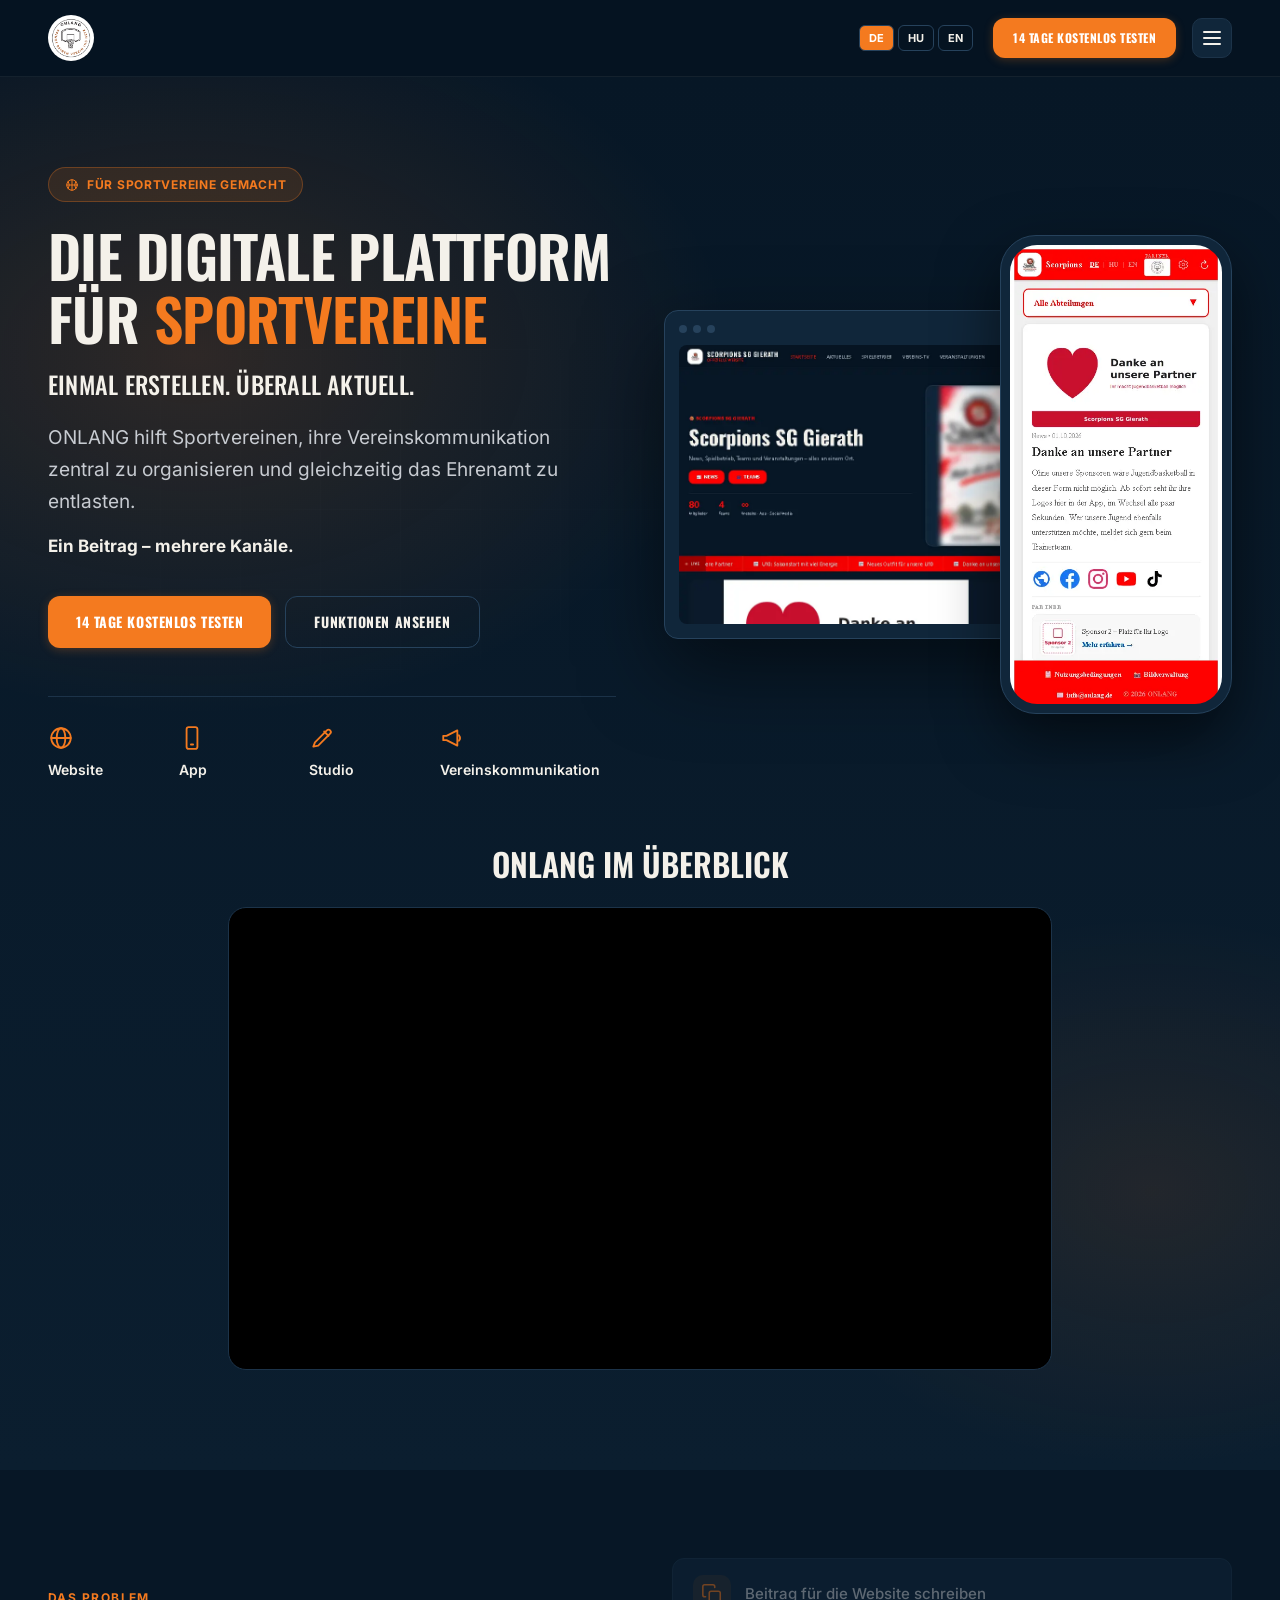
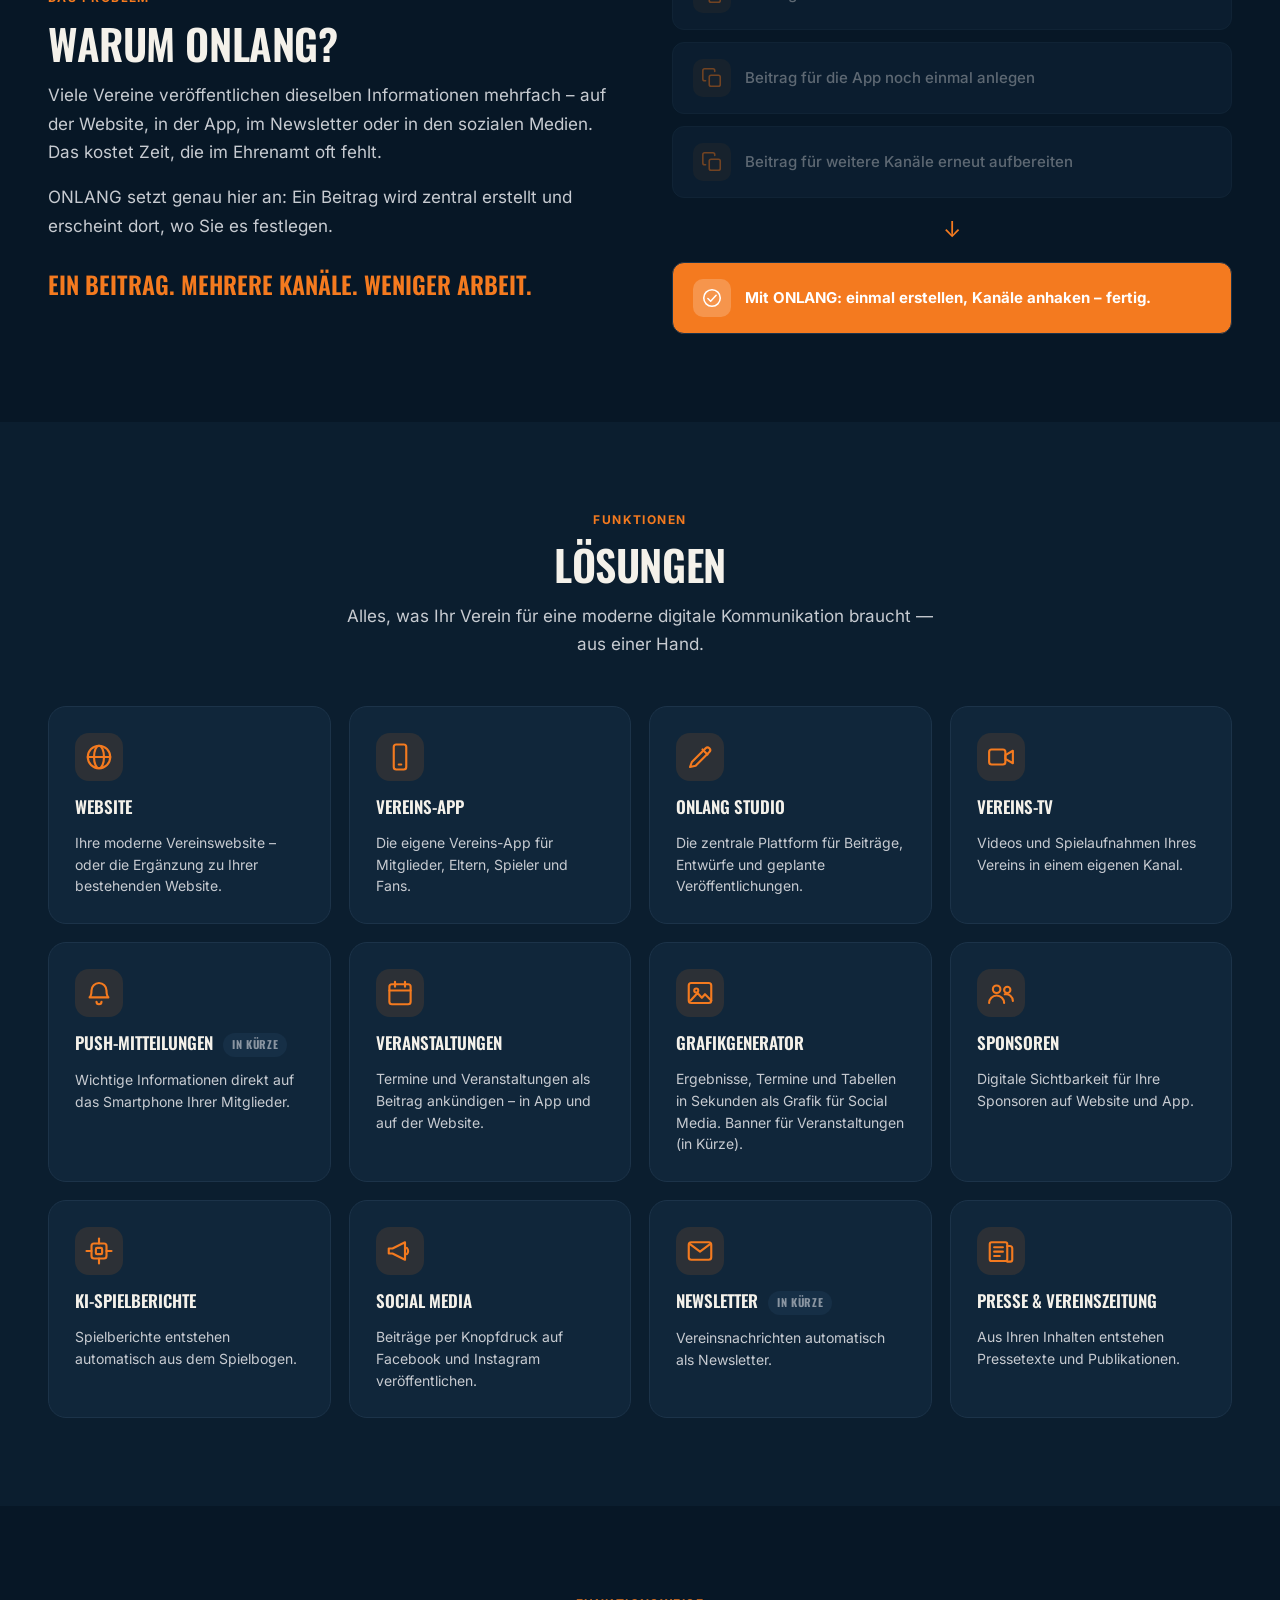
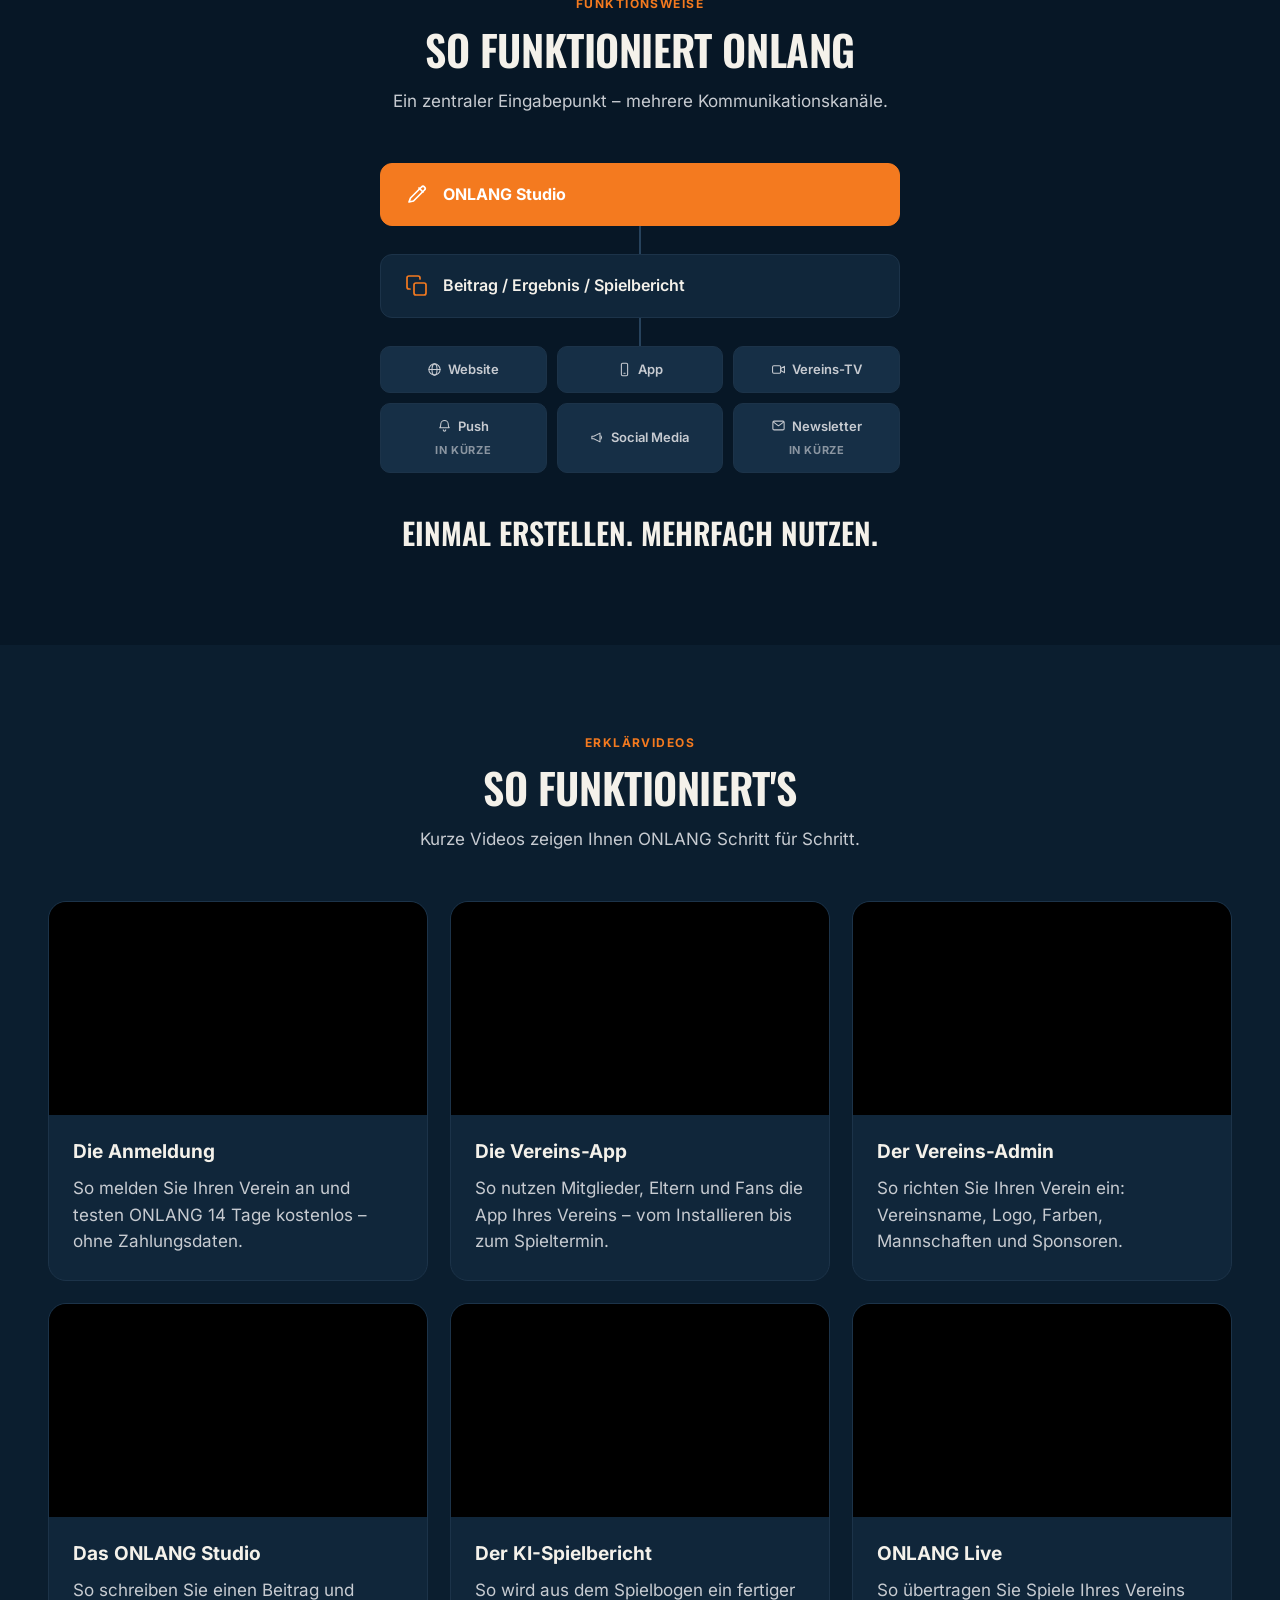
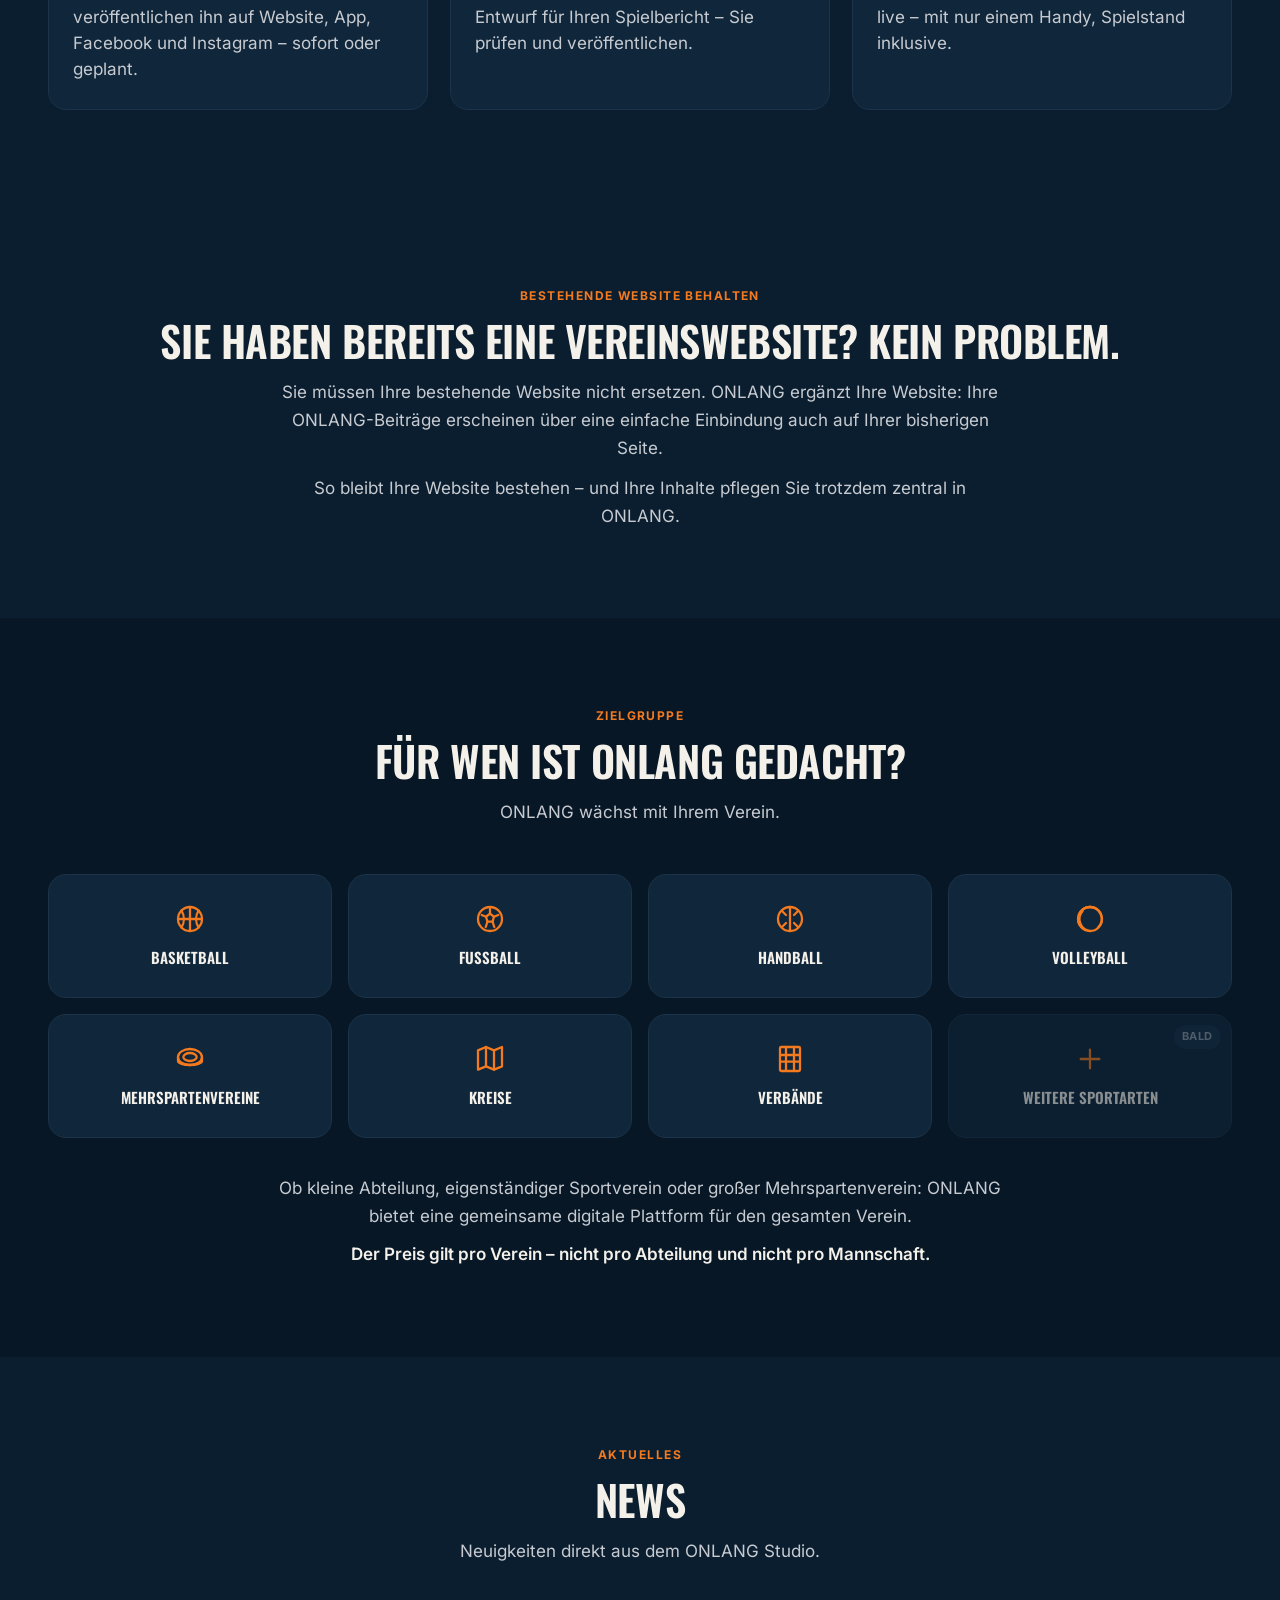
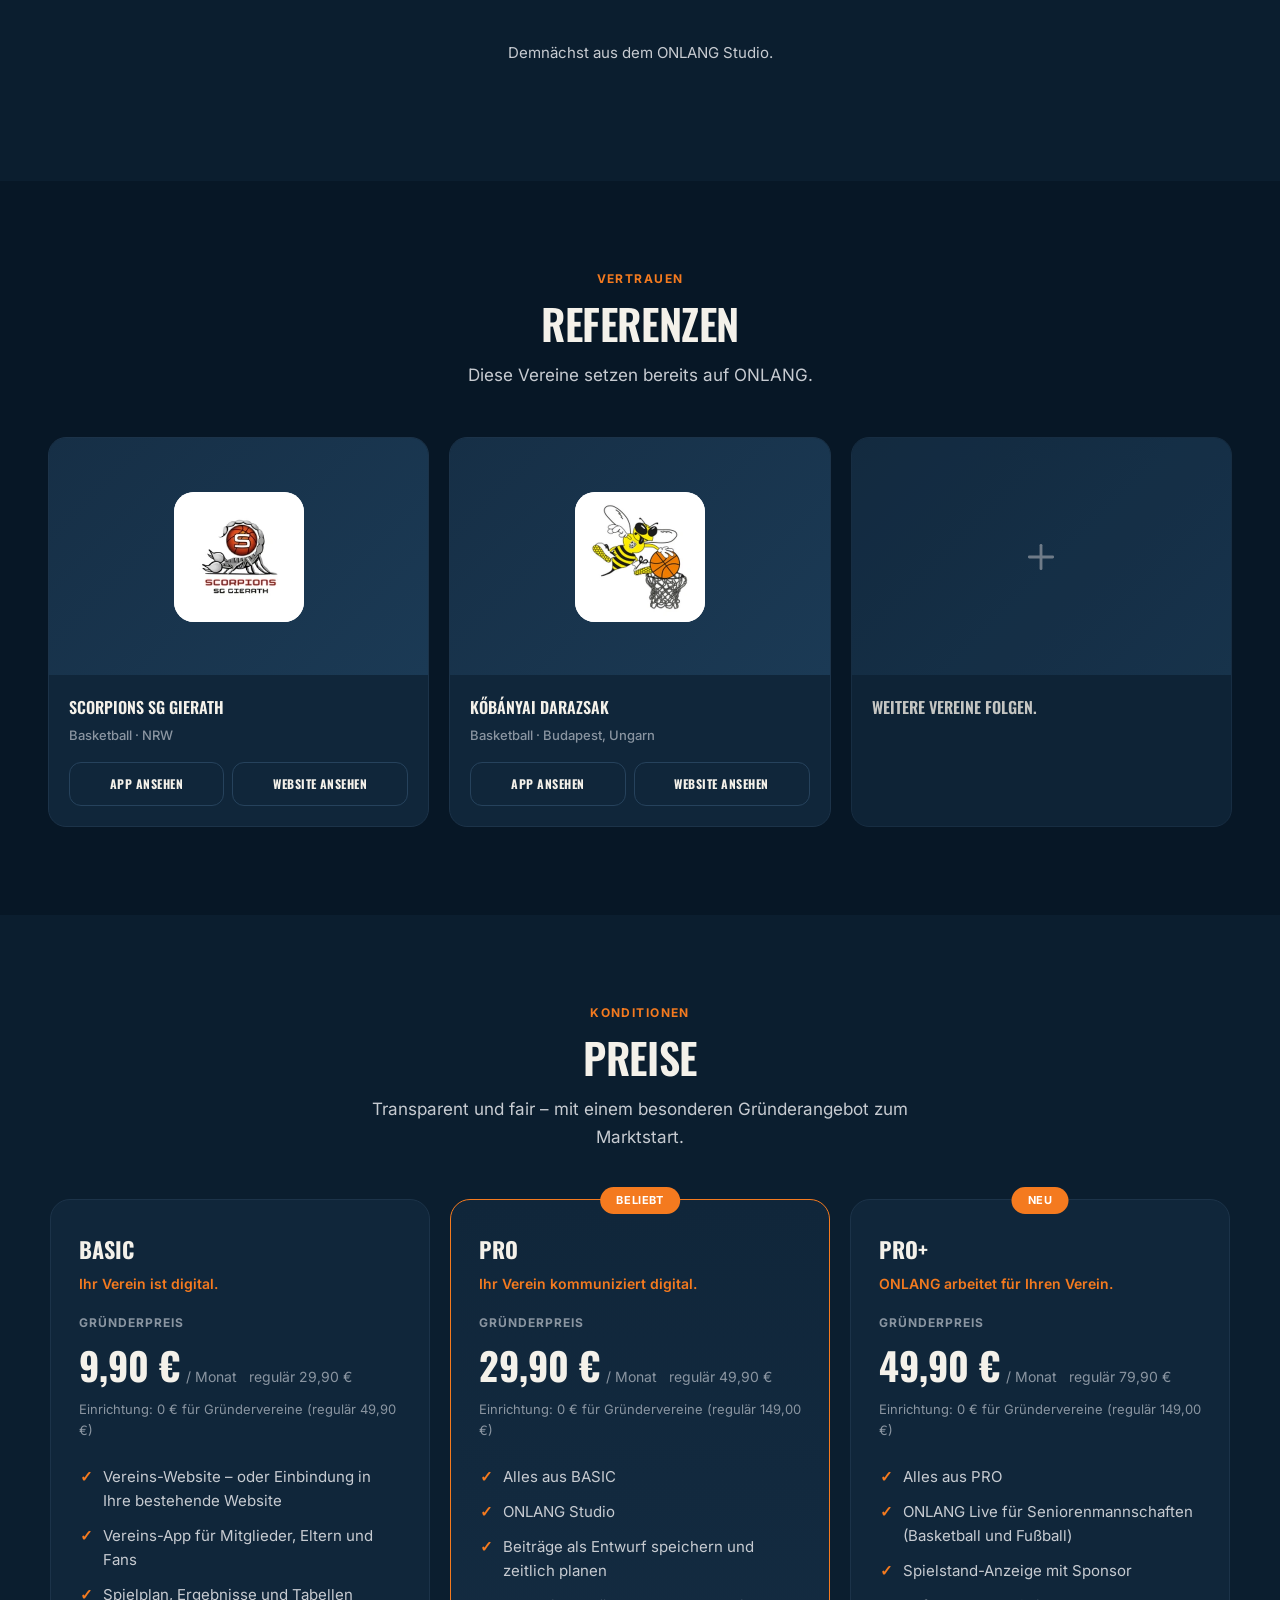
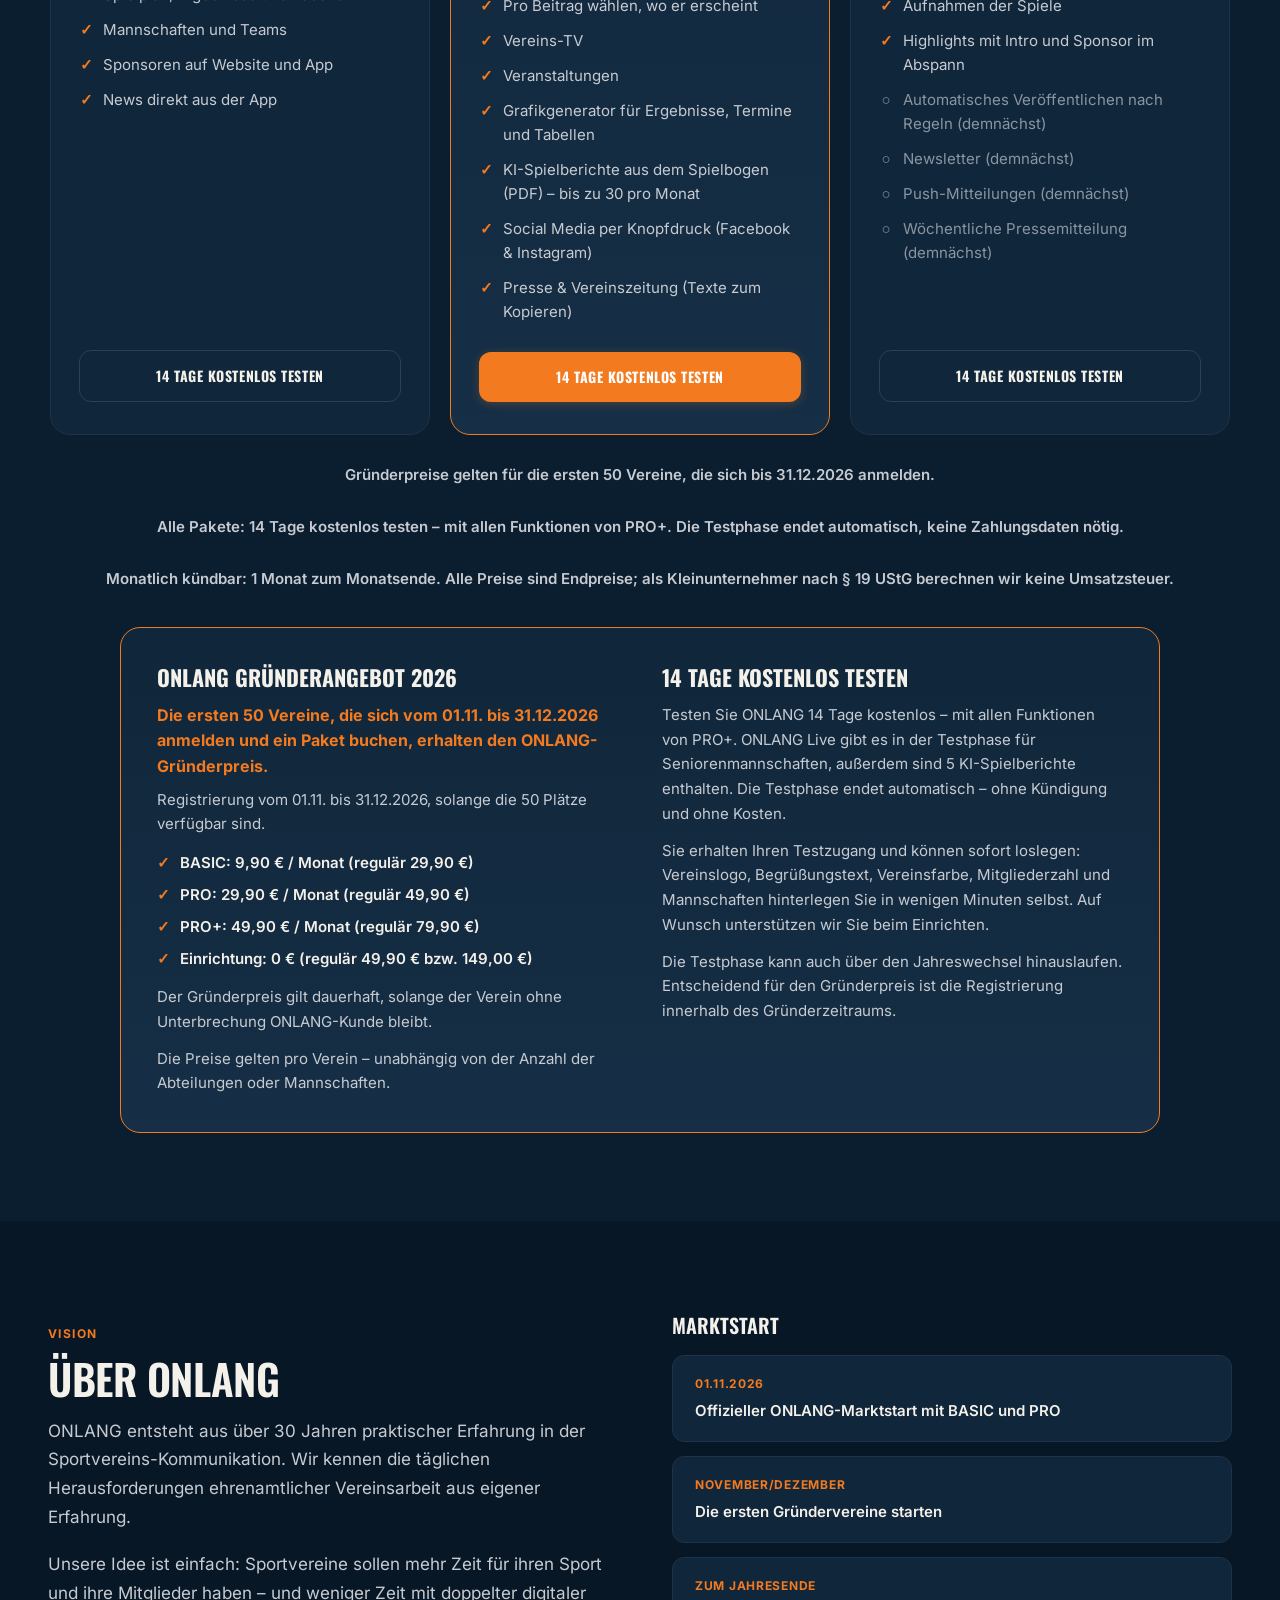
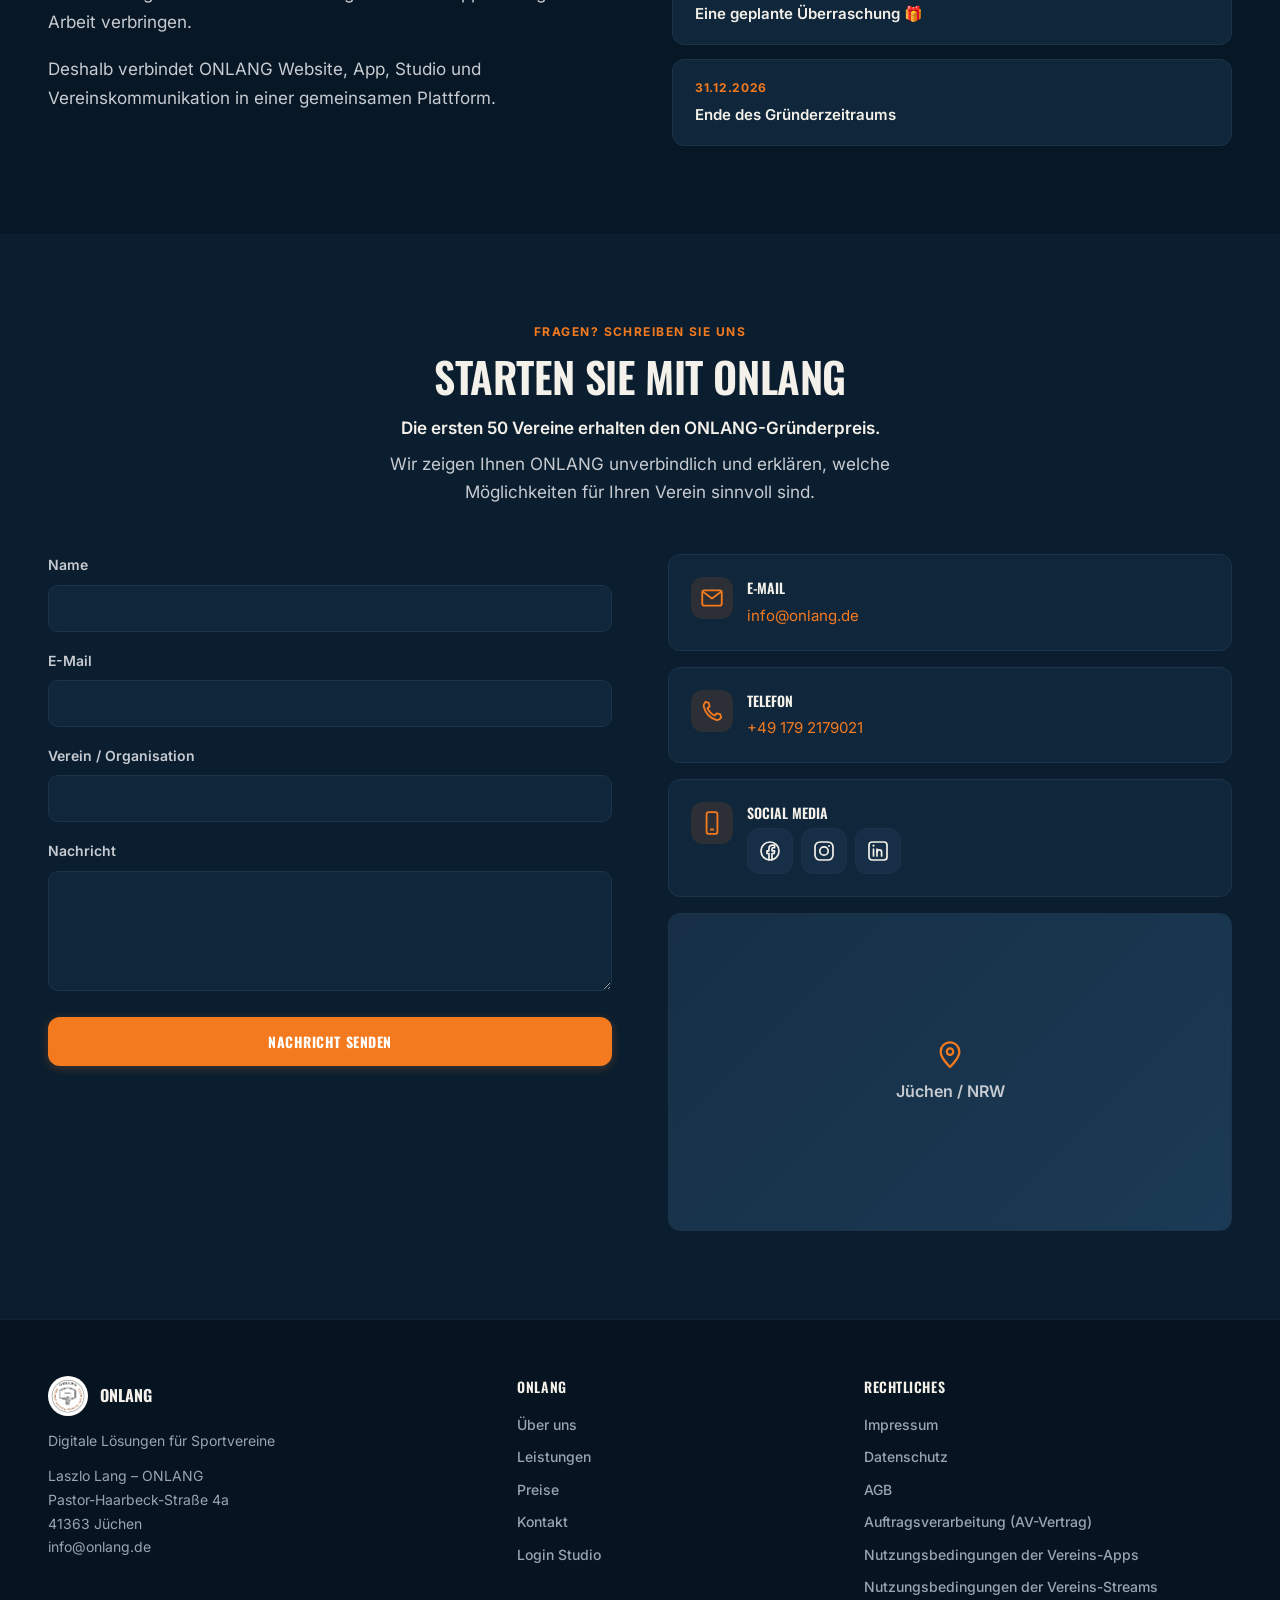
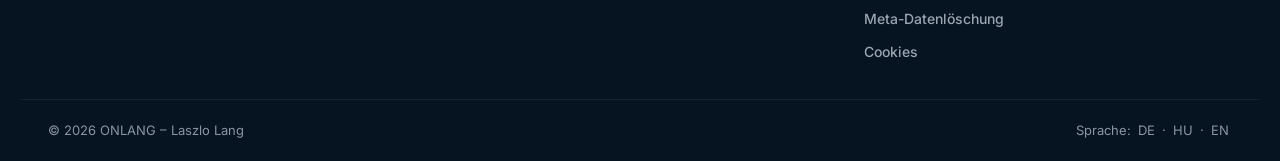
<file: index.html>
<!DOCTYPE html>
<html lang="de">
<head>
<meta charset="UTF-8">
<meta name="viewport" content="width=device-width, initial-scale=1.0">
<title>ONLANG – Die digitale Plattform für Sportvereine</title>
<meta name="description" content="ONLANG – Die digitale Plattform für Sportvereine. Website. App. Studio. Vereinskommunikation. Einmal erstellen. Überall aktuell.">
<style>
/* Schriften Oswald und Inter liegen im Ordner fonts/ (Open Font License).
   Es wird nichts von Google geladen. latin-ext enthält u. a. die
   ungarischen Zeichen ő und ű. */
@font-face{font-family:'Inter';font-style:normal;font-weight:400 700;font-display:swap;src:url('fonts/inter-latin-ext.woff2') format('woff2');unicode-range:U+0100-02BA,U+02BD-02C5,U+02C7-02CC,U+02CE-02D7,U+02DD-02FF,U+0304,U+0308,U+0329,U+1D00-1DBF,U+1E00-1E9F,U+1EF2-1EFF,U+2020,U+20A0-20AB,U+20AD-20C4,U+2113,U+2C60-2C7F,U+A720-A7FF;}
@font-face{font-family:'Inter';font-style:normal;font-weight:400 700;font-display:swap;src:url('fonts/inter-latin.woff2') format('woff2');unicode-range:U+0000-00FF,U+0131,U+0152-0153,U+02BB-02BC,U+02C6,U+02DA,U+02DC,U+0304,U+0308,U+0329,U+2000-206F,U+20AC,U+2122,U+2191,U+2193,U+2212,U+2215,U+FEFF,U+FFFD;}
@font-face{font-family:'Oswald';font-style:normal;font-weight:400 700;font-display:swap;src:url('fonts/oswald-latin-ext.woff2') format('woff2');unicode-range:U+0100-02BA,U+02BD-02C5,U+02C7-02CC,U+02CE-02D7,U+02DD-02FF,U+0304,U+0308,U+0329,U+1D00-1DBF,U+1E00-1E9F,U+1EF2-1EFF,U+2020,U+20A0-20AB,U+20AD-20C4,U+2113,U+2C60-2C7F,U+A720-A7FF;}
@font-face{font-family:'Oswald';font-style:normal;font-weight:400 700;font-display:swap;src:url('fonts/oswald-latin.woff2') format('woff2');unicode-range:U+0000-00FF,U+0131,U+0152-0153,U+02BB-02BC,U+02C6,U+02DA,U+02DC,U+0304,U+0308,U+0329,U+2000-206F,U+20AC,U+2122,U+2191,U+2193,U+2212,U+2215,U+FEFF,U+FFFD;}

/* ═══════════════════════════════════════════════════════
   ROOT VARIABLEN – Navy Theme (identisch zu app.onlang.de)
   ═══════════════════════════════════════════════════════ */
:root{
  --bg:#071726;
  --bg-soft:#0B1E2F;
  --card:#10263A;
  --card-2:#162F46;
  --card-3:#1B3A55;
  --border:#1C3349;
  --border-2:#26425C;
  --text:#F4F1EA;
  --muted:#C7CBD1;
  --faint:#8A95A1;
  --primary:#F47A1F;
  --primary-dark:#D95F0B;
  --primary-dim:rgba(244,122,31,.12);
  --hdr-bg:#061421;
  --hdr-text:#F4F1EA;
  --hdr-text-dim:#9AA5B1;
  --font-headline:'Oswald',sans-serif;
  --font-body:'Inter',sans-serif;
  --r:10px;
  --rl:12px;
  --rx:14px;
  --round:999px;
  --mw:1240px;
}

/* Schärferes Rendering für alle Headline-Elemente (Oswald) */
h1,h2,h3,.sec-title,.hero-title,.hdr-name,.btn,.loes-name,.preis-name,
.preis-amount,.news-title,.ref-name,.ftr-col-title,.ftr-name,.warum-claim,
.flow-claim,.flow-txt,.fuerwen-name,.ueber-mission-txt,.mob-nav a{
  -webkit-font-smoothing:antialiased;
  -moz-osx-font-smoothing:grayscale;
  text-rendering:optimizeLegibility;
}

*{box-sizing:border-box;margin:0;padding:0;}
html{scroll-behavior:smooth;-webkit-font-smoothing:antialiased;-moz-osx-font-smoothing:grayscale;text-rendering:optimizeLegibility;}
body{background:var(--bg);color:var(--text);font-family:var(--font-body);font-size:17px;line-height:1.6;-webkit-font-smoothing:antialiased;-moz-osx-font-smoothing:grayscale;text-rendering:optimizeLegibility;font-feature-settings:"kern" 1,"liga" 1;font-kerning:normal;font-optical-sizing:auto;overflow-x:hidden;}
a{text-decoration:none;color:inherit;}
/* Links im Text eines Beitrags: unterstrichen, lange Adressen brechen um */
#artikel-body a{text-decoration:underline;text-decoration-color:var(--primary);text-decoration-thickness:2px;text-underline-offset:3px;overflow-wrap:anywhere;}
#artikel-body a:hover{color:var(--primary);}
img{max-width:100%;display:block;}
button{font-family:inherit;border:none;background:none;cursor:pointer;}
ul{list-style:none;}
::selection{background:var(--primary);color:#fff;}
::-webkit-scrollbar{width:11px;height:11px;}
::-webkit-scrollbar-track{background:var(--bg);}
::-webkit-scrollbar-thumb{background:var(--card-3);border-radius:var(--round);border:2px solid var(--bg);}
::-webkit-scrollbar-thumb:hover{background:var(--border-2);}
html{scrollbar-width:thin;scrollbar-color:var(--card-3) var(--bg);}
.wrap{max-width:var(--mw);margin:0 auto;padding:0 28px;}
.sec{padding:88px 0;}
/* Menü-Sprung: Abschnitt endet nicht unter der festen Kopfzeile (ca. 77 px hoch). */
section[id]{scroll-margin-top:80px;}
.sec-alt{background:var(--bg-soft);}
.sec-head{margin-bottom:48px;text-align:center;}
.sec-head.left{text-align:left;}
.sec-eyebrow{font-family:var(--font-body);font-size:12px;font-weight:700;letter-spacing:.12em;text-transform:uppercase;color:var(--primary);margin-bottom:12px;}
.sec-title{font-family:var(--font-headline);font-size:clamp(28px,4vw,42px);font-weight:600;text-transform:uppercase;letter-spacing:-.01em;line-height:1.12;margin-bottom:14px;text-wrap:balance;}
.sec-sub{font-size:17px;color:var(--muted);max-width:600px;margin:0 auto;line-height:1.65;}
.sec-head.left .sec-sub{margin:0;}

/* Buttons */
.btn{display:inline-flex;align-items:center;gap:8px;font-family:var(--font-headline);font-size:14px;font-weight:700;text-transform:uppercase;letter-spacing:.04em;padding:14px 28px;border-radius:var(--rl);transition:background 220ms cubic-bezier(.4,0,.2,1),transform 220ms cubic-bezier(.4,0,.2,1),border-color 220ms cubic-bezier(.4,0,.2,1),box-shadow 220ms cubic-bezier(.4,0,.2,1);cursor:pointer;-webkit-font-smoothing:antialiased;}
.btn-primary{background:var(--primary);color:#fff;box-shadow:0 2px 10px rgba(244,122,31,.25);}
.btn-primary:hover{background:var(--primary-dark);transform:translateY(-2px);box-shadow:0 10px 26px rgba(244,122,31,.38);}
.btn-ghost{background:transparent;border:1.5px solid var(--border-2);color:var(--text);}
.btn-ghost:hover{border-color:var(--primary);background:var(--primary-dim);transform:translateY(-2px);box-shadow:0 8px 20px rgba(0,0,0,.22);}
.btn-sm{padding:10px 20px;font-size:12px;}
.btn-block{width:100%;justify-content:center;}

/* ═══════════════════════════════════════════════════════
   ICONS (einheitliches Inline-SVG-Set, ersetzt Emoji)
   ═══════════════════════════════════════════════════════ */
.ico{fill:none;stroke:currentColor;stroke-width:1.7;stroke-linecap:round;stroke-linejoin:round;display:inline-block;vertical-align:middle;flex-shrink:0;}
.hero-stat-ico .ico{width:26px;height:26px;}
.warum-row-ico .ico{width:22px;height:22px;}
.loes-ico .ico{width:30px;height:30px;}
.flow-node-ico .ico{width:24px;height:24px;}
.flow-chan .ico{width:15px;height:15px;}
.fuerwen-ico .ico{width:32px;height:32px;}
.ki-ico .ico{width:26px;height:26px;}
.ki-soc a .ico{width:24px;height:24px;}
.ki-map-ico .ico{width:32px;height:32px;}
.btn .ico-play{width:13px;height:13px;}
.hero-eyebrow .ico{width:14px;height:14px;}

@media(max-width:1024px){.sec{padding:64px 0;}}
@media(max-width:640px){.sec{padding:48px 0;}.wrap{padding:0 20px;}}

/* ═══════════════════════════════════════════════════════
   HEADER / NAVIGATION
   ═══════════════════════════════════════════════════════ */
.hdr{position:sticky;top:0;z-index:100;background:rgba(6,20,33,.92);backdrop-filter:blur(10px);border-bottom:1px solid rgba(255,255,255,.06);}
.hdr-in{max-width:var(--mw);margin:0 auto;padding:0 28px;height:76px;display:flex;align-items:center;justify-content:space-between;}
.hdr-brand{display:flex;align-items:center;gap:12px;}
.hdr-logo{width:42px;height:42px;border-radius:var(--rl);background:var(--primary);display:flex;align-items:center;justify-content:center;font-family:var(--font-headline);font-size:17px;font-weight:700;color:#fff;flex-shrink:0;}
.hdr-logo-img{width:46px;height:46px;border-radius:50%;background:#fff;padding:2px;object-fit:contain;flex-shrink:0;}
.hdr-name{font-family:var(--font-headline);font-size:19px;font-weight:700;text-transform:uppercase;letter-spacing:.03em;color:var(--hdr-text);}
.hdr-nav{display:flex;align-items:center;gap:14px;}
.hdr-nav a{position:relative;font-size:15px;font-weight:600;color:var(--hdr-text-dim);transition:color 200ms cubic-bezier(.4,0,.2,1);}
.hdr-nav a::after{content:'';position:absolute;left:0;right:100%;bottom:-6px;height:1.5px;background:var(--primary);transition:right 220ms cubic-bezier(.4,0,.2,1);}
.hdr-nav a:hover{color:var(--text);}
.hdr-nav a:hover::after{right:0;}
.hdr-right{display:flex;align-items:center;gap:16px;}
.hdr-burger{display:none;width:40px;height:40px;border-radius:var(--r);background:var(--card);border:1px solid var(--border);align-items:center;justify-content:center;flex-direction:column;gap:4px;flex-shrink:0;}
.hdr-burger span{width:18px;height:2px;background:var(--text);border-radius:2px;}
.mob-nav{display:none;position:fixed;inset:76px 0 0 0;background:var(--hdr-bg);z-index:99;padding:32px 28px;flex-direction:column;gap:0;overflow-y:auto;}
.mob-nav.open{display:flex;}
.mob-nav a{font-family:var(--font-headline);font-size:20px;font-weight:600;text-transform:uppercase;color:var(--hdr-text);padding:16px 0;border-bottom:1px solid rgba(255,255,255,.06);}
.mob-nav .btn{margin-top:20px;}

/* ═══════════════════════════════════════════════════════
   HERO
   ═══════════════════════════════════════════════════════ */
.hero{position:relative;padding:90px 0 100px;overflow:hidden;}
.hero::before{content:'';position:absolute;inset:0;background:radial-gradient(ellipse 900px 600px at 15% 20%,rgba(244,122,31,.16),transparent 60%),radial-gradient(ellipse 700px 500px at 90% 80%,rgba(244,122,31,.10),transparent 55%),linear-gradient(180deg,var(--bg) 0%,var(--bg-soft) 100%);z-index:0;}
.hero::after{content:'';position:absolute;inset:0;background-image:repeating-linear-gradient(90deg,rgba(255,255,255,.025) 0px,transparent 1px,transparent 80px),repeating-linear-gradient(0deg,rgba(255,255,255,.025) 0px,transparent 1px,transparent 80px);z-index:0;mask-image:radial-gradient(ellipse 800px 500px at 30% 30%,#000,transparent 70%);}
.hero-in{position:relative;z-index:1;max-width:var(--mw);margin:0 auto;padding:0 28px;display:grid;grid-template-columns:1.05fr .95fr;gap:56px;align-items:center;}
.hero-left{min-width:0;}
.hero-eyebrow{display:inline-flex;align-items:center;gap:8px;background:var(--primary-dim);border:1px solid rgba(244,122,31,.3);color:var(--primary);font-size:12px;font-weight:700;letter-spacing:.06em;text-transform:uppercase;padding:7px 16px;border-radius:var(--round);margin-bottom:22px;}
.hero-title{font-family:var(--font-headline);font-size:clamp(34px,5vw,58px);font-weight:600;text-transform:uppercase;line-height:1.08;letter-spacing:-.01em;margin-bottom:22px;text-wrap:balance;}
.hero-title span{color:var(--primary);}
/* Erster Teil des Titels weiß, nur der zweite Teil (Hervorhebung) orange – in allen Sprachen. */
.hero-title span[data-i18n="web_hero_title"]{color:inherit;}
.hero-sub{font-size:19px;color:var(--muted);line-height:1.7;max-width:520px;margin-bottom:36px;}
.hero-btns{display:flex;gap:14px;flex-wrap:wrap;margin-bottom:48px;}
.hero-stats{display:grid;grid-template-columns:repeat(4,1fr);gap:0;border-top:1px solid var(--border);padding-top:28px;}
.hero-stat{padding-right:16px;}
.hero-stat-ico{display:flex;align-items:center;margin-bottom:8px;color:var(--primary);}
.hero-stat-lbl{font-size:14px;font-weight:600;color:var(--text);}

.hero-visual{position:relative;display:flex;align-items:center;justify-content:center;min-height:420px;}
.hv-laptop{position:relative;width:88%;max-width:460px;}
.hv-laptop-screen{background:var(--card);border:1px solid var(--border-2);border-radius:14px 14px 0 0;padding:14px 14px 0;box-shadow:0 30px 80px rgba(0,0,0,.5);}
.hv-laptop-bar{display:flex;gap:6px;padding-bottom:12px;}
.hv-laptop-dot{width:8px;height:8px;border-radius:50%;background:var(--border-2);}
.hv-laptop-content{background:var(--bg);border-radius:8px 8px 0 0;padding:20px;aspect-ratio:16/10;display:flex;flex-direction:column;gap:10px;}
.hv-laptop-row{height:10px;background:var(--card-2);border-radius:4px;}
.hv-laptop-row.w1{width:55%;height:16px;background:var(--primary);opacity:.85;}
.hv-laptop-row.w2{width:90%;}
.hv-laptop-row.w3{width:75%;}
.hv-laptop-cards{display:grid;grid-template-columns:1fr 1fr 1fr;gap:8px;margin-top:6px;}
.hv-laptop-card{background:var(--card-2);border-radius:6px;aspect-ratio:1;display:flex;align-items:center;justify-content:center;font-size:18px;}
.hv-laptop-base{height:14px;background:linear-gradient(180deg,var(--card-3),var(--border-2));border-radius:0 0 10px 10px;position:relative;}
.hv-laptop-base::after{content:'';position:absolute;left:50%;top:0;transform:translateX(-50%);width:60px;height:5px;background:var(--border);border-radius:0 0 6px 6px;}
.hv-phone{position:absolute;right:-6%;bottom:-8%;width:148px;background:var(--card);border:1px solid var(--border-2);border-radius:26px;padding:10px;box-shadow:0 24px 60px rgba(0,0,0,.55);}
.hv-phone-screen{background:var(--bg);border-radius:18px;aspect-ratio:9/18;padding:16px 12px;display:flex;flex-direction:column;align-items:center;gap:8px;}
.hv-phone-logo{width:34px;height:34px;border-radius:10px;background:var(--primary);display:flex;align-items:center;justify-content:center;font-family:var(--font-headline);font-size:13px;font-weight:700;color:#fff;margin-bottom:4px;}
.hv-phone-row{width:100%;height:7px;background:var(--card-2);border-radius:4px;}
.hv-phone-row.w1{width:70%;}
.hv-phone-row.w2{width:85%;}
.hv-phone-card{width:100%;aspect-ratio:2.4;background:var(--card-2);border-radius:8px;margin-top:6px;}

@media(max-width:1024px){
  .hero-in{grid-template-columns:1fr;gap:48px;}
  .hero-visual{order:-1;min-height:320px;}
  .hv-laptop{max-width:380px;}
  .hero-stats{grid-template-columns:repeat(2,1fr);gap:20px;}
}
@media(max-width:640px){
  .hdr-nav{display:none;}
  .hdr-right .btn{display:none;}
  .hdr-burger{display:flex;}
  .hero{padding:48px 0 64px;}
  .hero-btns{flex-direction:column;}
  .hero-btns .btn{width:100%;justify-content:center;}
  .hv-phone{width:108px;right:-2%;}
}

/* ═══════════════════════════════════════════════════════
   WARUM ONLANG
   ═══════════════════════════════════════════════════════ */
.warum-in{display:grid;grid-template-columns:1fr 1fr;gap:64px;align-items:center;}
.warum-visual{display:flex;flex-direction:column;gap:12px;}
.warum-row{display:flex;align-items:center;gap:14px;background:var(--card);border:1px solid var(--border);border-radius:var(--rl);padding:16px 20px;}
.warum-row.cross{opacity:.45;}
.warum-row-ico{width:38px;height:38px;border-radius:10px;background:var(--primary-dim);display:flex;align-items:center;justify-content:center;color:var(--primary);flex-shrink:0;}
.warum-row-txt{font-size:15px;font-weight:500;color:var(--muted);}
.warum-arrow{text-align:center;font-size:22px;color:var(--primary);margin:2px 0;}
.warum-final{background:var(--primary);}
.warum-final .warum-row-txt{color:#fff;font-weight:700;}
.warum-final .warum-row-ico{background:rgba(255,255,255,.2);color:#fff;}
.warum-text p{font-size:17px;color:var(--muted);line-height:1.7;margin-bottom:16px;}
.warum-text strong{color:var(--text);}
.warum-claim{font-family:var(--font-headline);font-size:24px;font-weight:600;text-transform:uppercase;color:var(--primary);margin-top:24px;}

@media(max-width:1024px){.warum-in{grid-template-columns:1fr;gap:40px;}}

/* ═══════════════════════════════════════════════════════
   LÖSUNGEN GRID
   ═══════════════════════════════════════════════════════ */
.loes-grid{display:grid;grid-template-columns:repeat(4,1fr);gap:18px;}
.loes-card{background:var(--card);border:1px solid var(--border);border-radius:18px;padding:26px;display:flex;flex-direction:column;gap:12px;transition:transform 240ms cubic-bezier(.4,0,.2,1),border-color 240ms cubic-bezier(.4,0,.2,1),box-shadow 240ms cubic-bezier(.4,0,.2,1);cursor:pointer;}
.loes-card:hover{transform:translateY(-4px);border-color:var(--border-2);box-shadow:0 14px 32px rgba(0,0,0,.3);}
.loes-ico{width:48px;height:48px;border-radius:14px;background:var(--primary-dim);display:flex;align-items:center;justify-content:center;color:var(--primary);}
.loes-name{font-family:var(--font-headline);font-size:17px;font-weight:600;text-transform:uppercase;}
.loes-desc{font-size:14px;color:var(--muted);line-height:1.55;flex:1;}
.loes-soon{display:inline-block;font-size:11px;font-weight:700;letter-spacing:.06em;text-transform:uppercase;color:var(--faint);background:var(--card-2);padding:3px 9px;border-radius:var(--round);width:fit-content;}

@media(max-width:1024px){.loes-grid{grid-template-columns:repeat(2,1fr);}}
@media(max-width:640px){.loes-grid{grid-template-columns:1fr;}}
/* So funktioniert's: drei Erklärvideos (App, Admin, Studio) */
.ev-grid{display:grid;grid-template-columns:repeat(3,1fr);gap:22px;}
.ev-card{background:var(--card);border:1px solid var(--border);border-radius:18px;overflow:hidden;display:flex;flex-direction:column;}
.ev-video{aspect-ratio:16/9;background:#000;position:relative;}
.ev-video iframe{display:block;width:100%;height:100%;border:0;}
/* Hochformat (Short): am Computer gleiche Kartenhoehe wie die anderen (YouTube zeigt das Video mittig),
   am Handy ein hoher Kasten, damit das Video gross erscheint */
.ev-platzhalter{position:absolute;inset:0;display:flex;flex-direction:column;align-items:center;justify-content:center;gap:10px;background:linear-gradient(135deg,var(--card-2),var(--card-3));color:var(--muted);font-size:14px;}
.ev-play{width:58px;height:58px;border-radius:50%;background:var(--primary);display:flex;align-items:center;justify-content:center;}
.ev-play::after{content:'';border-style:solid;border-width:11px 0 11px 18px;border-color:transparent transparent transparent #fff;margin-left:5px;}
.ev-body{padding:22px 24px 26px;display:flex;flex-direction:column;gap:8px;}
.ev-name{font-weight:700;font-size:19px;color:var(--text);}
.ev-desc{color:var(--muted);line-height:1.55;}
.ev-hinweis{color:var(--muted);font-size:13px;text-align:center;margin:-8px 0 18px;}
.ev-hinweis:empty{display:none;}
@media(max-width:1024px){.ev-grid{grid-template-columns:1fr;max-width:640px;margin:0 auto;}.ev-video.ev-hoch{aspect-ratio:auto;height:min(78vh,600px);}}

/* ═══════════════════════════════════════════════════════
   SO FUNKTIONIERT ONLANG (Flow-Diagramm)
   ═══════════════════════════════════════════════════════ */
.flow-wrap{display:flex;flex-direction:column;align-items:center;gap:0;max-width:520px;margin:0 auto;}
.flow-node{width:100%;background:var(--card);border:1px solid var(--border);border-radius:var(--rl);padding:18px 24px;display:flex;align-items:center;gap:14px;}
.flow-node.start{background:var(--primary);border-color:var(--primary);}
.flow-node.start .flow-txt{color:#fff;font-weight:700;}
.flow-node-ico{display:flex;align-items:center;justify-content:center;color:#fff;flex-shrink:0;}
.flow-txt{font-size:16px;font-weight:600;color:var(--text);}
.flow-line{width:2px;height:28px;background:var(--border-2);}
.flow-channels{display:grid;grid-template-columns:repeat(3,1fr);gap:10px;width:100%;}
.flow-chan{background:var(--card-2);border:1px solid var(--border);border-radius:var(--r);padding:12px;text-align:center;font-size:13px;font-weight:600;color:var(--muted);display:flex;align-items:center;justify-content:center;gap:6px;}
.flow-claim{text-align:center;margin-top:36px;font-family:var(--font-headline);font-size:clamp(20px,3vw,30px);font-weight:600;text-transform:uppercase;color:var(--text);}
.flow-claim span{color:var(--primary);}

@media(max-width:640px){.flow-channels{grid-template-columns:repeat(2,1fr);}}

/* ═══════════════════════════════════════════════════════
   FÜR WEN
   ═══════════════════════════════════════════════════════ */
.fuerwen-grid{display:grid;grid-template-columns:repeat(4,1fr);gap:16px;}
.fuerwen-tile{position:relative;background:var(--card);border:1px solid var(--border);border-radius:18px;padding:28px 20px;text-align:center;display:flex;flex-direction:column;align-items:center;gap:10px;transition:transform 240ms cubic-bezier(.4,0,.2,1),border-color 240ms cubic-bezier(.4,0,.2,1),box-shadow 240ms cubic-bezier(.4,0,.2,1);}
.fuerwen-tile:hover{transform:translateY(-4px);border-color:var(--primary);box-shadow:0 14px 32px rgba(0,0,0,.28);}
.fuerwen-ico{display:flex;align-items:center;justify-content:center;color:var(--primary);}
.fuerwen-name{font-family:var(--font-headline);font-size:15px;font-weight:600;text-transform:uppercase;}
.fuerwen-tile.soon{opacity:.55;}
.fuerwen-badge{position:absolute;top:10px;right:10px;font-size:11px;font-weight:700;letter-spacing:.05em;text-transform:uppercase;background:var(--card-2);color:var(--faint);padding:3px 8px;border-radius:var(--round);}

@media(max-width:1024px){.fuerwen-grid{grid-template-columns:repeat(3,1fr);}}
@media(max-width:640px){.fuerwen-grid{grid-template-columns:repeat(2,1fr);}}

/* ═══════════════════════════════════════════════════════
   REFERENZEN
   ═══════════════════════════════════════════════════════ */
.ref-grid{display:grid;grid-template-columns:repeat(3,1fr);gap:20px;}
.ref-card{background:var(--card);border:1px solid var(--border);border-radius:18px;overflow:hidden;transition:transform 240ms cubic-bezier(.4,0,.2,1),border-color 240ms cubic-bezier(.4,0,.2,1),box-shadow 240ms cubic-bezier(.4,0,.2,1);}
.ref-card:hover{transform:translateY(-4px);border-color:var(--border-2);box-shadow:0 14px 32px rgba(0,0,0,.3);}
.ref-shot{aspect-ratio:16/10;background:linear-gradient(135deg,var(--card-2),var(--card-3));display:flex;align-items:center;justify-content:center;position:relative;overflow:hidden;}
.ref-shot-mock{width:80%;display:flex;flex-direction:column;gap:6px;}
.ref-shot-bar{height:6px;background:rgba(255,255,255,.08);border-radius:3px;}
.ref-shot-bar.w1{width:60%;height:10px;background:var(--primary);opacity:.7;}
.ref-shot-bar.w2{width:90%;}
.ref-shot-bar.w3{width:70%;}
.ref-body{padding:20px;}
.ref-name{font-family:var(--font-headline);font-size:16px;font-weight:600;text-transform:uppercase;margin-bottom:4px;}
.ref-meta{font-size:13px;font-weight:500;color:var(--faint);}

@media(max-width:1024px){.ref-grid{grid-template-columns:repeat(2,1fr);}}
@media(max-width:640px){.ref-grid{grid-template-columns:1fr;}}

/* ═══════════════════════════════════════════════════════
   PREISE
   ═══════════════════════════════════════════════════════ */
.preis-grid{display:grid;grid-template-columns:repeat(3,1fr);gap:20px;align-items:stretch;}
.preis-card{background:var(--card);border:1px solid var(--border);border-radius:20px;padding:32px 28px;display:flex;flex-direction:column;position:relative;transition:transform 240ms cubic-bezier(.4,0,.2,1),border-color 240ms cubic-bezier(.4,0,.2,1),box-shadow 240ms cubic-bezier(.4,0,.2,1);}
.preis-card:hover{transform:translateY(-4px);box-shadow:0 16px 36px rgba(0,0,0,.32);}
.preis-card.featured{border-color:var(--primary);background:linear-gradient(180deg,var(--card) 0%,var(--card-2) 100%);}
.preis-badge{position:absolute;top:-13px;left:50%;transform:translateX(-50%);background:var(--primary);color:#fff;font-size:11px;font-weight:700;letter-spacing:.06em;text-transform:uppercase;padding:5px 16px;border-radius:var(--round);white-space:nowrap;}
.preis-name{font-family:var(--font-headline);font-size:22px;font-weight:700;text-transform:uppercase;margin-bottom:6px;}
.preis-tag{font-size:14px;color:var(--primary);font-weight:600;margin-bottom:18px;min-height:18px;}
.preis-price{display:flex;align-items:baseline;gap:6px;margin-bottom:4px;}
.preis-amount{font-family:var(--font-headline);font-size:38px;font-weight:700;}
.preis-period{font-size:14px;color:var(--faint);}
.preis-setup{font-size:13px;color:var(--faint);margin-bottom:24px;}
.preis-features{display:flex;flex-direction:column;gap:11px;margin-bottom:28px;flex:1;}
.preis-feature{display:flex;align-items:center;gap:10px;font-size:15px;color:var(--muted);}
.preis-feature-ico{color:var(--primary);font-weight:700;flex-shrink:0;}
.preis-feature.dim{color:var(--faint);}
.preis-feature.dim .preis-feature-ico{color:var(--faint);}

@media(max-width:1024px){.preis-grid{grid-template-columns:1fr;max-width:420px;margin:0 auto;}}

/* ═══════════════════════════════════════════════════════
   NEWS
   ═══════════════════════════════════════════════════════ */
.news-grid{display:grid;grid-template-columns:repeat(3,1fr);gap:18px;}
.news-card{background:var(--card);border:1px solid var(--border);border-radius:18px;overflow:hidden;transition:transform 240ms cubic-bezier(.4,0,.2,1),box-shadow 240ms cubic-bezier(.4,0,.2,1);}
.news-card:hover{transform:translateY(-4px);box-shadow:0 14px 32px rgba(0,0,0,.3);}
.news-thumb{aspect-ratio:16/9;background:linear-gradient(135deg,var(--card-2),var(--card-3));display:flex;align-items:center;justify-content:center;font-size:64px;}
.news-body{padding:18px 20px;}
.news-cat{font-size:11px;font-weight:700;letter-spacing:.06em;text-transform:uppercase;color:var(--primary);margin-bottom:8px;}
.news-title{font-family:var(--font-headline);font-size:16px;font-weight:600;text-transform:uppercase;line-height:1.3;margin-bottom:8px;}
.news-date{font-size:13px;font-weight:500;color:var(--faint);}

@media(max-width:1024px){.news-grid{grid-template-columns:repeat(2,1fr);}}
@media(max-width:640px){.news-grid{grid-template-columns:1fr;}}

/* ═══════════════════════════════════════════════════════
   ÜBER ONLANG
   ═══════════════════════════════════════════════════════ */
.ueber-in{display:grid;grid-template-columns:1fr 1fr;gap:64px;align-items:center;}
.ueber-text p{font-size:17px;color:var(--muted);line-height:1.7;margin-bottom:18px;}
.ueber-mission{background:var(--card);border:1px solid var(--border-2);border-left:3px solid var(--primary);border-radius:var(--r);padding:20px 24px;margin-top:8px;}
.ueber-mission-lbl{font-size:12px;font-weight:700;letter-spacing:.08em;text-transform:uppercase;color:var(--primary);margin-bottom:8px;}
.ueber-mission-txt{font-family:var(--font-headline);font-size:18px;font-weight:500;text-transform:none;line-height:1.4;}
.ueber-roadmap{display:flex;flex-direction:column;gap:14px;}
.ueber-rm-group{background:var(--card);border:1px solid var(--border);border-radius:var(--rl);padding:18px 22px;}
.ueber-rm-lbl{font-size:12px;font-weight:700;letter-spacing:.06em;text-transform:uppercase;color:var(--faint);margin-bottom:10px;}
.ueber-rm-chips{display:flex;flex-wrap:wrap;gap:8px;}
.ueber-rm-chip{font-size:13px;font-weight:600;padding:6px 14px;border-radius:var(--round);background:var(--card-2);color:var(--muted);}
.ueber-rm-chip.active{background:var(--primary);color:#fff;}

@media(max-width:1024px){.ueber-in{grid-template-columns:1fr;gap:40px;}}

/* ═══════════════════════════════════════════════════════
   KONTAKT
   ═══════════════════════════════════════════════════════ */
.kontakt-in{display:grid;grid-template-columns:1fr 1fr;gap:56px;}
.kf-group{margin-bottom:18px;}
.kf-label{display:block;font-size:14px;font-weight:600;color:var(--muted);margin-bottom:8px;}
.kf-input,.kf-textarea{width:100%;background:var(--card);border:1px solid var(--border);border-radius:var(--r);padding:13px 16px;color:var(--text);font-family:var(--font-body);font-size:15px;transition:border-color 150ms ease;}
.kf-input:focus,.kf-textarea:focus{outline:none;border-color:var(--primary);}
.kf-textarea{resize:vertical;min-height:120px;}
.kf-status{margin-top:14px;padding:13px 16px;border-radius:var(--r);font-size:14px;font-weight:600;text-align:center;}
.kf-status.ok{background:rgba(34,197,94,.12);border:1px solid rgba(34,197,94,.35);color:#4ade80;}
.kf-status.err{background:rgba(239,68,68,.12);border:1px solid rgba(239,68,68,.35);color:#f87171;}
.kf-status.pending{background:var(--card-2);border:1px solid var(--border);color:var(--muted);}
.kontakt-info{display:flex;flex-direction:column;gap:16px;}
.ki-card{background:var(--card);border:1px solid var(--border);border-radius:var(--rl);padding:22px;display:flex;align-items:flex-start;gap:14px;}
.ki-ico{width:42px;height:42px;border-radius:12px;background:var(--primary-dim);display:flex;align-items:center;justify-content:center;color:var(--primary);flex-shrink:0;}
.ki-lbl{font-family:var(--font-headline);font-size:14px;font-weight:600;text-transform:uppercase;margin-bottom:4px;}
.ki-val{font-size:15px;color:var(--muted);}
.ki-val a{color:var(--primary);}
.ki-soc{display:flex;gap:8px;margin-top:4px;}
.ki-soc a{width:46px;height:46px;background:var(--card-2);border:1px solid var(--border);border-radius:12px;display:flex;align-items:center;justify-content:center;transition:border-color 200ms cubic-bezier(.4,0,.2,1),transform 200ms cubic-bezier(.4,0,.2,1),box-shadow 200ms cubic-bezier(.4,0,.2,1),color 200ms cubic-bezier(.4,0,.2,1);}
.ki-soc a:hover{transform:translateY(-2px);box-shadow:0 8px 18px rgba(0,0,0,.25);color:var(--primary);}
.ki-soc a:hover{border-color:var(--primary);}
.ki-map{aspect-ratio:16/9;background:linear-gradient(135deg,var(--card-2),var(--card-3));border:1px solid var(--border);border-radius:var(--rl);display:flex;flex-direction:column;align-items:center;justify-content:center;gap:8px;}
.ki-map-ico{display:flex;align-items:center;justify-content:center;color:var(--primary);}
.ki-map-txt{font-size:16px;color:var(--muted);font-weight:600;}

@media(max-width:1024px){.kontakt-in{grid-template-columns:1fr;gap:36px;}}

/* ═══════════════════════════════════════════════════════
   FOOTER
   ═══════════════════════════════════════════════════════ */
.ftr{background:var(--hdr-bg);border-top:1px solid rgba(255,255,255,.06);}
.ftr-top{max-width:var(--mw);margin:0 auto;padding:56px 28px 36px;display:grid;grid-template-columns:1.4fr 1fr 1.2fr;gap:40px;}
.ftr-addr{font-style:normal;font-size:14px;color:var(--hdr-text-dim);line-height:1.7;margin-top:12px;}
.ftr-addr a{color:var(--hdr-text-dim);}
.ftr-lang{font-size:13px;color:var(--faint);}
.ftr-lang button{background:none;border:none;color:var(--faint);font:inherit;cursor:pointer;padding:2px 3px;}
.ftr-lang button:hover{color:var(--primary);}
.ftr-brand{display:flex;align-items:center;gap:12px;margin-bottom:14px;}
.ftr-logo{width:38px;height:38px;border-radius:var(--r);background:var(--primary);display:flex;align-items:center;justify-content:center;font-family:var(--font-headline);font-size:15px;font-weight:700;color:#fff;}
.ftr-logo-img{width:40px;height:40px;border-radius:50%;background:#fff;padding:2px;object-fit:contain;}
.ftr-name{font-family:var(--font-headline);font-size:16px;font-weight:700;text-transform:uppercase;color:var(--hdr-text);}
.ftr-desc{font-size:14px;color:var(--hdr-text-dim);line-height:1.6;max-width:280px;}
.ftr-col-title{font-family:var(--font-headline);font-size:14px;font-weight:600;text-transform:uppercase;letter-spacing:.04em;color:var(--text);margin-bottom:16px;}
.ftr-links{display:flex;flex-direction:column;gap:10px;}
.ftr-links a{font-size:14px;font-weight:500;color:var(--hdr-text-dim);transition:color 200ms cubic-bezier(.4,0,.2,1);}
.ftr-links a:hover{color:var(--primary);}
.ftr-soon{font-size:14px;color:var(--hdr-text-dim);opacity:.55;cursor:default;}
.ftr-bottom{border-top:1px solid rgba(255,255,255,.06);padding:18px 28px;max-width:var(--mw);margin:0 auto;display:flex;align-items:center;justify-content:space-between;flex-wrap:wrap;gap:10px;}
.ftr-copy{font-size:13px;color:var(--faint);}
.ftr-legal{display:flex;gap:18px;flex-wrap:wrap;}
.ftr-legal a{font-size:13px;color:var(--faint);transition:color 200ms cubic-bezier(.4,0,.2,1);}
.ftr-legal a:hover{color:var(--muted);}

@media(max-width:1024px){.ftr-top{grid-template-columns:1fr 1fr;}}
@media(max-width:640px){.ftr-top{grid-template-columns:1fr;}.ftr-bottom{flex-direction:column;align-items:flex-start;}}

/* ═══════════════════════════════════════════════════════
   ERGÄNZUNGEN CONTENT-UPDATE 01.11.2026
   ═══════════════════════════════════════════════════════ */
.hero-claim{font-family:var(--font-headline);font-size:clamp(18px,2.2vw,24px);font-weight:500;text-transform:uppercase;letter-spacing:.01em;color:var(--text);margin:-6px 0 18px;}
.hero-sub{margin-bottom:14px;}
.hero-note{font-size:17px;font-weight:700;color:var(--text);margin-bottom:36px;}
@media(min-width:1025px){.hero-stats{grid-template-columns:1fr 1fr 1fr auto;}}
.loes-name .loes-soon{margin-left:6px;vertical-align:middle;}
.flow-chan{flex-wrap:wrap;}
.flow-chan .loes-soon{width:100%;background:none;padding:0;}
/* Vereinslogos in den Referenzen: quadratisch auf Weiß, in einem weißen Feld. */
.ref-logo-box{width:130px;height:130px;border-radius:20px;background:#fff;overflow:hidden;position:relative;}
.ref-logo-ganz{width:100%;height:100%;object-fit:contain;}
.ref-shot .ico{width:40px;height:40px;color:var(--faint);}
.ref-weitere{opacity:.8;}
/* Knöpfe „App ansehen“ / „Website ansehen“: mindestens 44 px hoch, damit sie am Handy gut antippbar sind. */
.ref-links{display:flex;flex-wrap:wrap;gap:8px;margin-top:16px;}
.ref-links .btn{flex:1 1 auto;justify-content:center;min-height:44px;padding:10px 14px;white-space:nowrap;}
/* Darazsak-Karte: freigegeben, bleibt sichtbar. Zum Ausblenden "none" statt "block" eintragen. */
#refDarazsak{display:block;}
.preis-grid-2{grid-template-columns:repeat(2,1fr);max-width:880px;margin:0 auto;}
.preis-grid-2 .preis-feature{align-items:flex-start;}
.preis-grid-2 .preis-feature-ico{width:14px;text-align:center;}
.preis-label{font-size:12px;font-weight:700;letter-spacing:.08em;text-transform:uppercase;color:var(--faint);margin-bottom:2px;}
.preis-price{flex-wrap:wrap;}
.preis-statt{font-size:14px;color:var(--faint);margin-left:6px;}
.preis-hinweis{text-align:center;font-size:15px;font-weight:600;color:var(--muted);margin:28px auto 0;}
.preis-streifen{max-width:880px;margin:16px auto 0;background:var(--card);border:1px dashed var(--border-2);border-radius:var(--rl);padding:14px 20px;text-align:center;font-size:15px;font-weight:600;color:var(--muted);}
.angebot{max-width:1040px;margin:36px auto 0;background:linear-gradient(180deg,var(--card) 0%,var(--card-2) 100%);border:1px solid var(--primary);border-radius:20px;padding:36px;display:grid;grid-template-columns:1fr 1fr;gap:44px;}
.angebot-title{font-family:var(--font-headline);font-size:22px;font-weight:700;text-transform:uppercase;line-height:1.2;margin-bottom:12px;}
.angebot-lead{font-size:16px;font-weight:700;color:var(--primary);margin-bottom:8px;}
.angebot p{font-size:15px;color:var(--muted);line-height:1.65;margin-bottom:12px;}
.angebot p:last-child{margin-bottom:0;}
.angebot-liste{display:flex;flex-direction:column;gap:8px;margin:14px 0;}
.angebot-liste .preis-feature{align-items:flex-start;color:var(--text);font-weight:600;}
.ueber-rm-titel{font-family:var(--font-headline);font-size:20px;font-weight:600;text-transform:uppercase;}
.ueber-rm-group .ueber-rm-lbl{color:var(--primary);margin-bottom:6px;}
.ueber-rm-txt{font-size:15px;font-weight:600;color:var(--text);}
/* Der Hauptknopf ist länger geworden und "Login Studio" ist dazugekommen: das Menü wechselt früher auf die drei Striche. */
.hdr-nav a,.hdr-right .btn{white-space:nowrap;}
@media(max-width:1500px){.hdr-nav{gap:14px;}}
@media(max-width:1400px){.hdr-nav{display:none;}.hdr-burger{display:flex;}}
/* Hero-Produktbild: Browser-Rahmen hinten, Handy-Rahmen vorn. */
.hv-browser{border-radius:14px;padding:14px;}
.hv-shot{display:block;width:100%;height:auto;border-radius:8px;}
/* Desktop: Bild etwa halbe Breite. Der Browser füllt 84 % der Spalte, das Handy
   steht rechts davor und ist senkrecht mittig (ragt oben und unten über). */
@media(min-width:1025px){.hero-in{grid-template-columns:1fr 1fr;gap:48px;}.hero-visual{min-height:520px;}}
.hv-laptop{width:100%;max-width:none;min-height:500px;display:flex;align-items:center;}
.hv-browser{width:84%;}
.hv-phone{width:232px;right:0;top:0;bottom:0;margin:auto 0;height:fit-content;border-radius:36px;padding:9px;}
.hv-phone .hv-shot{border-radius:27px;}
/* Sehr dezentes Schweben – nur wenn das Gerät keine reduzierte Bewegung wünscht. */
@keyframes hv-schweben{0%,100%{transform:translateY(0);}50%{transform:translateY(-8px);}}
@media(prefers-reduced-motion:no-preference){.hv-phone{animation:hv-schweben 7s ease-in-out infinite;}.hv-browser{animation:hv-schweben 9s ease-in-out -3s infinite;}}
/* Eigenes Hero-Bild aus Supabase (app_bild_url von V001): ersetzt Browser + Handy, sobald es geladen ist. */
.hv-eigen{display:block;width:100%;height:auto;max-height:640px;object-fit:contain;}
@media(prefers-reduced-motion:no-preference){.hv-eigen{animation:hv-schweben 9s ease-in-out infinite;}}
@media(max-width:1024px){.hv-eigen{max-width:540px;}}
/* Tablet: Bild unter dem Text, kleiner. Handy: kein Bild (Text und Knopf zuerst). */
@media(max-width:1024px){.hero-visual{order:0;min-height:0;}.hv-laptop{max-width:540px;min-height:400px;}.hv-phone{width:176px;border-radius:30px;padding:8px;}.hv-phone .hv-shot{border-radius:22px;}}
@media(max-width:640px){.hero-visual{display:none;}}
/* Werbefilm im Kopfbereich: volle Breite unter Text und Produktbild, 16:9, kein Autostart */
.hero-film{position:relative;z-index:1;max-width:880px;margin:56px auto 0;padding:0 28px;}
.hero-film-title{font-family:var(--font-headline);font-size:clamp(22px,3vw,32px);font-weight:600;text-transform:uppercase;text-align:center;color:var(--text);margin-bottom:18px;}
.hero-film-video{aspect-ratio:16/9;background:#000;border-radius:18px;overflow:hidden;border:1px solid var(--border);}
.hero-film-video iframe{display:block;width:100%;height:100%;border:0;}
@media(max-width:640px){.hero-film{margin-top:36px;padding:0 16px;}}
@media(max-width:860px){.angebot{grid-template-columns:1fr;gap:28px;padding:26px 22px;}}
@media(max-width:760px){.preis-grid-2{grid-template-columns:1fr;max-width:420px;}}
/* 3 Pakete (B4, 26.11.2026): breit 3 Spalten, sonst untereinander */
.preis-grid-3{grid-template-columns:repeat(3,1fr);max-width:1180px;}
@media(max-width:1024px){.preis-grid-3{grid-template-columns:1fr;max-width:420px;}}

/* ═══════════════════════════════════════════════════════
   SCROLL REVEAL (leichtes Fade-In)
   ═══════════════════════════════════════════════════════ */
.reveal{opacity:0;transform:translateY(16px);transition:opacity 600ms ease,transform 600ms ease;}
.reveal.visible{opacity:1;transform:translateY(0);}
</style>
</head>
<body>

<svg style="position:absolute;width:0;height:0;overflow:hidden" aria-hidden="true" focusable="false">
<defs>
  <symbol id="i-check" viewBox="0 0 24 24"><polyline points="4 12.5 9.5 18 20 6"/></symbol>
  <symbol id="i-check-circle" viewBox="0 0 24 24"><circle cx="12" cy="12" r="9"/><polyline points="7.5 12.5 10.5 15.5 16.5 9"/></symbol>
  <symbol id="i-copy" viewBox="0 0 24 24"><rect x="9" y="9" width="12" height="12" rx="2"/><path d="M5 15H4a2 2 0 0 1-2-2V4a2 2 0 0 1 2-2h9a2 2 0 0 1 2 2v1"/></symbol>
  <symbol id="i-globe" viewBox="0 0 24 24"><circle cx="12" cy="12" r="9"/><ellipse cx="12" cy="12" rx="4" ry="9"/><line x1="3" y1="12" x2="21" y2="12"/></symbol>
  <symbol id="i-smartphone" viewBox="0 0 24 24"><rect x="7" y="2" width="10" height="20" rx="2"/><line x1="11" y1="18" x2="13" y2="18"/></symbol>
  <symbol id="i-edit" viewBox="0 0 24 24"><path d="M4 20l4.5-1 11-11a2.1 2.1 0 0 0-3-3l-11 11L4 20z"/><line x1="14" y1="6" x2="18" y2="10"/></symbol>
  <symbol id="i-mail" viewBox="0 0 24 24"><rect x="3" y="5" width="18" height="14" rx="2"/><path d="M4 6.5l8 6 8-6"/></symbol>
  <symbol id="i-newspaper" viewBox="0 0 24 24"><rect x="3" y="5" width="14" height="15" rx="1.5"/><line x1="6.5" y1="9" x2="13.5" y2="9"/><line x1="6.5" y1="12.5" x2="13.5" y2="12.5"/><line x1="6.5" y1="16" x2="11" y2="16"/><path d="M17 8h2a2 2 0 0 1 2 2v9a1.5 1.5 0 0 1-1.5 1.5H17"/></symbol>
  <symbol id="i-calendar" viewBox="0 0 24 24"><rect x="3.5" y="5" width="17" height="16" rx="2"/><line x1="3.5" y1="10" x2="20.5" y2="10"/><line x1="8" y1="3" x2="8" y2="7"/><line x1="16" y1="3" x2="16" y2="7"/></symbol>
  <symbol id="i-image" viewBox="0 0 24 24"><rect x="3" y="4" width="18" height="16" rx="2"/><circle cx="9" cy="10" r="1.6"/><path d="M4.5 18l5.5-6 3.5 3.8 2.5-2.8 5 5"/></symbol>
  <symbol id="i-users" viewBox="0 0 24 24"><circle cx="8.5" cy="9" r="3"/><path d="M2.5 20a6 6 0 0 1 12 0"/><circle cx="17" cy="9.5" r="2.5"/><path d="M15 13a5.5 5.5 0 0 1 6.5 5.4"/></symbol>
  <symbol id="i-bell" viewBox="0 0 24 24"><path d="M6 10a6 6 0 1 1 12 0c0 4 1.5 5.5 1.5 5.5H4.5S6 14 6 10z"/><path d="M10 19a2 2 0 0 0 4 0"/></symbol>
  <symbol id="i-megaphone" viewBox="0 0 24 24"><path d="M3 10v4h3l10 5V5L6 10H3z"/><path d="M17.5 9.5a4 4 0 0 1 0 5"/></symbol>
  <symbol id="i-cpu" viewBox="0 0 24 24"><rect x="6" y="6" width="12" height="12" rx="2"/><rect x="9.5" y="9.5" width="5" height="5" rx="1"/><line x1="12" y1="2" x2="12" y2="6"/><line x1="12" y1="18" x2="12" y2="22"/><line x1="2" y1="12" x2="6" y2="12"/><line x1="18" y1="12" x2="22" y2="12"/></symbol>
  <symbol id="i-video" viewBox="0 0 24 24"><rect x="2.5" y="6" width="13" height="12" rx="2"/><path d="M15.5 10.5l6-3.5v10l-6-3.5z"/></symbol>
  <symbol id="i-facebook" viewBox="0 0 24 24"><circle cx="12" cy="12" r="9"/><path d="M14 21v-6.5h2.2l.4-2.7H14V10c0-.8.3-1.3 1.4-1.3h1.2V6.2c-.3 0-1.2-.1-2.1-.1-2.2 0-3.6 1.3-3.6 3.7v2H9v2.7h2v6.5"/></symbol>
  <symbol id="i-instagram" viewBox="0 0 24 24"><rect x="3" y="3" width="18" height="18" rx="5"/><circle cx="12" cy="12" r="4.2"/><circle cx="17" cy="7" r="1" fill="currentColor" stroke="none"/></symbol>
  <symbol id="i-linkedin" viewBox="0 0 24 24"><rect x="3" y="3" width="18" height="18" rx="3"/><line x1="7.5" y1="10" x2="7.5" y2="17"/><circle cx="7.5" cy="6.7" r="1.1" fill="currentColor" stroke="none"/><path d="M11 10v7"/><path d="M11 13.2a2.3 2.3 0 0 1 4.6 0V17"/></symbol>
  <symbol id="i-basketball" viewBox="0 0 24 24"><circle cx="12" cy="12" r="9"/><path d="M3 12h18"/><path d="M12 3v18"/><path d="M5.5 5.5a12 12 0 0 1 0 13"/><path d="M18.5 5.5a12 12 0 0 0 0 13"/></symbol>
  <symbol id="i-soccer" viewBox="0 0 24 24"><circle cx="12" cy="12" r="9"/><polygon points="12 8 15 10.3 13.9 14 10.1 14 9 10.3"/><line x1="12" y1="8" x2="12" y2="4.5"/><line x1="15" y1="10.3" x2="18.2" y2="9"/><line x1="13.9" y1="14" x2="15.2" y2="18"/><line x1="10.1" y1="14" x2="8.8" y2="18"/><line x1="9" y1="10.3" x2="5.8" y2="9"/></symbol>
  <symbol id="i-handball" viewBox="0 0 24 24"><circle cx="12" cy="12" r="9"/><path d="M12 3v18M6 6l3 3M18 6l-3 3M6 18l3-3M18 18l-3-3"/></symbol>
  <symbol id="i-volleyball" viewBox="0 0 24 24"><circle cx="12" cy="12" r="9"/><path d="M12 3a9 9 0 0 1 6 15.5"/><path d="M12 3a9 9 0 0 0-6 15.5"/><path d="M6.5 6A9 9 0 0 0 12 21"/></symbol>
  <symbol id="i-stadium" viewBox="0 0 24 24"><ellipse cx="12" cy="10.5" rx="9" ry="6"/><ellipse cx="12" cy="10.5" rx="5" ry="3"/><path d="M3 10.5v3a9 3 0 0 0 18 0v-3"/></symbol>
  <symbol id="i-map" viewBox="0 0 24 24"><polygon points="9 3 3 5.5 3 20 9 17.5 15 20 21 17.5 21 3 15 5.5"/><line x1="9" y1="3" x2="9" y2="17.5"/><line x1="15" y1="5.5" x2="15" y2="20"/></symbol>
  <symbol id="i-building" viewBox="0 0 24 24"><rect x="4.5" y="3" width="15" height="18" rx="1"/><line x1="4.5" y1="9" x2="19.5" y2="9"/><line x1="4.5" y1="14" x2="19.5" y2="14"/><line x1="9" y1="3" x2="9" y2="21"/><line x1="15" y1="3" x2="15" y2="21"/></symbol>
  <symbol id="i-plus" viewBox="0 0 24 24"><line x1="12" y1="5" x2="12" y2="19"/><line x1="5" y1="12" x2="19" y2="12"/></symbol>
  <symbol id="i-phone" viewBox="0 0 24 24"><path d="M6 3.5l3 1 .8 3.3-2 1.6a13 13 0 0 0 6.8 6.8l1.6-2 3.3.8 1 3-1.5 1.5c-.8.8-2 1-3.3.6A17 17 0 0 1 4.5 8.3c-.4-1.3-.2-2.5.6-3.3z"/></symbol>
  <symbol id="i-pin" viewBox="0 0 24 24"><path d="M12 21s7-6.6 7-11.5A7 7 0 0 0 5 9.5C5 14.4 12 21 12 21z"/><circle cx="12" cy="9.5" r="2.4"/></symbol>
  <symbol id="i-play" viewBox="0 0 24 24"><polygon points="7 4.5 19 12 7 19.5"/></symbol>
</defs>
</svg>

<!-- ═══════════ HEADER ═══════════ -->
<header class="hdr">
  <div class="hdr-in">
    <a class="hdr-brand" href="#start">
      <img class="hdr-logo-img" src="[data-uri]" alt="ONLANG Logo">
    </a>
    <nav class="hdr-nav">
      <a href="#start" data-i18n="web_nav_start">Start</a>
      <a href="#loesungen" data-i18n="web_nav_loesungen">Lösungen</a>
      <a href="#so-gehts" data-i18n="web_nav_so_gehts">So funktioniert's</a>
      <a href="#preise" data-i18n="web_nav_preise">Preise</a>
      <a href="#news" data-i18n="web_nav_news">News</a>
      <a href="#referenzen" data-i18n="web_nav_referenzen">Referenzen</a>
      <a href="#ueber" data-i18n="web_nav_ueber">Über ONLANG</a>
      <a href="#kontakt" data-i18n="web_nav_kontakt">Kontakt</a>
      <a href="https://app.onlang.de/studio.html" target="_blank" rel="noopener" data-i18n="web_footer_login_studio">Login Studio</a>
    </nav>
    <div class="hdr-right">
      <span id="webLangSwitcher" style="display:flex;gap:4px;margin-right:4px;">
        <button type="button" class="web-lang-btn" data-lang="de" onclick="setzeWebsiteSprache('de')" style="font-size:11px;font-weight:700;padding:5px 9px;border-radius:6px;border:1px solid var(--border-2,#333);background:transparent;color:inherit;cursor:pointer;">DE</button>
        <button type="button" class="web-lang-btn" data-lang="hu" onclick="setzeWebsiteSprache('hu')" style="font-size:11px;font-weight:700;padding:5px 9px;border-radius:6px;border:1px solid var(--border-2,#333);background:transparent;color:inherit;cursor:pointer;">HU</button>
        <button type="button" class="web-lang-btn" data-lang="en" onclick="setzeWebsiteSprache('en')" style="font-size:11px;font-weight:700;padding:5px 9px;border-radius:6px;border:1px solid var(--border-2,#333);background:transparent;color:inherit;cursor:pointer;">EN</button>
      </span>
      <a class="btn btn-primary btn-sm" href="https://anmeldung.onlang.de/?lang=de" data-i18n="web_btn_kostenlos_testen">14 Tage kostenlos testen</a>
      <button class="hdr-burger" id="burgerBtn" data-i18n-title="web_hdr_menu_oeffnen" data-i18n-aria-label="web_hdr_menu_oeffnen" aria-expanded="false"><span></span><span></span><span></span></button>
    </div>
  </div>
</header>

<nav class="mob-nav" id="mobNav">
  <a href="#start" data-i18n="web_nav_start">Start</a>
  <a href="#loesungen" data-i18n="web_nav_loesungen">Lösungen</a>
      <a href="#so-gehts" data-i18n="web_nav_so_gehts">So funktioniert's</a>
  <a href="#preise" data-i18n="web_nav_preise">Preise</a>
  <a href="#news" data-i18n="web_nav_news">News</a>
  <a href="#referenzen" data-i18n="web_nav_referenzen">Referenzen</a>
  <a href="#ueber" data-i18n="web_nav_ueber">Über ONLANG</a>
  <a href="#kontakt" data-i18n="web_nav_kontakt">Kontakt</a>
  <a href="https://app.onlang.de/studio.html" target="_blank" rel="noopener" data-i18n="web_footer_login_studio">Login Studio</a>
  <a class="btn btn-primary btn-block" href="https://anmeldung.onlang.de/?lang=de" data-i18n="web_btn_kostenlos_testen">14 Tage kostenlos testen</a>
</nav>

<!-- ═══════════ HERO ═══════════ -->
<section class="hero" id="start">
  <div class="hero-in">
    <div class="hero-left">
      <div class="hero-eyebrow"><svg class="ico" aria-hidden="true"><use href="#i-basketball"></use></svg> <span data-i18n="web_hero_eyebrow">Für Sportvereine gemacht</span></div>
      <h1 class="hero-title"><span data-i18n="web_hero_title">Die digitale Plattform für</span> <span data-i18n="web_hero_title_highlight">Sportvereine</span></h1>
      <div class="hero-claim" data-i18n="web_hero_claim">Einmal erstellen. Überall aktuell.</div>
      <p class="hero-sub" data-i18n="web_hero_subtitle">ONLANG hilft Sportvereinen, ihre Vereinskommunikation zentral zu organisieren und gleichzeitig das Ehrenamt zu entlasten.</p>
      <div class="hero-note" data-i18n="web_hero_claim2">Ein Beitrag – mehrere Kanäle.</div>
      <div class="hero-btns">
        <a class="btn btn-primary" href="https://anmeldung.onlang.de/?lang=de" data-i18n="web_btn_kostenlos_testen">14 Tage kostenlos testen</a>
        <a class="btn btn-ghost" href="#loesungen" data-i18n="web_hero_button_funktionen">Funktionen ansehen</a>
      </div>
      <div class="hero-stats">
        <div class="hero-stat"><div class="hero-stat-ico"><svg class="ico" aria-hidden="true"><use href="#i-globe"></use></svg></div><div class="hero-stat-lbl" data-i18n="web_hero_feld_website">Website</div></div>
        <div class="hero-stat"><div class="hero-stat-ico"><svg class="ico" aria-hidden="true"><use href="#i-smartphone"></use></svg></div><div class="hero-stat-lbl" data-i18n="web_hero_feld_app">App</div></div>
        <div class="hero-stat"><div class="hero-stat-ico"><svg class="ico" aria-hidden="true"><use href="#i-edit"></use></svg></div><div class="hero-stat-lbl" data-i18n="web_hero_feld_studio">Studio</div></div>
        <div class="hero-stat"><div class="hero-stat-ico"><svg class="ico" aria-hidden="true"><use href="#i-megaphone"></use></svg></div><div class="hero-stat-lbl" data-i18n="web_hero_feld_kommunikation">Vereinskommunikation</div></div>
      </div>
    </div>
    <!-- Produktbild: echte Bildschirme der Scorpions SG Gierath (V002) – hinten die
         Vereins-Website (Browser), vorn die Vereins-App (Handy).
         Reine Zierde, deshalb ohne Alternativtext. Auf dem Handy wird es
         nicht gezeigt und dank <picture> auch nicht geladen. -->
    <div class="hero-visual" aria-hidden="true">
      <div class="hv-laptop">
        <div class="hv-laptop-screen hv-browser">
          <div class="hv-laptop-bar"><div class="hv-laptop-dot"></div><div class="hv-laptop-dot"></div><div class="hv-laptop-dot"></div></div>
          <picture><source media="(max-width:640px)" srcset="[data-uri]"><img class="hv-shot" src="bilder/hero-website.webp" width="960" height="600" alt="" decoding="async"></picture>
        </div>
        <div class="hv-phone">
          <picture><source media="(max-width:640px)" srcset="[data-uri]"><img class="hv-shot" src="bilder/hero-app.webp" width="390" height="844" alt="" decoding="async"></picture>
        </div>
      </div>
    </div>
  </div>
  <!-- Werbefilm (YouTube XGzIj8ZDBL4), eingebettet über youtube-nocookie.com wie die Erklärvideos, ohne Autostart -->
  <div class="hero-film">
    <h2 class="hero-film-title" data-i18n="web_hero_film_title">ONLANG im Überblick</h2>
    <div class="hero-film-video"><iframe src="https://www.youtube-nocookie.com/embed/XGzIj8ZDBL4?rel=0" title="ONLANG-Werbefilm" allow="accelerometer; encrypted-media; gyroscope; picture-in-picture" allowfullscreen></iframe></div>
  </div>
</section>

<!-- ═══════════ WARUM ONLANG ═══════════ -->
<section class="sec reveal">
  <div class="wrap">
    <div class="warum-in">
      <div class="warum-text">
        <div class="sec-eyebrow" data-i18n="web_warum_eyebrow">Das Problem</div>
        <h2 class="sec-title" style="text-align:left;" data-i18n="web_warum_title">Warum ONLANG?</h2>
        <p data-i18n="web_warum_p1">Viele Vereine veröffentlichen dieselben Informationen mehrfach – auf der Website, in der App, im Newsletter oder in den sozialen Medien. Das kostet Zeit, die im Ehrenamt oft fehlt.</p>
        <p data-i18n="web_warum_p2">ONLANG setzt genau hier an: Ein Beitrag wird zentral erstellt und erscheint dort, wo Sie es festlegen.</p>
        <div class="warum-claim" data-i18n="web_warum_claim">Ein Beitrag. Mehrere Kanäle. Weniger Arbeit.</div>
      </div>
      <div class="warum-visual">
        <div class="warum-row cross"><div class="warum-row-ico"><svg class="ico" aria-hidden="true"><use href="#i-copy"></use></svg></div><div class="warum-row-txt" data-i18n="web_warum_row1">Beitrag für die Website schreiben</div></div>
        <div class="warum-row cross"><div class="warum-row-ico"><svg class="ico" aria-hidden="true"><use href="#i-copy"></use></svg></div><div class="warum-row-txt" data-i18n="web_warum_row2">Beitrag für die App noch einmal anlegen</div></div>
        <div class="warum-row cross"><div class="warum-row-ico"><svg class="ico" aria-hidden="true"><use href="#i-copy"></use></svg></div><div class="warum-row-txt" data-i18n="web_warum_row3">Beitrag für weitere Kanäle erneut aufbereiten</div></div>
        <div class="warum-arrow">↓</div>
        <div class="warum-row warum-final"><div class="warum-row-ico"><svg class="ico" aria-hidden="true"><use href="#i-check-circle"></use></svg></div><div class="warum-row-txt" data-i18n="web_warum_row_final">Mit ONLANG: einmal erstellen, Kanäle anhaken – fertig.</div></div>
      </div>
    </div>
  </div>
</section>

<!-- ═══════════ LÖSUNGEN ═══════════ -->
<section class="sec sec-alt reveal" id="loesungen">
  <div class="wrap">
    <div class="sec-head">
      <div class="sec-eyebrow" data-i18n="web_loes_eyebrow">Funktionen</div>
      <h2 class="sec-title" data-i18n="web_loes_title">Lösungen</h2>
      <p class="sec-sub" data-i18n="web_loes_subtitle">Alles, was Ihr Verein für eine moderne digitale Kommunikation braucht — aus einer Hand.</p>
    </div>
    <div class="loes-grid">
      <div class="loes-card"><div class="loes-ico"><svg class="ico" aria-hidden="true"><use href="#i-globe"></use></svg></div><div class="loes-name"><span data-i18n="web_stat_website">Website</span></div><div class="loes-desc" data-i18n="web_loes_website_desc">Ihre moderne Vereinswebsite – oder die Ergänzung zu Ihrer bestehenden Website.</div></div>
      <div class="loes-card"><div class="loes-ico"><svg class="ico" aria-hidden="true"><use href="#i-smartphone"></use></svg></div><div class="loes-name"><span data-i18n="web_hero_stat_app">Vereins-App</span></div><div class="loes-desc" data-i18n="web_loes_app_desc">Die eigene Vereins-App für Mitglieder, Eltern, Spieler und Fans.</div></div>
      <div class="loes-card"><div class="loes-ico"><svg class="ico" aria-hidden="true"><use href="#i-edit"></use></svg></div><div class="loes-name">ONLANG <span data-i18n="web_loes_studio_name">Studio</span></div><div class="loes-desc" data-i18n="web_loes_studio_desc">Die zentrale Plattform für Beiträge, Entwürfe und geplante Veröffentlichungen.</div></div>
      <div class="loes-card"><div class="loes-ico"><svg class="ico" aria-hidden="true"><use href="#i-video"></use></svg></div><div class="loes-name"><span data-i18n="web_loes_tv_name">Vereins-TV</span></div><div class="loes-desc" data-i18n="web_loes_tv_desc">Videos und Spielaufnahmen Ihres Vereins in einem eigenen Kanal.</div></div>
      <div class="loes-card"><div class="loes-ico"><svg class="ico" aria-hidden="true"><use href="#i-bell"></use></svg></div><div class="loes-name"><span data-i18n="web_loes_push_name">Push-Mitteilungen</span> <span class="loes-soon" data-i18n="web_badge_in_kuerze">in Kürze</span></div><div class="loes-desc" data-i18n="web_loes_push_desc">Wichtige Informationen direkt auf das Smartphone Ihrer Mitglieder.</div></div>
      <div class="loes-card"><div class="loes-ico"><svg class="ico" aria-hidden="true"><use href="#i-calendar"></use></svg></div><div class="loes-name"><span data-i18n="web_loes_veranstaltungen_name">Veranstaltungen</span></div><div class="loes-desc" data-i18n="web_loes_veranstaltungen_desc">Termine und Veranstaltungen als Beitrag ankündigen – in App und auf der Website.</div></div>
      <div class="loes-card"><div class="loes-ico"><svg class="ico" aria-hidden="true"><use href="#i-image"></use></svg></div><div class="loes-name"><span data-i18n="web_loes_grafik_name">Grafikgenerator</span></div><div class="loes-desc" data-i18n="web_loes_grafik_desc">Ergebnisse, Termine und Tabellen in Sekunden als Grafik für Social Media. Banner für Veranstaltungen (in Kürze).</div></div>
      <div class="loes-card"><div class="loes-ico"><svg class="ico" aria-hidden="true"><use href="#i-users"></use></svg></div><div class="loes-name"><span data-i18n="web_loes_sponsoren_name">Sponsoren</span></div><div class="loes-desc" data-i18n="web_loes_sponsoren_desc">Digitale Sichtbarkeit für Ihre Sponsoren auf Website und App.</div></div>
      <div class="loes-card"><div class="loes-ico"><svg class="ico" aria-hidden="true"><use href="#i-cpu"></use></svg></div><div class="loes-name"><span data-i18n="web_loes_ki_name">KI-Spielberichte</span></div><div class="loes-desc" data-i18n="web_loes_ki_desc">Spielberichte entstehen automatisch aus dem Spielbogen.</div></div>
      <div class="loes-card"><div class="loes-ico"><svg class="ico" aria-hidden="true"><use href="#i-megaphone"></use></svg></div><div class="loes-name"><span data-i18n="web_loes_social_name">Social Media</span></div><div class="loes-desc" data-i18n="web_loes_social_desc">Beiträge per Knopfdruck auf Facebook und Instagram veröffentlichen.</div></div>
      <div class="loes-card"><div class="loes-ico"><svg class="ico" aria-hidden="true"><use href="#i-mail"></use></svg></div><div class="loes-name"><span data-i18n="web_loes_newsletter_name">Newsletter</span> <span class="loes-soon" data-i18n="web_badge_in_kuerze">in Kürze</span></div><div class="loes-desc" data-i18n="web_loes_newsletter_desc">Vereinsnachrichten automatisch als Newsletter.</div></div>
      <div class="loes-card"><div class="loes-ico"><svg class="ico" aria-hidden="true"><use href="#i-newspaper"></use></svg></div><div class="loes-name"><span data-i18n="web_loes_presse_name">Presse &amp; Vereinszeitung</span></div><div class="loes-desc" data-i18n="web_loes_presse_desc">Aus Ihren Inhalten entstehen Pressetexte und Publikationen.</div></div>
    </div>
  </div>
</section>

<!-- ═══════════ SO FUNKTIONIERT ONLANG ═══════════ -->
<section class="sec reveal">
  <div class="wrap">
    <div class="sec-head">
      <div class="sec-eyebrow" data-i18n="web_flow_eyebrow">Funktionsweise</div>
      <h2 class="sec-title" data-i18n="web_flow_title">So funktioniert ONLANG</h2>
      <p class="sec-sub" data-i18n="web_flow_subtitle">Ein zentraler Eingabepunkt – mehrere Kommunikationskanäle.</p>
    </div>
    <div class="flow-wrap">
      <div class="flow-node start"><div class="flow-node-ico"><svg class="ico" aria-hidden="true"><use href="#i-edit"></use></svg></div><div class="flow-txt" data-i18n="web_flow_node">ONLANG Studio</div></div>
      <div class="flow-line"></div>
      <div class="flow-node"><div class="flow-node-ico" style="color:var(--primary);"><svg class="ico" aria-hidden="true"><use href="#i-copy"></use></svg></div><div class="flow-txt" data-i18n="web_flow_inhalt">Beitrag / Ergebnis / Spielbericht</div></div>
      <div class="flow-line"></div>
      <div class="flow-channels">
        <div class="flow-chan"><svg class="ico" aria-hidden="true"><use href="#i-globe"></use></svg> <span data-i18n="web_stat_website">Website</span></div>
        <div class="flow-chan"><svg class="ico" aria-hidden="true"><use href="#i-smartphone"></use></svg> <span data-i18n="web_flow_app">App</span></div>
        <div class="flow-chan"><svg class="ico" aria-hidden="true"><use href="#i-video"></use></svg> <span data-i18n="web_loes_tv_name">Vereins-TV</span></div>
        <div class="flow-chan"><svg class="ico" aria-hidden="true"><use href="#i-bell"></use></svg> <span data-i18n="web_flow_push">Push</span> <span class="loes-soon" data-i18n="web_badge_in_kuerze">in Kürze</span></div>
        <div class="flow-chan"><svg class="ico" aria-hidden="true"><use href="#i-megaphone"></use></svg> <span data-i18n="web_loes_social_name">Social Media</span></div>
        <div class="flow-chan"><svg class="ico" aria-hidden="true"><use href="#i-mail"></use></svg> <span data-i18n="web_loes_newsletter_name">Newsletter</span> <span class="loes-soon" data-i18n="web_badge_in_kuerze">in Kürze</span></div>
      </div>
    </div>
    <div class="flow-claim" data-i18n="web_flow_claim">Einmal erstellen. Mehrfach nutzen.</div>
  </div>
</section>

<!-- ═══════════ SO FUNKTIONIERT'S (Erklärvideos) ═══════════
     YouTube-Links: unten bei data-youtube="" eintragen (z. B.
     https://www.youtube.com/watch?v=XXXXXXXXXXX). Leer = Platzhalter „Video folgt“. -->
<section class="sec sec-alt reveal" id="so-gehts">
  <div class="wrap">
    <div class="sec-head">
      <div class="sec-eyebrow" data-i18n="web_ev_eyebrow">Erklärvideos</div>
      <h2 class="sec-title" data-i18n="web_ev_title">So funktioniert's</h2>
      <p class="sec-sub" data-i18n="web_ev_subtitle">Kurze Videos zeigen Ihnen ONLANG Schritt für Schritt.</p>
    </div>
    <p class="ev-hinweis" data-i18n="web_ev_sprache_hinweis"></p>
    <div class="ev-grid">
      <div class="ev-card">
        <div class="ev-video" data-youtube="https://youtu.be/jHs4If33JI8" data-titel="Anmeldung bei ONLANG – kurz erklärt"><!-- Video 1 Anmeldung --></div>
        <div class="ev-body"><div class="ev-name" data-i18n="web_ev_anm_name">Die Anmeldung</div><div class="ev-desc" data-i18n="web_ev_anm_desc">So melden Sie Ihren Verein an und testen ONLANG 14 Tage kostenlos – ohne Zahlungsdaten.</div></div>
      </div>
      <div class="ev-card">
        <div class="ev-video ev-hoch" data-youtube="https://youtube.com/shorts/oVb7rTp4m0o" data-titel="Die Vereins-App – kurz erklärt"><!-- Video 2 Vereins-App (Short, Hochformat) --></div>
        <div class="ev-body"><div class="ev-name" data-i18n="web_ev_app_name">Die Vereins-App</div><div class="ev-desc" data-i18n="web_ev_app_desc">So nutzen Mitglieder, Eltern und Fans die App Ihres Vereins – vom Installieren bis zum Spieltermin.</div></div>
      </div>
      <div class="ev-card">
        <div class="ev-video" data-youtube="https://youtu.be/cqB4O9WcWho" data-titel="Der Vereins-Admin – kurz erklärt"><!-- Video 3 Vereins-Admin --></div>
        <div class="ev-body"><div class="ev-name" data-i18n="web_ev_admin_name">Der Vereins-Admin</div><div class="ev-desc" data-i18n="web_ev_admin_desc">So richten Sie Ihren Verein ein: Vereinsname, Logo, Farben, Mannschaften und Sponsoren.</div></div>
      </div>
      <div class="ev-card">
        <div class="ev-video" data-youtube="https://youtu.be/PvzTmryCzbA" data-titel="Das ONLANG Studio – kurz erklärt"><!-- Video 4 ONLANG Studio --></div>
        <div class="ev-body"><div class="ev-name" data-i18n="web_ev_studio_name">Das ONLANG Studio</div><div class="ev-desc" data-i18n="web_ev_studio_desc">So schreiben Sie einen Beitrag und veröffentlichen ihn auf Website, App, Facebook und Instagram – sofort oder geplant.</div></div>
      </div>
      <div class="ev-card">
        <div class="ev-video" data-youtube="https://youtu.be/wnjQqGX_AVs" data-titel="Der KI-Spielbericht – kurz erklärt"><!-- Video 5 KI-Spielbericht --></div>
        <div class="ev-body"><div class="ev-name" data-i18n="web_ev_ki_name">Der KI-Spielbericht</div><div class="ev-desc" data-i18n="web_ev_ki_desc">So wird aus dem Spielbogen ein fertiger Entwurf für Ihren Spielbericht – Sie prüfen und veröffentlichen.</div></div>
      </div>
      <div class="ev-card">
        <div class="ev-video" data-youtube="https://youtu.be/XQ9-XDAfRzc" data-titel="ONLANG Live – kurz erklärt"><!-- Video 6 ONLANG Live --></div>
        <div class="ev-body"><div class="ev-name" data-i18n="web_ev_live_name">ONLANG Live</div><div class="ev-desc" data-i18n="web_ev_live_desc">So übertragen Sie Spiele Ihres Vereins live – mit nur einem Handy, Spielstand inklusive.</div></div>
      </div>
    </div>
  </div>
</section>
<script>
// So funktioniert's: YouTube-Video einsetzen, wenn ein Link eingetragen ist,
// sonst Platzhalter. Eingebettet über youtube-nocookie.com wie bei den News.
(function(){
  document.querySelectorAll('#so-gehts .ev-video').forEach(function(box){
    var url=String(box.getAttribute('data-youtube')||'').trim();
    var m=url.match(/(?:youtube(?:-nocookie)?\.com\/(?:(?:watch)?\?(?:.*&)?v=|(?:embed|shorts|live)\/)|youtu\.be\/)([A-Za-z0-9_-]{11})/);
    if(m){
      var f=document.createElement('iframe');
      f.src='https://www.youtube-nocookie.com/embed/'+m[1]+'?rel=0';
      f.title=box.getAttribute('data-titel')||'Video';
      f.loading='lazy';
      f.allow='accelerometer; encrypted-media; gyroscope; picture-in-picture';
      f.allowFullscreen=true;
      box.appendChild(f);
    } else {
      var p=document.createElement('div');
      p.className='ev-platzhalter';
      p.innerHTML='<span class="ev-play" aria-hidden="true"></span><span data-i18n="web_ev_folgt">Video folgt in Kürze.</span>';
      box.appendChild(p);
    }
  });
})();
</script>

<!-- BESTEHENDE WEBSITE BEHALTEN (kurzer eigener Block) -->
<section class="sec sec-alt reveal">
  <div class="wrap">
    <div class="sec-head" style="margin-bottom:0;">
      <div class="sec-eyebrow" data-i18n="web_bestand_eyebrow">Bestehende Website behalten</div>
      <h2 class="sec-title" data-i18n="web_bestand_title">Sie haben bereits eine Vereinswebsite? Kein Problem.</h2>
      <p class="sec-sub" style="max-width:720px;margin-bottom:12px;" data-i18n="web_bestand_p1">Sie müssen Ihre bestehende Website nicht ersetzen. ONLANG ergänzt Ihre Website: Ihre ONLANG-Beiträge erscheinen über eine einfache Einbindung auch auf Ihrer bisherigen Seite.</p>
      <p class="sec-sub" style="max-width:720px;" data-i18n="web_bestand_p2">So bleibt Ihre Website bestehen – und Ihre Inhalte pflegen Sie trotzdem zentral in ONLANG.</p>
    </div>
  </div>
</section>

<!-- ═══════════ FÜR WEN ═══════════ -->
<section class="sec reveal">
  <div class="wrap">
    <div class="sec-head">
      <div class="sec-eyebrow" data-i18n="web_fuerwen_eyebrow">Zielgruppe</div>
      <h2 class="sec-title" data-i18n="web_fuerwen_title">Für wen ist ONLANG gedacht?</h2>
      <p class="sec-sub" data-i18n="web_fuerwen_subtitle">ONLANG wächst mit Ihrem Verein.</p>
    </div>
    <div class="fuerwen-grid">
      <div class="fuerwen-tile"><div class="fuerwen-ico"><svg class="ico" aria-hidden="true"><use href="#i-basketball"></use></svg></div><div class="fuerwen-name" data-i18n="web_sport_basketball">Basketball</div></div>
      <div class="fuerwen-tile"><div class="fuerwen-ico"><svg class="ico" aria-hidden="true"><use href="#i-soccer"></use></svg></div><div class="fuerwen-name" data-i18n="web_sport_fussball">Fußball</div></div>
      <div class="fuerwen-tile"><div class="fuerwen-ico"><svg class="ico" aria-hidden="true"><use href="#i-handball"></use></svg></div><div class="fuerwen-name" data-i18n="web_sport_handball">Handball</div></div>
      <div class="fuerwen-tile"><div class="fuerwen-ico"><svg class="ico" aria-hidden="true"><use href="#i-volleyball"></use></svg></div><div class="fuerwen-name" data-i18n="web_sport_volleyball">Volleyball</div></div>
      <div class="fuerwen-tile"><div class="fuerwen-ico"><svg class="ico" aria-hidden="true"><use href="#i-stadium"></use></svg></div><div class="fuerwen-name" data-i18n="web_fuerwen_mehrsparten">Mehrspartenvereine</div></div>
      <div class="fuerwen-tile"><div class="fuerwen-ico"><svg class="ico" aria-hidden="true"><use href="#i-map"></use></svg></div><div class="fuerwen-name" data-i18n="web_fuerwen_kreise">Kreise</div></div>
      <div class="fuerwen-tile"><div class="fuerwen-ico"><svg class="ico" aria-hidden="true"><use href="#i-building"></use></svg></div><div class="fuerwen-name" data-i18n="web_fuerwen_verbaende">Verbände</div></div>
      <div class="fuerwen-tile soon"><div class="fuerwen-ico"><svg class="ico" aria-hidden="true"><use href="#i-plus"></use></svg></div><div class="fuerwen-name" data-i18n="web_fuerwen_weitere_sportarten">Weitere Sportarten</div><div class="fuerwen-badge" data-i18n="web_badge_bald">Bald</div></div>
    </div>
    <p class="sec-sub" style="max-width:760px;margin-top:36px;text-align:center;" data-i18n="web_fuerwen_p1">Ob kleine Abteilung, eigenständiger Sportverein oder großer Mehrspartenverein: ONLANG bietet eine gemeinsame digitale Plattform für den gesamten Verein.</p>
    <p class="sec-sub" style="max-width:760px;margin-top:10px;text-align:center;color:var(--text);font-weight:600;" data-i18n="web_fuerwen_p2">Der Preis gilt pro Verein – nicht pro Abteilung und nicht pro Mannschaft.</p>
  </div>
</section>

<!-- ═══════════ NEWS ═══════════ -->
<section class="sec sec-alt reveal" id="news">
  <div class="wrap">
    <div class="sec-head">
      <div class="sec-eyebrow" data-i18n="web_news_eyebrow">Aktuelles</div>
      <h2 class="sec-title" data-i18n="web_nav_news">News</h2>
      <p class="sec-sub" id="newsSubtitle" data-i18n="web_news_subtitle">Neuigkeiten direkt aus dem ONLANG Studio.</p>
    </div>
    <div class="news-grid" id="newsGrid">
      <div class="news-card"><div class="news-thumb" style="font-size:32px;color:var(--faint);">⏳</div><div class="news-body"><div class="news-cat" data-i18n="web_news_laden">Laden…</div><div class="news-title" data-i18n="web_news_beitraege_laden">Beiträge werden geladen</div><div class="news-date"></div></div></div>
    </div>
  </div>
</section>

<!-- ═══════════ REFERENZEN ═══════════ -->
<section class="sec reveal" id="referenzen">
  <div class="wrap">
    <div class="sec-head">
      <div class="sec-eyebrow" data-i18n="web_ref_eyebrow">Vertrauen</div>
      <h2 class="sec-title" data-i18n="web_nav_referenzen">Referenzen</h2>
      <p class="sec-sub" data-i18n="web_ref_subtitle">Diese Vereine setzen bereits auf ONLANG.</p>
    </div>
    <div class="ref-grid">
      <div class="ref-card">
        <div class="ref-shot"><div class="ref-logo-box"><img class="ref-logo-ganz" src="logos/logo-scorpions.webp" width="200" height="200" alt="Scorpions SG Gierath"></div></div>
        <div class="ref-body"><div class="ref-name">Scorpions SG Gierath</div><div class="ref-meta" data-i18n="web_ref_scorpions_meta">Basketball · NRW</div>
          <div class="ref-links">
            <a class="btn btn-ghost btn-sm" href="https://app.scorpions-sggierath.de" target="_blank" rel="noopener" data-i18n="web_ref_app_ansehen">App ansehen</a>
            <a class="btn btn-ghost btn-sm" href="https://www.scorpions-sggierath.de" target="_blank" rel="noopener" data-i18n="web_ref_website_ansehen">Website ansehen</a>
          </div>
        </div>
      </div>
      <!-- Darazsak-Karte: Referenz und Logo am 09.10.2026 freigegeben. Ein- und Ausblenden im Stil-Block oben (#refDarazsak). -->
      <div class="ref-card" id="refDarazsak">
        <div class="ref-shot"><div class="ref-logo-box"><img class="ref-logo-ganz" src="logos/logo-darazsak.webp" width="260" height="260" alt="Kőbányai Darazsak"></div></div>
        <div class="ref-body"><div class="ref-name">Kőbányai Darazsak</div><div class="ref-meta" data-i18n="web_ref_darazsak_meta">Basketball · Budapest, Ungarn</div>
          <div class="ref-links">
            <a class="btn btn-ghost btn-sm" href="https://club.onlang.de/?kunde=HU001" target="_blank" rel="noopener" data-i18n="web_ref_app_ansehen">App ansehen</a>
            <a class="btn btn-ghost btn-sm" href="https://www.darazsak.hu" target="_blank" rel="noopener" data-i18n="web_ref_website_ansehen">Website ansehen</a>
          </div>
        </div>
      </div>
      <div class="ref-card ref-weitere">
        <div class="ref-shot"><svg class="ico" aria-hidden="true"><use href="#i-plus"></use></svg></div>
        <div class="ref-body"><div class="ref-name" data-i18n="web_ref_weitere">Weitere Vereine folgen.</div></div>
      </div>
    </div>
  </div>
</section>

<!-- ═══════════ PREISE ═══════════ -->
<section class="sec sec-alt reveal" id="preise">
  <div class="wrap">
    <div class="sec-head">
      <div class="sec-eyebrow" data-i18n="web_preise_eyebrow">Konditionen</div>
      <h2 class="sec-title" data-i18n="web_nav_preise">Preise</h2>
      <p class="sec-sub" data-i18n="web_preise_subtitle">Transparent und fair – mit einem besonderen Gründerangebot zum Marktstart.</p>
    </div>
    <div class="preis-grid preis-grid-2 preis-grid-3">
      <div class="preis-card">
        <div class="preis-name">BASIC</div>
        <div class="preis-tag" data-i18n="web_preis_basic_tag">Ihr Verein ist digital.</div>
        <div class="preis-label" data-i18n="web_preis_gruenderpreis">Gründerpreis</div>
        <div class="preis-price"><span class="preis-amount" data-i18n="web_preis_basic_betrag">9,90 €</span><span class="preis-period" data-i18n="web_preis_pro_monat">/ Monat</span><span class="preis-statt" data-i18n="web_preis_basic_statt">regulär 29,90 €</span></div>
        <div class="preis-setup" data-i18n="web_preis_basic_einrichtung">Einrichtung: 0 € für Gründervereine (regulär 49,90 €)</div>
        <div class="preis-features">
          <div class="preis-feature"><span class="preis-feature-ico">✓</span><span data-i18n="web_preis_basic_f1">Vereins-Website – oder Einbindung in Ihre bestehende Website</span></div>
          <div class="preis-feature"><span class="preis-feature-ico">✓</span><span data-i18n="web_preis_basic_f2">Vereins-App für Mitglieder, Eltern und Fans</span></div>
          <div class="preis-feature"><span class="preis-feature-ico">✓</span><span data-i18n="web_preis_basic_f3">Spielplan, Ergebnisse und Tabellen</span></div>
          <div class="preis-feature"><span class="preis-feature-ico">✓</span><span data-i18n="web_preis_basic_f4">Mannschaften und Teams</span></div>
          <div class="preis-feature"><span class="preis-feature-ico">✓</span><span data-i18n="web_preis_basic_f5">Sponsoren auf Website und App</span></div>
          <div class="preis-feature"><span class="preis-feature-ico">✓</span><span data-i18n="web_preis_basic_f6">News direkt aus der App</span></div>
        </div>
        <a class="btn btn-ghost btn-block" href="https://anmeldung.onlang.de/?lang=de&amp;paket=basic" data-paket="basic" data-i18n="web_btn_kostenlos_testen">14 Tage kostenlos testen</a>
      </div>
      <div class="preis-card featured">
        <div class="preis-badge" data-i18n="web_badge_beliebt">Beliebt</div>
        <div class="preis-name">PRO</div>
        <div class="preis-tag" data-i18n="web_preis_pro_tag">Ihr Verein kommuniziert digital.</div>
        <div class="preis-label" data-i18n="web_preis_gruenderpreis">Gründerpreis</div>
        <div class="preis-price"><span class="preis-amount" data-i18n="web_preis_pro_betrag">29,90 €</span><span class="preis-period" data-i18n="web_preis_pro_monat">/ Monat</span><span class="preis-statt" data-i18n="web_preis_pro_statt">regulär 49,90 €</span></div>
        <div class="preis-setup" data-i18n="web_preis_pro_einrichtung">Einrichtung: 0 € für Gründervereine (regulär 149,00 €)</div>
        <div class="preis-features">
          <div class="preis-feature"><span class="preis-feature-ico">✓</span><span data-i18n="web_preis_pro_f1">Alles aus BASIC</span></div>
          <div class="preis-feature"><span class="preis-feature-ico">✓</span><span data-i18n="web_preis_pro_f2">ONLANG Studio</span></div>
          <div class="preis-feature"><span class="preis-feature-ico">✓</span><span data-i18n="web_preis_pro_f3">Beiträge als Entwurf speichern und zeitlich planen</span></div>
          <div class="preis-feature"><span class="preis-feature-ico">✓</span><span data-i18n="web_preis_pro_f4">Pro Beitrag wählen, wo er erscheint</span></div>
          <div class="preis-feature"><span class="preis-feature-ico">✓</span><span data-i18n="web_preis_pro_f5">Vereins-TV</span></div>
          <div class="preis-feature"><span class="preis-feature-ico">✓</span><span data-i18n="web_preis_pro_f7">Veranstaltungen</span></div>
          <div class="preis-feature"><span class="preis-feature-ico">✓</span><span data-i18n="web_preis_pro_f8">Grafikgenerator für Ergebnisse, Termine und Tabellen</span></div>
          <div class="preis-feature"><span class="preis-feature-ico">✓</span><span data-i18n="web_preis_pro_f9">KI-Spielberichte aus dem Spielbogen (PDF) – bis zu 30 pro Monat</span></div>
          <div class="preis-feature"><span class="preis-feature-ico">✓</span><span data-i18n="web_preis_pro_f10">Social Media per Knopfdruck (Facebook &amp; Instagram)</span></div>
          <div class="preis-feature"><span class="preis-feature-ico">✓</span><span data-i18n="web_preis_pro_f12">Presse &amp; Vereinszeitung (Texte zum Kopieren)</span></div>
        </div>
        <a class="btn btn-primary btn-block" href="https://anmeldung.onlang.de/?lang=de&amp;paket=pro" data-paket="pro" data-i18n="web_btn_kostenlos_testen">14 Tage kostenlos testen</a>
      </div>
      <div class="preis-card">
        <div class="preis-badge" data-i18n="web_badge_neu">Neu</div>
        <div class="preis-name">PRO+</div>
        <div class="preis-tag" data-i18n="web_preis_proplus_tag">ONLANG arbeitet für Ihren Verein.</div>
        <div class="preis-label" data-i18n="web_preis_gruenderpreis">Gründerpreis</div>
        <div class="preis-price"><span class="preis-amount" data-i18n="web_preis_proplus_betrag">49,90 €</span><span class="preis-period" data-i18n="web_preis_pro_monat">/ Monat</span><span class="preis-statt" data-i18n="web_preis_proplus_statt">regulär 79,90 €</span></div>
        <div class="preis-setup" data-i18n="web_preis_proplus_einrichtung">Einrichtung: 0 € für Gründervereine (regulär 149,00 €)</div>
        <div class="preis-features">
          <div class="preis-feature"><span class="preis-feature-ico">✓</span><span data-i18n="web_preis_proplus_f1">Alles aus PRO</span></div>
          <div class="preis-feature"><span class="preis-feature-ico">✓</span><span data-i18n="web_preis_proplus_f2">ONLANG Live für Seniorenmannschaften (Basketball und Fußball)</span></div>
          <div class="preis-feature"><span class="preis-feature-ico">✓</span><span data-i18n="web_preis_proplus_f3">Spielstand-Anzeige mit Sponsor</span></div>
          <div class="preis-feature"><span class="preis-feature-ico">✓</span><span data-i18n="web_preis_proplus_f4">Aufnahmen der Spiele</span></div>
          <div class="preis-feature"><span class="preis-feature-ico">✓</span><span data-i18n="web_preis_proplus_f5">Highlights mit Intro und Sponsor im Abspann</span></div>
          <div class="preis-feature dim"><span class="preis-feature-ico">○</span><span data-i18n="web_preis_proplus_f6">Automatisches Veröffentlichen nach Regeln (demnächst)</span></div>
          <div class="preis-feature dim"><span class="preis-feature-ico">○</span><span data-i18n="web_preis_proplus_f7">Newsletter (demnächst)</span></div>
          <div class="preis-feature dim"><span class="preis-feature-ico">○</span><span data-i18n="web_preis_proplus_f8">Push-Mitteilungen (demnächst)</span></div>
          <div class="preis-feature dim"><span class="preis-feature-ico">○</span><span data-i18n="web_preis_proplus_f9">Wöchentliche Pressemitteilung (demnächst)</span></div>
        </div>
        <a class="btn btn-ghost btn-block" href="https://anmeldung.onlang.de/?lang=de&amp;paket=pro_plus" data-paket="pro_plus" data-i18n="web_btn_kostenlos_testen">14 Tage kostenlos testen</a>
      </div>
    </div>
    <p class="preis-hinweis" data-i18n="web_preis_gruender_kurz">Gründerpreise gelten für die ersten 50 Vereine, die sich bis 31.12.2026 anmelden.</p>
    <p class="preis-hinweis" data-i18n="web_preis_beide">Alle Pakete: 14 Tage kostenlos testen – mit allen Funktionen von PRO+. Die Testphase endet automatisch, keine Zahlungsdaten nötig.</p>
    <p class="preis-hinweis" data-i18n="web_preis_hinweis">Monatlich kündbar: 1 Monat zum Monatsende. Alle Preise sind Endpreise; als Kleinunternehmer nach § 19 UStG berechnen wir keine Umsatzsteuer.</p>

    <!-- Gründerangebot + Testphase in einem Kasten -->
    <div class="angebot">
      <div>
        <div class="angebot-title" data-i18n="web_gruender_title">ONLANG Gründerangebot 2026</div>
        <div class="angebot-lead" data-i18n="web_gruender_lead">Die ersten 50 Vereine, die sich vom 01.11. bis 31.12.2026 anmelden und ein Paket buchen, erhalten den ONLANG-Gründerpreis.</div>
        <p data-i18n="web_gruender_zeitraum">Registrierung vom 01.11. bis 31.12.2026, solange die 50 Plätze verfügbar sind.</p>
        <div class="angebot-liste">
          <div class="preis-feature"><span class="preis-feature-ico">✓</span><span data-i18n="web_gruender_basic">BASIC: 9,90 € / Monat (regulär 29,90 €)</span></div>
          <div class="preis-feature"><span class="preis-feature-ico">✓</span><span data-i18n="web_gruender_pro">PRO: 29,90 € / Monat (regulär 49,90 €)</span></div>
          <div class="preis-feature"><span class="preis-feature-ico">✓</span><span data-i18n="web_gruender_proplus">PRO+: 49,90 € / Monat (regulär 79,90 €)</span></div>
          <div class="preis-feature"><span class="preis-feature-ico">✓</span><span data-i18n="web_gruender_einrichtung">Einrichtung: 0 € (regulär 49,90 € bzw. 149,00 €)</span></div>
        </div>
        <p data-i18n="web_gruender_dauerhaft">Der Gründerpreis gilt dauerhaft, solange der Verein ohne Unterbrechung ONLANG-Kunde bleibt.</p>
        <p data-i18n="web_gruender_pro_verein">Die Preise gelten pro Verein – unabhängig von der Anzahl der Abteilungen oder Mannschaften.</p>
      </div>
      <div>
        <div class="angebot-title" data-i18n="web_test_title">14 Tage kostenlos testen</div>
        <p data-i18n="web_test_p1">Testen Sie ONLANG 14 Tage kostenlos – mit allen Funktionen von PRO+. ONLANG Live gibt es in der Testphase für Seniorenmannschaften, außerdem sind 5 KI-Spielberichte enthalten. Die Testphase endet automatisch – ohne Kündigung und ohne Kosten.</p>
        <p data-i18n="web_test_p2">Sie erhalten Ihren Testzugang und können sofort loslegen: Vereinslogo, Begrüßungstext, Vereinsfarbe, Mitgliederzahl und Mannschaften hinterlegen Sie in wenigen Minuten selbst. Auf Wunsch unterstützen wir Sie beim Einrichten.</p>
        <p data-i18n="web_test_p3">Die Testphase kann auch über den Jahreswechsel hinauslaufen. Entscheidend für den Gründerpreis ist die Registrierung innerhalb des Gründerzeitraums.</p>
      </div>
    </div>
  </div>
</section>

<!-- ═══════════ ARTIKEL-MODAL ═══════════ -->
<div id="artikel-modal" style="display:none;position:fixed;inset:0;z-index:500;background:rgba(0,0,0,.85);overflow-y:auto;backdrop-filter:blur(4px);" onclick="schliesseArtikel(event)">
  <div style="max-width:800px;margin:48px auto 80px;background:var(--card);border:1px solid var(--border);border-radius:var(--rx);overflow:hidden;position:relative;" onclick="event.stopPropagation()">
    <div id="artikel-bild-wrap"></div>
    <div style="padding:32px 36px 40px;">
      <div style="display:flex;align-items:center;gap:10px;margin-bottom:16px;">
        <span id="artikel-tag" style="background:var(--primary);color:#fff;font-family:var(--font-headline);font-size:10px;font-weight:700;letter-spacing:.06em;text-transform:uppercase;padding:3px 10px;border-radius:3px;"></span>
        <span id="artikel-datum" style="font-size:12px;color:var(--faint);font-family:var(--font-body);"></span>
      </div>
      <h1 id="artikel-titel" style="font-family:var(--font-headline);font-size:clamp(22px,4vw,36px);font-weight:500;text-transform:uppercase;line-height:1.1;letter-spacing:0;margin-bottom:14px;color:var(--text);"></h1>
      <p id="artikel-teaser" style="font-size:16px;color:var(--muted);line-height:1.65;margin-bottom:24px;border-left:3px solid var(--primary);padding-left:16px;font-style:italic;"></p>
      <div id="artikel-body" style="font-size:15px;line-height:1.75;color:var(--text);"></div>
    </div>
    <button onclick="schliesseArtikel()" style="position:absolute;top:16px;right:16px;width:36px;height:36px;background:var(--card-2);border:1px solid var(--border);border-radius:50%;color:var(--muted);font-size:18px;display:flex;align-items:center;justify-content:center;cursor:pointer;">✕</button>
  </div>
</div>

<script>
// ══════════════════════════════════════════════════════════════
// MEHRSPRACHIGKEIT WEBSITE (i18n) – V1 Grundsystem
// ══════════════════════════════════════════════════════════════
// Gleiches Prinzip wie im ONLANG Studio, eigener localStorage-Schlüssel.
// Übersetzt werden ausschließlich feste Website-Texte (Navigation, Hero,
// Buttons, Feature-Karten, Preise, Kontaktformular, Footer, Hinweise).
// News-Inhalte (Headline/Teaser/Spielbericht aus Spielberichte_Studio)
// werden NICHT übersetzt – sie bleiben in der Sprache, in der sie
// erstellt wurden. Datenquelle: derselbe "Sprache"-Tab wie das Studio,
// Bereich = "Website", Key-Präfix "web_".
(function(){
  window.SPRACHEN_ERLAUBT_WEB = ['de','hu','en'];
  window.aktuelleWebsiteSprache = localStorage.getItem('onlang_website_lang') || 'de';
  if (SPRACHEN_ERLAUBT_WEB.indexOf(window.aktuelleWebsiteSprache) === -1) window.aktuelleWebsiteSprache = 'de';

  // Eingebautes Deutsch-Wörterbuch – Website zeigt IMMER korrekten
  // deutschen Text, auch wenn der Sprache-Tab (noch) nicht erreichbar ist,
  // ein Key fehlt, oder die Verbindung ausfällt. Kein Absturz, kein
  // sichtbarer Fehler für Website-Besucher.
  window.TRANSLATIONS_FALLBACK_WEB_DE = {
    web_nav_start:'Start',
    web_nav_loesungen:'Lösungen',
    web_nav_preise:'Preise',
    web_nav_referenzen:'Referenzen',
    web_nav_news:'News',
    web_nav_ueber:'Über ONLANG',
    web_nav_kontakt:'Kontakt',
    web_btn_kostenlos_testen:'14 Tage kostenlos testen',
    web_hdr_menu_oeffnen:'Menü öffnen',
    web_hero_eyebrow:'Für Sportvereine gemacht',
    web_hero_title:'Die digitale Plattform für',
    web_hero_title_highlight:'Sportvereine',
    web_hero_subtitle:'ONLANG hilft Sportvereinen, ihre Vereinskommunikation zentral zu organisieren und gleichzeitig das Ehrenamt zu entlasten.',
    web_stat_website:'Website',
    web_hero_stat_app:'Vereins-App',
    web_warum_eyebrow:'Das Problem',
    web_warum_title:'Warum ONLANG?',
    web_warum_p1:'Viele Vereine veröffentlichen dieselben Informationen mehrfach – auf der Website, in der App, im Newsletter oder in den sozialen Medien. Das kostet Zeit, die im Ehrenamt oft fehlt.',
    web_warum_p2:'ONLANG setzt genau hier an: Ein Beitrag wird zentral erstellt und erscheint dort, wo Sie es festlegen.',
    web_warum_claim:'Ein Beitrag. Mehrere Kanäle. Weniger Arbeit.',
    web_warum_row1:'Beitrag für die Website schreiben',
    web_warum_row2:'Beitrag für die App noch einmal anlegen',
    web_warum_row3:'Beitrag für weitere Kanäle erneut aufbereiten',
    web_warum_row_final:'Mit ONLANG: einmal erstellen, Kanäle anhaken – fertig.',
    web_loes_eyebrow:'Funktionen',
    web_loes_title:'Lösungen',
    web_loes_subtitle:'Alles, was Ihr Verein für eine moderne digitale Kommunikation braucht — aus einer Hand.',
    web_loes_website_desc:'Ihre moderne Vereinswebsite – oder die Ergänzung zu Ihrer bestehenden Website.',
    web_loes_app_desc:'Die eigene Vereins-App für Mitglieder, Eltern, Spieler und Fans.',
    web_loes_studio_name:'Studio',
    web_loes_studio_desc:'Die zentrale Plattform für Beiträge, Entwürfe und geplante Veröffentlichungen.',
    web_loes_newsletter_name:'Newsletter',
    web_loes_newsletter_desc:'Vereinsnachrichten automatisch als Newsletter.',
    web_loes_veranstaltungen_name:'Veranstaltungen',
    web_loes_veranstaltungen_desc:'Termine und Veranstaltungen als Beitrag ankündigen – in App und auf der Website.',
    web_loes_sponsoren_name:'Sponsoren',
    web_loes_sponsoren_desc:'Digitale Sichtbarkeit für Ihre Sponsoren auf Website und App.',
    web_loes_push_name:'Push-Mitteilungen',
    web_loes_push_desc:'Wichtige Informationen direkt auf das Smartphone Ihrer Mitglieder.',
    web_loes_social_name:'Social Media',
    web_loes_social_desc:'Beiträge per Knopfdruck auf Facebook und Instagram veröffentlichen.',
    web_loes_ki_name:'KI-Spielberichte',
    web_loes_ki_desc:'Spielberichte entstehen automatisch aus dem Spielbogen.',
    web_flow_eyebrow:'Funktionsweise',
    web_flow_title:'So funktioniert ONLANG',
    web_flow_subtitle:'Ein zentraler Eingabepunkt – mehrere Kommunikationskanäle.',
    web_flow_node:'ONLANG Studio',
    web_flow_app:'App',
    web_flow_push:'Push',
    web_flow_claim:'Einmal erstellen. Mehrfach nutzen.',
    web_nav_so_gehts:"So funktioniert's",
    web_ev_eyebrow:'Erklärvideos',
    web_ev_title:"So funktioniert's",
    web_ev_subtitle:'Kurze Videos zeigen Ihnen ONLANG Schritt für Schritt.',
    web_ev_app_name:'Die Vereins-App',
    web_ev_app_desc:'So nutzen Mitglieder, Eltern und Fans die App Ihres Vereins – vom Installieren bis zum Spieltermin.',
    web_ev_admin_name:'Der Vereins-Admin',
    web_ev_admin_desc:'So richten Sie Ihren Verein ein: Vereinsname, Logo, Farben, Mannschaften und Sponsoren.',
    web_ev_studio_name:'Das ONLANG Studio',
    web_ev_studio_desc:'So schreiben Sie einen Beitrag und veröffentlichen ihn auf Website, App, Facebook und Instagram – sofort oder geplant.',
    web_ev_folgt:'Video folgt in Kürze.',
    web_ev_sprache_hinweis:'',
    web_ev_anm_name:'Die Anmeldung',
    web_ev_anm_desc:'So melden Sie Ihren Verein an und testen ONLANG 14 Tage kostenlos – ohne Zahlungsdaten.',
    web_ev_ki_name:'Der KI-Spielbericht',
    web_ev_ki_desc:'So wird aus dem Spielbogen ein fertiger Entwurf für Ihren Spielbericht – Sie prüfen und veröffentlichen.',
    web_ev_live_name:'ONLANG Live',
    web_ev_live_desc:'So übertragen Sie Spiele Ihres Vereins live – mit nur einem Handy, Spielstand inklusive.',
    web_fuerwen_eyebrow:'Zielgruppe',
    web_fuerwen_title:'Für wen ist ONLANG gedacht?',
    web_fuerwen_subtitle:'ONLANG wächst mit Ihrem Verein.',
    web_sport_basketball:'Basketball',
    web_sport_fussball:'Fußball',
    web_sport_handball:'Handball',
    web_sport_volleyball:'Volleyball',
    web_fuerwen_mehrsparten:'Mehrspartenvereine',
    web_fuerwen_kreise:'Kreise',
    web_fuerwen_verbaende:'Verbände',
    web_fuerwen_weitere_sportarten:'Weitere Sportarten',
    web_badge_bald:'Bald',
    web_ref_eyebrow:'Vertrauen',
    web_ref_subtitle:'Diese Vereine setzen bereits auf ONLANG.',
    web_preise_eyebrow:'Konditionen',
    web_preise_subtitle:'Transparent und fair – mit einem besonderen Gründerangebot zum Marktstart.',
    web_preis_basic_tag:'Ihr Verein ist digital.',
    web_badge_beliebt:'Beliebt',
    web_preis_pro_tag:'Ihr Verein kommuniziert digital.',
    web_preis_pro_monat:'/ Monat',
    web_news_eyebrow:'Aktuelles',
    web_news_subtitle:'Neuigkeiten direkt aus dem ONLANG Studio.',
    web_news_laden:'Laden…',
    web_news_beitraege_laden:'Beiträge werden geladen',
    web_news_demnaechst:'Demnächst aus dem ONLANG Studio.',
    web_news_kat_produkt:'Produkt',
    web_news_fallback_1:'ONLANG Studio 2.0 ist da',
    web_news_kat_partnerschaft:'Partnerschaft',
    web_news_fallback_2:'Neue Pilotvereine an Bord',
    web_news_kat_ki:'KI',
    web_news_fallback_3:'KI-Spielberichte live im Test',
    web_ueber_eyebrow:'Vision',
    web_ueber_p1:'ONLANG entsteht aus über 30 Jahren praktischer Erfahrung in der Sportvereins-Kommunikation. Wir kennen die täglichen Herausforderungen ehrenamtlicher Vereinsarbeit aus eigener Erfahrung.',
    web_kontakt_eyebrow:'Fragen? Schreiben Sie uns',
    web_kontakt_subtitle:'Wir zeigen Ihnen ONLANG unverbindlich und erklären, welche Möglichkeiten für Ihren Verein sinnvoll sind.',
    web_contact_name:'Name',
    web_contact_email:'E-Mail',
    web_contact_verein:'Verein / Organisation',
    web_contact_message:'Nachricht',
    web_contact_send:'Nachricht senden',
    web_kontakt_telefon:'Telefon',
    web_kontakt_social_media:'Social Media',
    web_footer_desc:'ONLANG – Die digitale Plattform für Sportvereine. Einmal erstellen. Überall aktuell.',
    web_footer_produkt:'Produkt',
    web_footer_unternehmen:'Unternehmen',
    web_footer_zugang:'Zugang',
    web_footer_login_studio:'Login Studio',
    web_footer_demnaechst:'Demnächst verfügbar',
    web_footer_login_kunden:'Login Kunden (demnächst)',
    web_footer_support:'Support',
    web_footer_rechte:'ONLANG. Alle Rechte vorbehalten.',
    web_footer_impressum:'Impressum',
    web_footer_datenschutz:'Datenschutz',
    web_footer_nutzungsbedingungen:'Nutzungsbedingungen der Vereins-Apps',
    web_footer_nutzungsbedingungen_stream:'Nutzungsbedingungen der Vereins-Streams',
    web_footer_claim:'Digitale Lösungen für Sportvereine',
    web_footer_ueber_uns:'Über uns',
    web_footer_leistungen:'Leistungen',
    web_footer_preise:'Preise',
    web_footer_kontakt:'Kontakt',
    web_footer_rechtliches:'Rechtliches',
    web_footer_agb:'AGB',
    web_footer_avv:'Auftragsverarbeitung (AV-Vertrag)',
    web_footer_meta:'Meta-Datenlöschung',
    web_footer_cookies:'Cookies',
    web_footer_sprache:'Sprache:',
    web_contact_pflichtfelder:'Bitte alle Pflichtfelder ausfüllen.',
    web_contact_sending:'Wird gesendet…',
    web_contact_sending_message:'Nachricht wird gesendet…',
    web_contact_success:'Vielen Dank! Ihre Nachricht wurde erfolgreich gesendet.',
    web_contact_error:'Es gab ein Problem beim Senden der Nachricht.',
    web_contact_retry:'Bitte versuchen Sie es später erneut.',
    web_hero_claim:'Einmal erstellen. Überall aktuell.',
    web_hero_claim2:'Ein Beitrag – mehrere Kanäle.',
    web_hero_film_title:'ONLANG im Überblick',
    web_hero_button_funktionen:'Funktionen ansehen',
    web_hero_feld_website:'Website',
    web_hero_feld_app:'App',
    web_hero_feld_studio:'Studio',
    web_hero_feld_kommunikation:'Vereinskommunikation',
    web_loes_tv_name:'Vereins-TV',
    web_loes_tv_desc:'Videos und Spielaufnahmen Ihres Vereins in einem eigenen Kanal.',
    web_loes_grafik_name:'Grafikgenerator',
    web_loes_grafik_desc:'Ergebnisse, Termine und Tabellen in Sekunden als Grafik für Social Media. Banner für Veranstaltungen (in Kürze).',
    web_loes_presse_name:'Presse & Vereinszeitung',
    web_loes_presse_desc:'Aus Ihren Inhalten entstehen Pressetexte und Publikationen.',
    web_badge_in_kuerze:'in Kürze',
    web_flow_inhalt:'Beitrag / Ergebnis / Spielbericht',
    web_bestand_eyebrow:'Bestehende Website behalten',
    web_bestand_title:'Sie haben bereits eine Vereinswebsite? Kein Problem.',
    web_bestand_p1:'Sie müssen Ihre bestehende Website nicht ersetzen. ONLANG ergänzt Ihre Website: Ihre ONLANG-Beiträge erscheinen über eine einfache Einbindung auch auf Ihrer bisherigen Seite.',
    web_bestand_p2:'So bleibt Ihre Website bestehen – und Ihre Inhalte pflegen Sie trotzdem zentral in ONLANG.',
    web_fuerwen_p1:'Ob kleine Abteilung, eigenständiger Sportverein oder großer Mehrspartenverein: ONLANG bietet eine gemeinsame digitale Plattform für den gesamten Verein.',
    web_fuerwen_p2:'Der Preis gilt pro Verein – nicht pro Abteilung und nicht pro Mannschaft.',
    web_ref_scorpions_meta:'Basketball · NRW',
    web_ref_darazsak_meta:'Basketball · Budapest, Ungarn',
    web_ref_weitere:'Weitere Vereine folgen.',
    web_ref_app_ansehen:'App ansehen',
    web_ref_website_ansehen:'Website ansehen',
    web_preis_gruenderpreis:'Gründerpreis',
    web_preis_basic_betrag:'9,90 €',
    web_preis_basic_statt:'regulär 29,90 €',
    web_preis_basic_einrichtung:'Einrichtung: 0 € für Gründervereine (regulär 49,90 €)',
    web_preis_basic_f1:'Vereins-Website – oder Einbindung in Ihre bestehende Website',
    web_preis_basic_f2:'Vereins-App für Mitglieder, Eltern und Fans',
    web_preis_basic_f3:'Spielplan, Ergebnisse und Tabellen',
    web_preis_basic_f4:'Mannschaften und Teams',
    web_preis_basic_f5:'Sponsoren auf Website und App',
    web_preis_basic_f6:'News direkt aus der App',
    web_preis_pro_betrag:'29,90 €',
    web_preis_pro_statt:'regulär 49,90 €',
    web_preis_pro_einrichtung:'Einrichtung: 0 € für Gründervereine (regulär 149,00 €)',
    web_preis_pro_f1:'Alles aus BASIC',
    web_preis_pro_f2:'ONLANG Studio',
    web_preis_pro_f3:'Beiträge als Entwurf speichern und zeitlich planen',
    web_preis_pro_f4:'Pro Beitrag wählen, wo er erscheint',
    web_preis_pro_f5:'Vereins-TV',
    web_preis_pro_f7:'Veranstaltungen',
    web_preis_pro_f8:'Grafikgenerator für Ergebnisse, Termine und Tabellen',
    web_preis_pro_f9:'KI-Spielberichte aus dem Spielbogen (PDF) – bis zu 30 pro Monat',
    web_preis_pro_f10:'Social Media per Knopfdruck (Facebook & Instagram)',
    web_preis_pro_f12:'Presse & Vereinszeitung (Texte zum Kopieren)',
    web_preis_beide:'Alle Pakete: 14 Tage kostenlos testen – mit allen Funktionen von PRO+. Die Testphase endet automatisch, keine Zahlungsdaten nötig.',
    web_preis_hinweis:'Monatlich kündbar: 1 Monat zum Monatsende. Alle Preise sind Endpreise; als Kleinunternehmer nach § 19 UStG berechnen wir keine Umsatzsteuer.',
    web_gruender_title:'ONLANG Gründerangebot 2026',
    web_gruender_lead:'Die ersten 50 Vereine, die sich vom 01.11. bis 31.12.2026 anmelden und ein Paket buchen, erhalten den ONLANG-Gründerpreis.',
    web_gruender_zeitraum:'Registrierung vom 01.11. bis 31.12.2026, solange die 50 Plätze verfügbar sind.',
    web_gruender_basic:'BASIC: 9,90 € / Monat (regulär 29,90 €)',
    web_gruender_pro:'PRO: 29,90 € / Monat (regulär 49,90 €)',
    web_gruender_einrichtung:'Einrichtung: 0 € (regulär 49,90 € bzw. 149,00 €)',
    web_gruender_dauerhaft:'Der Gründerpreis gilt dauerhaft, solange der Verein ohne Unterbrechung ONLANG-Kunde bleibt.',
    web_gruender_pro_verein:'Die Preise gelten pro Verein – unabhängig von der Anzahl der Abteilungen oder Mannschaften.',
    web_badge_neu:'Neu',
    web_preis_proplus_tag:'ONLANG arbeitet für Ihren Verein.',
    web_preis_proplus_betrag:'49,90 €',
    web_preis_proplus_statt:'regulär 79,90 €',
    web_preis_proplus_einrichtung:'Einrichtung: 0 € für Gründervereine (regulär 149,00 €)',
    web_preis_proplus_f1:'Alles aus PRO',
    web_preis_proplus_f2:'ONLANG Live für Seniorenmannschaften (Basketball und Fußball)',
    web_preis_proplus_f3:'Spielstand-Anzeige mit Sponsor',
    web_preis_proplus_f4:'Aufnahmen der Spiele',
    web_preis_proplus_f5:'Highlights mit Intro und Sponsor im Abspann',
    web_preis_proplus_f6:'Automatisches Veröffentlichen nach Regeln (demnächst)',
    web_preis_proplus_f7:'Newsletter (demnächst)',
    web_preis_proplus_f8:'Push-Mitteilungen (demnächst)',
    web_preis_proplus_f9:'Wöchentliche Pressemitteilung (demnächst)',
    web_preis_gruender_kurz:'Gründerpreise gelten für die ersten 50 Vereine, die sich bis 31.12.2026 anmelden.',
    web_gruender_proplus:'PRO+: 49,90 € / Monat (regulär 79,90 €)',
    web_test_title:'14 Tage kostenlos testen',
    web_test_p1:'Testen Sie ONLANG 14 Tage kostenlos – mit allen Funktionen von PRO+. ONLANG Live gibt es in der Testphase für Seniorenmannschaften, außerdem sind 5 KI-Spielberichte enthalten. Die Testphase endet automatisch – ohne Kündigung und ohne Kosten.',
    web_test_p2:'Sie erhalten Ihren Testzugang und können sofort loslegen: Vereinslogo, Begrüßungstext, Vereinsfarbe, Mitgliederzahl und Mannschaften hinterlegen Sie in wenigen Minuten selbst. Auf Wunsch unterstützen wir Sie beim Einrichten.',
    web_test_p3:'Die Testphase kann auch über den Jahreswechsel hinauslaufen. Entscheidend für den Gründerpreis ist die Registrierung innerhalb des Gründerzeitraums.',
    web_ueber_p2:'Unsere Idee ist einfach: Sportvereine sollen mehr Zeit für ihren Sport und ihre Mitglieder haben – und weniger Zeit mit doppelter digitaler Arbeit verbringen.',
    web_ueber_p3:'Deshalb verbindet ONLANG Website, App, Studio und Vereinskommunikation in einer gemeinsamen Plattform.',
    web_markt_title:'Marktstart',
    web_markt_1_datum:'01.11.2026',
    web_markt_1_text:'Offizieller ONLANG-Marktstart mit BASIC und PRO',
    web_markt_2_datum:'November/Dezember',
    web_markt_2_text:'Die ersten Gründervereine starten',
    web_markt_3_datum:'Zum Jahresende',
    web_markt_3_text:'Eine geplante Überraschung 🎁',
    web_markt_4_datum:'31.12.2026',
    web_markt_4_text:'Ende des Gründerzeitraums',
    web_kontakt_title:'Starten Sie mit ONLANG',
    web_kontakt_gruender:'Die ersten 50 Vereine erhalten den ONLANG-Gründerpreis.'
  };

  window.websiteTranslations = Object.assign({}, TRANSLATIONS_FALLBACK_WEB_DE);

  // tr(key): Website-Text in aktueller Sprache. Fallback-Kette:
  // Sheet-Wert (aktuelle Sprache) → eingebautes Deutsch → Key selbst.
  // Ein fehlender Key lässt die Website NIE abstürzen.
  // Hero aus Supabase (Tabelle website_einstellungen, Kunde V001), gepflegt
  // im Website-Admin. Gefüllt wird das vom News-Skript weiter unten.
  // Gilt NUR für Deutsch; HU/EN bleiben aus texte/*.json. Leeres Feld oder
  // Supabase nicht erreichbar = der eingebaute Text bleibt (Sicherheitsnetz).
  //   texte: Werte, die tr() vor allen anderen nimmt (z. B. web_hero_subtitle).
  //   titel: große Überschrift; Text in *Sternchen* wird orange, der Rest weiß.
  window.heroAusSupabase = { texte:{}, titel:'' };
  var heroTitelOriginal = null;

  // Vor dem Übersetzen: die zwei ursprünglichen Titel-Teile zurückholen,
  // falls der Titel aus Supabase sie ersetzt hat (z. B. Wechsel auf HU).
  function heroTitelZuruecksetzen(){
    var h1 = document.querySelector('.hero-title');
    if (!h1) return;
    if (heroTitelOriginal === null) heroTitelOriginal = h1.innerHTML;
    else if (!h1.querySelector('[data-i18n]')) h1.innerHTML = heroTitelOriginal;
  }

  // Nach dem Übersetzen: bei Deutsch den Titel aus Supabase einsetzen.
  function heroTitelEinsetzen(){
    var h1 = document.querySelector('.hero-title');
    if (!h1 || aktuelleWebsiteSprache !== 'de' || !heroAusSupabase.titel) return;
    h1.textContent = '';
    heroAusSupabase.titel.split(/\*([^*]+)\*/).forEach(function(teil, i){
      if (!teil) return;
      if (i % 2) { var s = document.createElement('span'); s.textContent = teil; h1.appendChild(s); }
      else h1.appendChild(document.createTextNode(teil));
    });
  }

  window.tr = function(key){
    if (aktuelleWebsiteSprache === 'de' && Object.prototype.hasOwnProperty.call(heroAusSupabase.texte, key) && heroAusSupabase.texte[key]) return heroAusSupabase.texte[key];
    if (Object.prototype.hasOwnProperty.call(websiteTranslations, key) && websiteTranslations[key]) return websiteTranslations[key];
    if (Object.prototype.hasOwnProperty.call(TRANSLATIONS_FALLBACK_WEB_DE, key)) return TRANSLATIONS_FALLBACK_WEB_DE[key];
    return key;
  };

  window.wendeWebsiteUebersetzungenAn = function(){
    heroTitelZuruecksetzen();
    document.querySelectorAll('[data-i18n]').forEach(function(el){
      el.textContent = tr(el.getAttribute('data-i18n'));
    });
    heroTitelEinsetzen();
    document.querySelectorAll('[data-i18n-title]').forEach(function(el){
      el.title = tr(el.getAttribute('data-i18n-title'));
    });
    document.querySelectorAll('[data-i18n-aria-label]').forEach(function(el){
      el.setAttribute('aria-label', tr(el.getAttribute('data-i18n-aria-label')));
    });
    document.documentElement.setAttribute('lang', aktuelleWebsiteSprache);
    // Knöpfe "14 Tage kostenlos testen" führen zur Vereins-Anmeldung, in der
    // gewählten Sprache; in den Preiskarten mit vorausgewähltem Paket.
    var ANMELDUNG_URL = 'https://anmeldung.onlang.de/';
    document.querySelectorAll('a[data-i18n="web_btn_kostenlos_testen"]').forEach(function(el){
      var a = el.tagName === 'A' ? el : el.closest('a');
      if (!a) return;
      var paket = a.getAttribute('data-paket');
      a.setAttribute('href', ANMELDUNG_URL + '?lang=' + encodeURIComponent(aktuelleWebsiteSprache) + (paket ? '&paket=' + paket : ''));
    });
  };

  window.ladeWebsiteTranslations = function(lang){
    // Texte aus dem eigenen Ordner texte/ (de.json, hu.json, en.json) –
    // unveränderte Kopie der GAS-Antwort von getTranslations, kein Abruf
    // bei Google Apps Script mehr.
    var url = 'texte/' + encodeURIComponent(lang) + '.json';
    fetch(url).then(function(r){ return r.json(); }).then(function(res){
      if (res && res.success && res.translations && Object.keys(res.translations).length) {
        websiteTranslations = Object.assign({}, TRANSLATIONS_FALLBACK_WEB_DE, res.translations);
      } else {
        console.warn('Website-Übersetzungen: Textdatei nicht verfügbar, bleibe bei Deutsch-Fallback.', res && res.error);
      }
    }).catch(function(e){
      console.warn('Website-Übersetzungen: Verbindungsfehler, bleibe bei Deutsch-Fallback.', e.message);
    }).finally(function(){
      wendeWebsiteUebersetzungenAn();
    });
  };

  window.markiereAktiveWebsiteSprache = function(){
    document.querySelectorAll('.web-lang-btn').forEach(function(btn){
      var aktiv = btn.getAttribute('data-lang') === aktuelleWebsiteSprache;
      btn.style.background = aktiv ? 'var(--primary, #F47A1F)' : 'transparent';
      btn.style.color = aktiv ? '#fff' : 'inherit';
    });
  };

  window.setzeWebsiteSprache = function(lang){
    if (SPRACHEN_ERLAUBT_WEB.indexOf(lang) === -1) return;
    aktuelleWebsiteSprache = lang;
    localStorage.setItem('onlang_website_lang', lang);
    markiereAktiveWebsiteSprache();
    ladeWebsiteTranslations(lang);
  };

  // Sofort beim Laden: deutsches Fallback-Wörterbuch sofort anwenden
  // (kein Warten auf Netzwerk nötig, keine sichtbaren rohen Keys),
  // danach echte Übersetzung nachladen.
  document.addEventListener('DOMContentLoaded', function(){
    markiereAktiveWebsiteSprache();
    wendeWebsiteUebersetzungenAn();
    ladeWebsiteTranslations(aktuelleWebsiteSprache);
  });
})();
</script>

<script>
(function(){
  // News kommen aus Supabase (Tabelle beitraege, Kunde V001 = ONLANG).
  // Der Schlüssel ist der ÖFFENTLICHE (publishable) Schlüssel: er darf im
  // Browser stehen und kann nur lesen, was die Datenbank-Regeln freigeben.
  // Der geheime Schlüssel gehört nie in diese Datei.
  var SUPABASE_URL = 'https://ccwlglszhwvbhzhdtxtl.supabase.co';
  var SUPABASE_KEY = 'sb_publishable_hFwqCDf1pMIYkXMq7a0jyQ_XcweL-mS';
  var KUNDEN_ID = 'V001';
  var MAX_NEWS = 3;
  var TEASER_LAENGE = 140;
  var _alle = [];

  var EMOJIS = {'Unternehmensnews':'📣','Produkt':'🚀','Partnerschaft':'🤝','KI':'🤖','Sport':'🏀','Event':'🎉','default':'📰'};

  // Entschärft Text für HTML – auch Anführungszeichen, weil die Werte auch
  // in Attributen stehen (src, style, onclick).
  function esc(s){return String(s==null?'':s).replace(/&/g,'&amp;').replace(/</g,'&lt;').replace(/>/g,'&gt;').replace(/"/g,'&quot;').replace(/'/g,'&#39;');}
  // Bild-Adressen nur mit http:// oder https://, ohne Zeichen, die aus der
  // Adresse ausbrechen könnten.
  function bildAdresse(url){
    url=String(url||'').trim();
    return /^https?:\/\/[^\s"'()<>\\]+$/i.test(url)?url:'';
  }

  // ── TEXTFORMAT DER BEITRÄGE ───────────────────────────────────
  // Der Text eines Beitrags ist reiner Text mit fünf Auszeichnungen, so wie
  // das ONLANG Studio ihn speichert – KEIN HTML:
  //   Absatz      Leerzeile (ein einfacher Zeilenumbruch bleibt erhalten)
  //   fett        **Text**
  //   kursiv      _Text_
  //   Link        [Text](https://…), jede Adresse mit http://, https://, www.
  //   Video       eine Zeile, in der nur ein YouTube- oder MP4-Link steht
  // beitragsTextZuHtml entschärft ZUERST alles (esc) und wandelt danach nur
  // diese Muster um. Was im Text wie HTML aussieht (<b>, <script> …),
  // erscheint deshalb als Text und wird nie ausgeführt. Gleiche Regeln wie
  // in Template 7 (beitragsTextZuHtml_).
  var ADRESSE_MUSTER=/^https?:\/\/[^\s<>"']+$/i;
  function youtubeId(url){
    var m=String(url).match(/(?:youtube(?:-nocookie)?\.com\/(?:(?:watch|attribution_link)?\?(?:.*&)?v=|(?:embed|shorts|live|v|e)\/)|youtu\.be\/)([A-Za-z0-9_-]{11})/);
    return m?m[1]:'';
  }
  function videoArt(url){
    var u=String(url||'').trim();
    if(!ADRESSE_MUSTER.test(u)) return '';
    if(youtubeId(u)) return 'youtube';
    return /\.mp4(\?[^\s]*)?$/i.test(u)?'mp4':'';
  }
  function videoHtml(url){
    var u=String(url).trim();
    var rahmen='margin:0 0 1em;aspect-ratio:16/9;border-radius:var(--r);overflow:hidden;background:#000;';
    if(videoArt(u)==='youtube'){
      return '<div style="'+rahmen+'"><iframe width="100%" height="100%" src="https://www.youtube-nocookie.com/embed/'+youtubeId(u)+'?rel=0" title="Video" loading="lazy" frameborder="0" allow="accelerometer; encrypted-media; gyroscope; picture-in-picture" allowfullscreen style="display:block;"></iframe></div>';
    }
    return '<div style="'+rahmen+'"><video src="'+esc(u)+'" controls preload="metadata" playsinline style="display:block;width:100%;height:100%;"></video></div>';
  }
  // Eine Zeile: entschärfen, dann Link, Adresse, fett, kursiv.
  function zeileZuHtml(zeile){
    var fertig=[];
    var merke=function(html){fertig.push(html);return '\u0000'+(fertig.length-1)+'\u0000';};
    var link=function(adresse,text){return '<a href="'+adresse+'" target="_blank" rel="noopener noreferrer">'+text+'</a>';};

    var s=esc(String(zeile).replace(/\u0000/g,''));
    // [Text](https://…)
    s=s.replace(/\[([^\]\n]+)\]\((https?:\/\/[^\s)<>]+)\)/gi,function(_,text,adresse){return merke(link(adresse,text));});
    // Satzzeichen am Ende einer Adresse gehören nicht dazu.
    var ohneEnde=function(adresse){
      var ende=(adresse.match(/(?:&quot;|&#39;|[.,;:!?)\]])+$/)||[''])[0];
      return [adresse.slice(0,adresse.length-ende.length),ende];
    };
    // nackte Adresse mit http:// oder https://
    s=s.replace(/https?:\/\/[^\s<>‹›\u0000]+/gi,function(adresse){
      var teile=ohneEnde(adresse);
      return teile[0].length>8?merke(link(teile[0],teile[0]))+teile[1]:adresse;
    });
    // Adresse, die mit www. beginnt: klickbar als https://www.…
    s=s.replace(/(^|[\s(„«›]|&quot;)(www\.[a-z0-9äöüß-]+(?:\.[a-z0-9äöüß-]+)+[^\s<>‹›\u0000]*)/gi,function(_,davor,adresse){
      var teile=ohneEnde(adresse);
      return davor+merke(link('https://'+teile[0],teile[0]))+teile[1];
    });
    s=s.replace(/\*\*([^*\n]+?)\*\*/g,'<strong>$1</strong>');
    s=s.replace(/(^|[\s(„"«>])_([^_\n]+?)_(?=$|[\s.,;:!?)“"»<])/g,'$1<em>$2</em>');
    return s.replace(/\u0000(\d+)\u0000/g,function(_,nr){return fertig[Number(nr)];});
  }
  function beitragsTextZuHtml(text){
    var zeilen=String(text||'').replace(/\r\n?/g,'\n').split('\n');
    var teile=[], absatz=[];
    var schliesse=function(){if(absatz.length){teile.push('<p style="margin-bottom:1em">'+absatz.join('<br>')+'</p>');absatz=[];}};
    zeilen.forEach(function(zeile){
      var kurz=zeile.trim();
      if(!kurz){schliesse();return;}
      if(videoArt(kurz)){schliesse();teile.push(videoHtml(kurz));return;}
      absatz.push(zeileZuHtml(zeile));
    });
    schliesse();
    return teile.join('');
  }
  // Für den Teaser: der Text ohne die Auszeichnungen und ohne Video-Zeilen.
  function ohneTextformat(text){
    return String(text||'').replace(/\r\n?/g,'\n').split('\n')
      .filter(function(zeile){return !videoArt(zeile.trim());}).join('\n')
      .replace(/\[([^\]\n]+)\]\((https?:\/\/[^\s)<>]+)\)/gi,'$1')
      .replace(/\*\*([^*\n]+?)\*\*/g,'$1')
      .replace(/(^|[\s(„"«])_([^_\n]+?)_(?=$|[\s.,;:!?)“"»])/gm,'$1$2');
  }

  // Teaser = Anfang des Textes: HTML-Zeichen und Zeilenumbrüche raus,
  // am Wortende gekürzt. Kurze Texte bleiben ganz.
  function kurzText(txt){
    var s=ohneTextformat(txt).replace(/\s+/g,' ').trim();
    if(s.length<=TEASER_LAENGE)return s;
    var k=s.slice(0,TEASER_LAENGE);
    var i=k.lastIndexOf(' ');
    return (i>TEASER_LAENGE*0.6?k.slice(0,i):k)+'…';
  }

  // Supabase-Zeile -> Felder, mit denen die Anzeige arbeitet.
  // Datum: datum, sonst erstellt_am.
  function normBeitrag(b){return{
    spiel_id:    b.id        ||'',
    headline:    b.titel     ||'',
    teaser:      kurzText(b.text),
    spielbericht:b.text      ||'',
    bild_url:    bildAdresse(b.bild_url),
    video_url:   b.video_url ||'',
    kategorie:   b.kategorie ||'',
    datum:       b.datum||b.erstellt_am||''
  };}

  function fmtD(str){
    if(!str)return'';
    var d=new Date(str);
    if(isNaN(d))return str.split(' ')[0]||str;
    return d.toLocaleDateString('de-DE',{day:'2-digit',month:'long',year:'numeric'});
  }

  // Keine Beiträge oder Fehler: ein freundlicher Hinweis statt
  // Platzhalter-News. data-i18n sorgt dafür, dass der Hinweis beim
  // Sprachwechsel mit übersetzt wird.
  function renderHinweis(){
    document.getElementById('newsGrid').innerHTML=
      '<div data-i18n="web_news_demnaechst" style="grid-column:1/-1;text-align:center;color:var(--muted);font-size:15px;padding:28px 0;">'+esc(tr('web_news_demnaechst'))+'</div>';
  }

  // Neueste zuerst (nach datum, sonst erstellt_am), höchstens MAX_NEWS.
  function renderNews(beitraege){
    _alle = beitraege.map(normBeitrag)
      .sort(function(a,b){return (new Date(b.datum).getTime()||0)-(new Date(a.datum).getTime()||0);})
      .slice(0,MAX_NEWS);
    if(!_alle.length){renderHinweis();return;}
    document.getElementById('newsGrid').innerHTML=_alle.map(function(b){
      var kat=b.kategorie||'News';
      var emoji=EMOJIS[kat]||EMOJIS['default'];
      var thumb=b.bild_url
        ?'<div class="news-thumb" style="background-image:url('+esc(b.bild_url)+');background-size:cover;background-position:center;"></div>'
        :'<div class="news-thumb">'+emoji+'</div>';
      var datum=fmtD(b.datum);
      return '<div class="news-card" onclick="zeigeArtikel(\''+esc(b.spiel_id)+'\')" style="cursor:pointer;">'+thumb+
        '<div class="news-body">'+
        '<div class="news-cat">'+esc(kat)+'</div>'+
        '<div class="news-title">'+esc(b.headline)+'</div>'+
        (b.teaser?'<div class="news-teaser" style="font-size:13px;color:var(--muted);margin-bottom:6px;line-height:1.4;">'+esc(b.teaser)+'</div>':'')+
        (datum?'<div class="news-date">📅 '+datum+'</div>':'')+
        '</div></div>';
    }).join('');
  }

  window.zeigeArtikel=function(spiel_id){
    var b=_alle.find(function(x){return x.spiel_id===spiel_id;});
    if(!b)return;
    document.getElementById('artikel-bild-wrap').innerHTML=b.bild_url
      ?'<img src="'+esc(b.bild_url)+'" alt="" style="width:100%;max-height:420px;object-fit:cover;" onerror="this.remove()">':'';
    document.getElementById('artikel-tag').textContent=b.kategorie||'News';
    document.getElementById('artikel-datum').textContent=fmtD(b.datum)?'📅 '+fmtD(b.datum):'';
    document.getElementById('artikel-titel').textContent=b.headline||'';
    // Der Teaser ist nur der Textanfang: im Artikel steht der ganze Text,
    // deshalb wird er dort nicht noch einmal gezeigt.
    document.getElementById('artikel-teaser').style.display='none';
    var body=document.getElementById('artikel-body');
    var txt=b.spielbericht||'';
    // Der Text wird nie als HTML eingesetzt, nur über das Textformat
    // (siehe beitragsTextZuHtml).
    body.innerHTML=beitragsTextZuHtml(txt);
    var ytM=b.video_url&&b.video_url.match(/(?:youtube\.com\/watch\?v=|youtu\.be\/)([a-zA-Z0-9_-]{11})/);
    if(ytM)body.innerHTML+='<div style="margin-top:24px;aspect-ratio:16/9;border-radius:var(--r);overflow:hidden;"><iframe width="100%" height="100%" src="https://www.youtube.com/embed/'+ytM[1]+'" frameborder="0" allowfullscreen style="display:block;"></iframe></div>';
    document.getElementById('artikel-modal').style.display='block';
    document.body.style.overflow='hidden';
  };

  window.schliesseArtikel=function(e){
    if(e&&e.type==='click'&&e.target!==document.getElementById('artikel-modal'))return;
    document.getElementById('artikel-modal').style.display='none';
    document.body.style.overflow='';
  };

  document.addEventListener('keydown',function(e){if(e.key==='Escape')schliesseArtikel();});

  // Filter wie bei den Vereinsseiten: nicht gelöscht, veröffentlicht,
  // Zeitpunkt leer oder erreicht ("now" = Uhr der Datenbank), Kanal
  // website. Es werden etwas mehr Zeilen geholt als gezeigt, weil
  // Beiträge ohne datum erst hier nach erstellt_am einsortiert werden.
  var abfrage=SUPABASE_URL+'/rest/v1/beitraege'
    +'?kunden_id=eq.'+encodeURIComponent(KUNDEN_ID)
    +'&geloescht=not.is.true'
    +'&status=eq.veroeffentlicht'
    +'&or=(veroeffentlichen_am.is.null,veroeffentlichen_am.lte.now)'
    +'&kanaele=cs.%7Bwebsite%7D'
    +'&select=id,titel,text,bild_url,video_url,kategorie,datum,erstellt_am'
    +'&order=datum.desc.nullsfirst,erstellt_am.desc'
    +'&limit=30';

  fetch(abfrage,{headers:{apikey:SUPABASE_KEY}})
    .then(function(r){if(!r.ok)throw new Error('HTTP '+r.status);return r.json();})
    .then(function(beitraege){
      if(!Array.isArray(beitraege)){renderHinweis();return;}
      renderNews(beitraege);
    })
    .catch(function(e){console.warn('News: nicht geladen.',e.message);renderHinweis();});

  // Hero aus Supabase (website_einstellungen, Zeile von V001): große
  // Überschrift, Unterzeile und Bild. Die Texte gelten nur für
  // Deutsch (siehe heroAusSupabase oben), das Bild für alle Sprachen.
  // Leeres Feld oder Fehler: Text und Bild der Seite bleiben, wie sie sind.
  var HERO_BILD_BREITE = 1200; // etwa doppelte Anzeigebreite (scharf auf guten Bildschirmen)

  // Cloudinary-Adresse: verkleinert (nie vergrößert) und als WebP. Andere
  // Adressen und solche, die schon eine Umwandlung tragen, bleiben wie sie sind.
  function heroBildAdresse(url){
    var m=url.match(/^(https:\/\/res\.cloudinary\.com\/[^\/]+\/image\/upload\/)(v\d+\/.+)$/i);
    return m?m[1]+'f_webp,q_auto,c_limit,w_'+HERO_BILD_BREITE+'/'+m[2]:url;
  }

  // Ersetzt das GANZE Bild rechts (Browser + Handy) durch das eigene Bild.
  // Das eingebaute Bild wird erst ausgeblendet, wenn das neue fertig geladen
  // ist. Lädt die verkleinerte Fassung nicht, wird die Originaladresse
  // versucht; lädt auch die nicht, bleibt das eingebaute Bild.
  // Unter 640 px zeigt die Seite kein Hero-Bild: dann wird auch nichts
  // geladen, erst wenn das Fenster breiter wird.
  function zeigeHeroBild(url){
    var rahmen=document.querySelector('.hero-visual');
    var eingebaut=rahmen&&rahmen.querySelector('.hv-laptop');
    if(!eingebaut)return;
    var schmal=window.matchMedia('(max-width:640px)');
    if(schmal.matches){
      var warte=function(){if(schmal.matches)return;schmal.removeEventListener('change',warte);zeigeHeroBild(url);};
      schmal.addEventListener('change',warte);
      return;
    }
    var adressen=[heroBildAdresse(url)];
    if(adressen[0]!==url)adressen.push(url);
    var img=new Image();
    img.className='hv-eigen';
    img.alt='';
    img.decoding='async';
    img.onload=function(){eingebaut.style.display='none';rahmen.appendChild(img);};
    img.onerror=function(){if(adressen.length)img.src=adressen.shift();};
    img.src=adressen.shift();
  }
  var heroAbfrage=SUPABASE_URL+'/rest/v1/website_einstellungen'
    +'?kunden_id=eq.'+encodeURIComponent(KUNDEN_ID)
    +'&select=hero_titel,hero_unterzeile,app_bild_url';

  fetch(heroAbfrage,{headers:{apikey:SUPABASE_KEY}})
    .then(function(r){if(!r.ok)throw new Error('HTTP '+r.status);return r.json();})
    .then(function(zeilen){
      var z=Array.isArray(zeilen)?zeilen[0]:null;
      if(!z)return;
      var unterzeile=String(z.hero_unterzeile||'').trim();
      var bild=String(z.app_bild_url||'').trim();
      heroAusSupabase.titel=String(z.hero_titel||'').trim();
      if(unterzeile)heroAusSupabase.texte.web_hero_subtitle=unterzeile;
      wendeWebsiteUebersetzungenAn();
      if(/^https:\/\/\S+$/i.test(bild))zeigeHeroBild(bild);
    })
    .catch(function(e){console.warn('Hero: nicht geladen.',e.message);});
})();
</script>

<!-- ═══════════ ÜBER ONLANG ═══════════ -->
<section class="sec reveal" id="ueber">
  <div class="wrap">
    <div class="ueber-in">
      <div class="ueber-text">
        <div class="sec-eyebrow" data-i18n="web_ueber_eyebrow">Vision</div>
        <h2 class="sec-title" style="text-align:left;" data-i18n="web_nav_ueber">Über ONLANG</h2>
        <p data-i18n="web_ueber_p1">ONLANG entsteht aus über 30 Jahren praktischer Erfahrung in der Sportvereins-Kommunikation. Wir kennen die täglichen Herausforderungen ehrenamtlicher Vereinsarbeit aus eigener Erfahrung.</p>
        <p data-i18n="web_ueber_p2">Unsere Idee ist einfach: Sportvereine sollen mehr Zeit für ihren Sport und ihre Mitglieder haben – und weniger Zeit mit doppelter digitaler Arbeit verbringen.</p>
        <p data-i18n="web_ueber_p3">Deshalb verbindet ONLANG Website, App, Studio und Vereinskommunikation in einer gemeinsamen Plattform.</p>
      </div>
      <div class="ueber-roadmap">
        <div class="ueber-rm-titel" data-i18n="web_markt_title">Marktstart</div>
        <div class="ueber-rm-group"><div class="ueber-rm-lbl" data-i18n="web_markt_1_datum">01.11.2026</div><div class="ueber-rm-txt" data-i18n="web_markt_1_text">Offizieller ONLANG-Marktstart mit BASIC und PRO</div></div>
        <div class="ueber-rm-group"><div class="ueber-rm-lbl" data-i18n="web_markt_2_datum">November/Dezember</div><div class="ueber-rm-txt" data-i18n="web_markt_2_text">Die ersten Gründervereine starten</div></div>
        <div class="ueber-rm-group"><div class="ueber-rm-lbl" data-i18n="web_markt_3_datum">Zum Jahresende</div><div class="ueber-rm-txt" data-i18n="web_markt_3_text">Eine geplante Überraschung 🎁</div></div>
        <div class="ueber-rm-group"><div class="ueber-rm-lbl" data-i18n="web_markt_4_datum">31.12.2026</div><div class="ueber-rm-txt" data-i18n="web_markt_4_text">Ende des Gründerzeitraums</div></div>
      </div>
    </div>
  </div>
</section>

<!-- ═══════════ KONTAKT ═══════════ -->
<section class="sec sec-alt reveal" id="kontakt">
  <div class="wrap">
    <div class="sec-head">
      <div class="sec-eyebrow" data-i18n="web_kontakt_eyebrow">Fragen? Schreiben Sie uns</div>
      <h2 class="sec-title" data-i18n="web_kontakt_title">Starten Sie mit ONLANG</h2>
      <p class="sec-sub" style="color:var(--text);font-weight:600;margin-bottom:8px;" data-i18n="web_kontakt_gruender">Die ersten 50 Vereine erhalten den ONLANG-Gründerpreis.</p>
      <p class="sec-sub" data-i18n="web_kontakt_subtitle">Wir zeigen Ihnen ONLANG unverbindlich und erklären, welche Möglichkeiten für Ihren Verein sinnvoll sind.</p>
    </div>
    <div class="kontakt-in">
      <!-- Netlify Forms: Netlify erkennt dieses Formular beim Deploy am Namen
           "kontakt". Das Feld "bot-field" ist die Spamfalle (Honeypot): Menschen
           sehen es nicht, ausgefüllte Einsendungen verwirft Netlify. -->
      <form id="kontaktForm" name="kontakt" method="POST" data-netlify="true" netlify-honeypot="bot-field">
        <p style="display:none;"><label>Bitte nicht ausfüllen: <input name="bot-field" tabindex="-1" autocomplete="off"></label></p>
        <div class="kf-group"><label class="kf-label" data-i18n="web_contact_name">Name</label><input class="kf-input" type="text" name="name" required></div>
        <div class="kf-group"><label class="kf-label" data-i18n="web_contact_email">E-Mail</label><input class="kf-input" type="email" name="email" required></div>
        <div class="kf-group"><label class="kf-label" data-i18n="web_contact_verein">Verein / Organisation</label><input class="kf-input" type="text" name="verein"></div>
        <div class="kf-group"><label class="kf-label" data-i18n="web_contact_message">Nachricht</label><textarea class="kf-textarea" name="nachricht" required></textarea></div>
        <button type="submit" class="btn btn-primary btn-block" id="kfSubmitBtn" data-i18n="web_contact_send">Nachricht senden</button>
        <div id="kfStatus" class="kf-status" style="display:none;"></div>
      </form>
      <div class="kontakt-info">
        <div class="ki-card">
          <div class="ki-ico"><svg class="ico" aria-hidden="true"><use href="#i-mail"></use></svg></div>
          <div><div class="ki-lbl" data-i18n="web_contact_email">E-Mail</div><div class="ki-val"><a href="mailto:info@onlang.de">info@onlang.de</a></div></div>
        </div>
        <div class="ki-card">
          <div class="ki-ico"><svg class="ico" aria-hidden="true"><use href="#i-phone"></use></svg></div>
          <div><div class="ki-lbl" data-i18n="web_kontakt_telefon">Telefon</div><div class="ki-val"><a href="tel:+491792179021">+49 179 2179021</a></div></div>
        </div>
        <div class="ki-card">
          <div class="ki-ico"><svg class="ico" aria-hidden="true"><use href="#i-smartphone"></use></svg></div>
          <div>
            <div class="ki-lbl" data-i18n="web_kontakt_social_media">Social Media</div>
            <div class="ki-soc">
              <a href="https://www.facebook.com/onlang23" target="_blank" rel="noopener" title="Facebook"><svg class="ico" aria-hidden="true"><use href="#i-facebook"></use></svg></a>
              <a href="https://www.instagram.com/onlang.sport/" target="_blank" rel="noopener" title="Instagram"><svg class="ico" aria-hidden="true"><use href="#i-instagram"></use></svg></a>
              <a href="https://www.linkedin.com/in/onlang/" target="_blank" rel="noopener" title="LinkedIn"><svg class="ico" aria-hidden="true"><use href="#i-linkedin"></use></svg></a>
            </div>
          </div>
        </div>
        <div class="ki-map"><div class="ki-map-ico"><svg class="ico" aria-hidden="true"><use href="#i-pin"></use></svg></div><div class="ki-map-txt">Jüchen / NRW</div></div>
      </div>
    </div>
  </div>
</section>

<!-- ═══════════ FOOTER ═══════════ -->
<footer class="ftr">
  <!-- Aufbau nach vorlagen\ONLANG_Footer-Vorlagen.html (Teil 1). Rechtsseiten liegen auf onlang.de;
       app.onlang.de leitet /impressum, /datenschutz, /agb … dorthin weiter. -->
  <div class="ftr-top">
    <div>
      <div class="ftr-brand"><img class="ftr-logo-img" src="[data-uri]" alt="ONLANG Logo"><span class="ftr-name">ONLANG</span></div>
      <div class="ftr-desc" data-i18n="web_footer_claim">Digitale Lösungen für Sportvereine</div>
      <address class="ftr-addr">Laszlo Lang – ONLANG<br>Pastor-Haarbeck-Straße 4a<br>41363 Jüchen<br><a href="mailto:info@onlang.de">info@onlang.de</a></address>
    </div>
    <div>
      <div class="ftr-col-title">ONLANG</div>
      <div class="ftr-links">
        <a href="#ueber" data-i18n="web_footer_ueber_uns">Über uns</a>
        <a href="#loesungen" data-i18n="web_footer_leistungen">Leistungen</a>
        <a href="#preise" data-i18n="web_footer_preise">Preise</a>
        <a href="#kontakt" data-i18n="web_footer_kontakt">Kontakt</a>
        <a href="https://app.onlang.de/studio.html" target="_blank" rel="noopener" data-i18n="web_footer_login_studio">Login Studio</a>
      </div>
    </div>
    <div>
      <div class="ftr-col-title" data-i18n="web_footer_rechtliches">Rechtliches</div>
      <div class="ftr-links">
        <a href="/impressum" data-i18n="web_footer_impressum">Impressum</a>
        <a href="/datenschutz" data-i18n="web_footer_datenschutz">Datenschutz</a>
        <a href="/agb" data-i18n="web_footer_agb">AGB</a>
        <a href="/avv" data-i18n="web_footer_avv">Auftragsverarbeitung (AV-Vertrag)</a>
        <a href="https://app.onlang.de/nutzungsbedingungen" target="_blank" rel="noopener" data-i18n="web_footer_nutzungsbedingungen">Nutzungsbedingungen der Vereins-Apps</a>
        <a href="https://app.onlang.de/nutzungsbedingungen-neu" target="_blank" rel="noopener" data-i18n="web_footer_nutzungsbedingungen_stream">Nutzungsbedingungen der Vereins-Streams</a>
        <a href="/meta-datenloeschung" data-i18n="web_footer_meta">Meta-Datenlöschung</a>
        <a href="/cookies" data-i18n="web_footer_cookies">Cookies</a>
      </div>
    </div>
  </div>
  <div class="ftr-bottom">
    <div class="ftr-copy">© <span id="ftrYear"></span> ONLANG – Laszlo Lang</div>
    <div class="ftr-lang"><span data-i18n="web_footer_sprache">Sprache:</span>
      <button type="button" onclick="setzeWebsiteSprache('de')">DE</button> ·
      <button type="button" onclick="setzeWebsiteSprache('hu')">HU</button> ·
      <button type="button" onclick="setzeWebsiteSprache('en')">EN</button>
    </div>
  </div>
</footer>

<script>
// Mobile Menü Toggle
(function(){
  const burger = document.getElementById('burgerBtn');
  const mobNav = document.getElementById('mobNav');
  if(burger && mobNav){
    burger.addEventListener('click', function(){
      const isOpen = mobNav.classList.toggle('open');
      burger.setAttribute('aria-expanded', isOpen ? 'true' : 'false');
    });
    mobNav.querySelectorAll('a').forEach(function(a){
      a.addEventListener('click', function(){
        mobNav.classList.remove('open');
        burger.setAttribute('aria-expanded', 'false');
      });
    });
  }
})();

// Footer Jahr
(function(){
  const y = document.getElementById('ftrYear');
  if(y) y.textContent = new Date().getFullYear();
})();

// Scroll Reveal
(function(){
  const els = document.querySelectorAll('.reveal');
  if(!('IntersectionObserver' in window)){
    els.forEach(function(el){ el.classList.add('visible'); });
    return;
  }
  const io = new IntersectionObserver(function(entries){
    entries.forEach(function(entry){
      if(entry.isIntersecting){
        entry.target.classList.add('visible');
        io.unobserve(entry.target);
      }
    });
  }, { threshold: 0.12 });
  els.forEach(function(el){ io.observe(el); });
})();

// Kontaktformular – sendet an Netlify Forms (Formular "kontakt")
(function(){
  const form = document.getElementById('kontaktForm');
  const btn = document.getElementById('kfSubmitBtn');
  const status = document.getElementById('kfStatus');

  function showStatus(type, text){
    if(!status) return;
    status.style.display = 'block';
    status.className = 'kf-status ' + type;
    status.textContent = text;
  }

  if(form){
    form.addEventListener('submit', function(e){
      e.preventDefault();

      const data = {
        name: form.name.value.trim(),
        email: form.email.value.trim(),
        verein: form.verein.value.trim(),
        nachricht: form.nachricht.value.trim()
      };

      if(!data.name || !data.email || !data.nachricht){
        showStatus('err', tr('web_contact_pflichtfelder'));
        return;
      }

      btn.disabled = true;
      btn.textContent = tr('web_contact_sending');
      showStatus('pending', tr('web_contact_sending_message'));

      // Netlify nimmt die Einsendung als normales Formular entgegen:
      // "form-name" nennt das Formular, "bot-field" ist die Spamfalle.
      const body = new URLSearchParams(Object.assign({
        'form-name': form.getAttribute('name'),
        'bot-field': form.elements['bot-field'].value
      }, data));

      fetch('/', {
        method: 'POST',
        headers: { 'Content-Type': 'application/x-www-form-urlencoded' },
        body: body.toString()
      })
      .then(function(resp){
        if(resp.ok){
          showStatus('ok', '✓ ' + tr('web_contact_success'));
          form.reset();
        } else {
          showStatus('err', tr('web_contact_error') + ' ' + tr('web_contact_retry'));
        }
      })
      .catch(function(){
        showStatus('err', tr('web_contact_error') + ' ' + tr('web_contact_retry'));
      })
      .finally(function(){
        btn.disabled = false;
        btn.textContent = tr('web_contact_send');
      });
    });
  }
})();
</script>

</body>
</html>
</file>
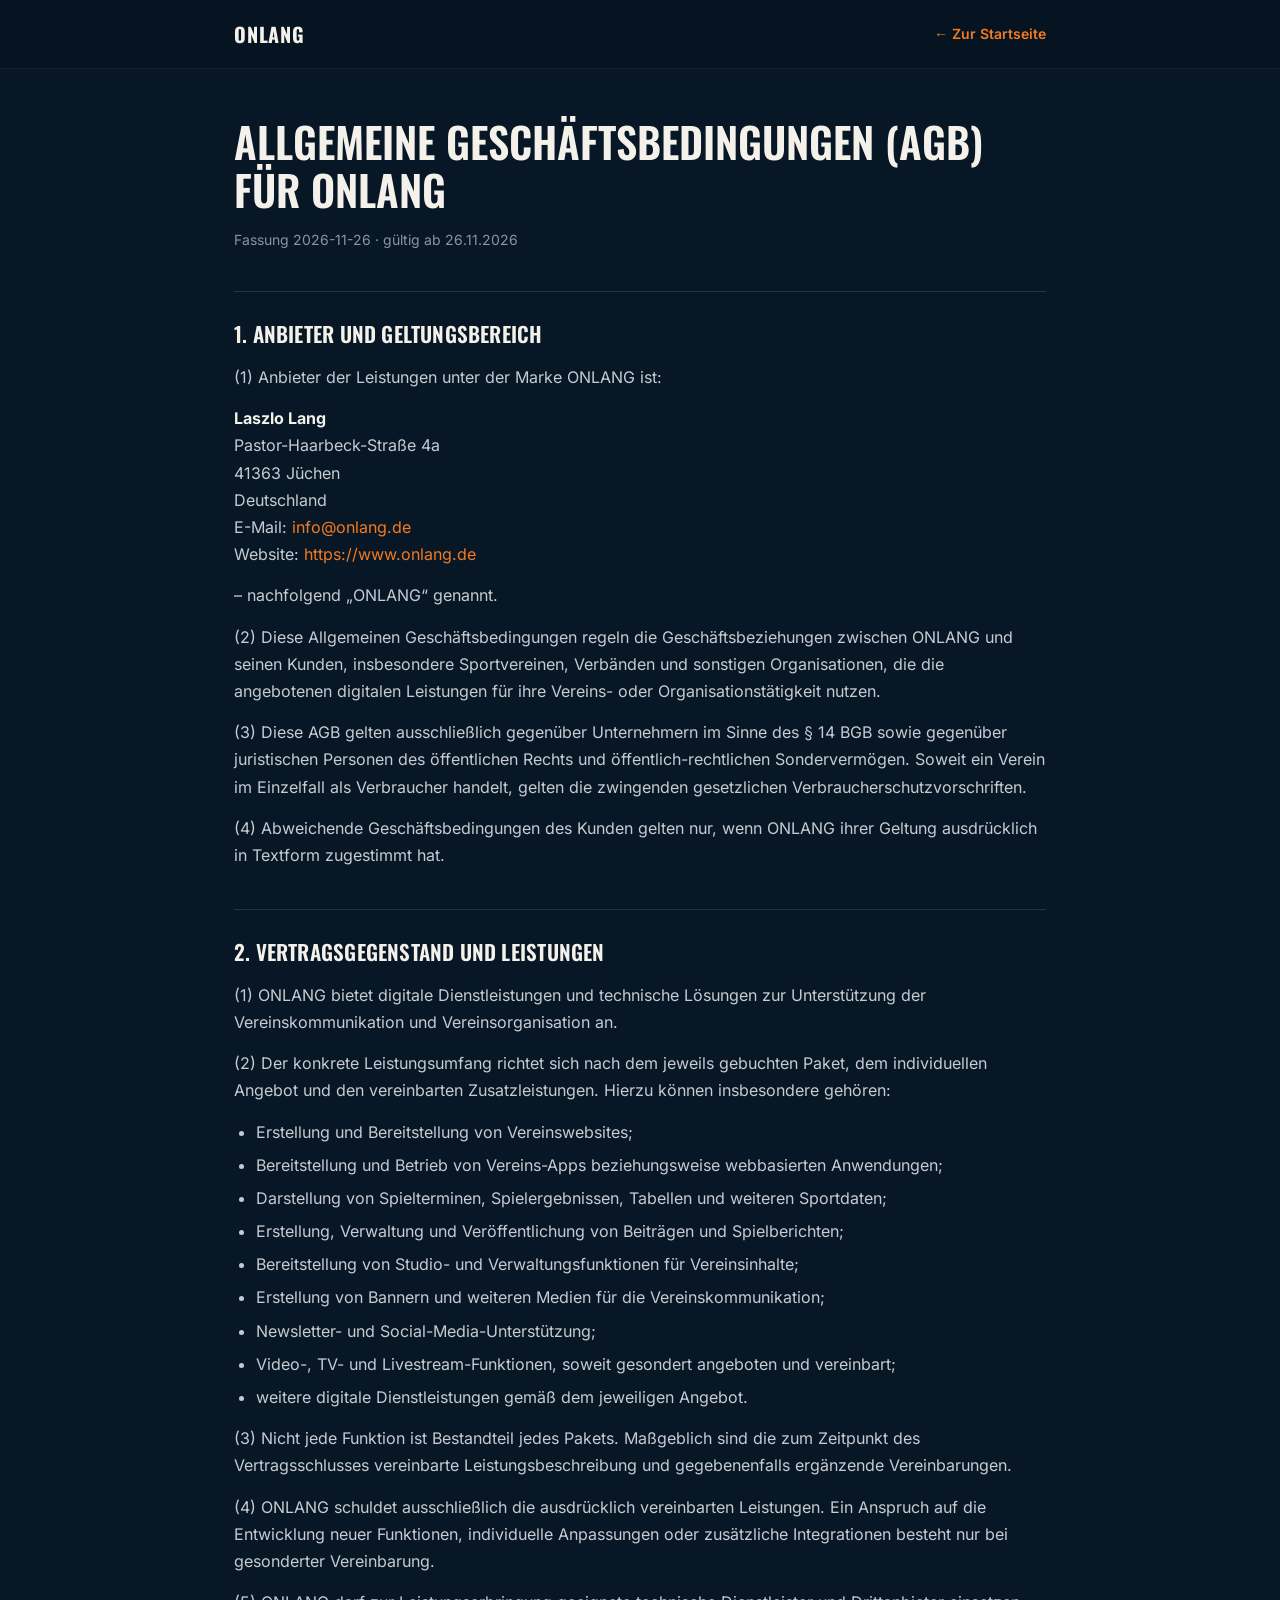
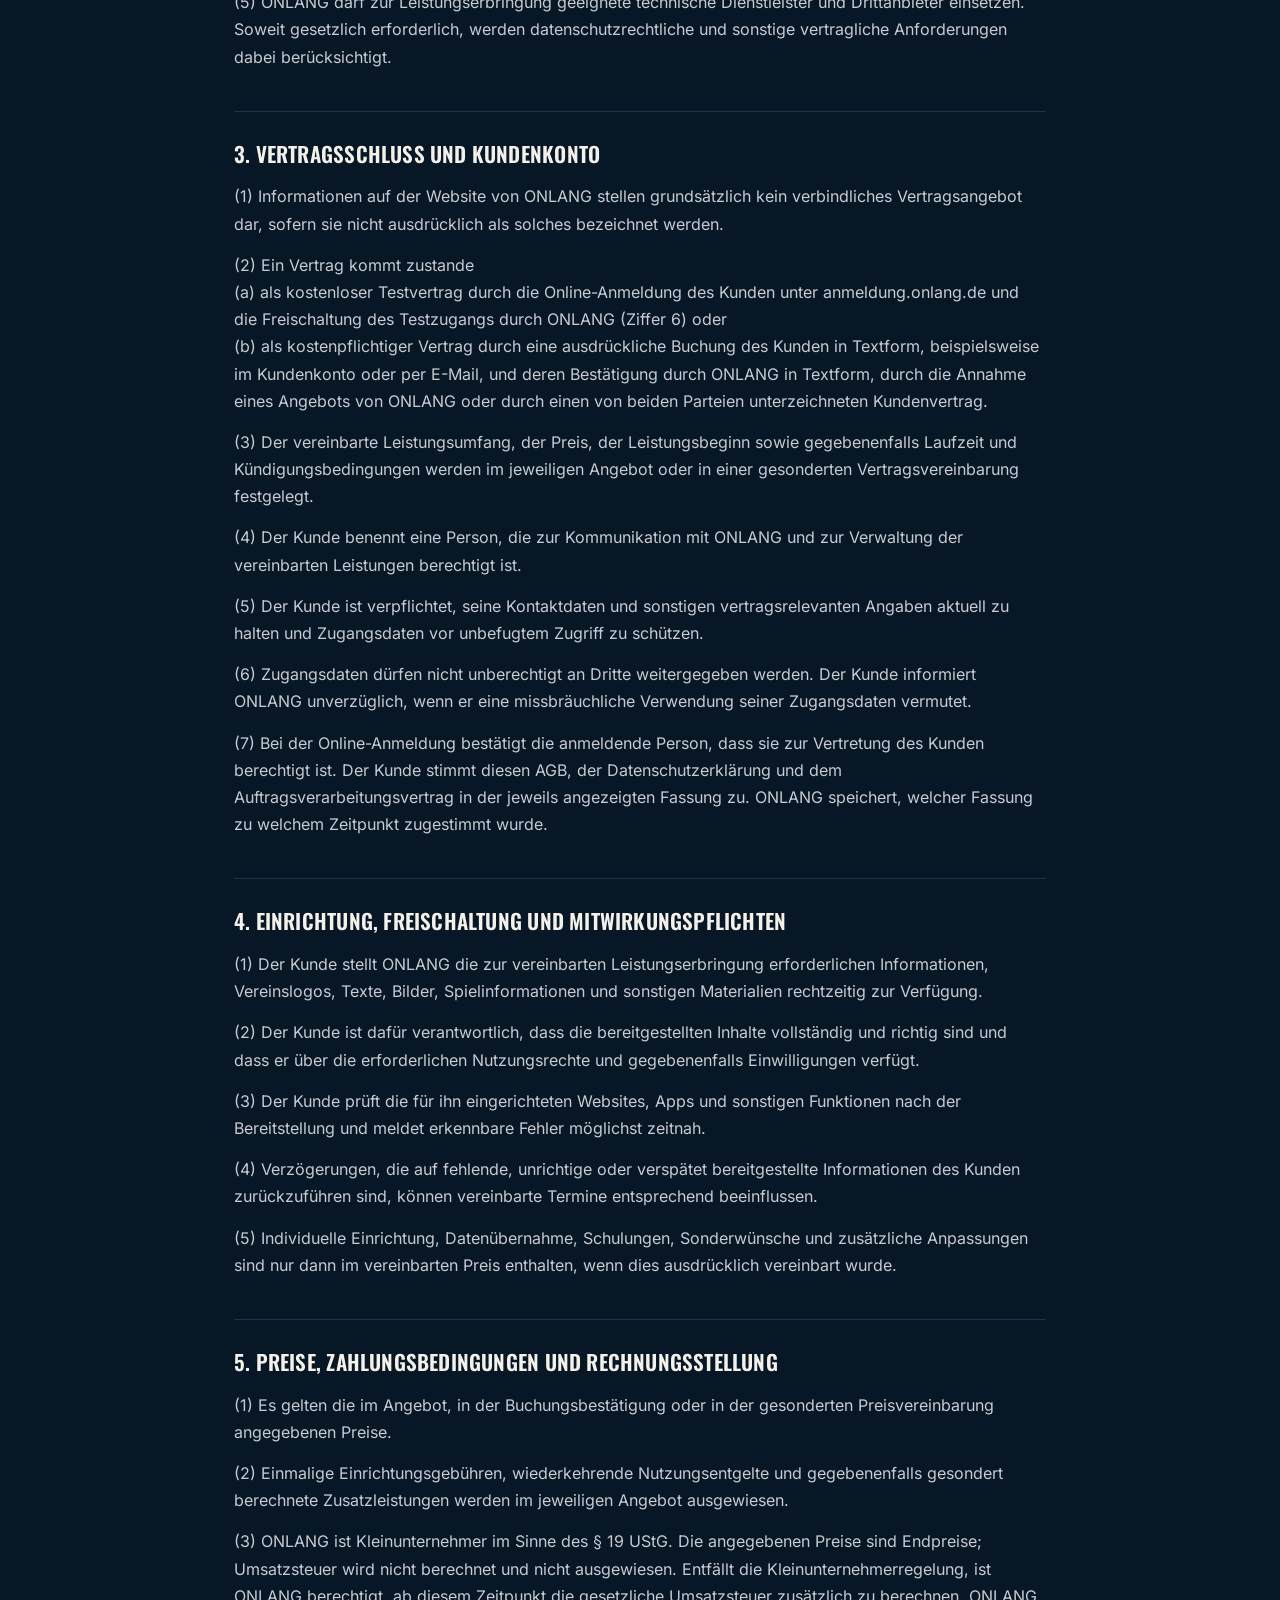
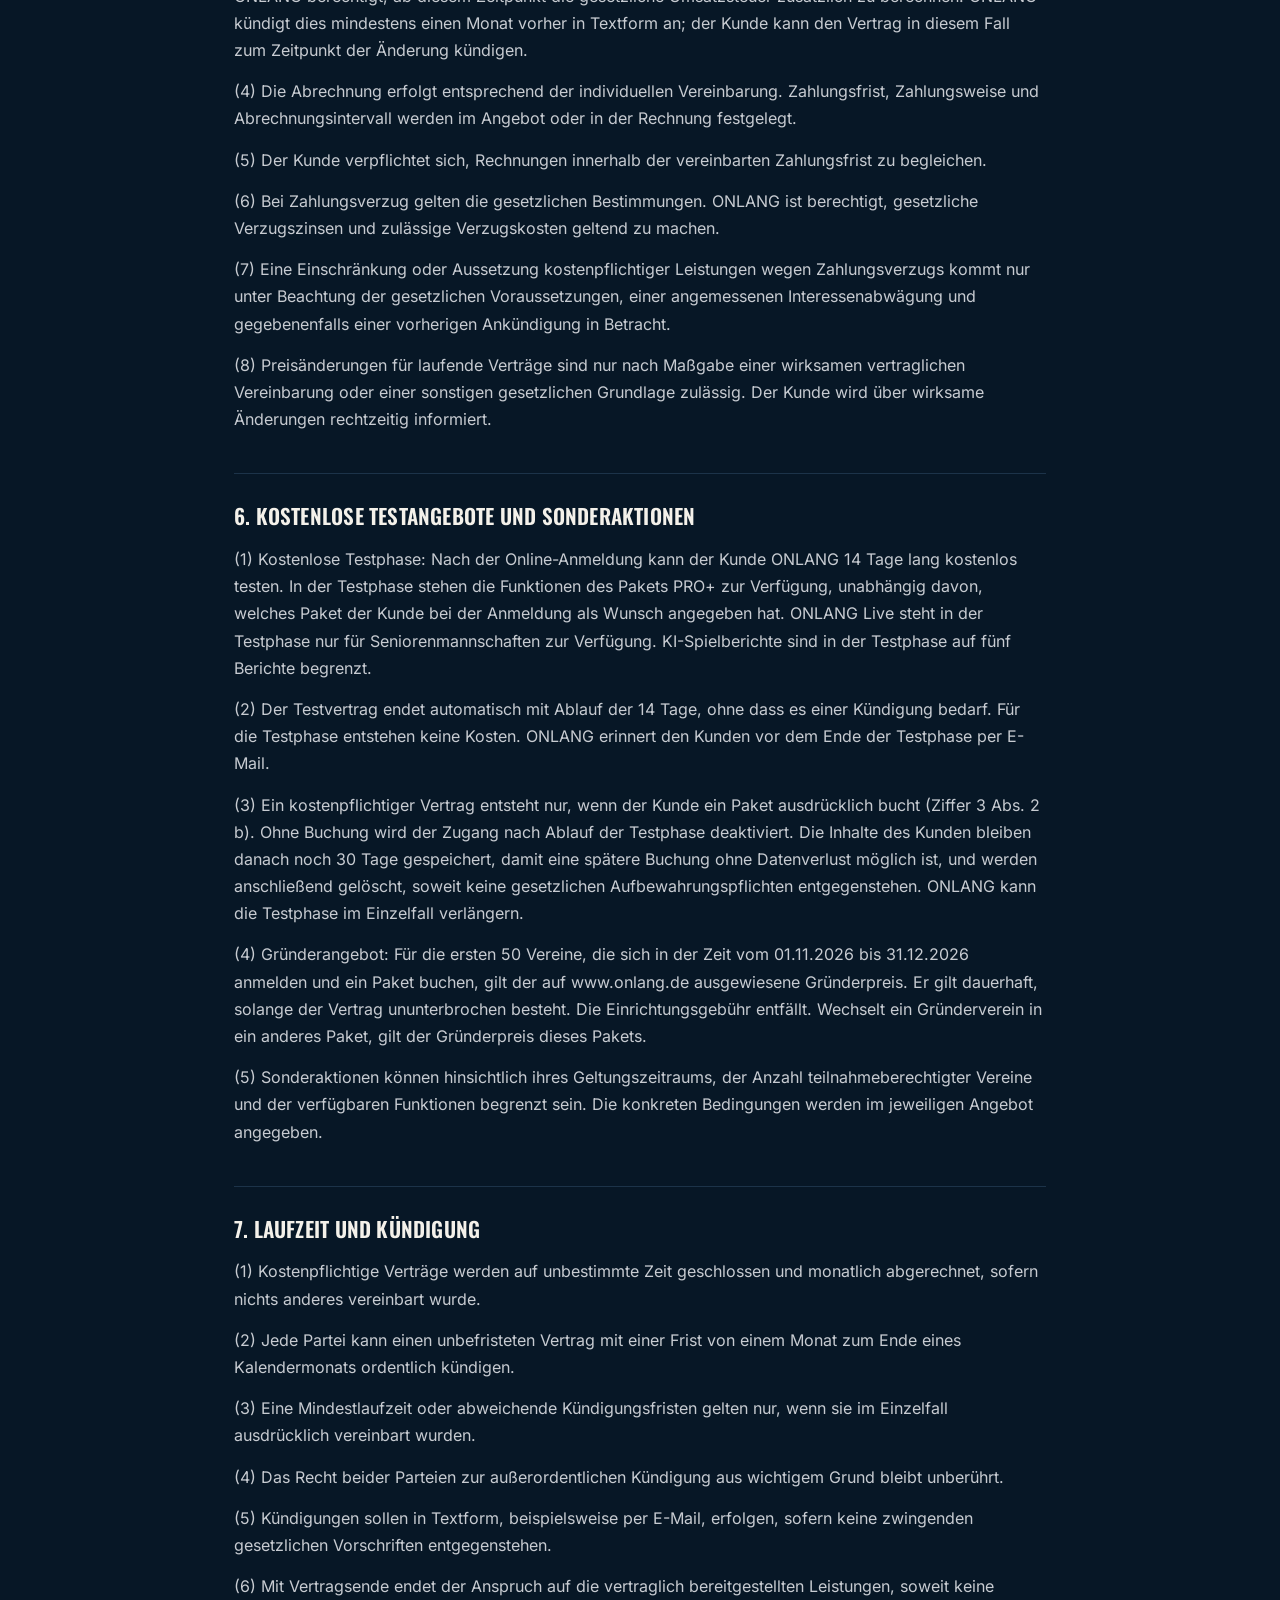
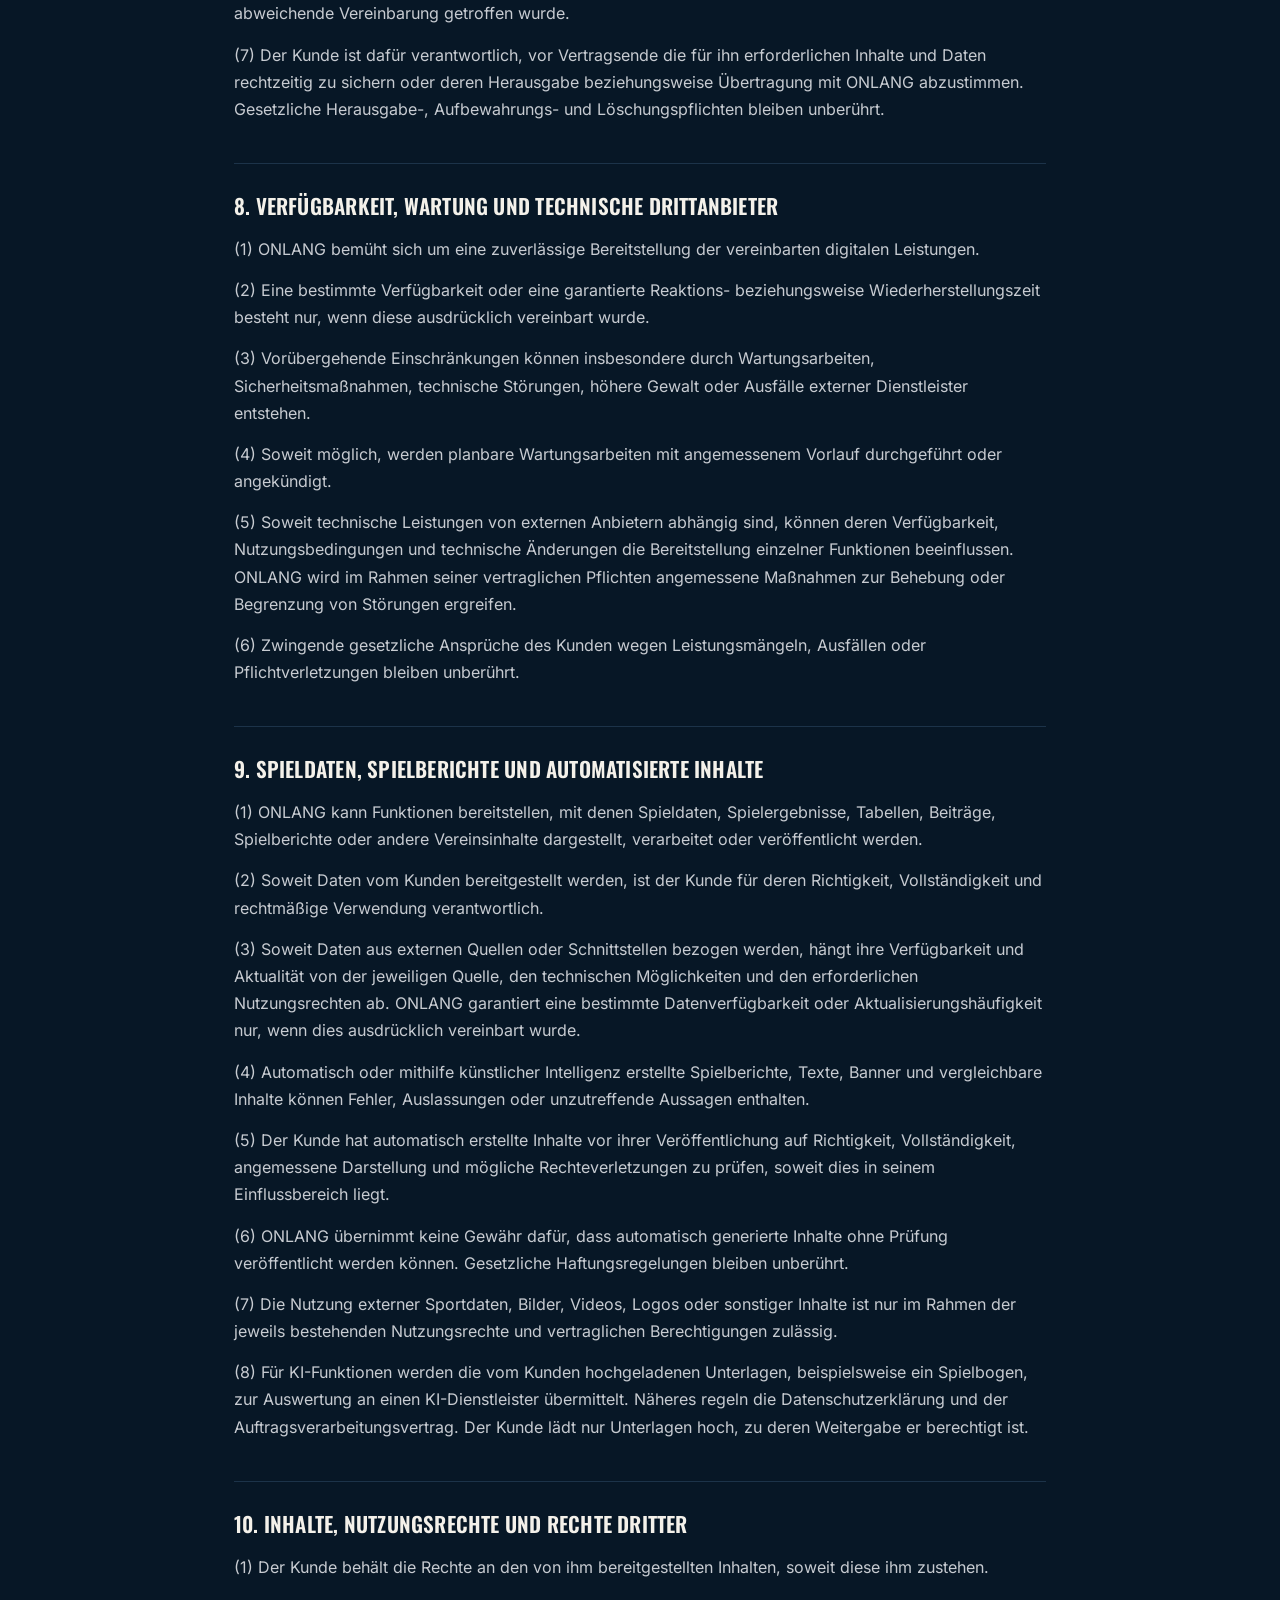
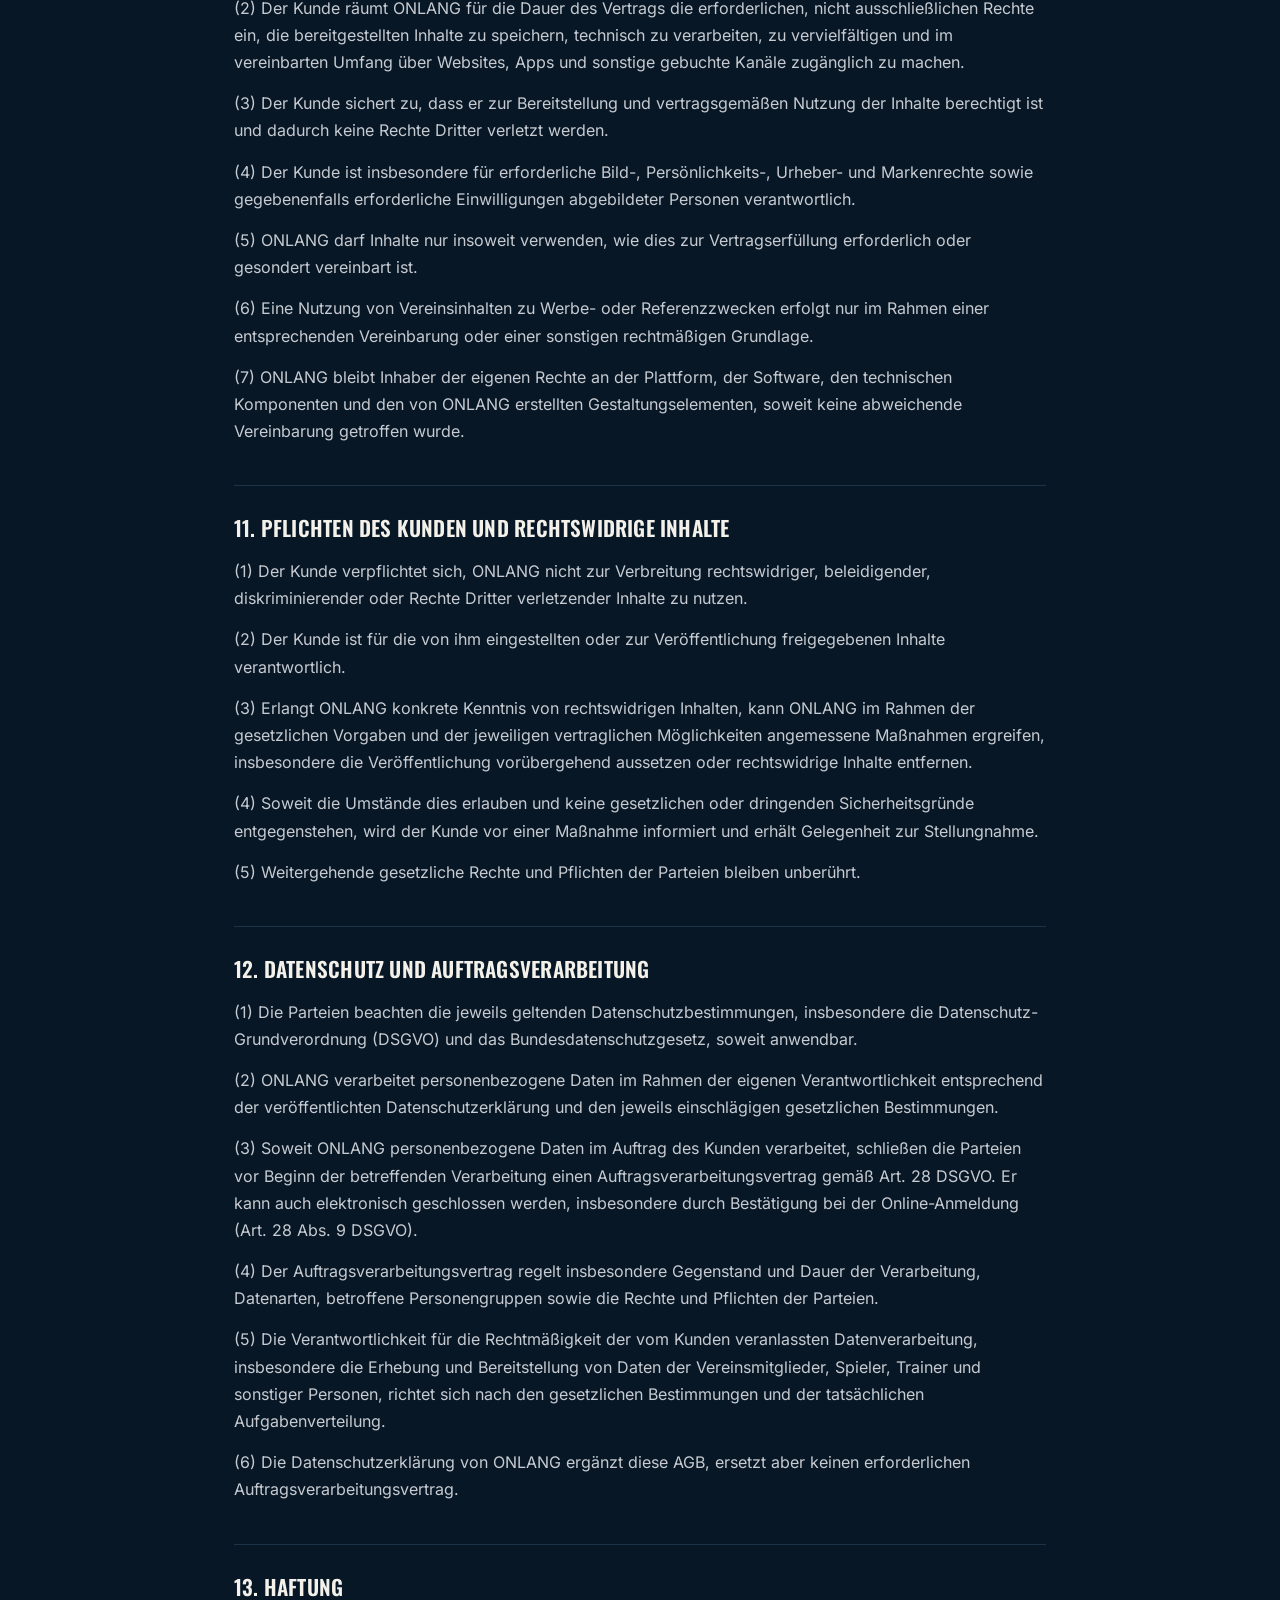
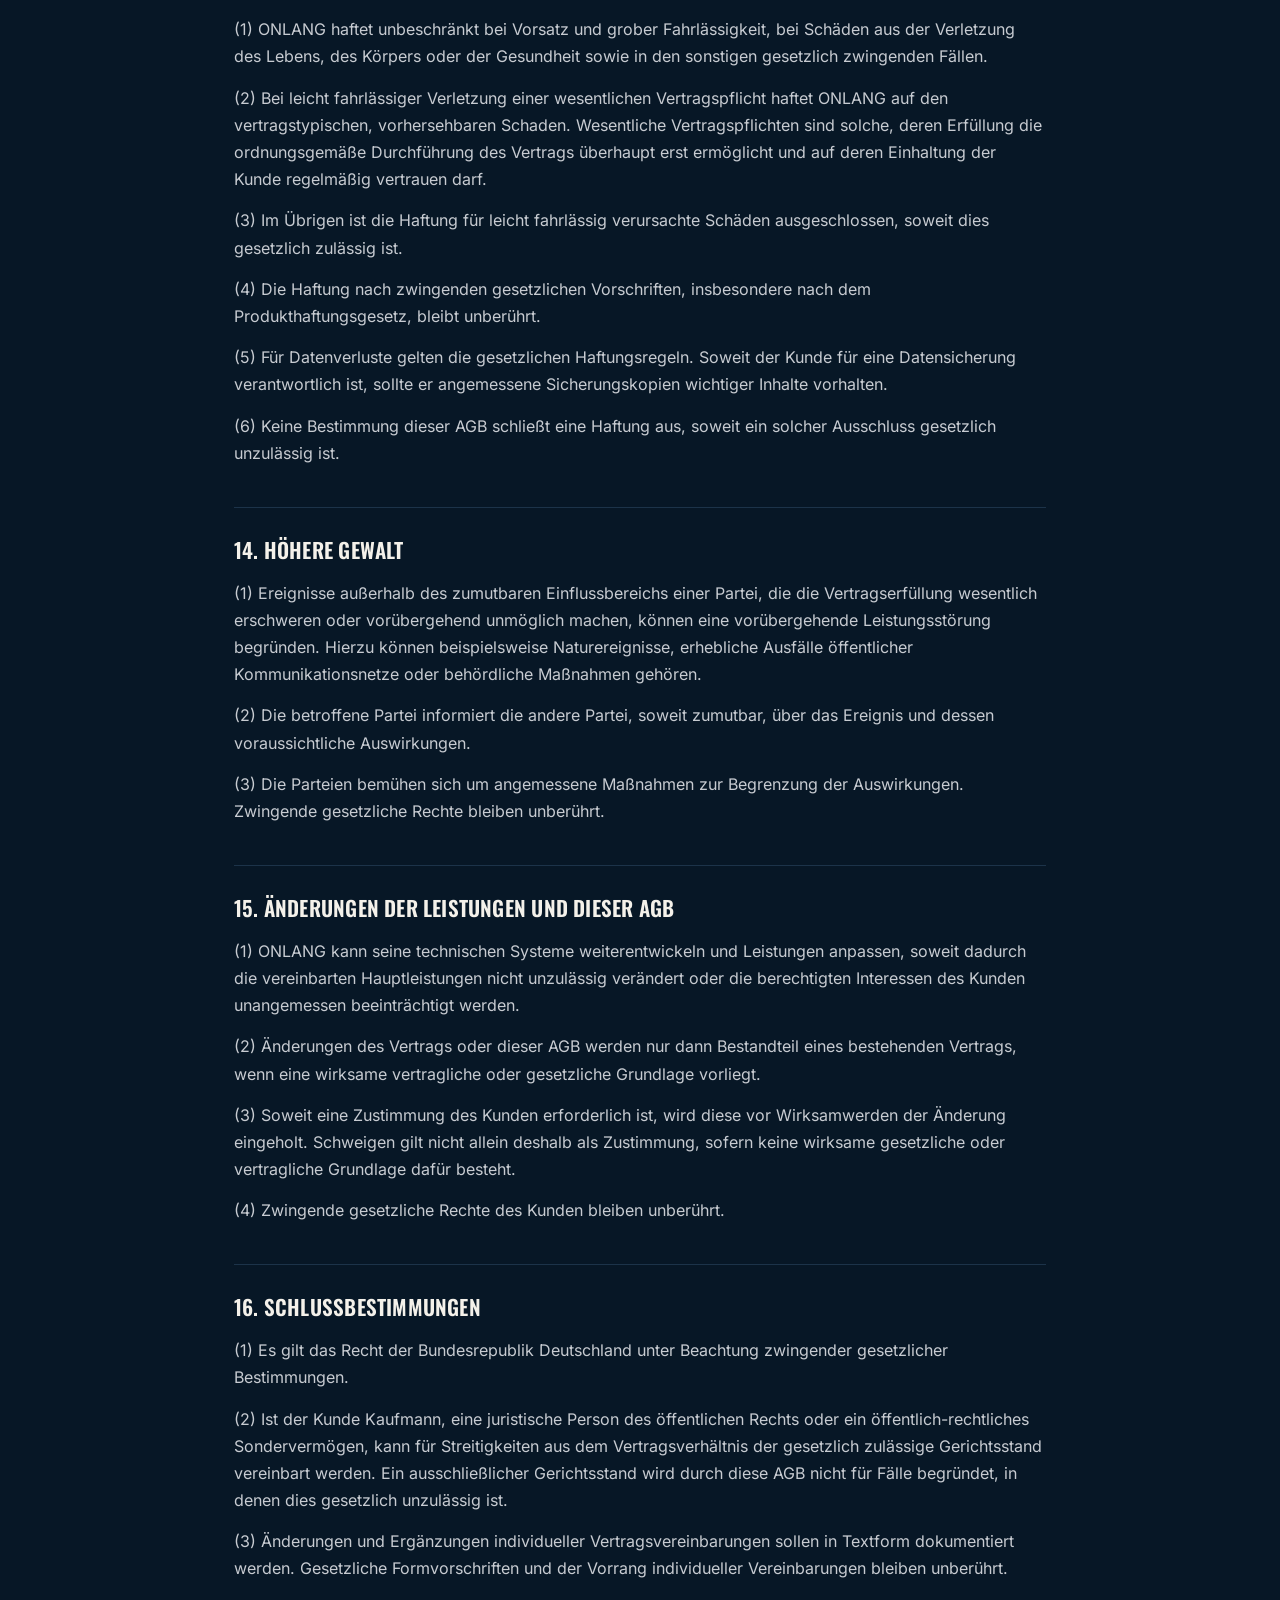
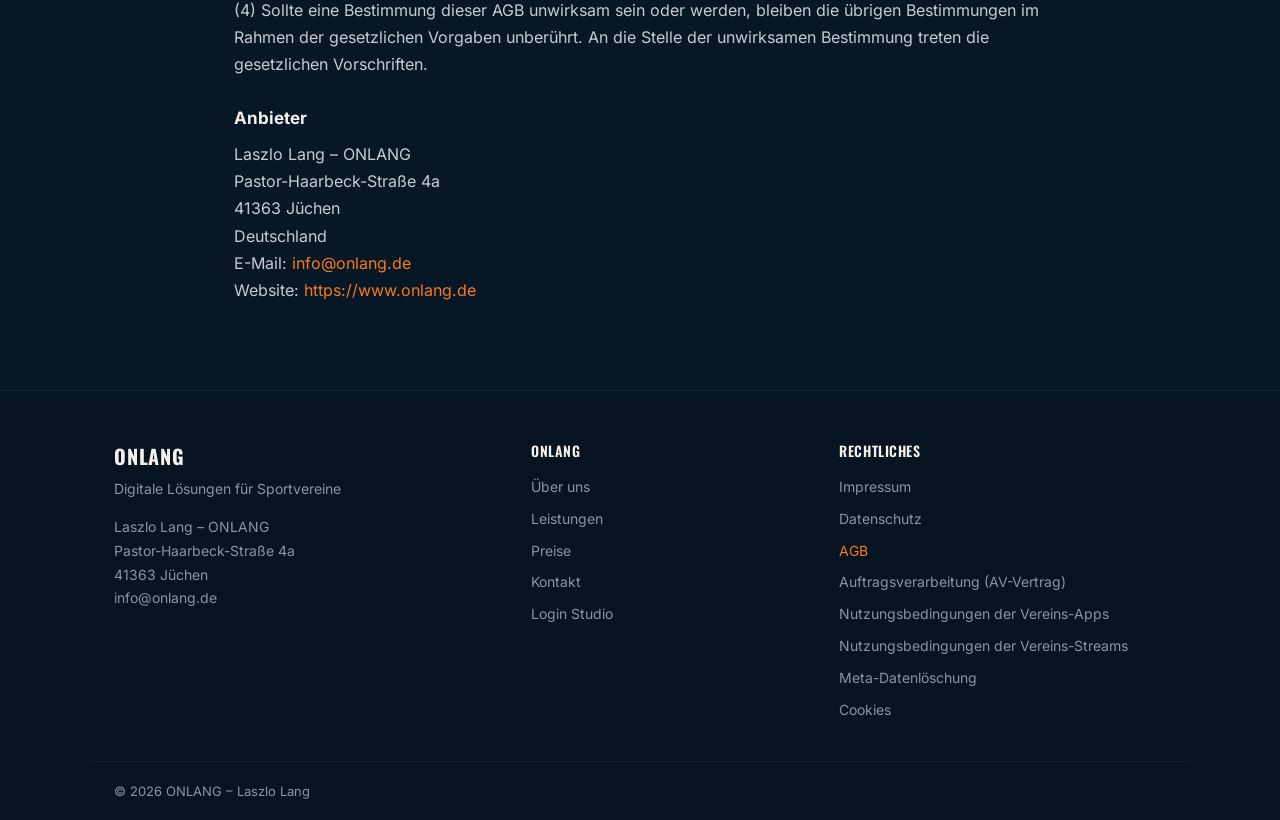
<file: agb.html>
<!DOCTYPE html>
<html lang="de">
<head>
<meta charset="UTF-8">
<meta name="viewport" content="width=device-width, initial-scale=1.0">
<title>AGB – ONLANG</title>
<meta name="description" content="Allgemeine Geschäftsbedingungen (AGB) von ONLANG.">
<!-- Fassung 2026-11-26 (Ziffer 6 (1) Testphase PRO+, Auftrag B4 26.11.2026). Vorher 2026-11-01. Text 1:1 aus vorlagen\ONLANG_*_2026-11.docx; gelb markierte [Stellen] vor dem Livegang ausfüllen oder streichen. -->
<link rel="stylesheet" href="/rechtsseiten.css">
</head>
<body>

<header class="hdr">
  <div class="hdr-in">
    <a class="hdr-name" href="/">ONLANG</a>
    <a class="hdr-back" href="/">← Zur Startseite</a>
  </div>
</header>

<main>
<h1>Allgemeine Geschäftsbedingungen (AGB) für ONLANG</h1>
<p class="fassung">Fassung 2026-11-26 · gültig ab 26.11.2026</p>
<h2>1. Anbieter und Geltungsbereich</h2>
<p>(1) Anbieter der Leistungen unter der Marke ONLANG ist:</p>
<p><strong>Laszlo Lang</strong><br>Pastor-Haarbeck-Straße 4a<br>41363 Jüchen<br>Deutschland<br>E-Mail: <a href="mailto:info@onlang.de">info@onlang.de</a><br>Website: <a href="https://www.onlang.de/">https://www.onlang.de</a></p>
<p>– nachfolgend „ONLANG“ genannt.</p>
<p>(2) Diese Allgemeinen Geschäftsbedingungen regeln die Geschäftsbeziehungen zwischen ONLANG und seinen Kunden, insbesondere Sportvereinen, Verbänden und sonstigen Organisationen, die die angebotenen digitalen Leistungen für ihre Vereins- oder Organisationstätigkeit nutzen.</p>
<p>(3) Diese AGB gelten ausschließlich gegenüber Unternehmern im Sinne des § 14 BGB sowie gegenüber juristischen Personen des öffentlichen Rechts und öffentlich-rechtlichen Sondervermögen. Soweit ein Verein im Einzelfall als Verbraucher handelt, gelten die zwingenden gesetzlichen Verbraucherschutzvorschriften.</p>
<p>(4) Abweichende Geschäftsbedingungen des Kunden gelten nur, wenn ONLANG ihrer Geltung ausdrücklich in Textform zugestimmt hat.</p>
<h2>2. Vertragsgegenstand und Leistungen</h2>
<p>(1) ONLANG bietet digitale Dienstleistungen und technische Lösungen zur Unterstützung der Vereinskommunikation und Vereinsorganisation an.</p>
<p>(2) Der konkrete Leistungsumfang richtet sich nach dem jeweils gebuchten Paket, dem individuellen Angebot und den vereinbarten Zusatzleistungen. Hierzu können insbesondere gehören:</p>
<ul class="punkt ebene0">
<li>Erstellung und Bereitstellung von Vereinswebsites;</li>
<li>Bereitstellung und Betrieb von Vereins-Apps beziehungsweise webbasierten Anwendungen;</li>
<li>Darstellung von Spielterminen, Spielergebnissen, Tabellen und weiteren Sportdaten;</li>
<li>Erstellung, Verwaltung und Veröffentlichung von Beiträgen und Spielberichten;</li>
<li>Bereitstellung von Studio- und Verwaltungsfunktionen für Vereinsinhalte;</li>
<li>Erstellung von Bannern und weiteren Medien für die Vereinskommunikation;</li>
<li>Newsletter- und Social-Media-Unterstützung;</li>
<li>Video-, TV- und Livestream-Funktionen, soweit gesondert angeboten und vereinbart;</li>
<li>weitere digitale Dienstleistungen gemäß dem jeweiligen Angebot.</li>
</ul>
<p>(3) Nicht jede Funktion ist Bestandteil jedes Pakets. Maßgeblich sind die zum Zeitpunkt des Vertragsschlusses vereinbarte Leistungsbeschreibung und gegebenenfalls ergänzende Vereinbarungen.</p>
<p>(4) ONLANG schuldet ausschließlich die ausdrücklich vereinbarten Leistungen. Ein Anspruch auf die Entwicklung neuer Funktionen, individuelle Anpassungen oder zusätzliche Integrationen besteht nur bei gesonderter Vereinbarung.</p>
<p>(5) ONLANG darf zur Leistungserbringung geeignete technische Dienstleister und Drittanbieter einsetzen. Soweit gesetzlich erforderlich, werden datenschutzrechtliche und sonstige vertragliche Anforderungen dabei berücksichtigt.</p>
<h2>3. Vertragsschluss und Kundenkonto</h2>
<p>(1) Informationen auf der Website von ONLANG stellen grundsätzlich kein verbindliches Vertragsangebot dar, sofern sie nicht ausdrücklich als solches bezeichnet werden.</p>
<p>(2) Ein Vertrag kommt zustande<br>(a) als kostenloser Testvertrag durch die Online-Anmeldung des Kunden unter anmeldung.onlang.de und die Freischaltung des Testzugangs durch ONLANG (Ziffer 6) oder<br>(b) als kostenpflichtiger Vertrag durch eine ausdrückliche Buchung des Kunden in Textform, beispielsweise im Kundenkonto oder per E-Mail, und deren Bestätigung durch ONLANG in Textform, durch die Annahme eines Angebots von ONLANG oder durch einen von beiden Parteien unterzeichneten Kundenvertrag.</p>
<p>(3) Der vereinbarte Leistungsumfang, der Preis, der Leistungsbeginn sowie gegebenenfalls Laufzeit und Kündigungsbedingungen werden im jeweiligen Angebot oder in einer gesonderten Vertragsvereinbarung festgelegt.</p>
<p>(4) Der Kunde benennt eine Person, die zur Kommunikation mit ONLANG und zur Verwaltung der vereinbarten Leistungen berechtigt ist.</p>
<p>(5) Der Kunde ist verpflichtet, seine Kontaktdaten und sonstigen vertragsrelevanten Angaben aktuell zu halten und Zugangsdaten vor unbefugtem Zugriff zu schützen.</p>
<p>(6) Zugangsdaten dürfen nicht unberechtigt an Dritte weitergegeben werden. Der Kunde informiert ONLANG unverzüglich, wenn er eine missbräuchliche Verwendung seiner Zugangsdaten vermutet.</p>
<p>(7) Bei der Online-Anmeldung bestätigt die anmeldende Person, dass sie zur Vertretung des Kunden berechtigt ist. Der Kunde stimmt diesen AGB, der Datenschutzerklärung und dem Auftragsverarbeitungsvertrag in der jeweils angezeigten Fassung zu. ONLANG speichert, welcher Fassung zu welchem Zeitpunkt zugestimmt wurde.</p>
<h2>4. Einrichtung, Freischaltung und Mitwirkungspflichten</h2>
<p>(1) Der Kunde stellt ONLANG die zur vereinbarten Leistungserbringung erforderlichen Informationen, Vereinslogos, Texte, Bilder, Spielinformationen und sonstigen Materialien rechtzeitig zur Verfügung.</p>
<p>(2) Der Kunde ist dafür verantwortlich, dass die bereitgestellten Inhalte vollständig und richtig sind und dass er über die erforderlichen Nutzungsrechte und gegebenenfalls Einwilligungen verfügt.</p>
<p>(3) Der Kunde prüft die für ihn eingerichteten Websites, Apps und sonstigen Funktionen nach der Bereitstellung und meldet erkennbare Fehler möglichst zeitnah.</p>
<p>(4) Verzögerungen, die auf fehlende, unrichtige oder verspätet bereitgestellte Informationen des Kunden zurückzuführen sind, können vereinbarte Termine entsprechend beeinflussen.</p>
<p>(5) Individuelle Einrichtung, Datenübernahme, Schulungen, Sonderwünsche und zusätzliche Anpassungen sind nur dann im vereinbarten Preis enthalten, wenn dies ausdrücklich vereinbart wurde.</p>
<h2>5. Preise, Zahlungsbedingungen und Rechnungsstellung</h2>
<p>(1) Es gelten die im Angebot, in der Buchungsbestätigung oder in der gesonderten Preisvereinbarung angegebenen Preise.</p>
<p>(2) Einmalige Einrichtungsgebühren, wiederkehrende Nutzungsentgelte und gegebenenfalls gesondert berechnete Zusatzleistungen werden im jeweiligen Angebot ausgewiesen.</p>
<p>(3) ONLANG ist Kleinunternehmer im Sinne des § 19 UStG. Die angegebenen Preise sind Endpreise; Umsatzsteuer wird nicht berechnet und nicht ausgewiesen. Entfällt die Kleinunternehmerregelung, ist ONLANG berechtigt, ab diesem Zeitpunkt die gesetzliche Umsatzsteuer zusätzlich zu berechnen. ONLANG kündigt dies mindestens einen Monat vorher in Textform an; der Kunde kann den Vertrag in diesem Fall zum Zeitpunkt der Änderung kündigen.</p>
<p>(4) Die Abrechnung erfolgt entsprechend der individuellen Vereinbarung. Zahlungsfrist, Zahlungsweise und Abrechnungsintervall werden im Angebot oder in der Rechnung festgelegt.</p>
<p>(5) Der Kunde verpflichtet sich, Rechnungen innerhalb der vereinbarten Zahlungsfrist zu begleichen.</p>
<p>(6) Bei Zahlungsverzug gelten die gesetzlichen Bestimmungen. ONLANG ist berechtigt, gesetzliche Verzugszinsen und zulässige Verzugskosten geltend zu machen.</p>
<p>(7) Eine Einschränkung oder Aussetzung kostenpflichtiger Leistungen wegen Zahlungsverzugs kommt nur unter Beachtung der gesetzlichen Voraussetzungen, einer angemessenen Interessenabwägung und gegebenenfalls einer vorherigen Ankündigung in Betracht.</p>
<p>(8) Preisänderungen für laufende Verträge sind nur nach Maßgabe einer wirksamen vertraglichen Vereinbarung oder einer sonstigen gesetzlichen Grundlage zulässig. Der Kunde wird über wirksame Änderungen rechtzeitig informiert.</p>
<h2>6. Kostenlose Testangebote und Sonderaktionen</h2>
<p>(1) Kostenlose Testphase: Nach der Online-Anmeldung kann der Kunde ONLANG 14 Tage lang kostenlos testen. In der Testphase stehen die Funktionen des Pakets PRO+ zur Verfügung, unabhängig davon, welches Paket der Kunde bei der Anmeldung als Wunsch angegeben hat. ONLANG Live steht in der Testphase nur für Seniorenmannschaften zur Verfügung. KI-Spielberichte sind in der Testphase auf fünf Berichte begrenzt.</p>
<p>(2) Der Testvertrag endet automatisch mit Ablauf der 14 Tage, ohne dass es einer Kündigung bedarf. Für die Testphase entstehen keine Kosten. ONLANG erinnert den Kunden vor dem Ende der Testphase per E-Mail.</p>
<p>(3) Ein kostenpflichtiger Vertrag entsteht nur, wenn der Kunde ein Paket ausdrücklich bucht (Ziffer 3 Abs. 2 b). Ohne Buchung wird der Zugang nach Ablauf der Testphase deaktiviert. Die Inhalte des Kunden bleiben danach noch 30 Tage gespeichert, damit eine spätere Buchung ohne Datenverlust möglich ist, und werden anschließend gelöscht, soweit keine gesetzlichen Aufbewahrungspflichten entgegenstehen. ONLANG kann die Testphase im Einzelfall verlängern.</p>
<p>(4) Gründerangebot: Für die ersten 50 Vereine, die sich in der Zeit vom 01.11.2026 bis 31.12.2026 anmelden und ein Paket buchen, gilt der auf www.onlang.de ausgewiesene Gründerpreis. Er gilt dauerhaft, solange der Vertrag ununterbrochen besteht. Die Einrichtungsgebühr entfällt. Wechselt ein Gründerverein in ein anderes Paket, gilt der Gründerpreis dieses Pakets.</p>
<p>(5) Sonderaktionen können hinsichtlich ihres Geltungszeitraums, der Anzahl teilnahmeberechtigter Vereine und der verfügbaren Funktionen begrenzt sein. Die konkreten Bedingungen werden im jeweiligen Angebot angegeben.</p>
<h2>7. Laufzeit und Kündigung</h2>
<p>(1) Kostenpflichtige Verträge werden auf unbestimmte Zeit geschlossen und monatlich abgerechnet, sofern nichts anderes vereinbart wurde.</p>
<p>(2) Jede Partei kann einen unbefristeten Vertrag mit einer Frist von einem Monat zum Ende eines Kalendermonats ordentlich kündigen.</p>
<p>(3) Eine Mindestlaufzeit oder abweichende Kündigungsfristen gelten nur, wenn sie im Einzelfall ausdrücklich vereinbart wurden.</p>
<p>(4) Das Recht beider Parteien zur außerordentlichen Kündigung aus wichtigem Grund bleibt unberührt.</p>
<p>(5) Kündigungen sollen in Textform, beispielsweise per E-Mail, erfolgen, sofern keine zwingenden gesetzlichen Vorschriften entgegenstehen.</p>
<p>(6) Mit Vertragsende endet der Anspruch auf die vertraglich bereitgestellten Leistungen, soweit keine abweichende Vereinbarung getroffen wurde.</p>
<p>(7) Der Kunde ist dafür verantwortlich, vor Vertragsende die für ihn erforderlichen Inhalte und Daten rechtzeitig zu sichern oder deren Herausgabe beziehungsweise Übertragung mit ONLANG abzustimmen. Gesetzliche Herausgabe-, Aufbewahrungs- und Löschungspflichten bleiben unberührt.</p>
<h2>8. Verfügbarkeit, Wartung und technische Drittanbieter</h2>
<p>(1) ONLANG bemüht sich um eine zuverlässige Bereitstellung der vereinbarten digitalen Leistungen.</p>
<p>(2) Eine bestimmte Verfügbarkeit oder eine garantierte Reaktions- beziehungsweise Wiederherstellungszeit besteht nur, wenn diese ausdrücklich vereinbart wurde.</p>
<p>(3) Vorübergehende Einschränkungen können insbesondere durch Wartungsarbeiten, Sicherheitsmaßnahmen, technische Störungen, höhere Gewalt oder Ausfälle externer Dienstleister entstehen.</p>
<p>(4) Soweit möglich, werden planbare Wartungsarbeiten mit angemessenem Vorlauf durchgeführt oder angekündigt.</p>
<p>(5) Soweit technische Leistungen von externen Anbietern abhängig sind, können deren Verfügbarkeit, Nutzungsbedingungen und technische Änderungen die Bereitstellung einzelner Funktionen beeinflussen. ONLANG wird im Rahmen seiner vertraglichen Pflichten angemessene Maßnahmen zur Behebung oder Begrenzung von Störungen ergreifen.</p>
<p>(6) Zwingende gesetzliche Ansprüche des Kunden wegen Leistungsmängeln, Ausfällen oder Pflichtverletzungen bleiben unberührt.</p>
<h2>9. Spieldaten, Spielberichte und automatisierte Inhalte</h2>
<p>(1) ONLANG kann Funktionen bereitstellen, mit denen Spieldaten, Spielergebnisse, Tabellen, Beiträge, Spielberichte oder andere Vereinsinhalte dargestellt, verarbeitet oder veröffentlicht werden.</p>
<p>(2) Soweit Daten vom Kunden bereitgestellt werden, ist der Kunde für deren Richtigkeit, Vollständigkeit und rechtmäßige Verwendung verantwortlich.</p>
<p>(3) Soweit Daten aus externen Quellen oder Schnittstellen bezogen werden, hängt ihre Verfügbarkeit und Aktualität von der jeweiligen Quelle, den technischen Möglichkeiten und den erforderlichen Nutzungsrechten ab. ONLANG garantiert eine bestimmte Datenverfügbarkeit oder Aktualisierungshäufigkeit nur, wenn dies ausdrücklich vereinbart wurde.</p>
<p>(4) Automatisch oder mithilfe künstlicher Intelligenz erstellte Spielberichte, Texte, Banner und vergleichbare Inhalte können Fehler, Auslassungen oder unzutreffende Aussagen enthalten.</p>
<p>(5) Der Kunde hat automatisch erstellte Inhalte vor ihrer Veröffentlichung auf Richtigkeit, Vollständigkeit, angemessene Darstellung und mögliche Rechteverletzungen zu prüfen, soweit dies in seinem Einflussbereich liegt.</p>
<p>(6) ONLANG übernimmt keine Gewähr dafür, dass automatisch generierte Inhalte ohne Prüfung veröffentlicht werden können. Gesetzliche Haftungsregelungen bleiben unberührt.</p>
<p>(7) Die Nutzung externer Sportdaten, Bilder, Videos, Logos oder sonstiger Inhalte ist nur im Rahmen der jeweils bestehenden Nutzungsrechte und vertraglichen Berechtigungen zulässig.</p>
<p>(8) Für KI-Funktionen werden die vom Kunden hochgeladenen Unterlagen, beispielsweise ein Spielbogen, zur Auswertung an einen KI-Dienstleister übermittelt. Näheres regeln die Datenschutzerklärung und der Auftragsverarbeitungsvertrag. Der Kunde lädt nur Unterlagen hoch, zu deren Weitergabe er berechtigt ist.</p>
<h2>10. Inhalte, Nutzungsrechte und Rechte Dritter</h2>
<p>(1) Der Kunde behält die Rechte an den von ihm bereitgestellten Inhalten, soweit diese ihm zustehen.</p>
<p>(2) Der Kunde räumt ONLANG für die Dauer des Vertrags die erforderlichen, nicht ausschließlichen Rechte ein, die bereitgestellten Inhalte zu speichern, technisch zu verarbeiten, zu vervielfältigen und im vereinbarten Umfang über Websites, Apps und sonstige gebuchte Kanäle zugänglich zu machen.</p>
<p>(3) Der Kunde sichert zu, dass er zur Bereitstellung und vertragsgemäßen Nutzung der Inhalte berechtigt ist und dadurch keine Rechte Dritter verletzt werden.</p>
<p>(4) Der Kunde ist insbesondere für erforderliche Bild-, Persönlichkeits-, Urheber- und Markenrechte sowie gegebenenfalls erforderliche Einwilligungen abgebildeter Personen verantwortlich.</p>
<p>(5) ONLANG darf Inhalte nur insoweit verwenden, wie dies zur Vertragserfüllung erforderlich oder gesondert vereinbart ist.</p>
<p>(6) Eine Nutzung von Vereinsinhalten zu Werbe- oder Referenzzwecken erfolgt nur im Rahmen einer entsprechenden Vereinbarung oder einer sonstigen rechtmäßigen Grundlage.</p>
<p>(7) ONLANG bleibt Inhaber der eigenen Rechte an der Plattform, der Software, den technischen Komponenten und den von ONLANG erstellten Gestaltungselementen, soweit keine abweichende Vereinbarung getroffen wurde.</p>
<h2>11. Pflichten des Kunden und rechtswidrige Inhalte</h2>
<p>(1) Der Kunde verpflichtet sich, ONLANG nicht zur Verbreitung rechtswidriger, beleidigender, diskriminierender oder Rechte Dritter verletzender Inhalte zu nutzen.</p>
<p>(2) Der Kunde ist für die von ihm eingestellten oder zur Veröffentlichung freigegebenen Inhalte verantwortlich.</p>
<p>(3) Erlangt ONLANG konkrete Kenntnis von rechtswidrigen Inhalten, kann ONLANG im Rahmen der gesetzlichen Vorgaben und der jeweiligen vertraglichen Möglichkeiten angemessene Maßnahmen ergreifen, insbesondere die Veröffentlichung vorübergehend aussetzen oder rechtswidrige Inhalte entfernen.</p>
<p>(4) Soweit die Umstände dies erlauben und keine gesetzlichen oder dringenden Sicherheitsgründe entgegenstehen, wird der Kunde vor einer Maßnahme informiert und erhält Gelegenheit zur Stellungnahme.</p>
<p>(5) Weitergehende gesetzliche Rechte und Pflichten der Parteien bleiben unberührt.</p>
<h2>12. Datenschutz und Auftragsverarbeitung</h2>
<p>(1) Die Parteien beachten die jeweils geltenden Datenschutzbestimmungen, insbesondere die Datenschutz-Grundverordnung (DSGVO) und das Bundesdatenschutzgesetz, soweit anwendbar.</p>
<p>(2) ONLANG verarbeitet personenbezogene Daten im Rahmen der eigenen Verantwortlichkeit entsprechend der veröffentlichten Datenschutzerklärung und den jeweils einschlägigen gesetzlichen Bestimmungen.</p>
<p>(3) Soweit ONLANG personenbezogene Daten im Auftrag des Kunden verarbeitet, schließen die Parteien vor Beginn der betreffenden Verarbeitung einen Auftragsverarbeitungsvertrag gemäß Art. 28 DSGVO. Er kann auch elektronisch geschlossen werden, insbesondere durch Bestätigung bei der Online-Anmeldung (Art. 28 Abs. 9 DSGVO).</p>
<p>(4) Der Auftragsverarbeitungsvertrag regelt insbesondere Gegenstand und Dauer der Verarbeitung, Datenarten, betroffene Personengruppen sowie die Rechte und Pflichten der Parteien.</p>
<p>(5) Die Verantwortlichkeit für die Rechtmäßigkeit der vom Kunden veranlassten Datenverarbeitung, insbesondere die Erhebung und Bereitstellung von Daten der Vereinsmitglieder, Spieler, Trainer und sonstiger Personen, richtet sich nach den gesetzlichen Bestimmungen und der tatsächlichen Aufgabenverteilung.</p>
<p>(6) Die Datenschutzerklärung von ONLANG ergänzt diese AGB, ersetzt aber keinen erforderlichen Auftragsverarbeitungsvertrag.</p>
<h2>13. Haftung</h2>
<p>(1) ONLANG haftet unbeschränkt bei Vorsatz und grober Fahrlässigkeit, bei Schäden aus der Verletzung des Lebens, des Körpers oder der Gesundheit sowie in den sonstigen gesetzlich zwingenden Fällen.</p>
<p>(2) Bei leicht fahrlässiger Verletzung einer wesentlichen Vertragspflicht haftet ONLANG auf den vertragstypischen, vorhersehbaren Schaden. Wesentliche Vertragspflichten sind solche, deren Erfüllung die ordnungsgemäße Durchführung des Vertrags überhaupt erst ermöglicht und auf deren Einhaltung der Kunde regelmäßig vertrauen darf.</p>
<p>(3) Im Übrigen ist die Haftung für leicht fahrlässig verursachte Schäden ausgeschlossen, soweit dies gesetzlich zulässig ist.</p>
<p>(4) Die Haftung nach zwingenden gesetzlichen Vorschriften, insbesondere nach dem Produkthaftungsgesetz, bleibt unberührt.</p>
<p>(5) Für Datenverluste gelten die gesetzlichen Haftungsregeln. Soweit der Kunde für eine Datensicherung verantwortlich ist, sollte er angemessene Sicherungskopien wichtiger Inhalte vorhalten.</p>
<p>(6) Keine Bestimmung dieser AGB schließt eine Haftung aus, soweit ein solcher Ausschluss gesetzlich unzulässig ist.</p>
<h2>14. Höhere Gewalt</h2>
<p>(1) Ereignisse außerhalb des zumutbaren Einflussbereichs einer Partei, die die Vertragserfüllung wesentlich erschweren oder vorübergehend unmöglich machen, können eine vorübergehende Leistungsstörung begründen. Hierzu können beispielsweise Naturereignisse, erhebliche Ausfälle öffentlicher Kommunikationsnetze oder behördliche Maßnahmen gehören.</p>
<p>(2) Die betroffene Partei informiert die andere Partei, soweit zumutbar, über das Ereignis und dessen voraussichtliche Auswirkungen.</p>
<p>(3) Die Parteien bemühen sich um angemessene Maßnahmen zur Begrenzung der Auswirkungen. Zwingende gesetzliche Rechte bleiben unberührt.</p>
<h2>15. Änderungen der Leistungen und dieser AGB</h2>
<p>(1) ONLANG kann seine technischen Systeme weiterentwickeln und Leistungen anpassen, soweit dadurch die vereinbarten Hauptleistungen nicht unzulässig verändert oder die berechtigten Interessen des Kunden unangemessen beeinträchtigt werden.</p>
<p>(2) Änderungen des Vertrags oder dieser AGB werden nur dann Bestandteil eines bestehenden Vertrags, wenn eine wirksame vertragliche oder gesetzliche Grundlage vorliegt.</p>
<p>(3) Soweit eine Zustimmung des Kunden erforderlich ist, wird diese vor Wirksamwerden der Änderung eingeholt. Schweigen gilt nicht allein deshalb als Zustimmung, sofern keine wirksame gesetzliche oder vertragliche Grundlage dafür besteht.</p>
<p>(4) Zwingende gesetzliche Rechte des Kunden bleiben unberührt.</p>
<h2>16. Schlussbestimmungen</h2>
<p>(1) Es gilt das Recht der Bundesrepublik Deutschland unter Beachtung zwingender gesetzlicher Bestimmungen.</p>
<p>(2) Ist der Kunde Kaufmann, eine juristische Person des öffentlichen Rechts oder ein öffentlich-rechtliches Sondervermögen, kann für Streitigkeiten aus dem Vertragsverhältnis der gesetzlich zulässige Gerichtsstand vereinbart werden. Ein ausschließlicher Gerichtsstand wird durch diese AGB nicht für Fälle begründet, in denen dies gesetzlich unzulässig ist.</p>
<p>(3) Änderungen und Ergänzungen individueller Vertragsvereinbarungen sollen in Textform dokumentiert werden. Gesetzliche Formvorschriften und der Vorrang individueller Vereinbarungen bleiben unberührt.</p>
<p>(4) Sollte eine Bestimmung dieser AGB unwirksam sein oder werden, bleiben die übrigen Bestimmungen im Rahmen der gesetzlichen Vorgaben unberührt. An die Stelle der unwirksamen Bestimmung treten die gesetzlichen Vorschriften.</p>
<h3>Anbieter</h3>
<p>Laszlo Lang – ONLANG<br>Pastor-Haarbeck-Straße 4a<br>41363 Jüchen<br>Deutschland<br>E-Mail: <a href="mailto:info@onlang.de">info@onlang.de</a><br>Website: <a href="https://www.onlang.de/">https://www.onlang.de</a></p>
</main>

<footer class="ftr">
  <div class="ftr-in">
    <div>
      <div class="ftr-brand">ONLANG</div>
      <div class="ftr-claim">Digitale Lösungen für Sportvereine</div>
      <address class="ftr-addr">Laszlo Lang – ONLANG<br>Pastor-Haarbeck-Straße 4a<br>41363 Jüchen<br><a href="mailto:info@onlang.de">info@onlang.de</a></address>
    </div>
    <div>
      <div class="ftr-title">ONLANG</div>
      <ul>
        <li><a href="/#ueber">Über uns</a></li>
        <li><a href="/#loesungen">Leistungen</a></li>
        <li><a href="/#preise">Preise</a></li>
        <li><a href="/#kontakt">Kontakt</a></li>
        <li><a href="https://app.onlang.de/studio.html">Login Studio</a></li>
      </ul>
    </div>
    <div>
      <div class="ftr-title">Rechtliches</div>
      <ul>
        <li><a href="/impressum">Impressum</a></li>
        <li><a href="/datenschutz">Datenschutz</a></li>
        <li><a href="/agb" aria-current="page">AGB</a></li>
        <li><a href="/avv">Auftragsverarbeitung (AV-Vertrag)</a></li>
        <li><a href="https://app.onlang.de/nutzungsbedingungen">Nutzungsbedingungen der Vereins-Apps</a></li>
        <li><a href="https://app.onlang.de/nutzungsbedingungen-neu">Nutzungsbedingungen der Vereins-Streams</a></li>
        <li><a href="/meta-datenloeschung">Meta-Datenlöschung</a></li>
        <li><a href="/cookies">Cookies</a></li>
      </ul>
    </div>
  </div>
  <div class="ftr-bottom">
    <span>© 2026 ONLANG – Laszlo Lang</span>
  </div>
</footer>

<script src="/rechtsseiten.js"></script>
</body>
</html>
</file>
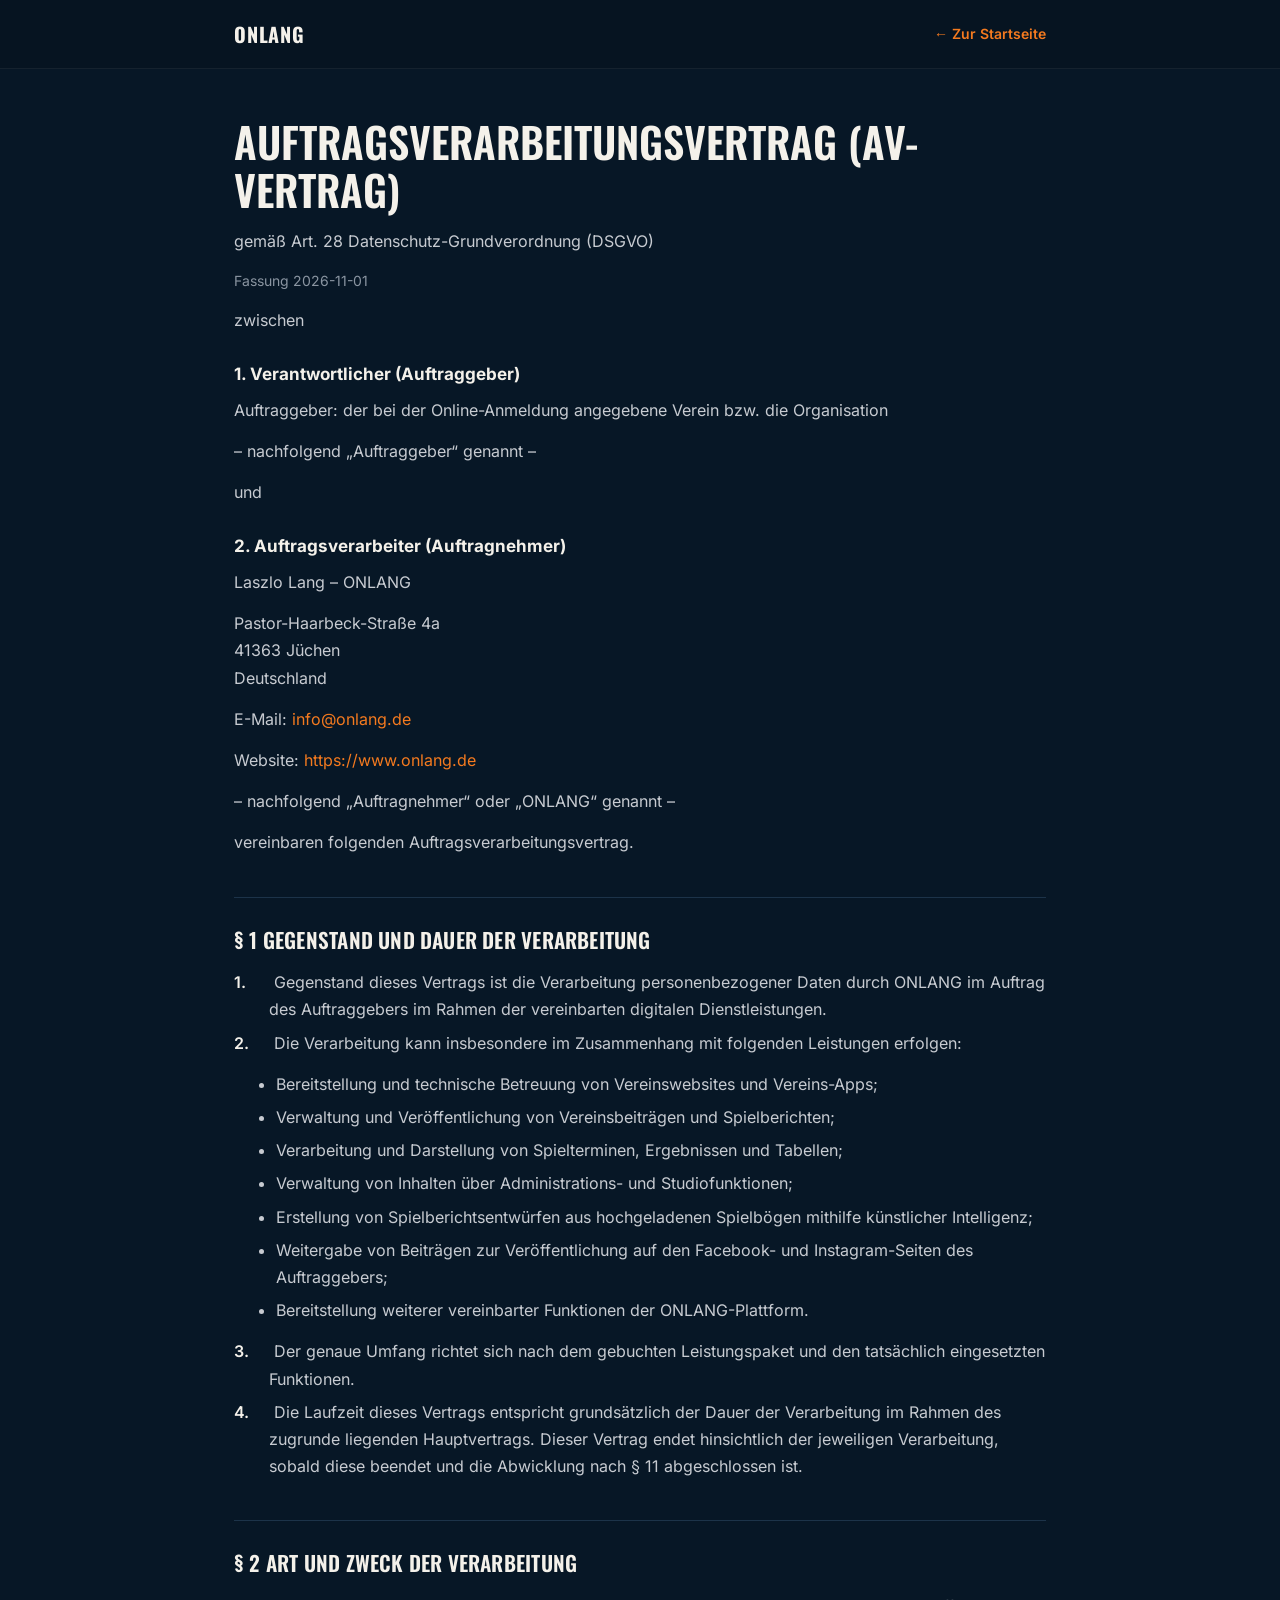
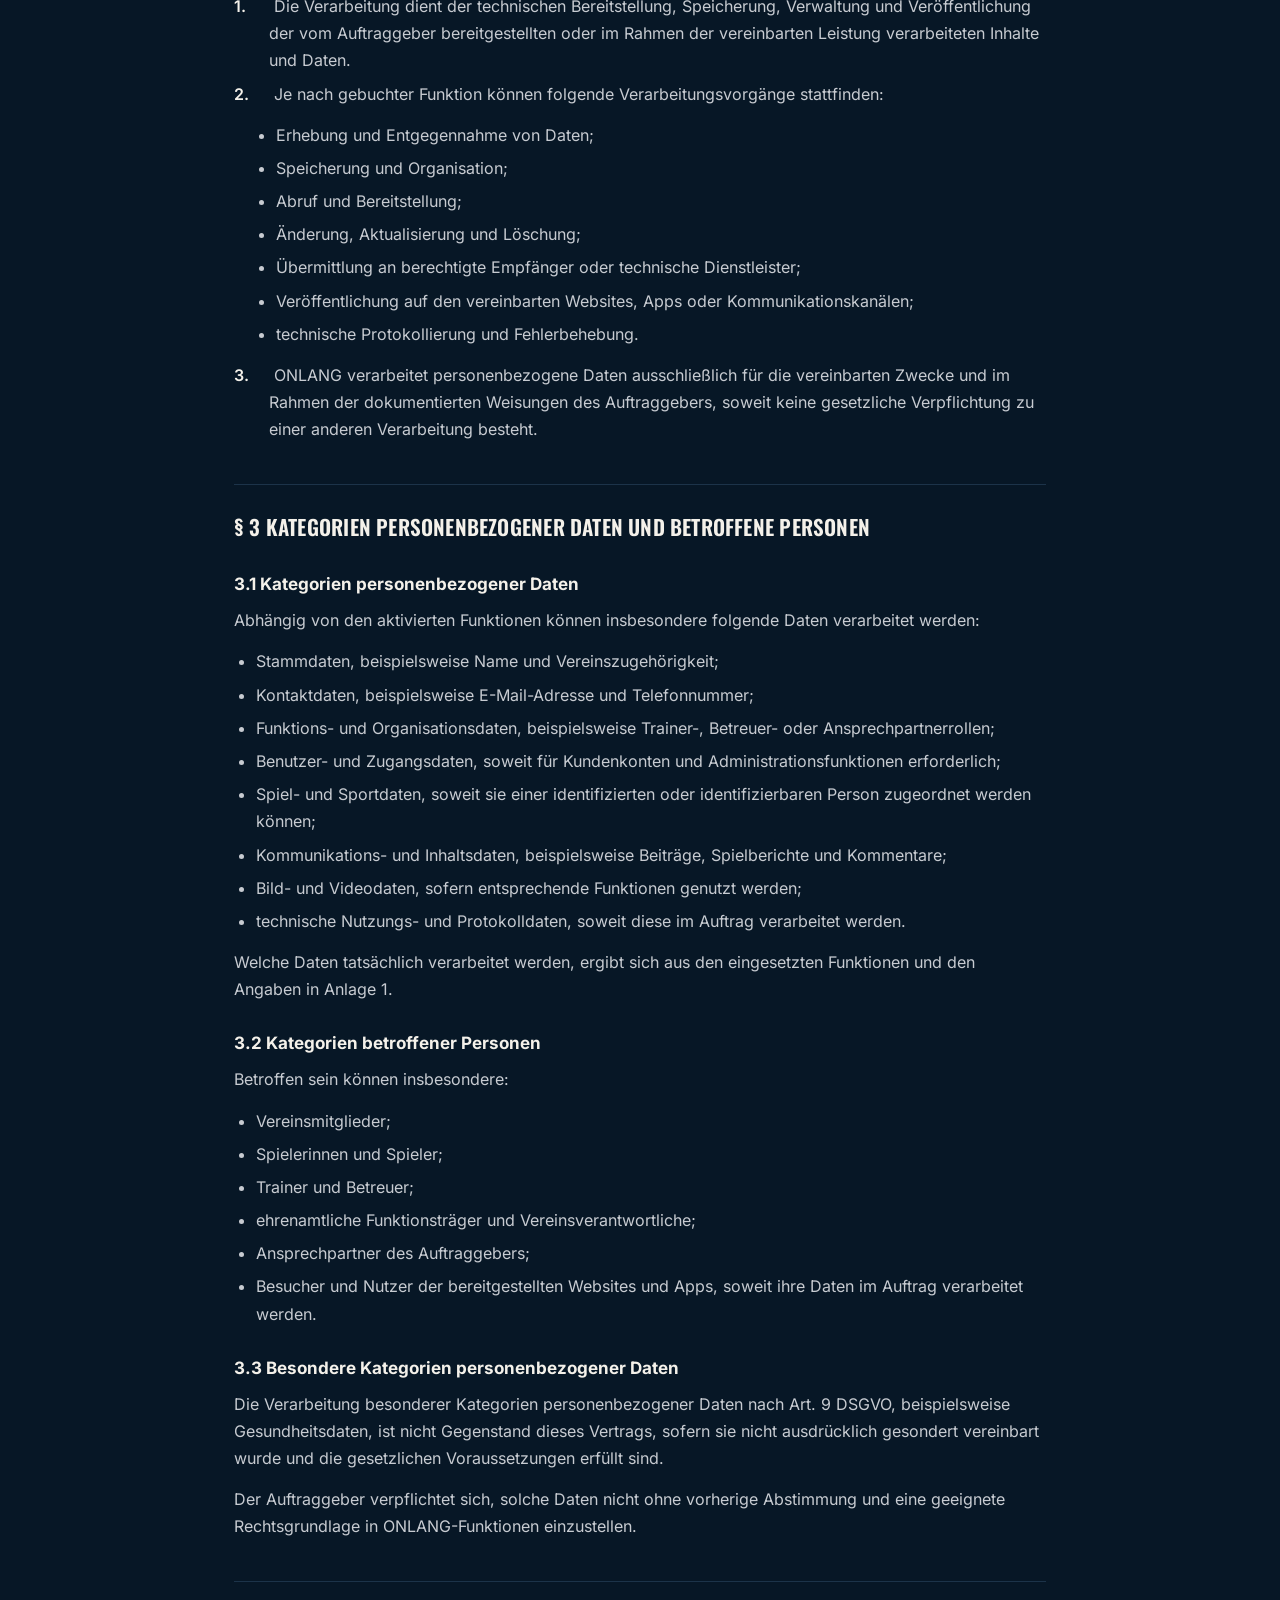
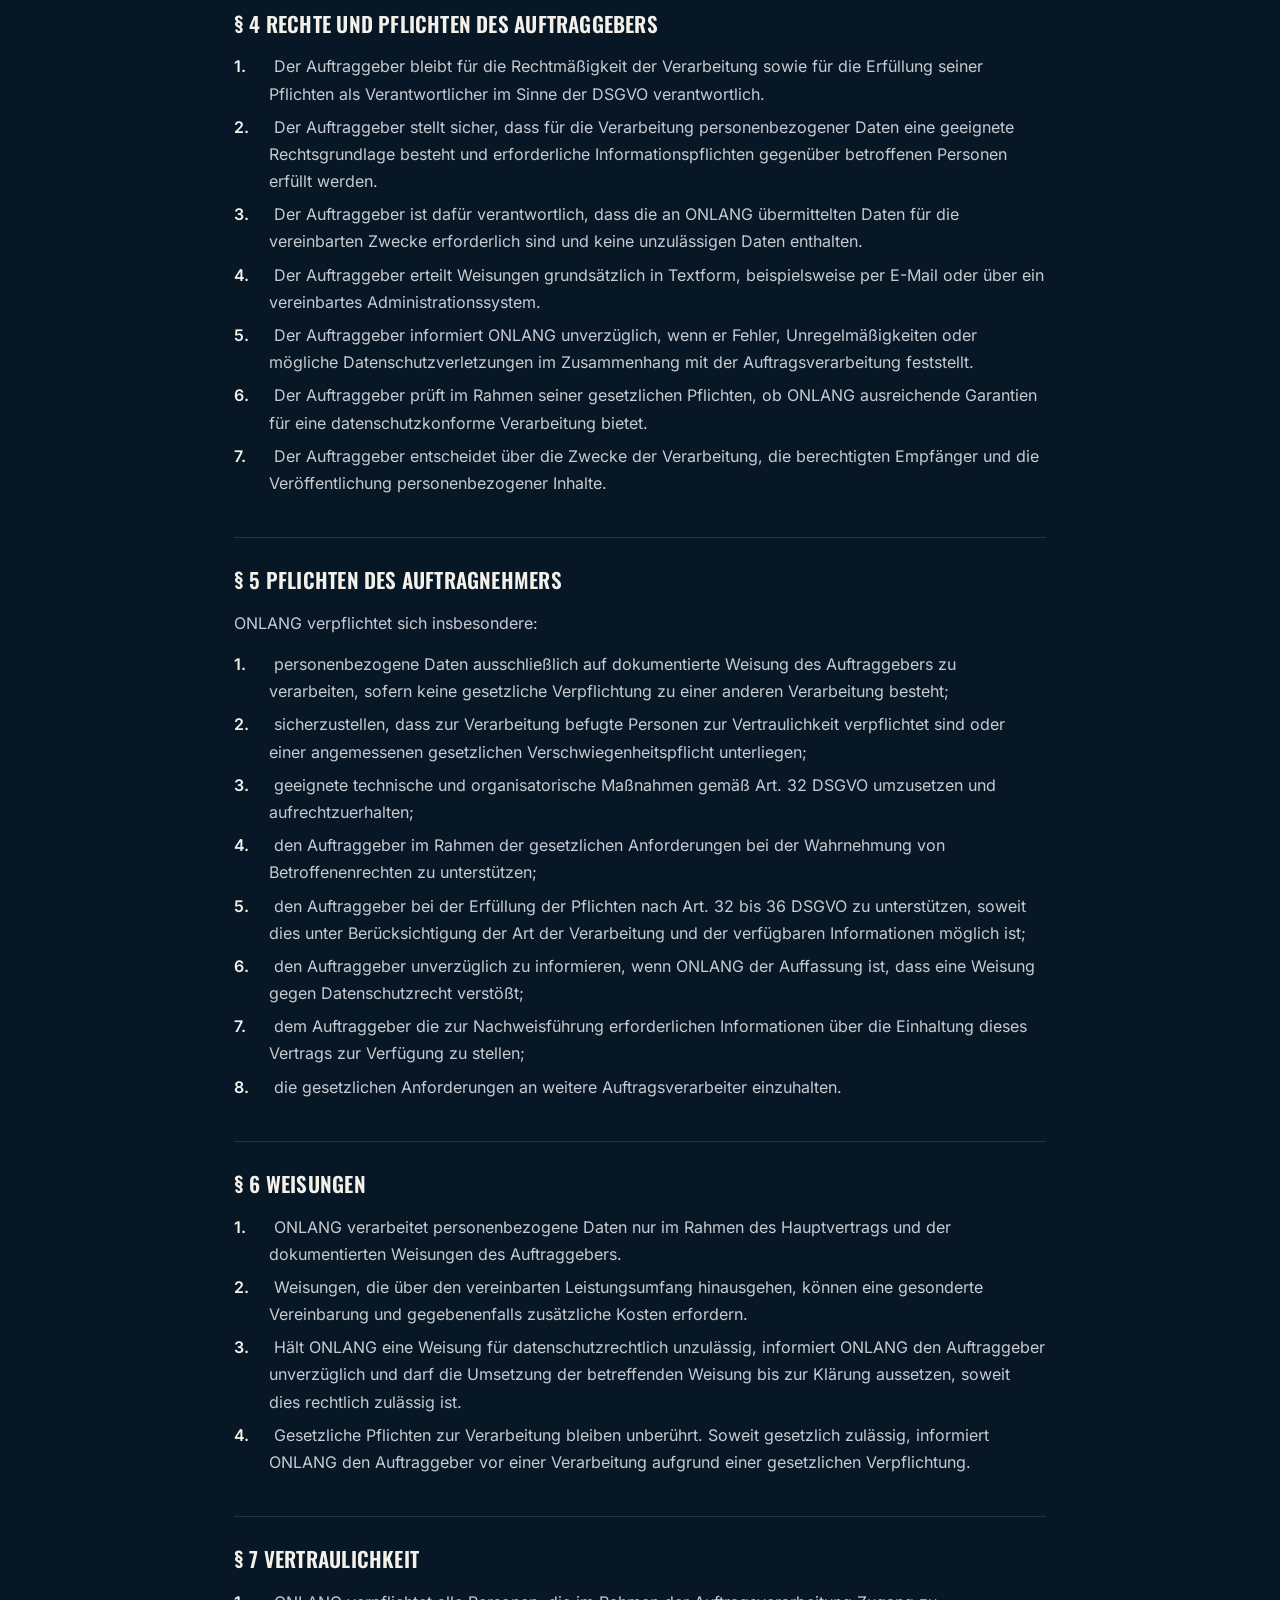
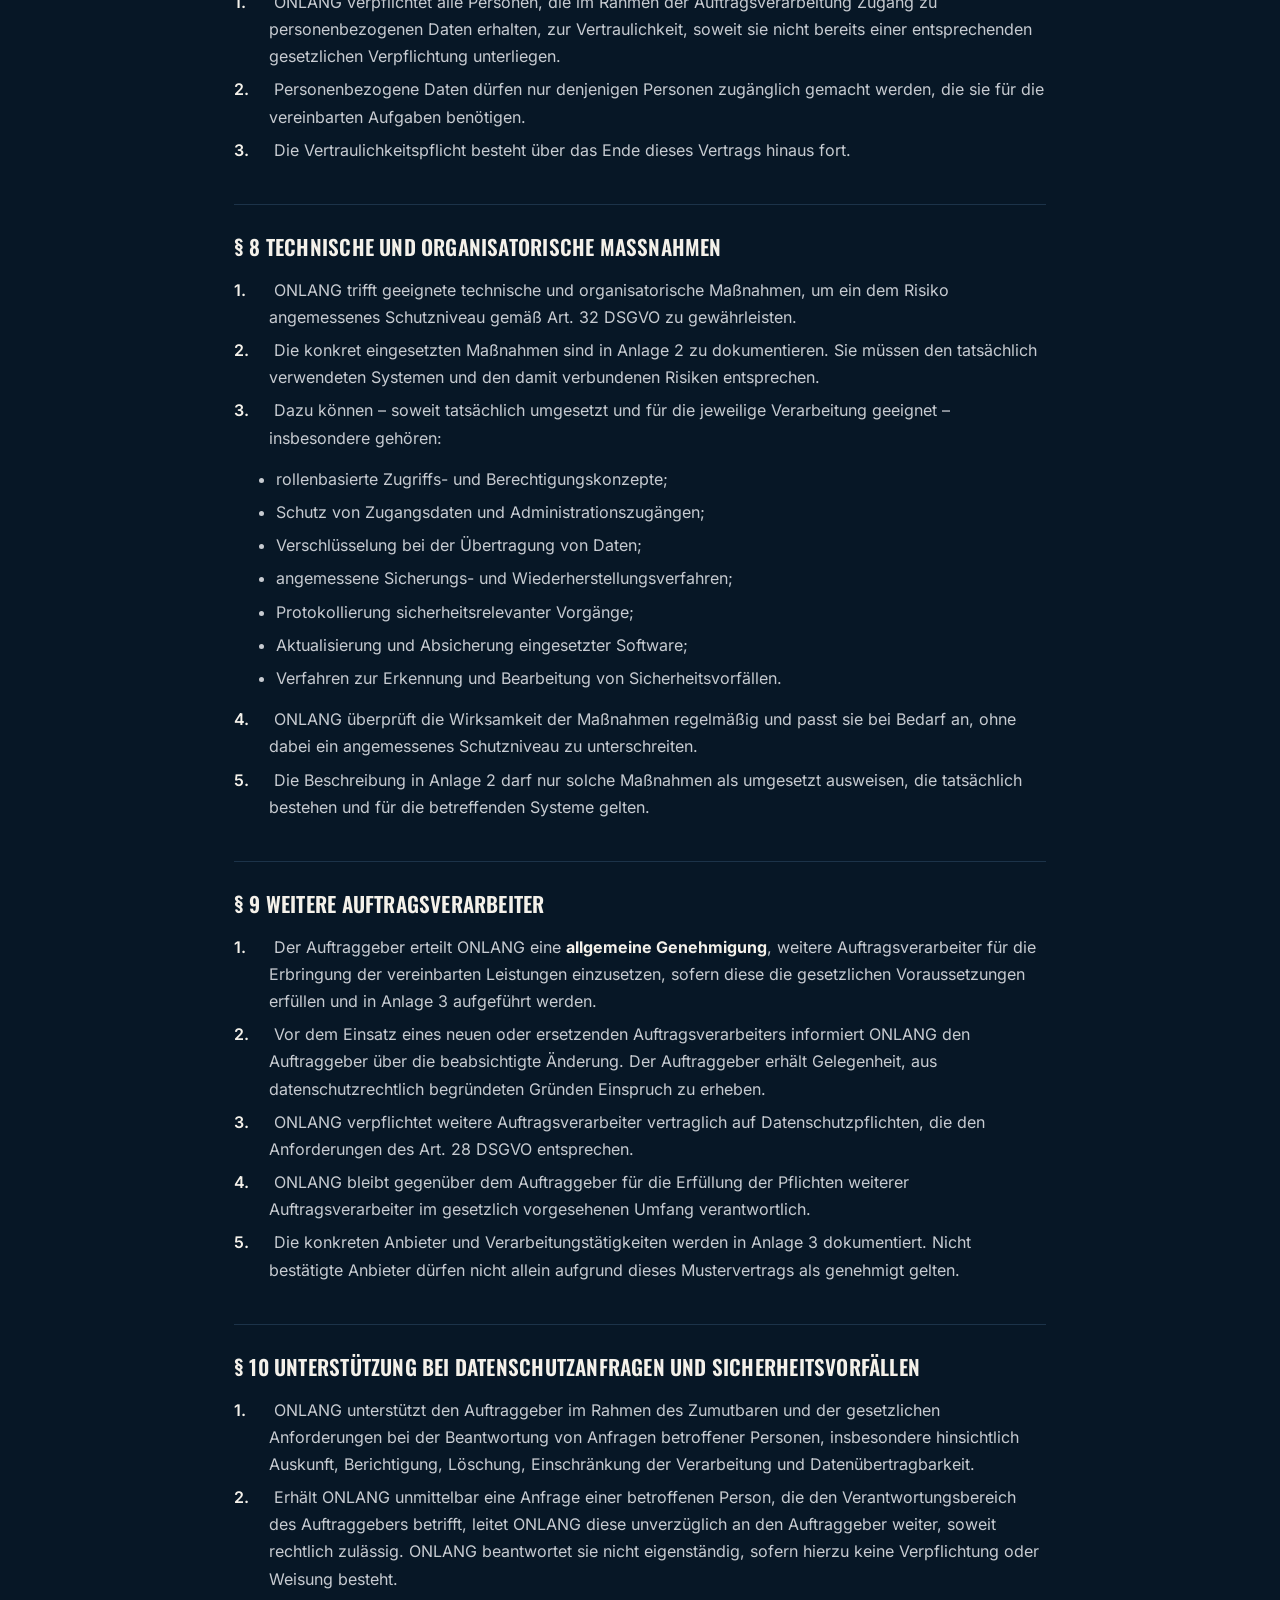
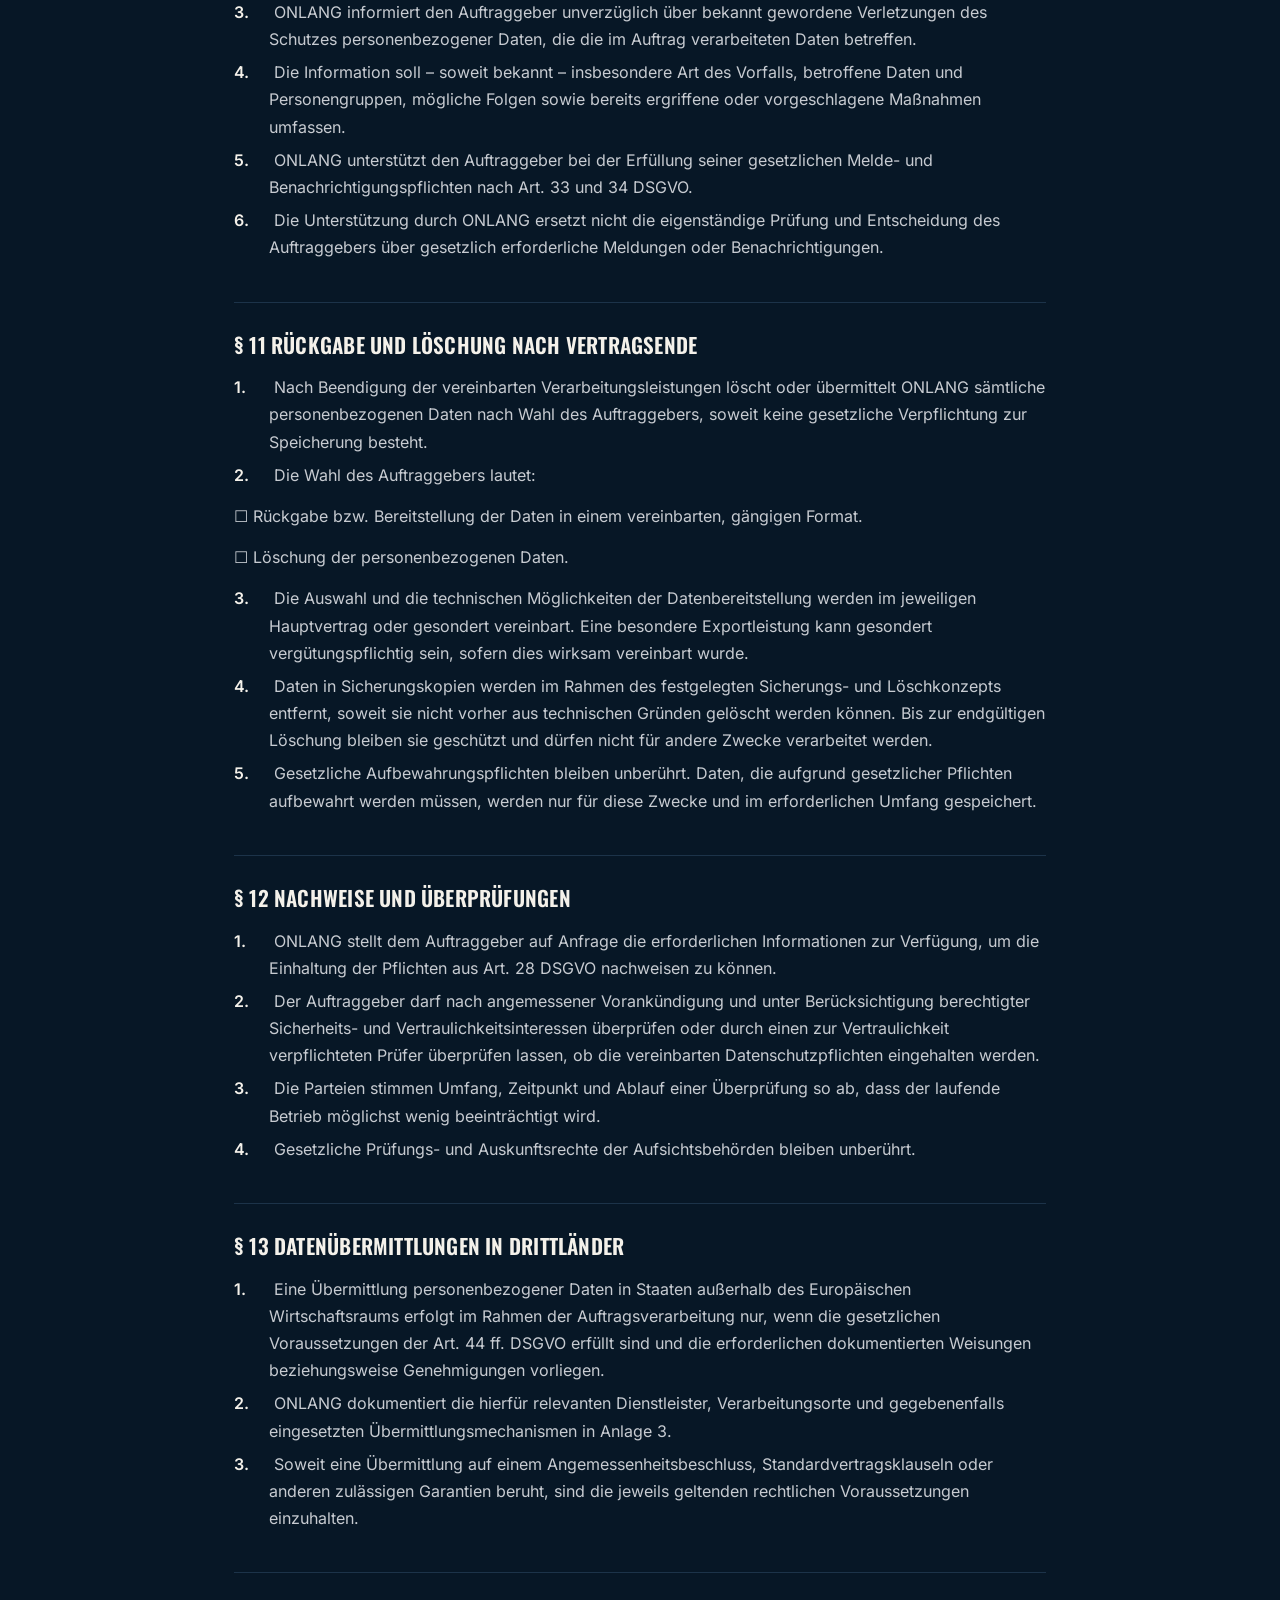
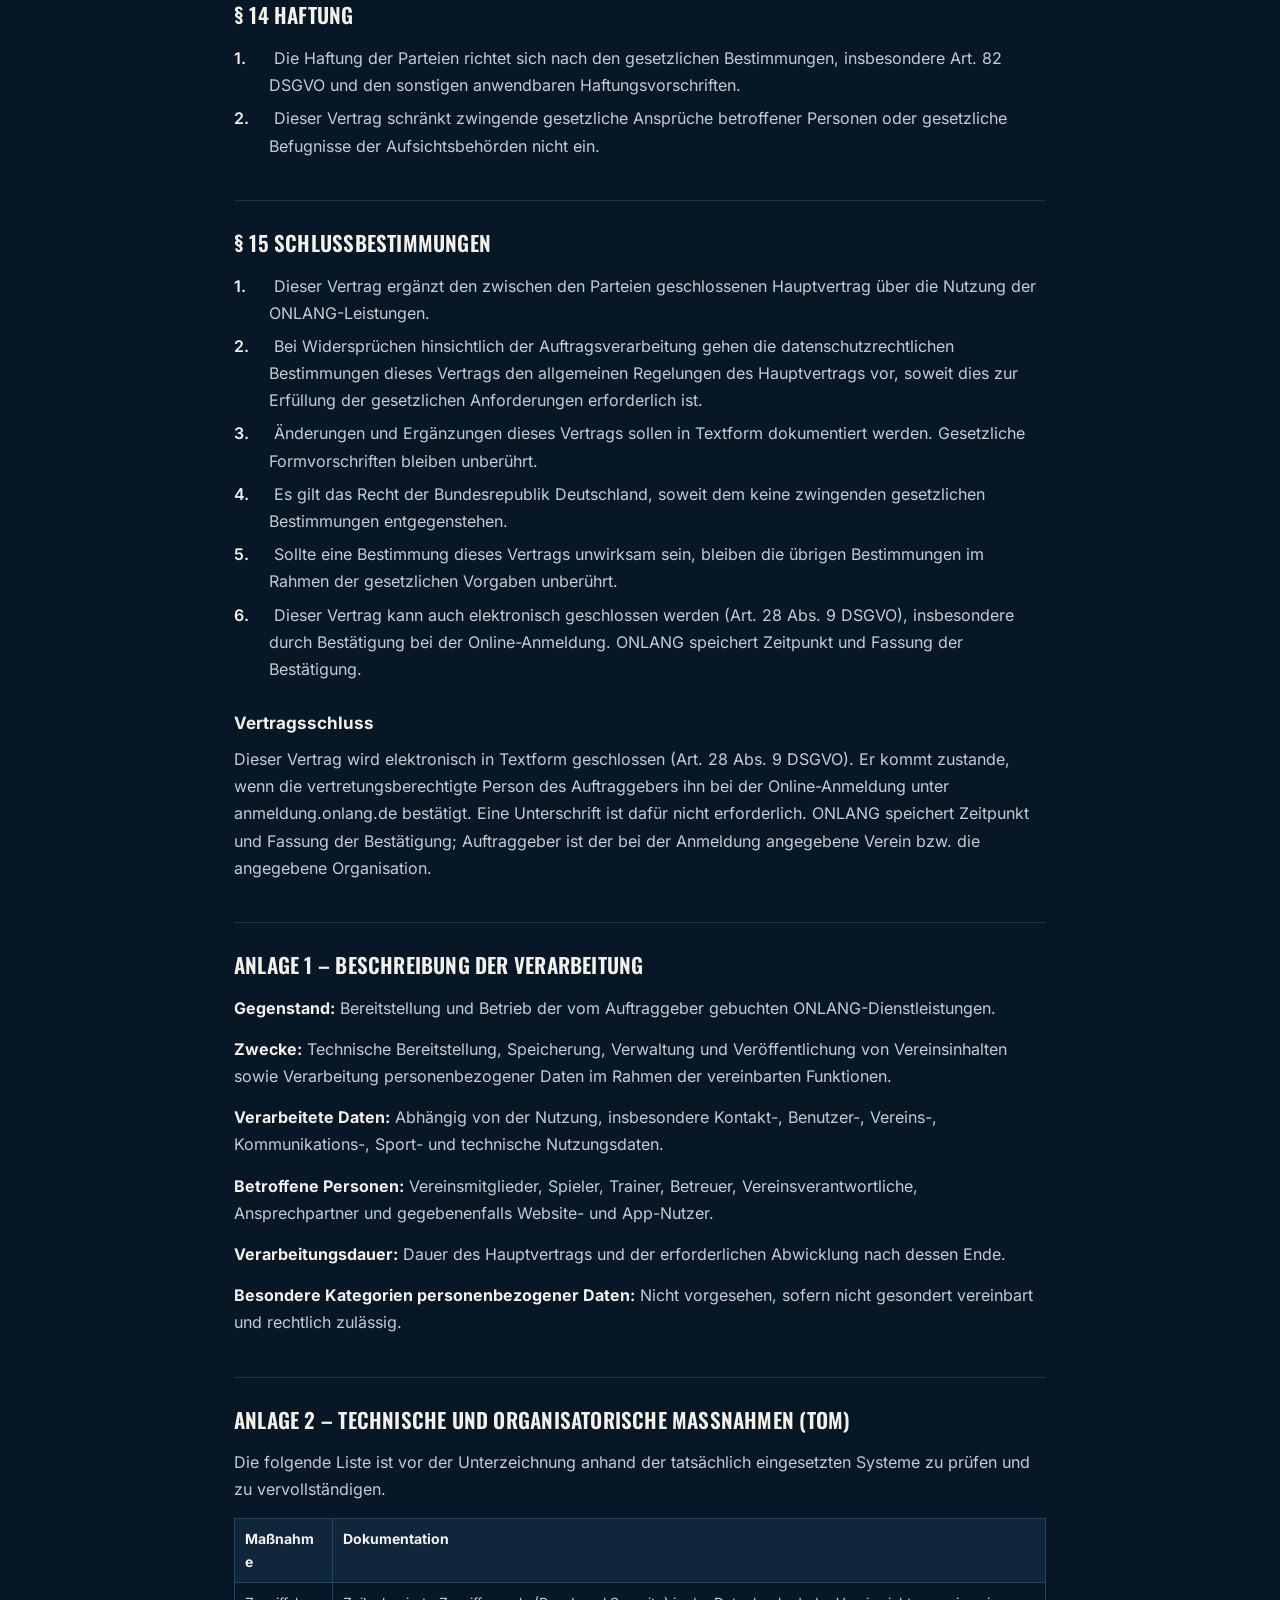
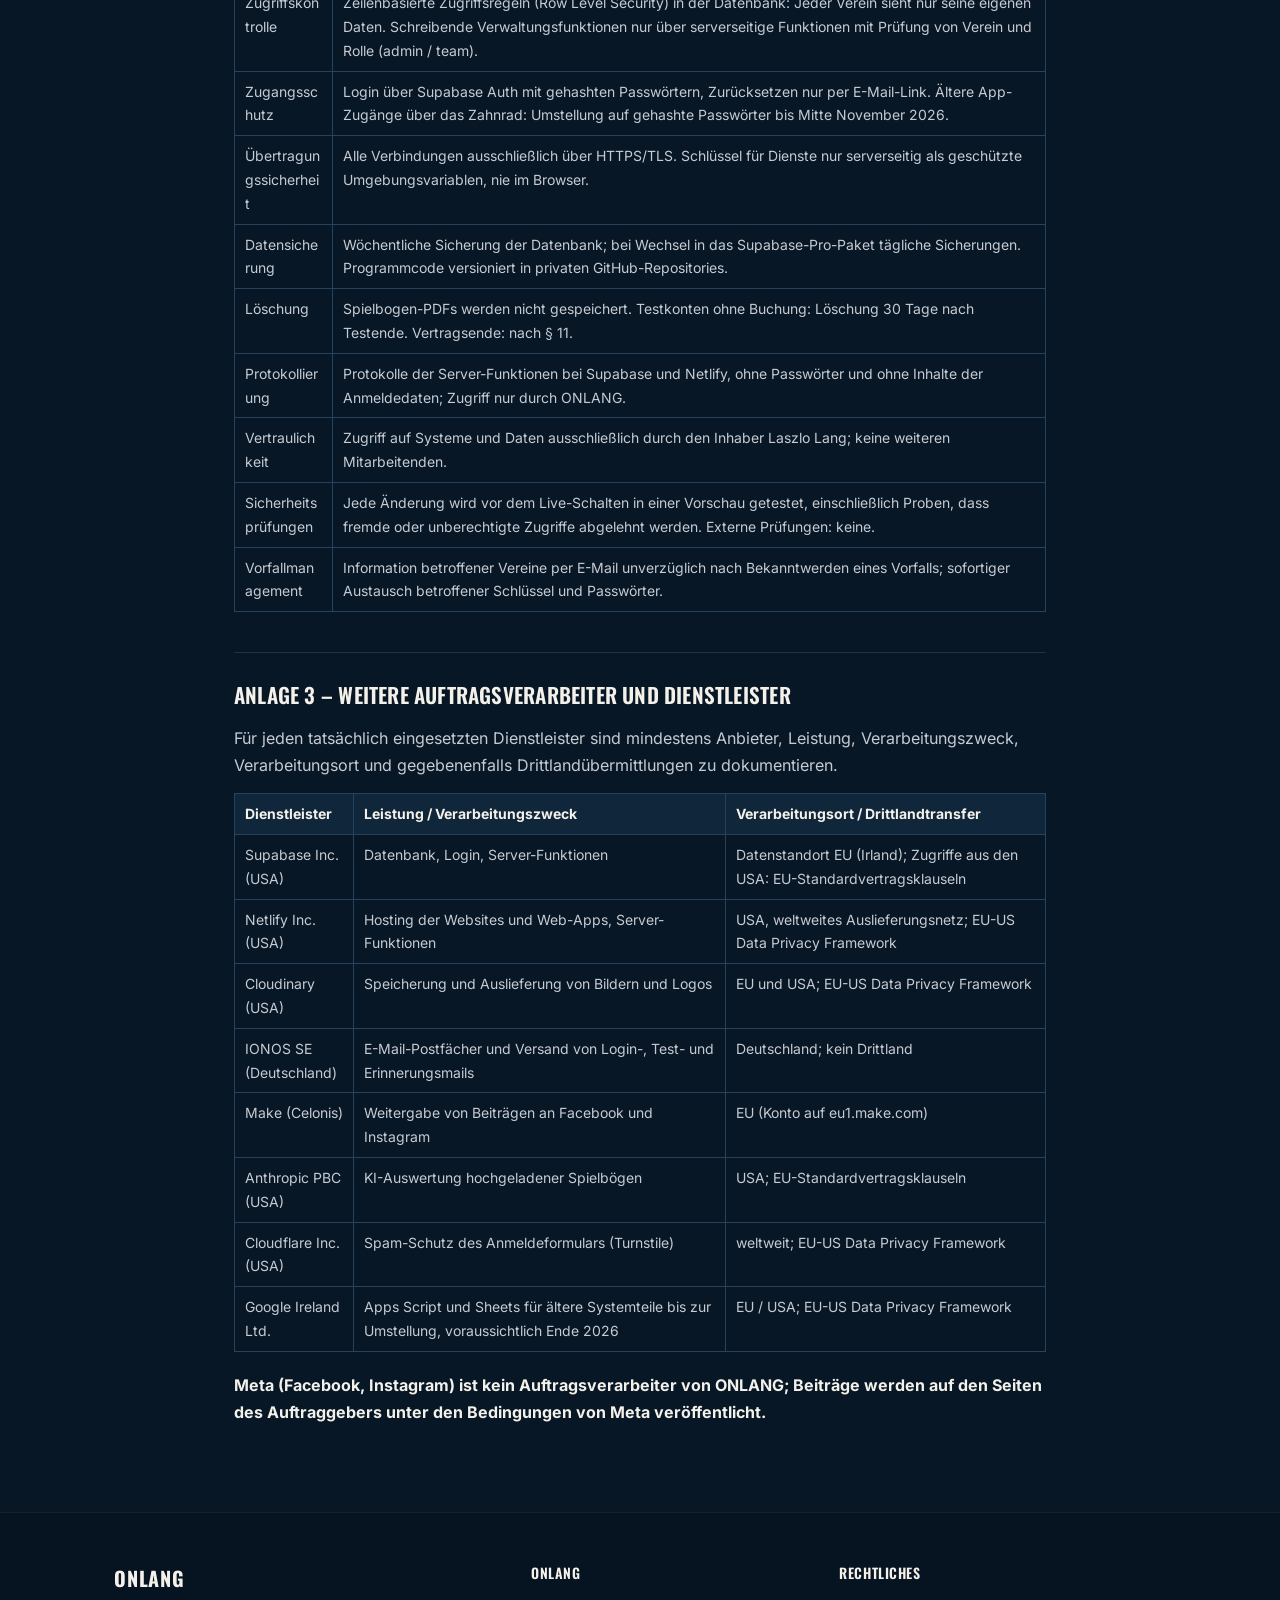
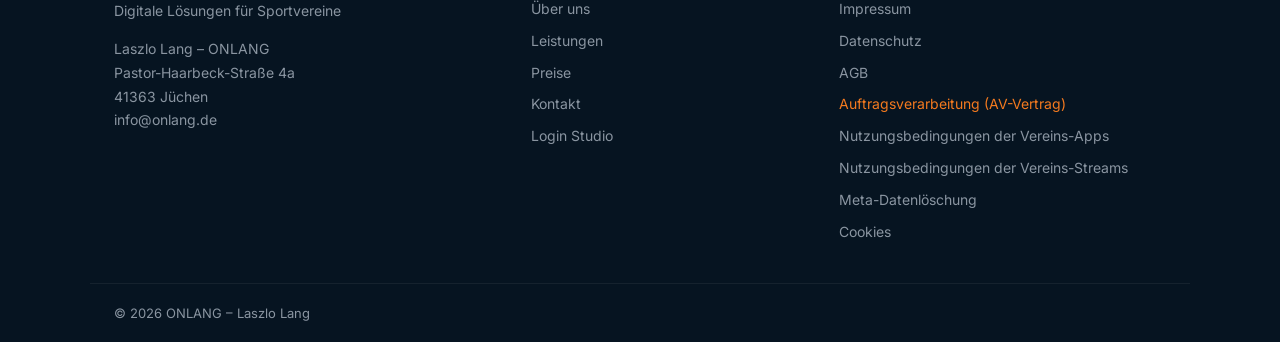
<file: avv.html>
<!DOCTYPE html>
<html lang="de">
<head>
<meta charset="UTF-8">
<meta name="viewport" content="width=device-width, initial-scale=1.0">
<title>Auftragsverarbeitungsvertrag (AV-Vertrag) – ONLANG</title>
<meta name="description" content="Auftragsverarbeitungsvertrag gemäß Art. 28 DSGVO zwischen Verein und ONLANG.">
<!-- Fassung 2026-11-01. Text 1:1 aus vorlagen\ONLANG_*_2026-11.docx; gelb markierte [Stellen] vor dem Livegang ausfüllen oder streichen. -->
<link rel="stylesheet" href="/rechtsseiten.css">
</head>
<body>

<header class="hdr">
  <div class="hdr-in">
    <a class="hdr-name" href="/">ONLANG</a>
    <a class="hdr-back" href="/">← Zur Startseite</a>
  </div>
</header>

<main>
<h1>Auftragsverarbeitungsvertrag (AV-Vertrag)</h1>
<p>gemäß Art. 28 Datenschutz-Grundverordnung (DSGVO)</p>
<p class="fassung">Fassung 2026-11-01</p>
<p>zwischen</p>
<h3>1. Verantwortlicher (Auftraggeber)</h3>
<p>Auftraggeber: der bei der Online-Anmeldung angegebene Verein bzw. die Organisation</p>
<p>– nachfolgend „Auftraggeber“ genannt –</p>
<p>und</p>
<h3>2. Auftragsverarbeiter (Auftragnehmer)</h3>
<p>Laszlo Lang – ONLANG</p>
<p>Pastor-Haarbeck-Straße 4a<br>41363 Jüchen<br>Deutschland</p>
<p>E-Mail: <a href="mailto:info@onlang.de">info@onlang.de</a></p>
<p>Website: <a href="https://www.onlang.de/">https://www.onlang.de</a></p>
<p>– nachfolgend „Auftragnehmer“ oder „ONLANG“ genannt –</p>
<p>vereinbaren folgenden Auftragsverarbeitungsvertrag.</p>
<h2>§ 1 Gegenstand und Dauer der Verarbeitung</h2>
<ul class="nr ebene0">
<li><span class="nr-label">1.</span> Gegenstand dieses Vertrags ist die Verarbeitung personenbezogener Daten durch ONLANG im Auftrag des Auftraggebers im Rahmen der vereinbarten digitalen Dienstleistungen.</li>
<li><span class="nr-label">2.</span> Die Verarbeitung kann insbesondere im Zusammenhang mit folgenden Leistungen erfolgen:</li>
</ul>
<ul class="punkt ebene1">
<li>Bereitstellung und technische Betreuung von Vereinswebsites und Vereins-Apps;</li>
<li>Verwaltung und Veröffentlichung von Vereinsbeiträgen und Spielberichten;</li>
<li>Verarbeitung und Darstellung von Spielterminen, Ergebnissen und Tabellen;</li>
<li>Verwaltung von Inhalten über Administrations- und Studiofunktionen;</li>
<li>Erstellung von Spielberichtsentwürfen aus hochgeladenen Spielbögen mithilfe künstlicher Intelligenz;</li>
<li>Weitergabe von Beiträgen zur Veröffentlichung auf den Facebook- und Instagram-Seiten des Auftraggebers;</li>
<li>Bereitstellung weiterer vereinbarter Funktionen der ONLANG-Plattform.</li>
</ul>
<ul class="nr ebene0">
<li><span class="nr-label">3.</span> Der genaue Umfang richtet sich nach dem gebuchten Leistungspaket und den tatsächlich eingesetzten Funktionen.</li>
<li><span class="nr-label">4.</span> Die Laufzeit dieses Vertrags entspricht grundsätzlich der Dauer der Verarbeitung im Rahmen des zugrunde liegenden Hauptvertrags. Dieser Vertrag endet hinsichtlich der jeweiligen Verarbeitung, sobald diese beendet und die Abwicklung nach § 11 abgeschlossen ist.</li>
</ul>
<h2>§ 2 Art und Zweck der Verarbeitung</h2>
<ul class="nr ebene0">
<li><span class="nr-label">1.</span> Die Verarbeitung dient der technischen Bereitstellung, Speicherung, Verwaltung und Veröffentlichung der vom Auftraggeber bereitgestellten oder im Rahmen der vereinbarten Leistung verarbeiteten Inhalte und Daten.</li>
<li><span class="nr-label">2.</span> Je nach gebuchter Funktion können folgende Verarbeitungsvorgänge stattfinden:</li>
</ul>
<ul class="punkt ebene1">
<li>Erhebung und Entgegennahme von Daten;</li>
<li>Speicherung und Organisation;</li>
<li>Abruf und Bereitstellung;</li>
<li>Änderung, Aktualisierung und Löschung;</li>
<li>Übermittlung an berechtigte Empfänger oder technische Dienstleister;</li>
<li>Veröffentlichung auf den vereinbarten Websites, Apps oder Kommunikationskanälen;</li>
<li>technische Protokollierung und Fehlerbehebung.</li>
</ul>
<ul class="nr ebene0">
<li><span class="nr-label">3.</span> ONLANG verarbeitet personenbezogene Daten ausschließlich für die vereinbarten Zwecke und im Rahmen der dokumentierten Weisungen des Auftraggebers, soweit keine gesetzliche Verpflichtung zu einer anderen Verarbeitung besteht.</li>
</ul>
<h2>§ 3 Kategorien personenbezogener Daten und betroffene Personen</h2>
<h3>3.1 Kategorien personenbezogener Daten</h3>
<p>Abhängig von den aktivierten Funktionen können insbesondere folgende Daten verarbeitet werden:</p>
<ul class="punkt ebene0">
<li>Stammdaten, beispielsweise Name und Vereinszugehörigkeit;</li>
<li>Kontaktdaten, beispielsweise E-Mail-Adresse und Telefonnummer;</li>
<li>Funktions- und Organisationsdaten, beispielsweise Trainer-, Betreuer- oder Ansprechpartnerrollen;</li>
<li>Benutzer- und Zugangsdaten, soweit für Kundenkonten und Administrationsfunktionen erforderlich;</li>
<li>Spiel- und Sportdaten, soweit sie einer identifizierten oder identifizierbaren Person zugeordnet werden können;</li>
<li>Kommunikations- und Inhaltsdaten, beispielsweise Beiträge, Spielberichte und Kommentare;</li>
<li>Bild- und Videodaten, sofern entsprechende Funktionen genutzt werden;</li>
<li>technische Nutzungs- und Protokolldaten, soweit diese im Auftrag verarbeitet werden.</li>
</ul>
<p>Welche Daten tatsächlich verarbeitet werden, ergibt sich aus den eingesetzten Funktionen und den Angaben in Anlage 1.</p>
<h3>3.2 Kategorien betroffener Personen</h3>
<p>Betroffen sein können insbesondere:</p>
<ul class="punkt ebene0">
<li>Vereinsmitglieder;</li>
<li>Spielerinnen und Spieler;</li>
<li>Trainer und Betreuer;</li>
<li>ehrenamtliche Funktionsträger und Vereinsverantwortliche;</li>
<li>Ansprechpartner des Auftraggebers;</li>
<li>Besucher und Nutzer der bereitgestellten Websites und Apps, soweit ihre Daten im Auftrag verarbeitet werden.</li>
</ul>
<h3>3.3 Besondere Kategorien personenbezogener Daten</h3>
<p>Die Verarbeitung besonderer Kategorien personenbezogener Daten nach Art. 9 DSGVO, beispielsweise Gesundheitsdaten, ist nicht Gegenstand dieses Vertrags, sofern sie nicht ausdrücklich gesondert vereinbart wurde und die gesetzlichen Voraussetzungen erfüllt sind.</p>
<p>Der Auftraggeber verpflichtet sich, solche Daten nicht ohne vorherige Abstimmung und eine geeignete Rechtsgrundlage in ONLANG-Funktionen einzustellen.</p>
<h2>§ 4 Rechte und Pflichten des Auftraggebers</h2>
<ul class="nr ebene0">
<li><span class="nr-label">1.</span> Der Auftraggeber bleibt für die Rechtmäßigkeit der Verarbeitung sowie für die Erfüllung seiner Pflichten als Verantwortlicher im Sinne der DSGVO verantwortlich.</li>
<li><span class="nr-label">2.</span> Der Auftraggeber stellt sicher, dass für die Verarbeitung personenbezogener Daten eine geeignete Rechtsgrundlage besteht und erforderliche Informationspflichten gegenüber betroffenen Personen erfüllt werden.</li>
<li><span class="nr-label">3.</span> Der Auftraggeber ist dafür verantwortlich, dass die an ONLANG übermittelten Daten für die vereinbarten Zwecke erforderlich sind und keine unzulässigen Daten enthalten.</li>
<li><span class="nr-label">4.</span> Der Auftraggeber erteilt Weisungen grundsätzlich in Textform, beispielsweise per E-Mail oder über ein vereinbartes Administrationssystem.</li>
<li><span class="nr-label">5.</span> Der Auftraggeber informiert ONLANG unverzüglich, wenn er Fehler, Unregelmäßigkeiten oder mögliche Datenschutzverletzungen im Zusammenhang mit der Auftragsverarbeitung feststellt.</li>
<li><span class="nr-label">6.</span> Der Auftraggeber prüft im Rahmen seiner gesetzlichen Pflichten, ob ONLANG ausreichende Garantien für eine datenschutzkonforme Verarbeitung bietet.</li>
<li><span class="nr-label">7.</span> Der Auftraggeber entscheidet über die Zwecke der Verarbeitung, die berechtigten Empfänger und die Veröffentlichung personenbezogener Inhalte.</li>
</ul>
<h2>§ 5 Pflichten des Auftragnehmers</h2>
<p>ONLANG verpflichtet sich insbesondere:</p>
<ul class="nr ebene0">
<li><span class="nr-label">1.</span> personenbezogene Daten ausschließlich auf dokumentierte Weisung des Auftraggebers zu verarbeiten, sofern keine gesetzliche Verpflichtung zu einer anderen Verarbeitung besteht;</li>
<li><span class="nr-label">2.</span> sicherzustellen, dass zur Verarbeitung befugte Personen zur Vertraulichkeit verpflichtet sind oder einer angemessenen gesetzlichen Verschwiegenheitspflicht unterliegen;</li>
<li><span class="nr-label">3.</span> geeignete technische und organisatorische Maßnahmen gemäß Art. 32 DSGVO umzusetzen und aufrechtzuerhalten;</li>
<li><span class="nr-label">4.</span> den Auftraggeber im Rahmen der gesetzlichen Anforderungen bei der Wahrnehmung von Betroffenenrechten zu unterstützen;</li>
<li><span class="nr-label">5.</span> den Auftraggeber bei der Erfüllung der Pflichten nach Art. 32 bis 36 DSGVO zu unterstützen, soweit dies unter Berücksichtigung der Art der Verarbeitung und der verfügbaren Informationen möglich ist;</li>
<li><span class="nr-label">6.</span> den Auftraggeber unverzüglich zu informieren, wenn ONLANG der Auffassung ist, dass eine Weisung gegen Datenschutzrecht verstößt;</li>
<li><span class="nr-label">7.</span> dem Auftraggeber die zur Nachweisführung erforderlichen Informationen über die Einhaltung dieses Vertrags zur Verfügung zu stellen;</li>
<li><span class="nr-label">8.</span> die gesetzlichen Anforderungen an weitere Auftragsverarbeiter einzuhalten.</li>
</ul>
<h2>§ 6 Weisungen</h2>
<ul class="nr ebene0">
<li><span class="nr-label">1.</span> ONLANG verarbeitet personenbezogene Daten nur im Rahmen des Hauptvertrags und der dokumentierten Weisungen des Auftraggebers.</li>
<li><span class="nr-label">2.</span> Weisungen, die über den vereinbarten Leistungsumfang hinausgehen, können eine gesonderte Vereinbarung und gegebenenfalls zusätzliche Kosten erfordern.</li>
<li><span class="nr-label">3.</span> Hält ONLANG eine Weisung für datenschutzrechtlich unzulässig, informiert ONLANG den Auftraggeber unverzüglich und darf die Umsetzung der betreffenden Weisung bis zur Klärung aussetzen, soweit dies rechtlich zulässig ist.</li>
<li><span class="nr-label">4.</span> Gesetzliche Pflichten zur Verarbeitung bleiben unberührt. Soweit gesetzlich zulässig, informiert ONLANG den Auftraggeber vor einer Verarbeitung aufgrund einer gesetzlichen Verpflichtung.</li>
</ul>
<h2>§ 7 Vertraulichkeit</h2>
<ul class="nr ebene0">
<li><span class="nr-label">1.</span> ONLANG verpflichtet alle Personen, die im Rahmen der Auftragsverarbeitung Zugang zu personenbezogenen Daten erhalten, zur Vertraulichkeit, soweit sie nicht bereits einer entsprechenden gesetzlichen Verpflichtung unterliegen.</li>
<li><span class="nr-label">2.</span> Personenbezogene Daten dürfen nur denjenigen Personen zugänglich gemacht werden, die sie für die vereinbarten Aufgaben benötigen.</li>
<li><span class="nr-label">3.</span> Die Vertraulichkeitspflicht besteht über das Ende dieses Vertrags hinaus fort.</li>
</ul>
<h2>§ 8 Technische und organisatorische Maßnahmen</h2>
<ul class="nr ebene0">
<li><span class="nr-label">1.</span> ONLANG trifft geeignete technische und organisatorische Maßnahmen, um ein dem Risiko angemessenes Schutzniveau gemäß Art. 32 DSGVO zu gewährleisten.</li>
<li><span class="nr-label">2.</span> Die konkret eingesetzten Maßnahmen sind in Anlage 2 zu dokumentieren. Sie müssen den tatsächlich verwendeten Systemen und den damit verbundenen Risiken entsprechen.</li>
<li><span class="nr-label">3.</span> Dazu können – soweit tatsächlich umgesetzt und für die jeweilige Verarbeitung geeignet – insbesondere gehören:</li>
</ul>
<ul class="punkt ebene1">
<li>rollenbasierte Zugriffs- und Berechtigungskonzepte;</li>
<li>Schutz von Zugangsdaten und Administrationszugängen;</li>
<li>Verschlüsselung bei der Übertragung von Daten;</li>
<li>angemessene Sicherungs- und Wiederherstellungsverfahren;</li>
<li>Protokollierung sicherheitsrelevanter Vorgänge;</li>
<li>Aktualisierung und Absicherung eingesetzter Software;</li>
<li>Verfahren zur Erkennung und Bearbeitung von Sicherheitsvorfällen.</li>
</ul>
<ul class="nr ebene0">
<li><span class="nr-label">4.</span> ONLANG überprüft die Wirksamkeit der Maßnahmen regelmäßig und passt sie bei Bedarf an, ohne dabei ein angemessenes Schutzniveau zu unterschreiten.</li>
<li><span class="nr-label">5.</span> Die Beschreibung in Anlage 2 darf nur solche Maßnahmen als umgesetzt ausweisen, die tatsächlich bestehen und für die betreffenden Systeme gelten.</li>
</ul>
<h2>§ 9 Weitere Auftragsverarbeiter</h2>
<ul class="nr ebene0">
<li><span class="nr-label">1.</span> Der Auftraggeber erteilt ONLANG eine <strong>allgemeine Genehmigung</strong>, weitere Auftragsverarbeiter für die Erbringung der vereinbarten Leistungen einzusetzen, sofern diese die gesetzlichen Voraussetzungen erfüllen und in Anlage 3 aufgeführt werden.</li>
<li><span class="nr-label">2.</span> Vor dem Einsatz eines neuen oder ersetzenden Auftragsverarbeiters informiert ONLANG den Auftraggeber über die beabsichtigte Änderung. Der Auftraggeber erhält Gelegenheit, aus datenschutzrechtlich begründeten Gründen Einspruch zu erheben.</li>
<li><span class="nr-label">3.</span> ONLANG verpflichtet weitere Auftragsverarbeiter vertraglich auf Datenschutzpflichten, die den Anforderungen des Art. 28 DSGVO entsprechen.</li>
<li><span class="nr-label">4.</span> ONLANG bleibt gegenüber dem Auftraggeber für die Erfüllung der Pflichten weiterer Auftragsverarbeiter im gesetzlich vorgesehenen Umfang verantwortlich.</li>
<li><span class="nr-label">5.</span> Die konkreten Anbieter und Verarbeitungstätigkeiten werden in Anlage 3 dokumentiert. Nicht bestätigte Anbieter dürfen nicht allein aufgrund dieses Mustervertrags als genehmigt gelten.</li>
</ul>
<h2>§ 10 Unterstützung bei Datenschutzanfragen und Sicherheitsvorfällen</h2>
<ul class="nr ebene0">
<li><span class="nr-label">1.</span> ONLANG unterstützt den Auftraggeber im Rahmen des Zumutbaren und der gesetzlichen Anforderungen bei der Beantwortung von Anfragen betroffener Personen, insbesondere hinsichtlich Auskunft, Berichtigung, Löschung, Einschränkung der Verarbeitung und Datenübertragbarkeit.</li>
<li><span class="nr-label">2.</span> Erhält ONLANG unmittelbar eine Anfrage einer betroffenen Person, die den Verantwortungsbereich des Auftraggebers betrifft, leitet ONLANG diese unverzüglich an den Auftraggeber weiter, soweit rechtlich zulässig. ONLANG beantwortet sie nicht eigenständig, sofern hierzu keine Verpflichtung oder Weisung besteht.</li>
<li><span class="nr-label">3.</span> ONLANG informiert den Auftraggeber unverzüglich über bekannt gewordene Verletzungen des Schutzes personenbezogener Daten, die die im Auftrag verarbeiteten Daten betreffen.</li>
<li><span class="nr-label">4.</span> Die Information soll – soweit bekannt – insbesondere Art des Vorfalls, betroffene Daten und Personengruppen, mögliche Folgen sowie bereits ergriffene oder vorgeschlagene Maßnahmen umfassen.</li>
<li><span class="nr-label">5.</span> ONLANG unterstützt den Auftraggeber bei der Erfüllung seiner gesetzlichen Melde- und Benachrichtigungspflichten nach Art. 33 und 34 DSGVO.</li>
<li><span class="nr-label">6.</span> Die Unterstützung durch ONLANG ersetzt nicht die eigenständige Prüfung und Entscheidung des Auftraggebers über gesetzlich erforderliche Meldungen oder Benachrichtigungen.</li>
</ul>
<h2>§ 11 Rückgabe und Löschung nach Vertragsende</h2>
<ul class="nr ebene0">
<li><span class="nr-label">1.</span> Nach Beendigung der vereinbarten Verarbeitungsleistungen löscht oder übermittelt ONLANG sämtliche personenbezogenen Daten nach Wahl des Auftraggebers, soweit keine gesetzliche Verpflichtung zur Speicherung besteht.</li>
<li><span class="nr-label">2.</span> Die Wahl des Auftraggebers lautet:</li>
</ul>
<p>☐ Rückgabe bzw. Bereitstellung der Daten in einem vereinbarten, gängigen Format.</p>
<p>☐ Löschung der personenbezogenen Daten.</p>
<ul class="nr ebene0">
<li><span class="nr-label">3.</span> Die Auswahl und die technischen Möglichkeiten der Datenbereitstellung werden im jeweiligen Hauptvertrag oder gesondert vereinbart. Eine besondere Exportleistung kann gesondert vergütungspflichtig sein, sofern dies wirksam vereinbart wurde.</li>
<li><span class="nr-label">4.</span> Daten in Sicherungskopien werden im Rahmen des festgelegten Sicherungs- und Löschkonzepts entfernt, soweit sie nicht vorher aus technischen Gründen gelöscht werden können. Bis zur endgültigen Löschung bleiben sie geschützt und dürfen nicht für andere Zwecke verarbeitet werden.</li>
<li><span class="nr-label">5.</span> Gesetzliche Aufbewahrungspflichten bleiben unberührt. Daten, die aufgrund gesetzlicher Pflichten aufbewahrt werden müssen, werden nur für diese Zwecke und im erforderlichen Umfang gespeichert.</li>
</ul>
<h2>§ 12 Nachweise und Überprüfungen</h2>
<ul class="nr ebene0">
<li><span class="nr-label">1.</span> ONLANG stellt dem Auftraggeber auf Anfrage die erforderlichen Informationen zur Verfügung, um die Einhaltung der Pflichten aus Art. 28 DSGVO nachweisen zu können.</li>
<li><span class="nr-label">2.</span> Der Auftraggeber darf nach angemessener Vorankündigung und unter Berücksichtigung berechtigter Sicherheits- und Vertraulichkeitsinteressen überprüfen oder durch einen zur Vertraulichkeit verpflichteten Prüfer überprüfen lassen, ob die vereinbarten Datenschutzpflichten eingehalten werden.</li>
<li><span class="nr-label">3.</span> Die Parteien stimmen Umfang, Zeitpunkt und Ablauf einer Überprüfung so ab, dass der laufende Betrieb möglichst wenig beeinträchtigt wird.</li>
<li><span class="nr-label">4.</span> Gesetzliche Prüfungs- und Auskunftsrechte der Aufsichtsbehörden bleiben unberührt.</li>
</ul>
<h2>§ 13 Datenübermittlungen in Drittländer</h2>
<ul class="nr ebene0">
<li><span class="nr-label">1.</span> Eine Übermittlung personenbezogener Daten in Staaten außerhalb des Europäischen Wirtschaftsraums erfolgt im Rahmen der Auftragsverarbeitung nur, wenn die gesetzlichen Voraussetzungen der Art. 44 ff. DSGVO erfüllt sind und die erforderlichen dokumentierten Weisungen beziehungsweise Genehmigungen vorliegen.</li>
<li><span class="nr-label">2.</span> ONLANG dokumentiert die hierfür relevanten Dienstleister, Verarbeitungsorte und gegebenenfalls eingesetzten Übermittlungsmechanismen in Anlage 3.</li>
<li><span class="nr-label">3.</span> Soweit eine Übermittlung auf einem Angemessenheitsbeschluss, Standardvertragsklauseln oder anderen zulässigen Garantien beruht, sind die jeweils geltenden rechtlichen Voraussetzungen einzuhalten.</li>
</ul>
<h2>§ 14 Haftung</h2>
<ul class="nr ebene0">
<li><span class="nr-label">1.</span> Die Haftung der Parteien richtet sich nach den gesetzlichen Bestimmungen, insbesondere Art. 82 DSGVO und den sonstigen anwendbaren Haftungsvorschriften.</li>
<li><span class="nr-label">2.</span> Dieser Vertrag schränkt zwingende gesetzliche Ansprüche betroffener Personen oder gesetzliche Befugnisse der Aufsichtsbehörden nicht ein.</li>
</ul>
<h2>§ 15 Schlussbestimmungen</h2>
<ul class="nr ebene0">
<li><span class="nr-label">1.</span> Dieser Vertrag ergänzt den zwischen den Parteien geschlossenen Hauptvertrag über die Nutzung der ONLANG-Leistungen.</li>
<li><span class="nr-label">2.</span> Bei Widersprüchen hinsichtlich der Auftragsverarbeitung gehen die datenschutzrechtlichen Bestimmungen dieses Vertrags den allgemeinen Regelungen des Hauptvertrags vor, soweit dies zur Erfüllung der gesetzlichen Anforderungen erforderlich ist.</li>
<li><span class="nr-label">3.</span> Änderungen und Ergänzungen dieses Vertrags sollen in Textform dokumentiert werden. Gesetzliche Formvorschriften bleiben unberührt.</li>
<li><span class="nr-label">4.</span> Es gilt das Recht der Bundesrepublik Deutschland, soweit dem keine zwingenden gesetzlichen Bestimmungen entgegenstehen.</li>
<li><span class="nr-label">5.</span> Sollte eine Bestimmung dieses Vertrags unwirksam sein, bleiben die übrigen Bestimmungen im Rahmen der gesetzlichen Vorgaben unberührt.</li>
<li><span class="nr-label">6.</span> Dieser Vertrag kann auch elektronisch geschlossen werden (Art. 28 Abs. 9 DSGVO), insbesondere durch Bestätigung bei der Online-Anmeldung. ONLANG speichert Zeitpunkt und Fassung der Bestätigung.</li>
</ul>
<h3>Vertragsschluss</h3>
<p>Dieser Vertrag wird elektronisch in Textform geschlossen (Art. 28 Abs. 9 DSGVO). Er kommt zustande, wenn die vertretungsberechtigte Person des Auftraggebers ihn bei der Online-Anmeldung unter anmeldung.onlang.de bestätigt. Eine Unterschrift ist dafür nicht erforderlich. ONLANG speichert Zeitpunkt und Fassung der Bestätigung; Auftraggeber ist der bei der Anmeldung angegebene Verein bzw. die angegebene Organisation.</p>
<h2>Anlage 1 – Beschreibung der Verarbeitung</h2>
<p><strong>Gegenstand:</strong> Bereitstellung und Betrieb der vom Auftraggeber gebuchten ONLANG-Dienstleistungen.</p>
<p><strong>Zwecke:</strong> Technische Bereitstellung, Speicherung, Verwaltung und Veröffentlichung von Vereinsinhalten sowie Verarbeitung personenbezogener Daten im Rahmen der vereinbarten Funktionen.</p>
<p><strong>Verarbeitete Daten:</strong> Abhängig von der Nutzung, insbesondere Kontakt-, Benutzer-, Vereins-, Kommunikations-, Sport- und technische Nutzungsdaten.</p>
<p><strong>Betroffene Personen:</strong> Vereinsmitglieder, Spieler, Trainer, Betreuer, Vereinsverantwortliche, Ansprechpartner und gegebenenfalls Website- und App-Nutzer.</p>
<p><strong>Verarbeitungsdauer:</strong> Dauer des Hauptvertrags und der erforderlichen Abwicklung nach dessen Ende.</p>
<p><strong>Besondere Kategorien personenbezogener Daten:</strong> Nicht vorgesehen, sofern nicht gesondert vereinbart und rechtlich zulässig.</p>
<h2>Anlage 2 – Technische und organisatorische Maßnahmen (TOM)</h2>
<p>Die folgende Liste ist vor der Unterzeichnung anhand der tatsächlich eingesetzten Systeme zu prüfen und zu vervollständigen.</p>
<div class="tabelle"><table><tr><th><strong>Maßnahme</strong></th><th><strong>Dokumentation</strong></th></tr><tr><td>Zugriffskontrolle</td><td>Zeilenbasierte Zugriffsregeln (Row Level Security) in der Datenbank: Jeder Verein sieht nur seine eigenen Daten. Schreibende Verwaltungsfunktionen nur über serverseitige Funktionen mit Prüfung von Verein und Rolle (admin / team).</td></tr><tr><td>Zugangsschutz</td><td>Login über Supabase Auth mit gehashten Passwörtern, Zurücksetzen nur per E-Mail-Link. Ältere App-Zugänge über das Zahnrad: Umstellung auf gehashte Passwörter bis Mitte November 2026.</td></tr><tr><td>Übertragungssicherheit</td><td>Alle Verbindungen ausschließlich über HTTPS/TLS. Schlüssel für Dienste nur serverseitig als geschützte Umgebungsvariablen, nie im Browser.</td></tr><tr><td>Datensicherung</td><td>Wöchentliche Sicherung der Datenbank; bei Wechsel in das Supabase-Pro-Paket tägliche Sicherungen. Programmcode versioniert in privaten GitHub-Repositories.</td></tr><tr><td>Löschung</td><td>Spielbogen-PDFs werden nicht gespeichert. Testkonten ohne Buchung: Löschung 30 Tage nach Testende. Vertragsende: nach § 11.</td></tr><tr><td>Protokollierung</td><td>Protokolle der Server-Funktionen bei Supabase und Netlify, ohne Passwörter und ohne Inhalte der Anmeldedaten; Zugriff nur durch ONLANG.</td></tr><tr><td>Vertraulichkeit</td><td>Zugriff auf Systeme und Daten ausschließlich durch den Inhaber Laszlo Lang; keine weiteren Mitarbeitenden.</td></tr><tr><td>Sicherheitsprüfungen</td><td>Jede Änderung wird vor dem Live-Schalten in einer Vorschau getestet, einschließlich Proben, dass fremde oder unberechtigte Zugriffe abgelehnt werden. Externe Prüfungen: keine.</td></tr><tr><td>Vorfallmanagement</td><td>Information betroffener Vereine per E-Mail unverzüglich nach Bekanntwerden eines Vorfalls; sofortiger Austausch betroffener Schlüssel und Passwörter.</td></tr></table></div>
<h2>Anlage 3 – Weitere Auftragsverarbeiter und Dienstleister</h2>
<p>Für jeden tatsächlich eingesetzten Dienstleister sind mindestens Anbieter, Leistung, Verarbeitungszweck, Verarbeitungsort und gegebenenfalls Drittlandübermittlungen zu dokumentieren.</p>
<div class="tabelle"><table><tr><th><strong>Dienstleister</strong></th><th><strong>Leistung / Verarbeitungszweck</strong></th><th><strong>Verarbeitungsort / Drittlandtransfer</strong></th></tr><tr><td>Supabase Inc. (USA)</td><td>Datenbank, Login, Server-Funktionen</td><td>Datenstandort EU (Irland); Zugriffe aus den USA: EU-Standardvertragsklauseln</td></tr><tr><td>Netlify Inc. (USA)</td><td>Hosting der Websites und Web-Apps, Server-Funktionen</td><td>USA, weltweites Auslieferungsnetz; EU-US Data Privacy Framework</td></tr><tr><td>Cloudinary (USA)</td><td>Speicherung und Auslieferung von Bildern und Logos</td><td>EU und USA; EU-US Data Privacy Framework</td></tr><tr><td>IONOS SE (Deutschland)</td><td>E-Mail-Postfächer und Versand von Login-, Test- und Erinnerungsmails</td><td>Deutschland; kein Drittland</td></tr><tr><td>Make (Celonis)</td><td>Weitergabe von Beiträgen an Facebook und Instagram</td><td>EU (Konto auf eu1.make.com)</td></tr><tr><td>Anthropic PBC (USA)</td><td>KI-Auswertung hochgeladener Spielbögen</td><td>USA; EU-Standardvertragsklauseln</td></tr><tr><td>Cloudflare Inc. (USA)</td><td>Spam-Schutz des Anmeldeformulars (Turnstile)</td><td>weltweit; EU-US Data Privacy Framework</td></tr><tr><td>Google Ireland Ltd.</td><td>Apps Script und Sheets für ältere Systemteile bis zur Umstellung, voraussichtlich Ende 2026</td><td>EU / USA; EU-US Data Privacy Framework</td></tr></table></div>
<p><strong>Meta (Facebook, Instagram) ist kein Auftragsverarbeiter von ONLANG; Beiträge werden auf den Seiten des Auftraggebers unter den Bedingungen von Meta veröffentlicht.</strong></p>
</main>

<footer class="ftr">
  <div class="ftr-in">
    <div>
      <div class="ftr-brand">ONLANG</div>
      <div class="ftr-claim">Digitale Lösungen für Sportvereine</div>
      <address class="ftr-addr">Laszlo Lang – ONLANG<br>Pastor-Haarbeck-Straße 4a<br>41363 Jüchen<br><a href="mailto:info@onlang.de">info@onlang.de</a></address>
    </div>
    <div>
      <div class="ftr-title">ONLANG</div>
      <ul>
        <li><a href="/#ueber">Über uns</a></li>
        <li><a href="/#loesungen">Leistungen</a></li>
        <li><a href="/#preise">Preise</a></li>
        <li><a href="/#kontakt">Kontakt</a></li>
        <li><a href="https://app.onlang.de/studio.html">Login Studio</a></li>
      </ul>
    </div>
    <div>
      <div class="ftr-title">Rechtliches</div>
      <ul>
        <li><a href="/impressum">Impressum</a></li>
        <li><a href="/datenschutz">Datenschutz</a></li>
        <li><a href="/agb">AGB</a></li>
        <li><a href="/avv" aria-current="page">Auftragsverarbeitung (AV-Vertrag)</a></li>
        <li><a href="https://app.onlang.de/nutzungsbedingungen">Nutzungsbedingungen der Vereins-Apps</a></li>
        <li><a href="https://app.onlang.de/nutzungsbedingungen-neu">Nutzungsbedingungen der Vereins-Streams</a></li>
        <li><a href="/meta-datenloeschung">Meta-Datenlöschung</a></li>
        <li><a href="/cookies">Cookies</a></li>
      </ul>
    </div>
  </div>
  <div class="ftr-bottom">
    <span>© 2026 ONLANG – Laszlo Lang</span>
  </div>
</footer>

<script src="/rechtsseiten.js"></script>
</body>
</html>
</file>
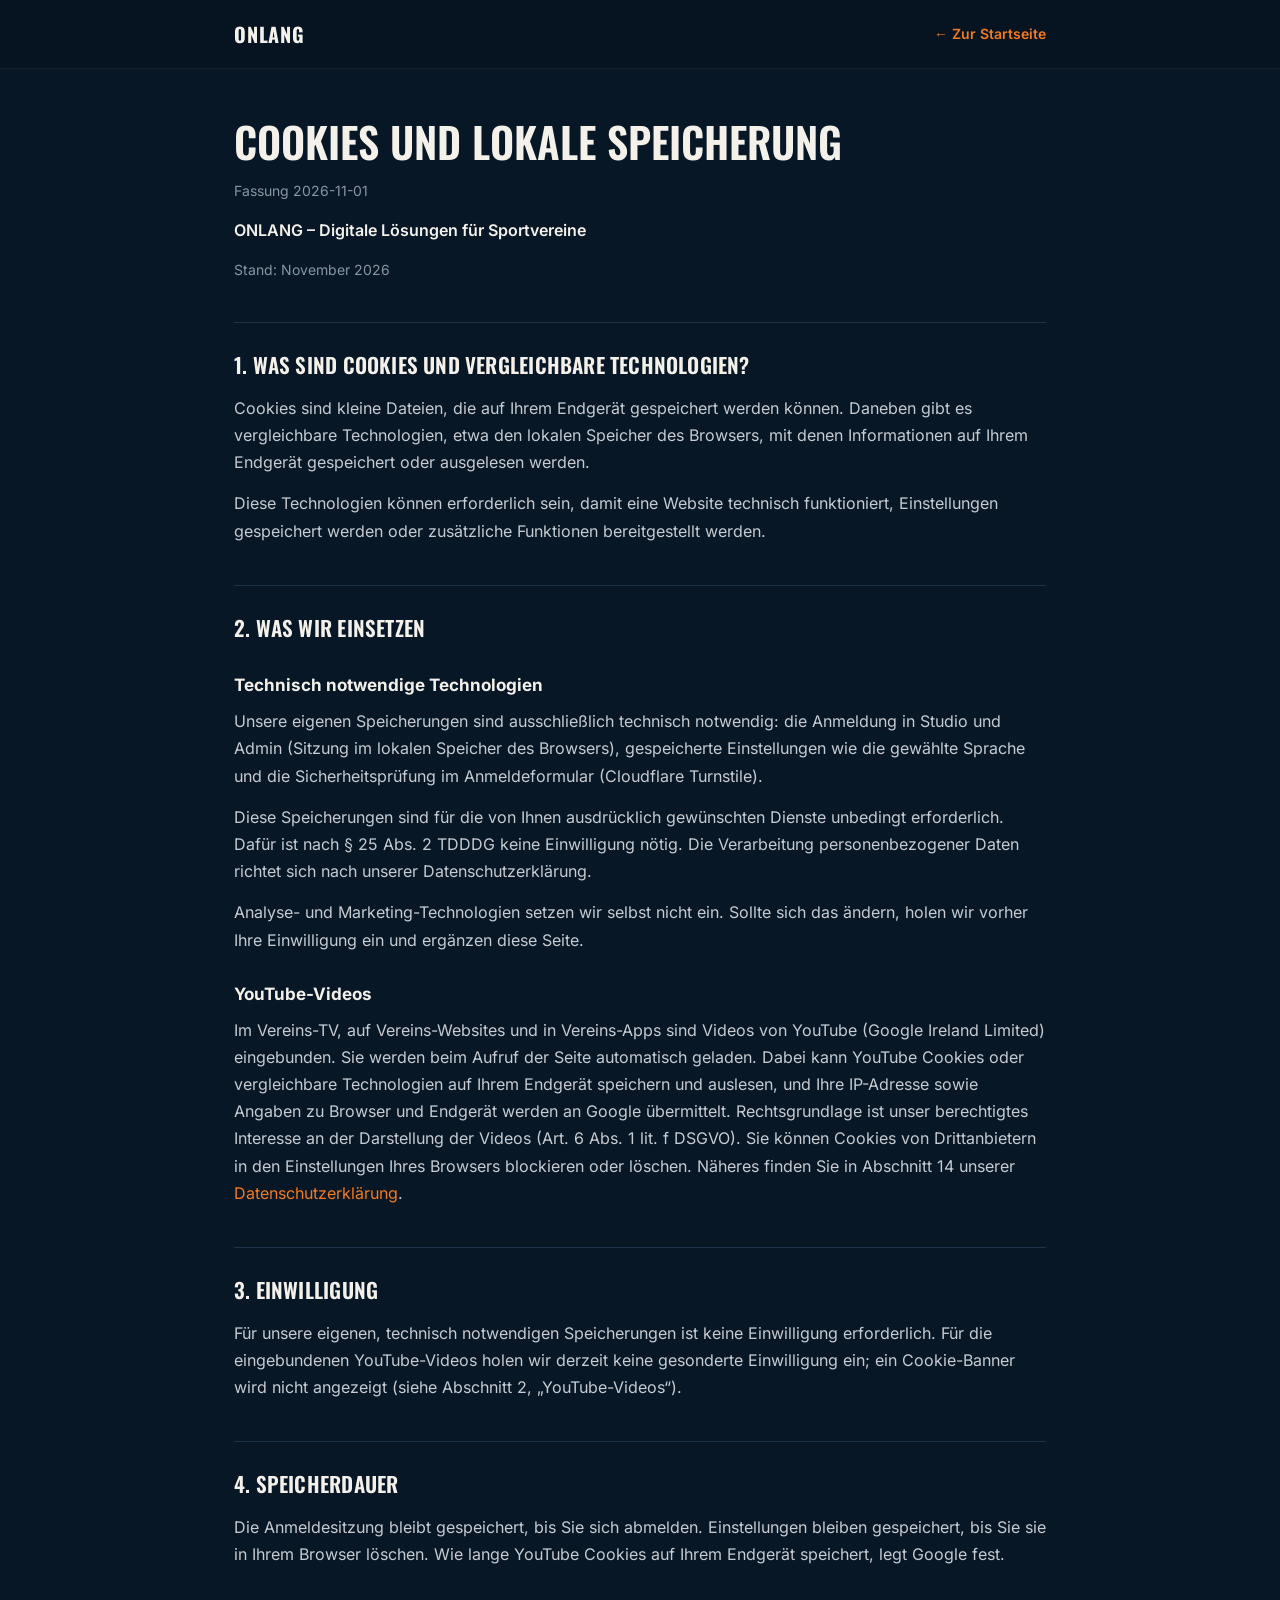
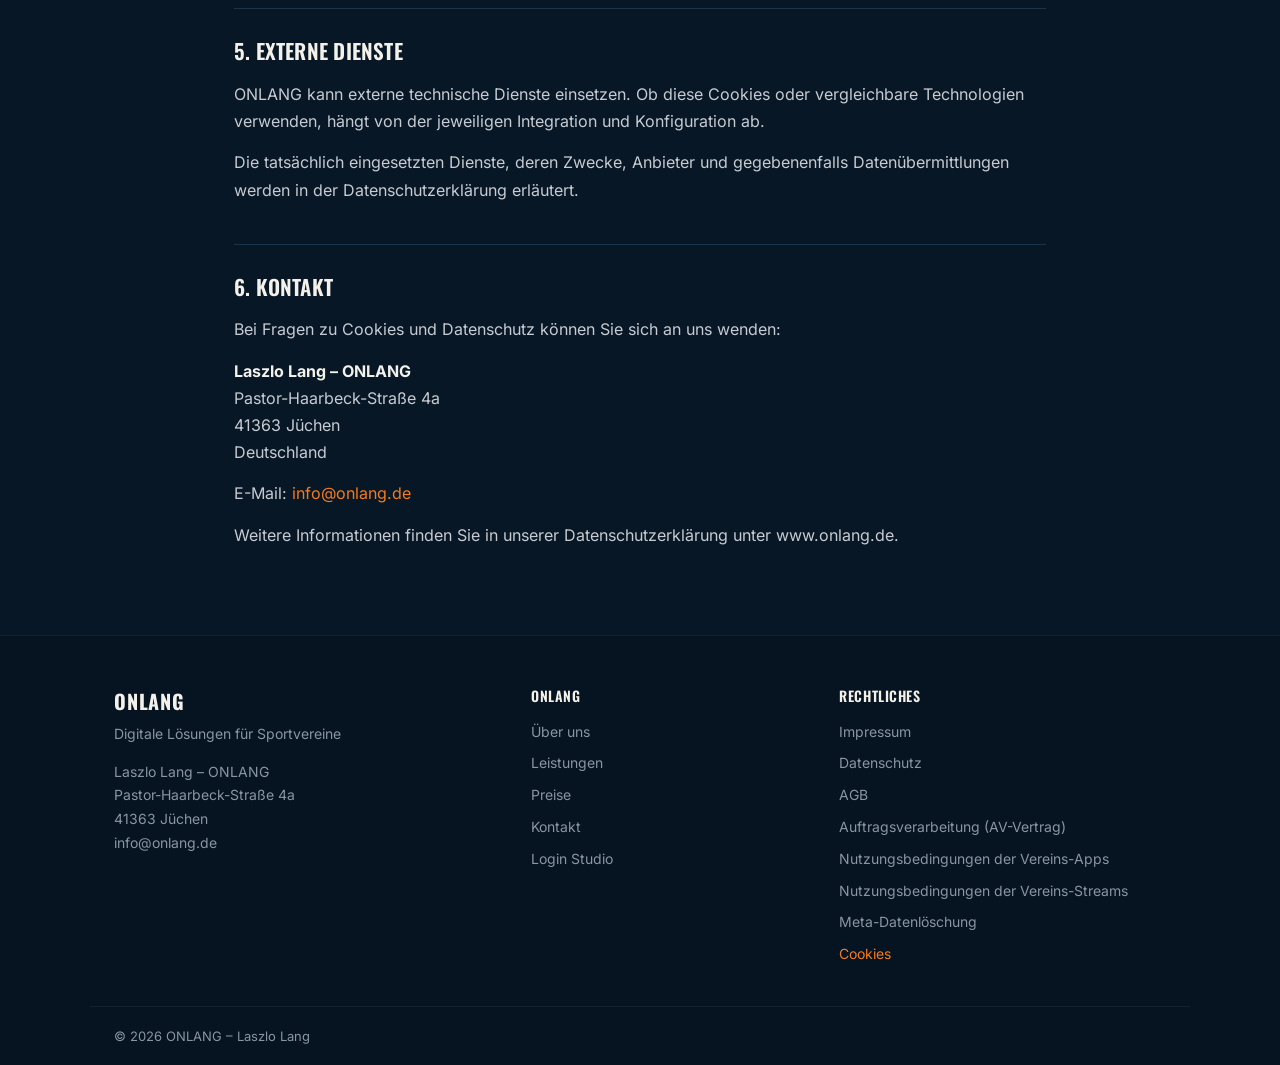
<file: cookies.html>
<!DOCTYPE html>
<html lang="de">
<head>
<meta charset="UTF-8">
<meta name="viewport" content="width=device-width, initial-scale=1.0">
<title>Cookies – ONLANG</title>
<meta name="description" content="Cookies und lokale Speicherung bei ONLANG.">
<!-- Fassung 2026-11-01. Text 1:1 aus vorlagen\ONLANG_*_2026-11.docx; gelb markierte [Stellen] vor dem Livegang ausfüllen oder streichen. -->
<link rel="stylesheet" href="/rechtsseiten.css">
</head>
<body>

<header class="hdr">
  <div class="hdr-in">
    <a class="hdr-name" href="/">ONLANG</a>
    <a class="hdr-back" href="/">← Zur Startseite</a>
  </div>
</header>

<main>
<h1>Cookies und lokale Speicherung</h1>
<p class="fassung">Fassung 2026-11-01</p>
<p class="untertitel">ONLANG – Digitale Lösungen für Sportvereine</p>
<p class="fassung">Stand: November 2026</p>
<h2>1. Was sind Cookies und vergleichbare Technologien?</h2>
<p>Cookies sind kleine Dateien, die auf Ihrem Endgerät gespeichert werden können. Daneben gibt es vergleichbare Technologien, etwa den lokalen Speicher des Browsers, mit denen Informationen auf Ihrem Endgerät gespeichert oder ausgelesen werden.</p>
<p>Diese Technologien können erforderlich sein, damit eine Website technisch funktioniert, Einstellungen gespeichert werden oder zusätzliche Funktionen bereitgestellt werden.</p>
<h2>2. Was wir einsetzen</h2>
<h3>Technisch notwendige Technologien</h3>
<p>Unsere eigenen Speicherungen sind ausschließlich technisch notwendig: die Anmeldung in Studio und Admin (Sitzung im lokalen Speicher des Browsers), gespeicherte Einstellungen wie die gewählte Sprache und die Sicherheitsprüfung im Anmeldeformular (Cloudflare Turnstile).</p>
<p>Diese Speicherungen sind für die von Ihnen ausdrücklich gewünschten Dienste unbedingt erforderlich. Dafür ist nach § 25 Abs. 2 TDDDG keine Einwilligung nötig. Die Verarbeitung personenbezogener Daten richtet sich nach unserer Datenschutzerklärung.</p>
<p>Analyse- und Marketing-Technologien setzen wir selbst nicht ein. Sollte sich das ändern, holen wir vorher Ihre Einwilligung ein und ergänzen diese Seite.</p>
<h3>YouTube-Videos</h3>
<p>Im Vereins-TV, auf Vereins-Websites und in Vereins-Apps sind Videos von YouTube (Google Ireland Limited) eingebunden. Sie werden beim Aufruf der Seite automatisch geladen. Dabei kann YouTube Cookies oder vergleichbare Technologien auf Ihrem Endgerät speichern und auslesen, und Ihre IP-Adresse sowie Angaben zu Browser und Endgerät werden an Google übermittelt. Rechtsgrundlage ist unser berechtigtes Interesse an der Darstellung der Videos (Art. 6 Abs. 1 lit. f DSGVO). Sie können Cookies von Drittanbietern in den Einstellungen Ihres Browsers blockieren oder löschen. Näheres finden Sie in Abschnitt 14 unserer <a href="/datenschutz">Datenschutzerklärung</a>.</p>
<h2>3. Einwilligung</h2>
<p>Für unsere eigenen, technisch notwendigen Speicherungen ist keine Einwilligung erforderlich. Für die eingebundenen YouTube-Videos holen wir derzeit keine gesonderte Einwilligung ein; ein Cookie-Banner wird nicht angezeigt (siehe Abschnitt 2, „YouTube-Videos“).</p>
<h2>4. Speicherdauer</h2>
<p>Die Anmeldesitzung bleibt gespeichert, bis Sie sich abmelden. Einstellungen bleiben gespeichert, bis Sie sie in Ihrem Browser löschen. Wie lange YouTube Cookies auf Ihrem Endgerät speichert, legt Google fest.</p>
<h2>5. Externe Dienste</h2>
<p>ONLANG kann externe technische Dienste einsetzen. Ob diese Cookies oder vergleichbare Technologien verwenden, hängt von der jeweiligen Integration und Konfiguration ab.</p>
<p>Die tatsächlich eingesetzten Dienste, deren Zwecke, Anbieter und gegebenenfalls Datenübermittlungen werden in der Datenschutzerklärung erläutert.</p>
<h2>6. Kontakt</h2>
<p>Bei Fragen zu Cookies und Datenschutz können Sie sich an uns wenden:</p>
<p><strong>Laszlo Lang – ONLANG</strong><br>Pastor-Haarbeck-Straße 4a<br>41363 Jüchen<br>Deutschland</p>
<p>E-Mail: <a href="mailto:info@onlang.de">info@onlang.de</a></p>
<p>Weitere Informationen finden Sie in unserer Datenschutzerklärung unter www.onlang.de.</p>
</main>

<footer class="ftr">
  <div class="ftr-in">
    <div>
      <div class="ftr-brand">ONLANG</div>
      <div class="ftr-claim">Digitale Lösungen für Sportvereine</div>
      <address class="ftr-addr">Laszlo Lang – ONLANG<br>Pastor-Haarbeck-Straße 4a<br>41363 Jüchen<br><a href="mailto:info@onlang.de">info@onlang.de</a></address>
    </div>
    <div>
      <div class="ftr-title">ONLANG</div>
      <ul>
        <li><a href="/#ueber">Über uns</a></li>
        <li><a href="/#loesungen">Leistungen</a></li>
        <li><a href="/#preise">Preise</a></li>
        <li><a href="/#kontakt">Kontakt</a></li>
        <li><a href="https://app.onlang.de/studio.html">Login Studio</a></li>
      </ul>
    </div>
    <div>
      <div class="ftr-title">Rechtliches</div>
      <ul>
        <li><a href="/impressum">Impressum</a></li>
        <li><a href="/datenschutz">Datenschutz</a></li>
        <li><a href="/agb">AGB</a></li>
        <li><a href="/avv">Auftragsverarbeitung (AV-Vertrag)</a></li>
        <li><a href="https://app.onlang.de/nutzungsbedingungen">Nutzungsbedingungen der Vereins-Apps</a></li>
        <li><a href="https://app.onlang.de/nutzungsbedingungen-neu">Nutzungsbedingungen der Vereins-Streams</a></li>
        <li><a href="/meta-datenloeschung">Meta-Datenlöschung</a></li>
        <li><a href="/cookies" aria-current="page">Cookies</a></li>
      </ul>
    </div>
  </div>
  <div class="ftr-bottom">
    <span>© 2026 ONLANG – Laszlo Lang</span>
  </div>
</footer>

<script src="/rechtsseiten.js"></script>
</body>
</html>
</file>
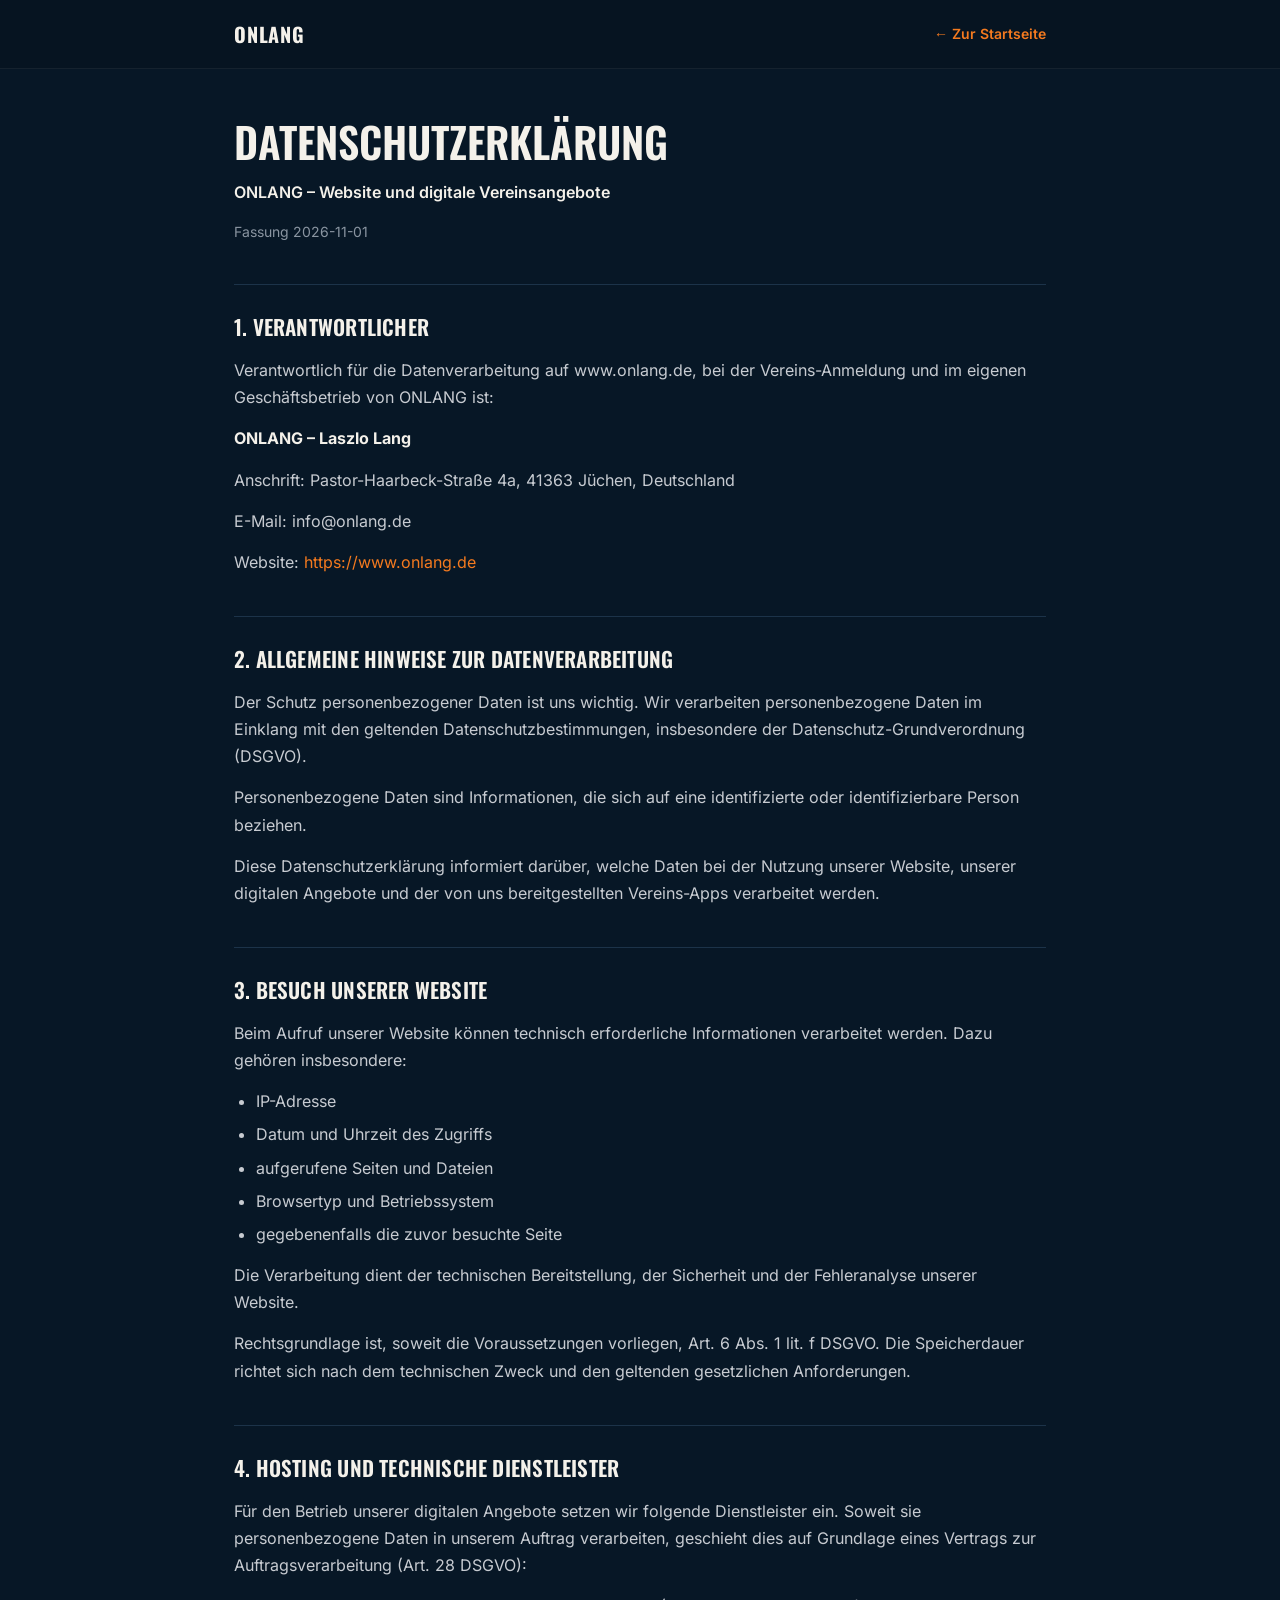
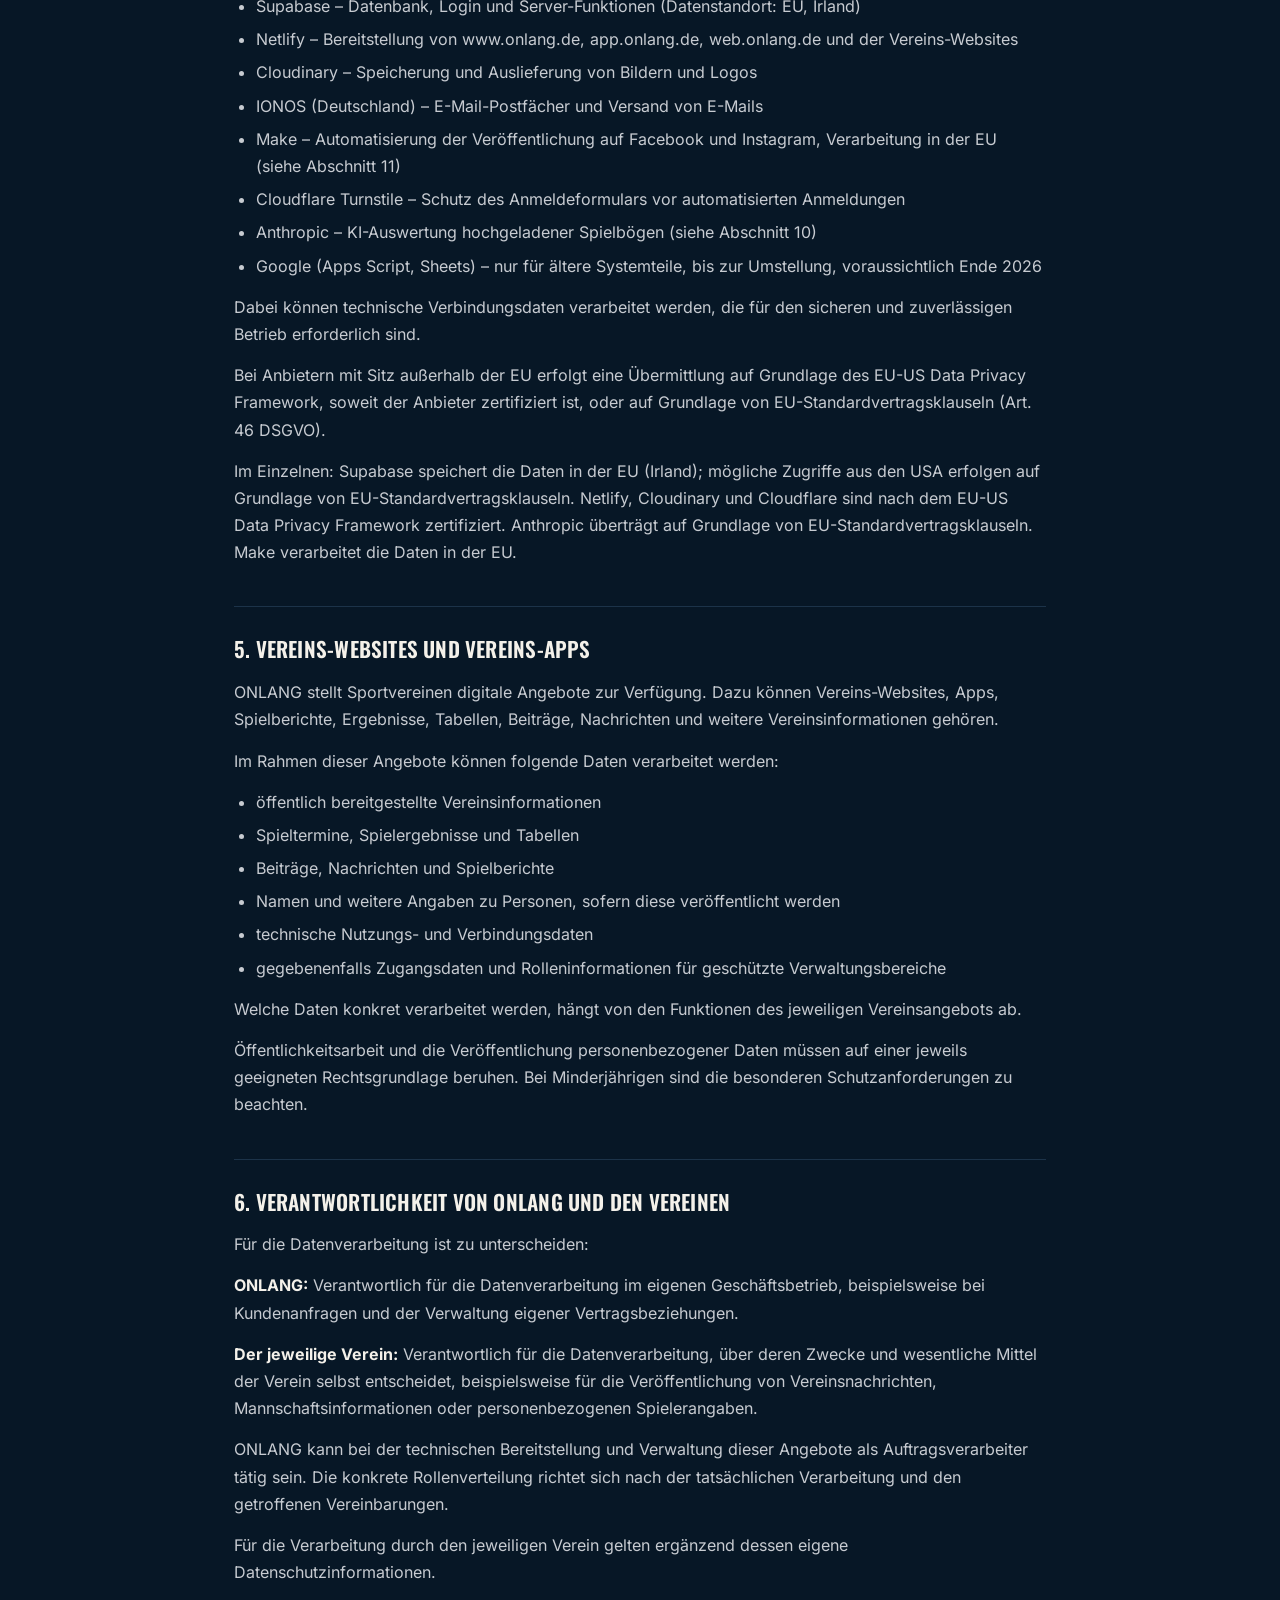
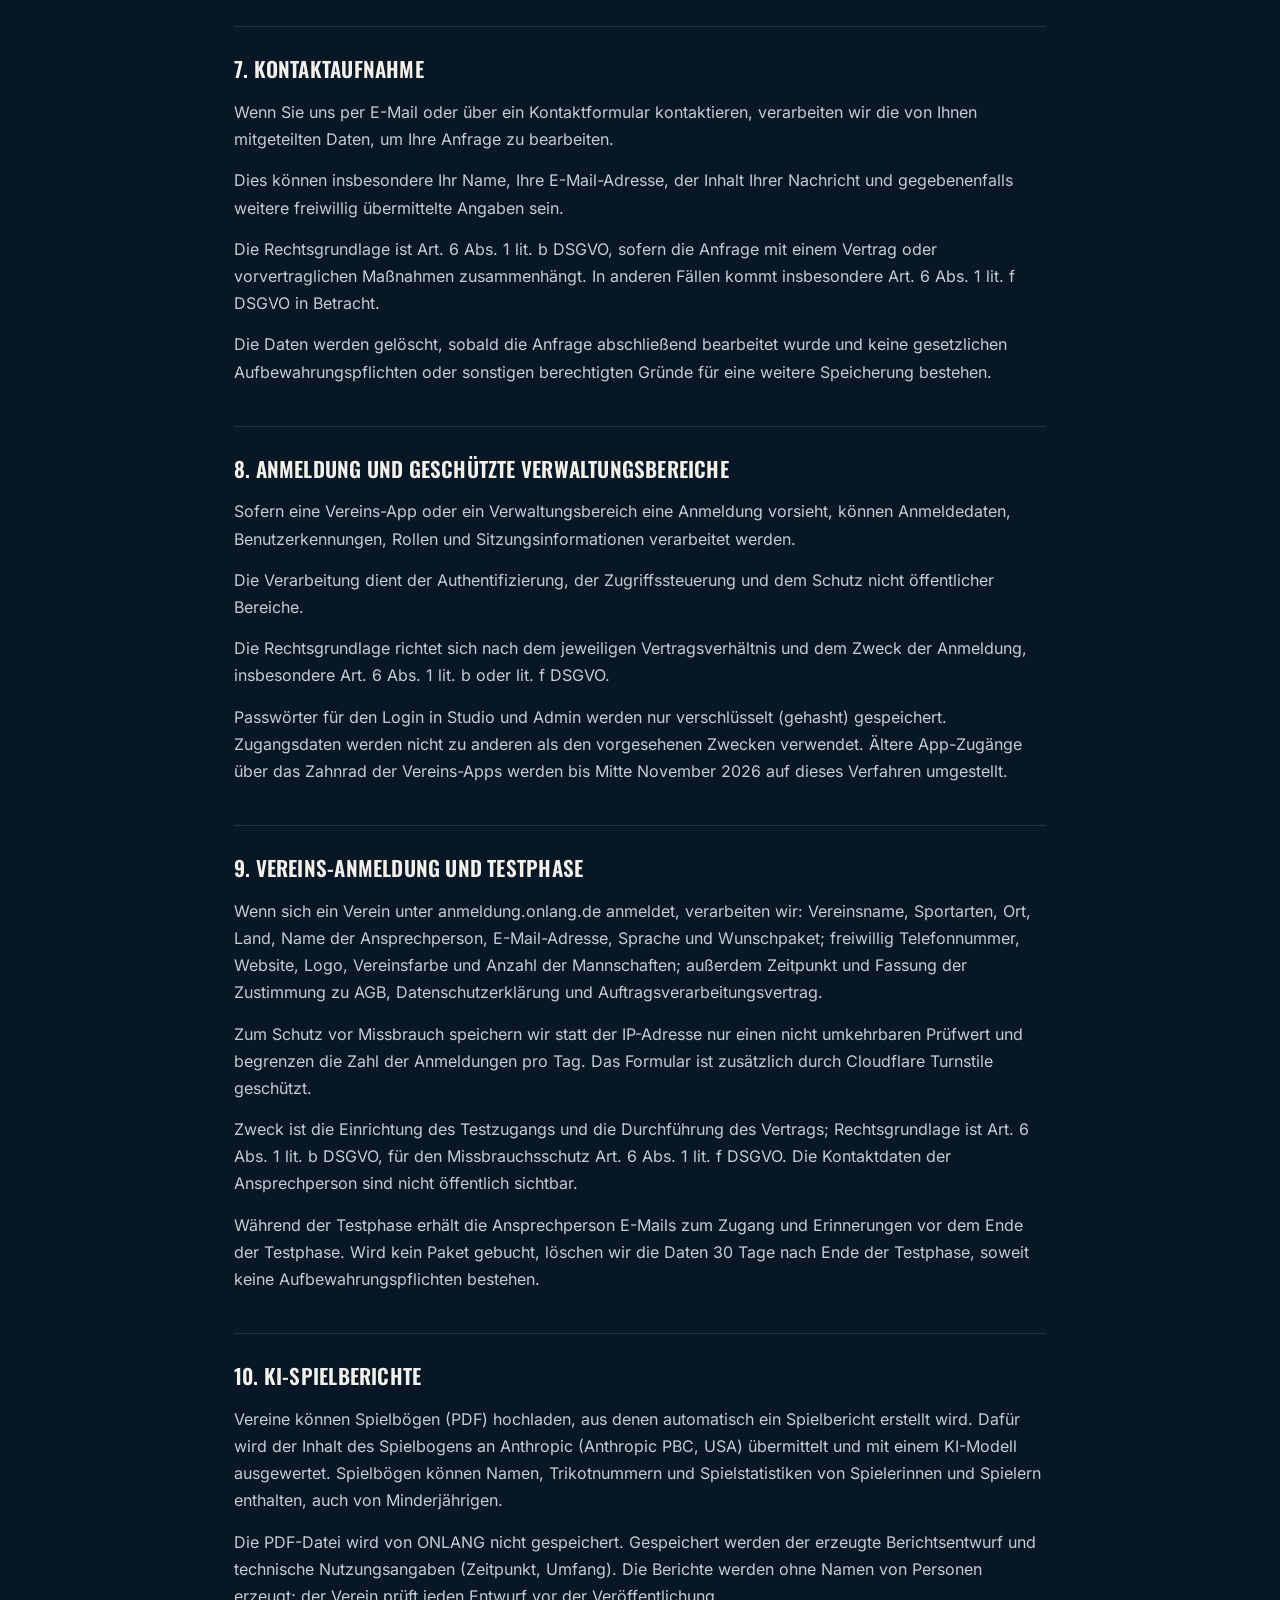
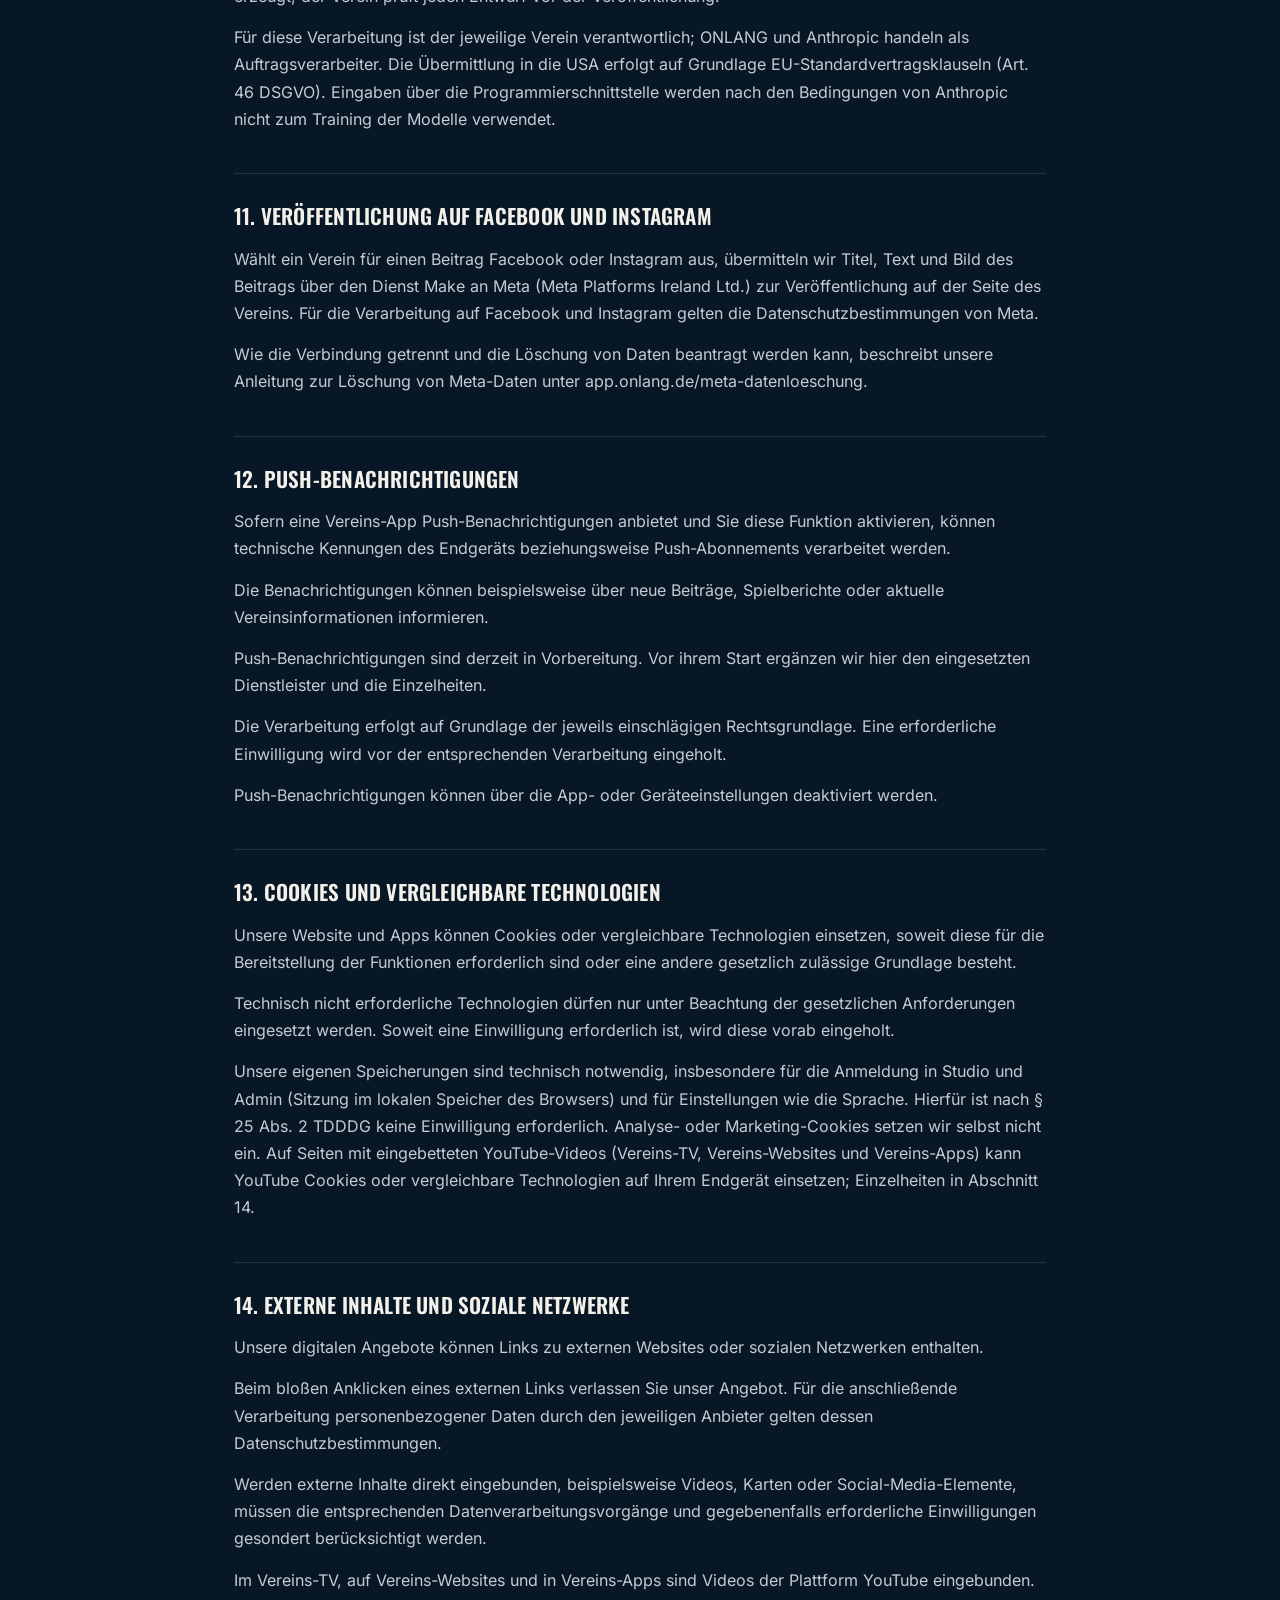
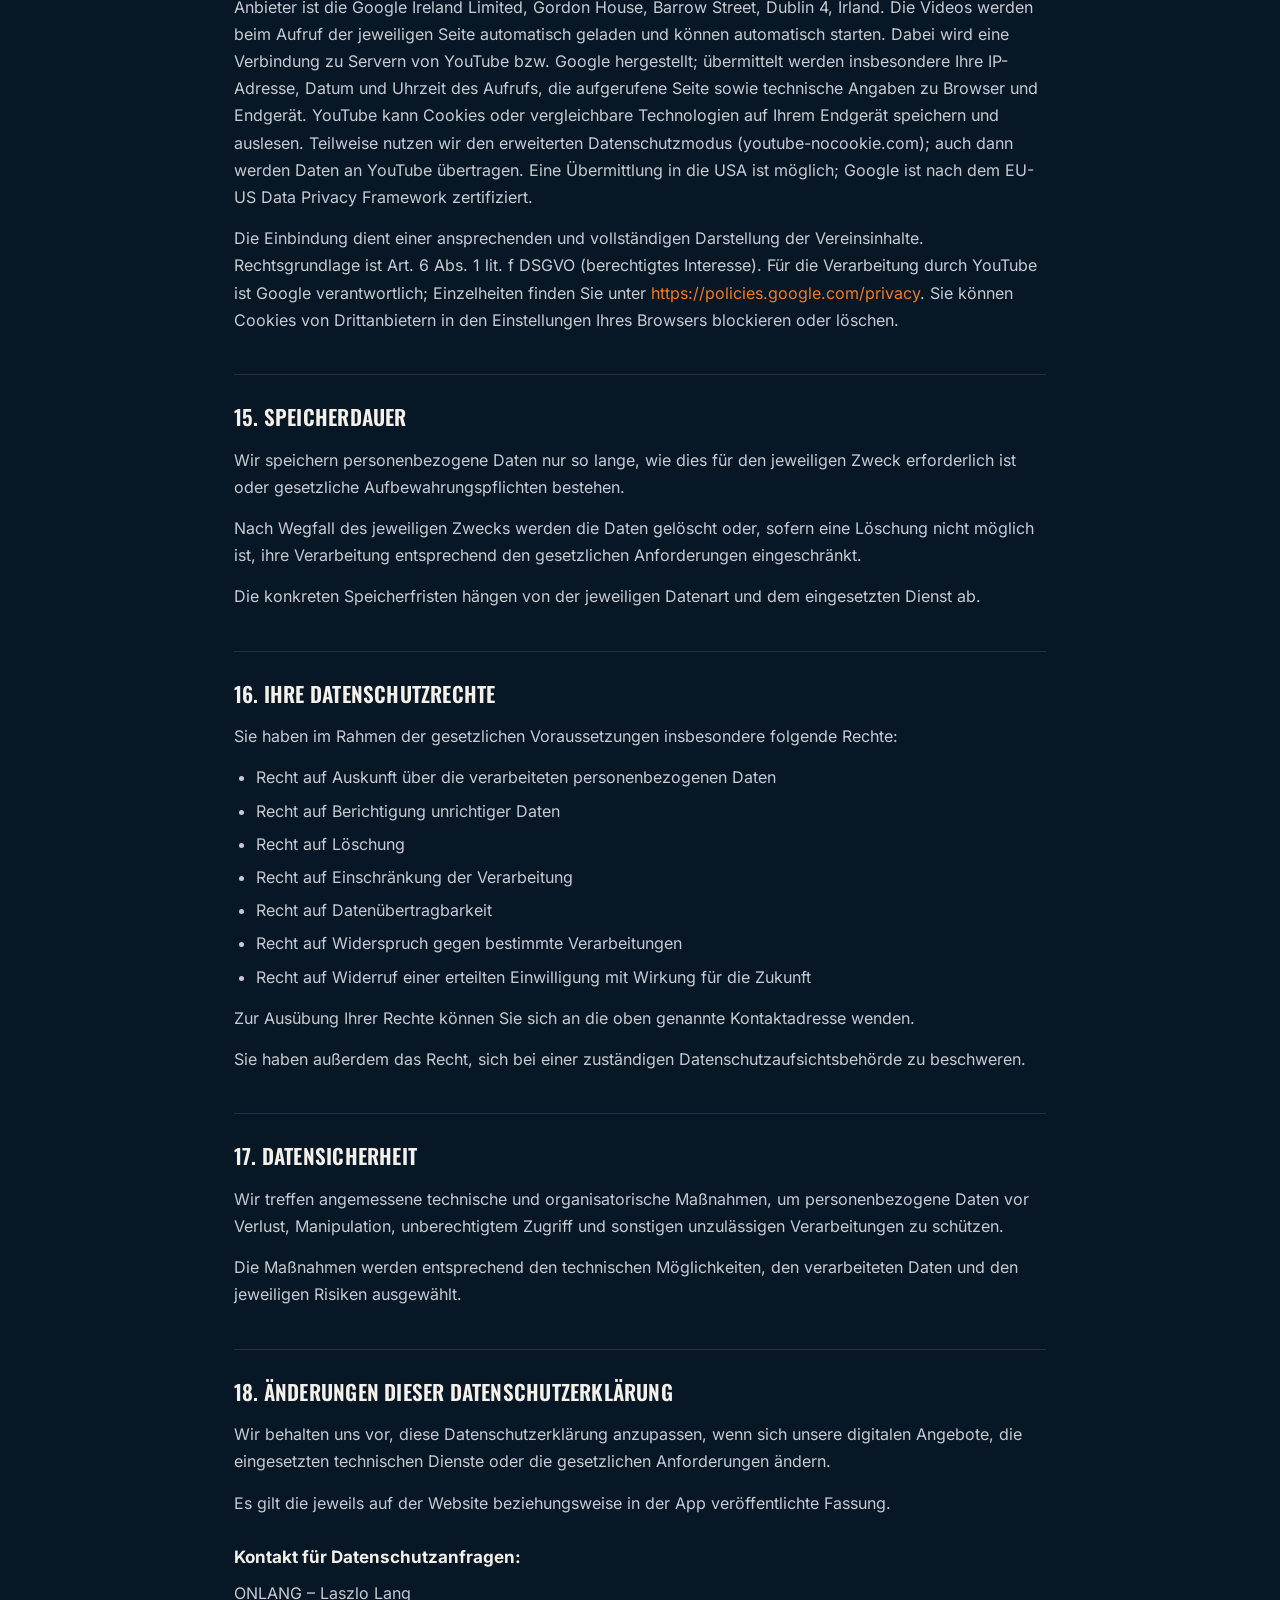
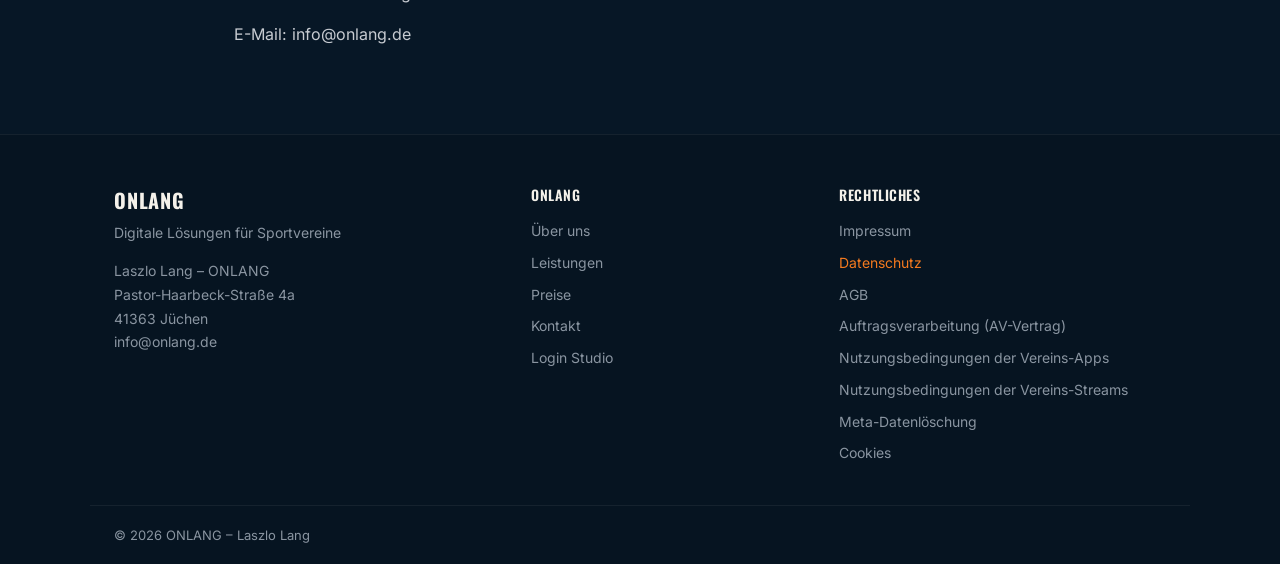
<file: datenschutz.html>
<!DOCTYPE html>
<html lang="de">
<head>
<meta charset="UTF-8">
<meta name="viewport" content="width=device-width, initial-scale=1.0">
<title>Datenschutzerklärung – ONLANG</title>
<meta name="description" content="Datenschutzerklärung von ONLANG – Website, Vereins-Anmeldung, Vereins-Apps, Vereins-Websites und Studio.">
<!-- Fassung 2026-11-01. Text 1:1 aus vorlagen\ONLANG_*_2026-11.docx; gelb markierte [Stellen] vor dem Livegang ausfüllen oder streichen. -->
<link rel="stylesheet" href="/rechtsseiten.css">
</head>
<body>

<header class="hdr">
  <div class="hdr-in">
    <a class="hdr-name" href="/">ONLANG</a>
    <a class="hdr-back" href="/">← Zur Startseite</a>
  </div>
</header>

<main>
<h1>Datenschutzerklärung</h1>
<p class="untertitel">ONLANG – Website und digitale Vereinsangebote</p>
<p class="fassung">Fassung 2026-11-01</p>
<h2>1. Verantwortlicher</h2>
<p>Verantwortlich für die Datenverarbeitung auf www.onlang.de, bei der Vereins-Anmeldung und im eigenen Geschäftsbetrieb von ONLANG ist:</p>
<p><strong>ONLANG – Laszlo Lang</strong></p>
<p>Anschrift: Pastor-Haarbeck-Straße 4a, 41363 Jüchen, Deutschland</p>
<p>E-Mail: info@onlang.de</p>
<p>Website: <a href="https://www.onlang.de/">https://www.onlang.de</a></p>
<h2>2. Allgemeine Hinweise zur Datenverarbeitung</h2>
<p>Der Schutz personenbezogener Daten ist uns wichtig. Wir verarbeiten personenbezogene Daten im Einklang mit den geltenden Datenschutzbestimmungen, insbesondere der Datenschutz-Grundverordnung (DSGVO).</p>
<p>Personenbezogene Daten sind Informationen, die sich auf eine identifizierte oder identifizierbare Person beziehen.</p>
<p>Diese Datenschutzerklärung informiert darüber, welche Daten bei der Nutzung unserer Website, unserer digitalen Angebote und der von uns bereitgestellten Vereins-Apps verarbeitet werden.</p>
<h2>3. Besuch unserer Website</h2>
<p>Beim Aufruf unserer Website können technisch erforderliche Informationen verarbeitet werden. Dazu gehören insbesondere:</p>
<ul class="punkt ebene0">
<li>IP-Adresse</li>
<li>Datum und Uhrzeit des Zugriffs</li>
<li>aufgerufene Seiten und Dateien</li>
<li>Browsertyp und Betriebssystem</li>
<li>gegebenenfalls die zuvor besuchte Seite</li>
</ul>
<p>Die Verarbeitung dient der technischen Bereitstellung, der Sicherheit und der Fehleranalyse unserer Website.</p>
<p>Rechtsgrundlage ist, soweit die Voraussetzungen vorliegen, Art. 6 Abs. 1 lit. f DSGVO. Die Speicherdauer richtet sich nach dem technischen Zweck und den geltenden gesetzlichen Anforderungen.</p>
<h2>4. Hosting und technische Dienstleister</h2>
<p>Für den Betrieb unserer digitalen Angebote setzen wir folgende Dienstleister ein. Soweit sie personenbezogene Daten in unserem Auftrag verarbeiten, geschieht dies auf Grundlage eines Vertrags zur Auftragsverarbeitung (Art. 28 DSGVO):</p>
<ul class="punkt ebene0">
<li>Supabase – Datenbank, Login und Server-Funktionen (Datenstandort: EU, Irland)</li>
<li>Netlify – Bereitstellung von www.onlang.de, app.onlang.de, web.onlang.de und der Vereins-Websites</li>
<li>Cloudinary – Speicherung und Auslieferung von Bildern und Logos</li>
<li>IONOS (Deutschland) – E-Mail-Postfächer und Versand von E-Mails</li>
<li>Make – Automatisierung der Veröffentlichung auf Facebook und Instagram, Verarbeitung in der EU (siehe Abschnitt 11)</li>
<li>Cloudflare Turnstile – Schutz des Anmeldeformulars vor automatisierten Anmeldungen</li>
<li>Anthropic – KI-Auswertung hochgeladener Spielbögen (siehe Abschnitt 10)</li>
<li>Google (Apps Script, Sheets) – nur für ältere Systemteile, bis zur Umstellung, voraussichtlich Ende 2026</li>
</ul>
<p>Dabei können technische Verbindungsdaten verarbeitet werden, die für den sicheren und zuverlässigen Betrieb erforderlich sind.</p>
<p>Bei Anbietern mit Sitz außerhalb der EU erfolgt eine Übermittlung auf Grundlage des EU-US Data Privacy Framework, soweit der Anbieter zertifiziert ist, oder auf Grundlage von EU-Standardvertragsklauseln (Art. 46 DSGVO).</p>
<p>Im Einzelnen: Supabase speichert die Daten in der EU (Irland); mögliche Zugriffe aus den USA erfolgen auf Grundlage von EU-Standardvertragsklauseln. Netlify, Cloudinary und Cloudflare sind nach dem EU-US Data Privacy Framework zertifiziert. Anthropic überträgt auf Grundlage von EU-Standardvertragsklauseln. Make verarbeitet die Daten in der EU.</p>
<h2>5. Vereins-Websites und Vereins-Apps</h2>
<p>ONLANG stellt Sportvereinen digitale Angebote zur Verfügung. Dazu können Vereins-Websites, Apps, Spielberichte, Ergebnisse, Tabellen, Beiträge, Nachrichten und weitere Vereinsinformationen gehören.</p>
<p>Im Rahmen dieser Angebote können folgende Daten verarbeitet werden:</p>
<ul class="punkt ebene0">
<li>öffentlich bereitgestellte Vereinsinformationen</li>
<li>Spieltermine, Spielergebnisse und Tabellen</li>
<li>Beiträge, Nachrichten und Spielberichte</li>
<li>Namen und weitere Angaben zu Personen, sofern diese veröffentlicht werden</li>
<li>technische Nutzungs- und Verbindungsdaten</li>
<li>gegebenenfalls Zugangsdaten und Rolleninformationen für geschützte Verwaltungsbereiche</li>
</ul>
<p>Welche Daten konkret verarbeitet werden, hängt von den Funktionen des jeweiligen Vereinsangebots ab.</p>
<p>Öffentlichkeitsarbeit und die Veröffentlichung personenbezogener Daten müssen auf einer jeweils geeigneten Rechtsgrundlage beruhen. Bei Minderjährigen sind die besonderen Schutzanforderungen zu beachten.</p>
<h2>6. Verantwortlichkeit von ONLANG und den Vereinen</h2>
<p>Für die Datenverarbeitung ist zu unterscheiden:</p>
<p><strong>ONLANG:</strong> Verantwortlich für die Datenverarbeitung im eigenen Geschäftsbetrieb, beispielsweise bei Kundenanfragen und der Verwaltung eigener Vertragsbeziehungen.</p>
<p><strong>Der jeweilige Verein:</strong> Verantwortlich für die Datenverarbeitung, über deren Zwecke und wesentliche Mittel der Verein selbst entscheidet, beispielsweise für die Veröffentlichung von Vereinsnachrichten, Mannschaftsinformationen oder personenbezogenen Spielerangaben.</p>
<p>ONLANG kann bei der technischen Bereitstellung und Verwaltung dieser Angebote als Auftragsverarbeiter tätig sein. Die konkrete Rollenverteilung richtet sich nach der tatsächlichen Verarbeitung und den getroffenen Vereinbarungen.</p>
<p>Für die Verarbeitung durch den jeweiligen Verein gelten ergänzend dessen eigene Datenschutzinformationen.</p>
<h2>7. Kontaktaufnahme</h2>
<p>Wenn Sie uns per E-Mail oder über ein Kontaktformular kontaktieren, verarbeiten wir die von Ihnen mitgeteilten Daten, um Ihre Anfrage zu bearbeiten.</p>
<p>Dies können insbesondere Ihr Name, Ihre E-Mail-Adresse, der Inhalt Ihrer Nachricht und gegebenenfalls weitere freiwillig übermittelte Angaben sein.</p>
<p>Die Rechtsgrundlage ist Art. 6 Abs. 1 lit. b DSGVO, sofern die Anfrage mit einem Vertrag oder vorvertraglichen Maßnahmen zusammenhängt. In anderen Fällen kommt insbesondere Art. 6 Abs. 1 lit. f DSGVO in Betracht.</p>
<p>Die Daten werden gelöscht, sobald die Anfrage abschließend bearbeitet wurde und keine gesetzlichen Aufbewahrungspflichten oder sonstigen berechtigten Gründe für eine weitere Speicherung bestehen.</p>
<h2>8. Anmeldung und geschützte Verwaltungsbereiche</h2>
<p>Sofern eine Vereins-App oder ein Verwaltungsbereich eine Anmeldung vorsieht, können Anmeldedaten, Benutzerkennungen, Rollen und Sitzungsinformationen verarbeitet werden.</p>
<p>Die Verarbeitung dient der Authentifizierung, der Zugriffssteuerung und dem Schutz nicht öffentlicher Bereiche.</p>
<p>Die Rechtsgrundlage richtet sich nach dem jeweiligen Vertragsverhältnis und dem Zweck der Anmeldung, insbesondere Art. 6 Abs. 1 lit. b oder lit. f DSGVO.</p>
<p>Passwörter für den Login in Studio und Admin werden nur verschlüsselt (gehasht) gespeichert. Zugangsdaten werden nicht zu anderen als den vorgesehenen Zwecken verwendet. Ältere App-Zugänge über das Zahnrad der Vereins-Apps werden bis Mitte November 2026 auf dieses Verfahren umgestellt.</p>
<h2>9. Vereins-Anmeldung und Testphase</h2>
<p>Wenn sich ein Verein unter anmeldung.onlang.de anmeldet, verarbeiten wir: Vereinsname, Sportarten, Ort, Land, Name der Ansprechperson, E-Mail-Adresse, Sprache und Wunschpaket; freiwillig Telefonnummer, Website, Logo, Vereinsfarbe und Anzahl der Mannschaften; außerdem Zeitpunkt und Fassung der Zustimmung zu AGB, Datenschutzerklärung und Auftragsverarbeitungsvertrag.</p>
<p>Zum Schutz vor Missbrauch speichern wir statt der IP-Adresse nur einen nicht umkehrbaren Prüfwert und begrenzen die Zahl der Anmeldungen pro Tag. Das Formular ist zusätzlich durch Cloudflare Turnstile geschützt.</p>
<p>Zweck ist die Einrichtung des Testzugangs und die Durchführung des Vertrags; Rechtsgrundlage ist Art. 6 Abs. 1 lit. b DSGVO, für den Missbrauchsschutz Art. 6 Abs. 1 lit. f DSGVO. Die Kontaktdaten der Ansprechperson sind nicht öffentlich sichtbar.</p>
<p>Während der Testphase erhält die Ansprechperson E-Mails zum Zugang und Erinnerungen vor dem Ende der Testphase. Wird kein Paket gebucht, löschen wir die Daten 30 Tage nach Ende der Testphase, soweit keine Aufbewahrungspflichten bestehen.</p>
<h2>10. KI-Spielberichte</h2>
<p>Vereine können Spielbögen (PDF) hochladen, aus denen automatisch ein Spielbericht erstellt wird. Dafür wird der Inhalt des Spielbogens an Anthropic (Anthropic PBC, USA) übermittelt und mit einem KI-Modell ausgewertet. Spielbögen können Namen, Trikotnummern und Spielstatistiken von Spielerinnen und Spielern enthalten, auch von Minderjährigen.</p>
<p>Die PDF-Datei wird von ONLANG nicht gespeichert. Gespeichert werden der erzeugte Berichtsentwurf und technische Nutzungsangaben (Zeitpunkt, Umfang). Die Berichte werden ohne Namen von Personen erzeugt; der Verein prüft jeden Entwurf vor der Veröffentlichung.</p>
<p>Für diese Verarbeitung ist der jeweilige Verein verantwortlich; ONLANG und Anthropic handeln als Auftragsverarbeiter. Die Übermittlung in die USA erfolgt auf Grundlage EU-Standardvertragsklauseln (Art. 46 DSGVO). Eingaben über die Programmierschnittstelle werden nach den Bedingungen von Anthropic nicht zum Training der Modelle verwendet.</p>
<h2>11. Veröffentlichung auf Facebook und Instagram</h2>
<p>Wählt ein Verein für einen Beitrag Facebook oder Instagram aus, übermitteln wir Titel, Text und Bild des Beitrags über den Dienst Make an Meta (Meta Platforms Ireland Ltd.) zur Veröffentlichung auf der Seite des Vereins. Für die Verarbeitung auf Facebook und Instagram gelten die Datenschutzbestimmungen von Meta.</p>
<p>Wie die Verbindung getrennt und die Löschung von Daten beantragt werden kann, beschreibt unsere Anleitung zur Löschung von Meta-Daten unter app.onlang.de/meta-datenloeschung.</p>
<h2>12. Push-Benachrichtigungen</h2>
<p>Sofern eine Vereins-App Push-Benachrichtigungen anbietet und Sie diese Funktion aktivieren, können technische Kennungen des Endgeräts beziehungsweise Push-Abonnements verarbeitet werden.</p>
<p>Die Benachrichtigungen können beispielsweise über neue Beiträge, Spielberichte oder aktuelle Vereinsinformationen informieren.</p>
<p>Push-Benachrichtigungen sind derzeit in Vorbereitung. Vor ihrem Start ergänzen wir hier den eingesetzten Dienstleister und die Einzelheiten.</p>
<p>Die Verarbeitung erfolgt auf Grundlage der jeweils einschlägigen Rechtsgrundlage. Eine erforderliche Einwilligung wird vor der entsprechenden Verarbeitung eingeholt.</p>
<p>Push-Benachrichtigungen können über die App- oder Geräteeinstellungen deaktiviert werden.</p>
<h2>13. Cookies und vergleichbare Technologien</h2>
<p>Unsere Website und Apps können Cookies oder vergleichbare Technologien einsetzen, soweit diese für die Bereitstellung der Funktionen erforderlich sind oder eine andere gesetzlich zulässige Grundlage besteht.</p>
<p>Technisch nicht erforderliche Technologien dürfen nur unter Beachtung der gesetzlichen Anforderungen eingesetzt werden. Soweit eine Einwilligung erforderlich ist, wird diese vorab eingeholt.</p>
<p>Unsere eigenen Speicherungen sind technisch notwendig, insbesondere für die Anmeldung in Studio und Admin (Sitzung im lokalen Speicher des Browsers) und für Einstellungen wie die Sprache. Hierfür ist nach § 25 Abs. 2 TDDDG keine Einwilligung erforderlich. Analyse- oder Marketing-Cookies setzen wir selbst nicht ein. Auf Seiten mit eingebetteten YouTube-Videos (Vereins-TV, Vereins-Websites und Vereins-Apps) kann YouTube Cookies oder vergleichbare Technologien auf Ihrem Endgerät einsetzen; Einzelheiten in Abschnitt 14.</p>
<h2>14. Externe Inhalte und soziale Netzwerke</h2>
<p>Unsere digitalen Angebote können Links zu externen Websites oder sozialen Netzwerken enthalten.</p>
<p>Beim bloßen Anklicken eines externen Links verlassen Sie unser Angebot. Für die anschließende Verarbeitung personenbezogener Daten durch den jeweiligen Anbieter gelten dessen Datenschutzbestimmungen.</p>
<p>Werden externe Inhalte direkt eingebunden, beispielsweise Videos, Karten oder Social-Media-Elemente, müssen die entsprechenden Datenverarbeitungsvorgänge und gegebenenfalls erforderliche Einwilligungen gesondert berücksichtigt werden.</p>
<p>Im Vereins-TV, auf Vereins-Websites und in Vereins-Apps sind Videos der Plattform YouTube eingebunden. Anbieter ist die Google Ireland Limited, Gordon House, Barrow Street, Dublin 4, Irland. Die Videos werden beim Aufruf der jeweiligen Seite automatisch geladen und können automatisch starten. Dabei wird eine Verbindung zu Servern von YouTube bzw. Google hergestellt; übermittelt werden insbesondere Ihre IP-Adresse, Datum und Uhrzeit des Aufrufs, die aufgerufene Seite sowie technische Angaben zu Browser und Endgerät. YouTube kann Cookies oder vergleichbare Technologien auf Ihrem Endgerät speichern und auslesen. Teilweise nutzen wir den erweiterten Datenschutzmodus (youtube-nocookie.com); auch dann werden Daten an YouTube übertragen. Eine Übermittlung in die USA ist möglich; Google ist nach dem EU-US Data Privacy Framework zertifiziert.</p>
<p>Die Einbindung dient einer ansprechenden und vollständigen Darstellung der Vereinsinhalte. Rechtsgrundlage ist Art. 6 Abs. 1 lit. f DSGVO (berechtigtes Interesse). Für die Verarbeitung durch YouTube ist Google verantwortlich; Einzelheiten finden Sie unter <a href="https://policies.google.com/privacy">https://policies.google.com/privacy</a>. Sie können Cookies von Drittanbietern in den Einstellungen Ihres Browsers blockieren oder löschen.</p>
<h2>15. Speicherdauer</h2>
<p>Wir speichern personenbezogene Daten nur so lange, wie dies für den jeweiligen Zweck erforderlich ist oder gesetzliche Aufbewahrungspflichten bestehen.</p>
<p>Nach Wegfall des jeweiligen Zwecks werden die Daten gelöscht oder, sofern eine Löschung nicht möglich ist, ihre Verarbeitung entsprechend den gesetzlichen Anforderungen eingeschränkt.</p>
<p>Die konkreten Speicherfristen hängen von der jeweiligen Datenart und dem eingesetzten Dienst ab.</p>
<h2>16. Ihre Datenschutzrechte</h2>
<p>Sie haben im Rahmen der gesetzlichen Voraussetzungen insbesondere folgende Rechte:</p>
<ul class="punkt ebene0">
<li>Recht auf Auskunft über die verarbeiteten personenbezogenen Daten</li>
<li>Recht auf Berichtigung unrichtiger Daten</li>
<li>Recht auf Löschung</li>
<li>Recht auf Einschränkung der Verarbeitung</li>
<li>Recht auf Datenübertragbarkeit</li>
<li>Recht auf Widerspruch gegen bestimmte Verarbeitungen</li>
<li>Recht auf Widerruf einer erteilten Einwilligung mit Wirkung für die Zukunft</li>
</ul>
<p>Zur Ausübung Ihrer Rechte können Sie sich an die oben genannte Kontaktadresse wenden.</p>
<p>Sie haben außerdem das Recht, sich bei einer zuständigen Datenschutzaufsichtsbehörde zu beschweren.</p>
<h2>17. Datensicherheit</h2>
<p>Wir treffen angemessene technische und organisatorische Maßnahmen, um personenbezogene Daten vor Verlust, Manipulation, unberechtigtem Zugriff und sonstigen unzulässigen Verarbeitungen zu schützen.</p>
<p>Die Maßnahmen werden entsprechend den technischen Möglichkeiten, den verarbeiteten Daten und den jeweiligen Risiken ausgewählt.</p>
<h2>18. Änderungen dieser Datenschutzerklärung</h2>
<p>Wir behalten uns vor, diese Datenschutzerklärung anzupassen, wenn sich unsere digitalen Angebote, die eingesetzten technischen Dienste oder die gesetzlichen Anforderungen ändern.</p>
<p>Es gilt die jeweils auf der Website beziehungsweise in der App veröffentlichte Fassung.</p>
<h3>Kontakt für Datenschutzanfragen:</h3>
<p>ONLANG – Laszlo Lang</p>
<p>E-Mail: info@onlang.de</p>
</main>

<footer class="ftr">
  <div class="ftr-in">
    <div>
      <div class="ftr-brand">ONLANG</div>
      <div class="ftr-claim">Digitale Lösungen für Sportvereine</div>
      <address class="ftr-addr">Laszlo Lang – ONLANG<br>Pastor-Haarbeck-Straße 4a<br>41363 Jüchen<br><a href="mailto:info@onlang.de">info@onlang.de</a></address>
    </div>
    <div>
      <div class="ftr-title">ONLANG</div>
      <ul>
        <li><a href="/#ueber">Über uns</a></li>
        <li><a href="/#loesungen">Leistungen</a></li>
        <li><a href="/#preise">Preise</a></li>
        <li><a href="/#kontakt">Kontakt</a></li>
        <li><a href="https://app.onlang.de/studio.html">Login Studio</a></li>
      </ul>
    </div>
    <div>
      <div class="ftr-title">Rechtliches</div>
      <ul>
        <li><a href="/impressum">Impressum</a></li>
        <li><a href="/datenschutz" aria-current="page">Datenschutz</a></li>
        <li><a href="/agb">AGB</a></li>
        <li><a href="/avv">Auftragsverarbeitung (AV-Vertrag)</a></li>
        <li><a href="https://app.onlang.de/nutzungsbedingungen">Nutzungsbedingungen der Vereins-Apps</a></li>
        <li><a href="https://app.onlang.de/nutzungsbedingungen-neu">Nutzungsbedingungen der Vereins-Streams</a></li>
        <li><a href="/meta-datenloeschung">Meta-Datenlöschung</a></li>
        <li><a href="/cookies">Cookies</a></li>
      </ul>
    </div>
  </div>
  <div class="ftr-bottom">
    <span>© 2026 ONLANG – Laszlo Lang</span>
  </div>
</footer>

<script src="/rechtsseiten.js"></script>
</body>
</html>
</file>
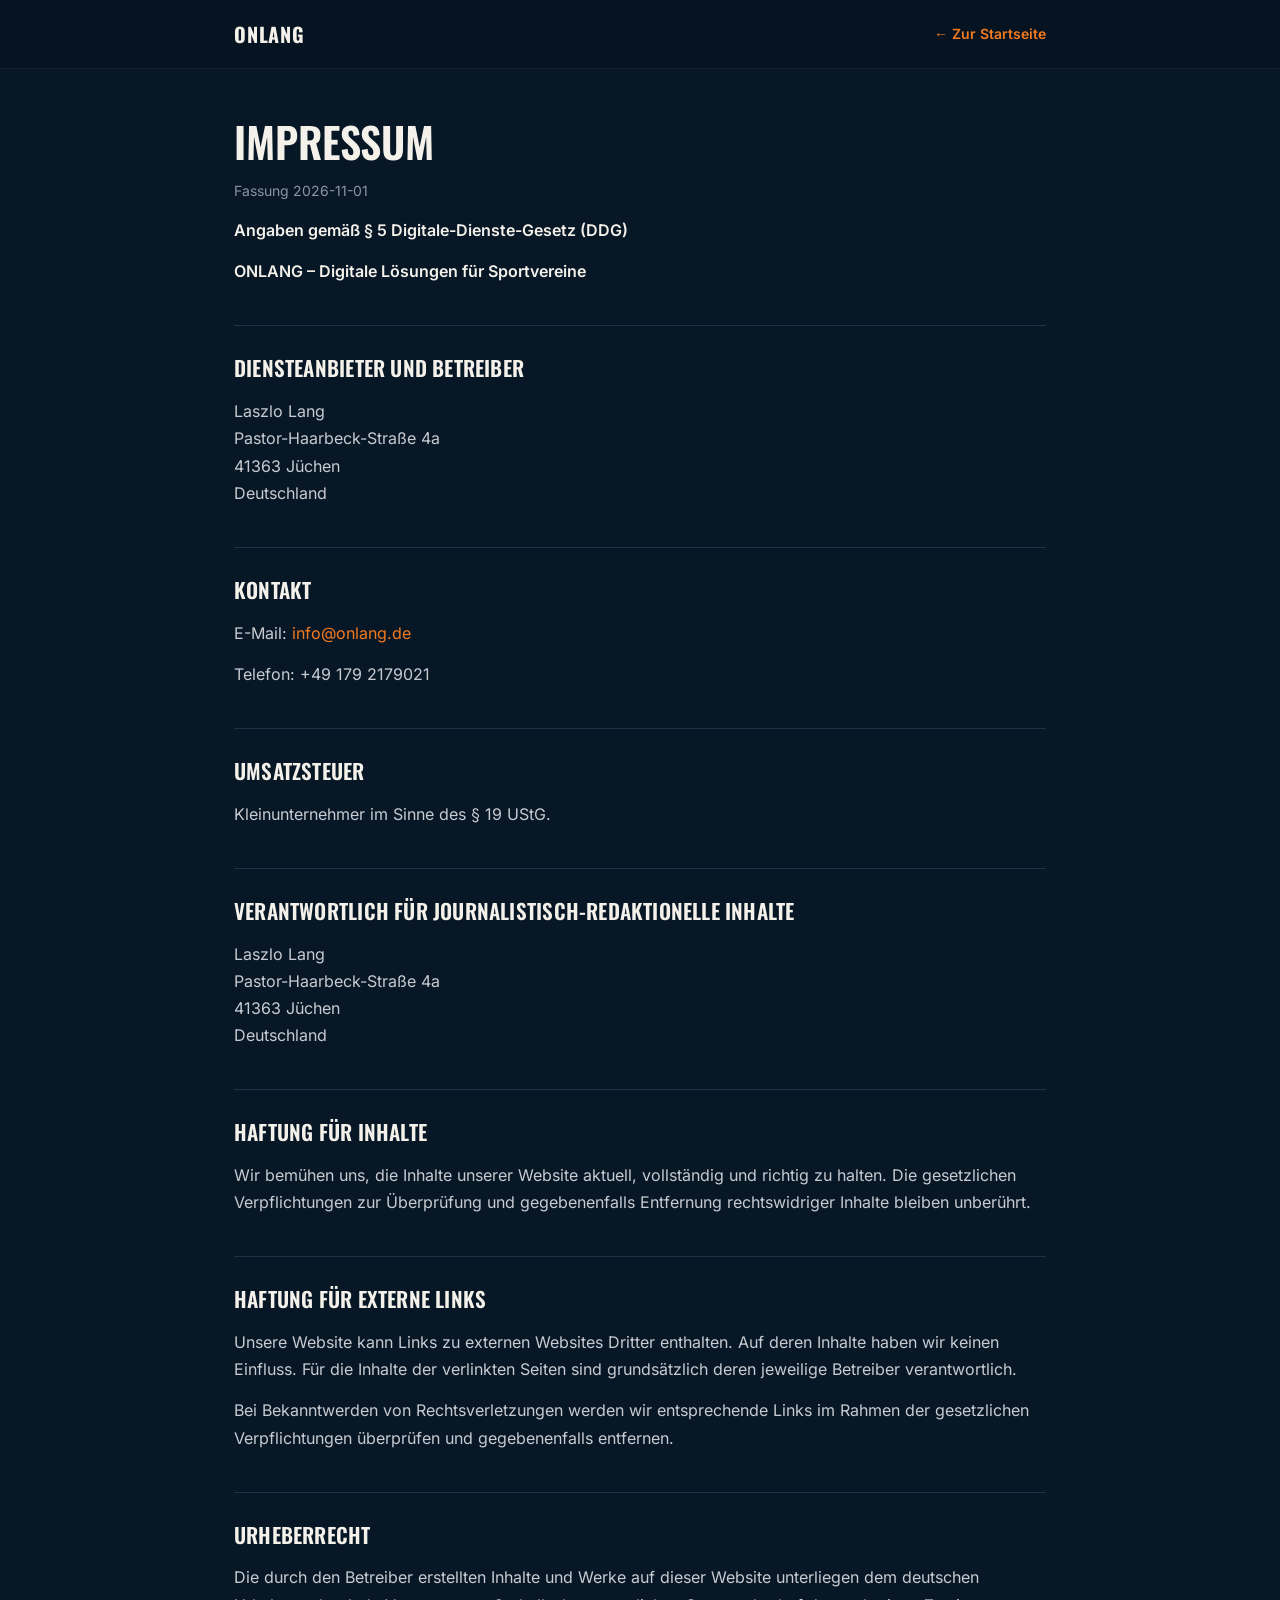
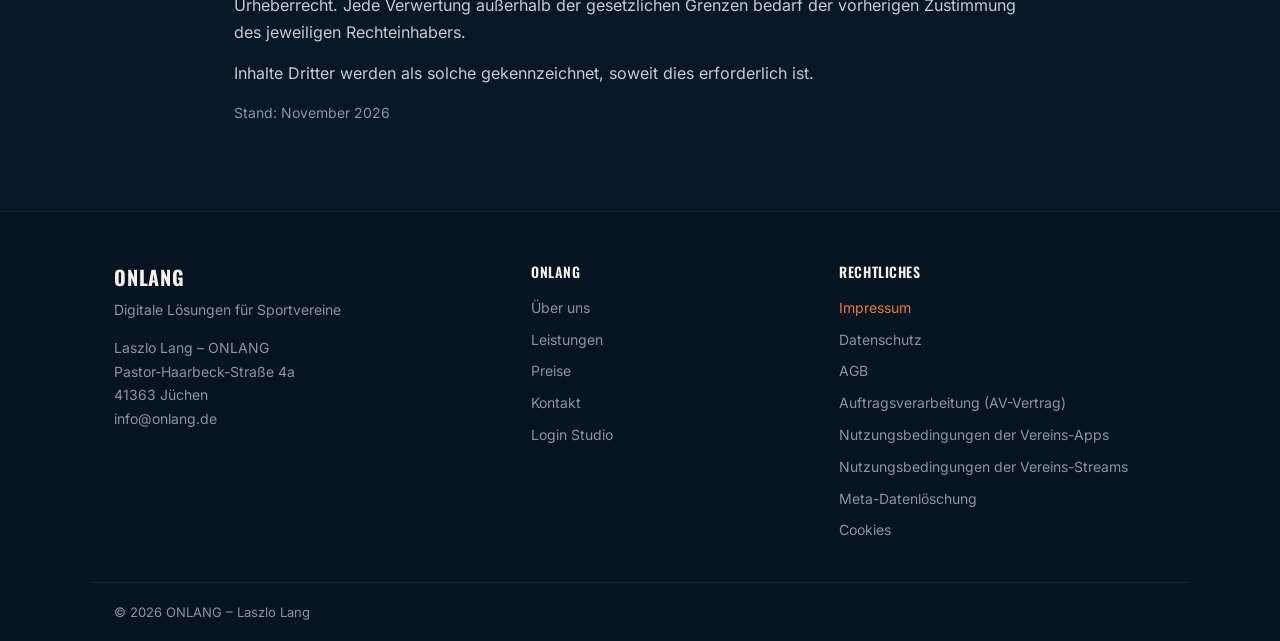
<file: impressum.html>
<!DOCTYPE html>
<html lang="de">
<head>
<meta charset="UTF-8">
<meta name="viewport" content="width=device-width, initial-scale=1.0">
<title>Impressum – ONLANG</title>
<meta name="description" content="Impressum von ONLANG – Laszlo Lang, Jüchen.">
<!-- Fassung 2026-11-01. Text 1:1 aus vorlagen\ONLANG_*_2026-11.docx; gelb markierte [Stellen] vor dem Livegang ausfüllen oder streichen. -->
<link rel="stylesheet" href="/rechtsseiten.css">
</head>
<body>

<header class="hdr">
  <div class="hdr-in">
    <a class="hdr-name" href="/">ONLANG</a>
    <a class="hdr-back" href="/">← Zur Startseite</a>
  </div>
</header>

<main>
<h1>Impressum</h1>
<p class="fassung">Fassung 2026-11-01</p>
<p class="untertitel">Angaben gemäß § 5 Digitale-Dienste-Gesetz (DDG)</p>
<p class="untertitel">ONLANG – Digitale Lösungen für Sportvereine</p>
<h2>Diensteanbieter und Betreiber</h2>
<p>Laszlo Lang<br>Pastor-Haarbeck-Straße 4a<br>41363 Jüchen<br>Deutschland</p>
<h2>Kontakt</h2>
<p>E-Mail: <a href="mailto:info@onlang.de">info@onlang.de</a></p>
<p>Telefon: +49 179 2179021</p>
<h2>Umsatzsteuer</h2>
<p>Kleinunternehmer im Sinne des § 19 UStG.</p>
<h2>Verantwortlich für journalistisch-redaktionelle Inhalte</h2>
<p>Laszlo Lang<br>Pastor-Haarbeck-Straße 4a<br>41363 Jüchen<br>Deutschland</p>
<h2>Haftung für Inhalte</h2>
<p>Wir bemühen uns, die Inhalte unserer Website aktuell, vollständig und richtig zu halten. Die gesetzlichen Verpflichtungen zur Überprüfung und gegebenenfalls Entfernung rechtswidriger Inhalte bleiben unberührt.</p>
<h2>Haftung für externe Links</h2>
<p>Unsere Website kann Links zu externen Websites Dritter enthalten. Auf deren Inhalte haben wir keinen Einfluss. Für die Inhalte der verlinkten Seiten sind grundsätzlich deren jeweilige Betreiber verantwortlich.</p>
<p>Bei Bekanntwerden von Rechtsverletzungen werden wir entsprechende Links im Rahmen der gesetzlichen Verpflichtungen überprüfen und gegebenenfalls entfernen.</p>
<h2>Urheberrecht</h2>
<p>Die durch den Betreiber erstellten Inhalte und Werke auf dieser Website unterliegen dem deutschen Urheberrecht. Jede Verwertung außerhalb der gesetzlichen Grenzen bedarf der vorherigen Zustimmung des jeweiligen Rechteinhabers.</p>
<p>Inhalte Dritter werden als solche gekennzeichnet, soweit dies erforderlich ist.</p>
<p class="fassung">Stand: November 2026</p>
</main>

<footer class="ftr">
  <div class="ftr-in">
    <div>
      <div class="ftr-brand">ONLANG</div>
      <div class="ftr-claim">Digitale Lösungen für Sportvereine</div>
      <address class="ftr-addr">Laszlo Lang – ONLANG<br>Pastor-Haarbeck-Straße 4a<br>41363 Jüchen<br><a href="mailto:info@onlang.de">info@onlang.de</a></address>
    </div>
    <div>
      <div class="ftr-title">ONLANG</div>
      <ul>
        <li><a href="/#ueber">Über uns</a></li>
        <li><a href="/#loesungen">Leistungen</a></li>
        <li><a href="/#preise">Preise</a></li>
        <li><a href="/#kontakt">Kontakt</a></li>
        <li><a href="https://app.onlang.de/studio.html">Login Studio</a></li>
      </ul>
    </div>
    <div>
      <div class="ftr-title">Rechtliches</div>
      <ul>
        <li><a href="/impressum" aria-current="page">Impressum</a></li>
        <li><a href="/datenschutz">Datenschutz</a></li>
        <li><a href="/agb">AGB</a></li>
        <li><a href="/avv">Auftragsverarbeitung (AV-Vertrag)</a></li>
        <li><a href="https://app.onlang.de/nutzungsbedingungen">Nutzungsbedingungen der Vereins-Apps</a></li>
        <li><a href="https://app.onlang.de/nutzungsbedingungen-neu">Nutzungsbedingungen der Vereins-Streams</a></li>
        <li><a href="/meta-datenloeschung">Meta-Datenlöschung</a></li>
        <li><a href="/cookies">Cookies</a></li>
      </ul>
    </div>
  </div>
  <div class="ftr-bottom">
    <span>© 2026 ONLANG – Laszlo Lang</span>
  </div>
</footer>

<script src="/rechtsseiten.js"></script>
</body>
</html>
</file>
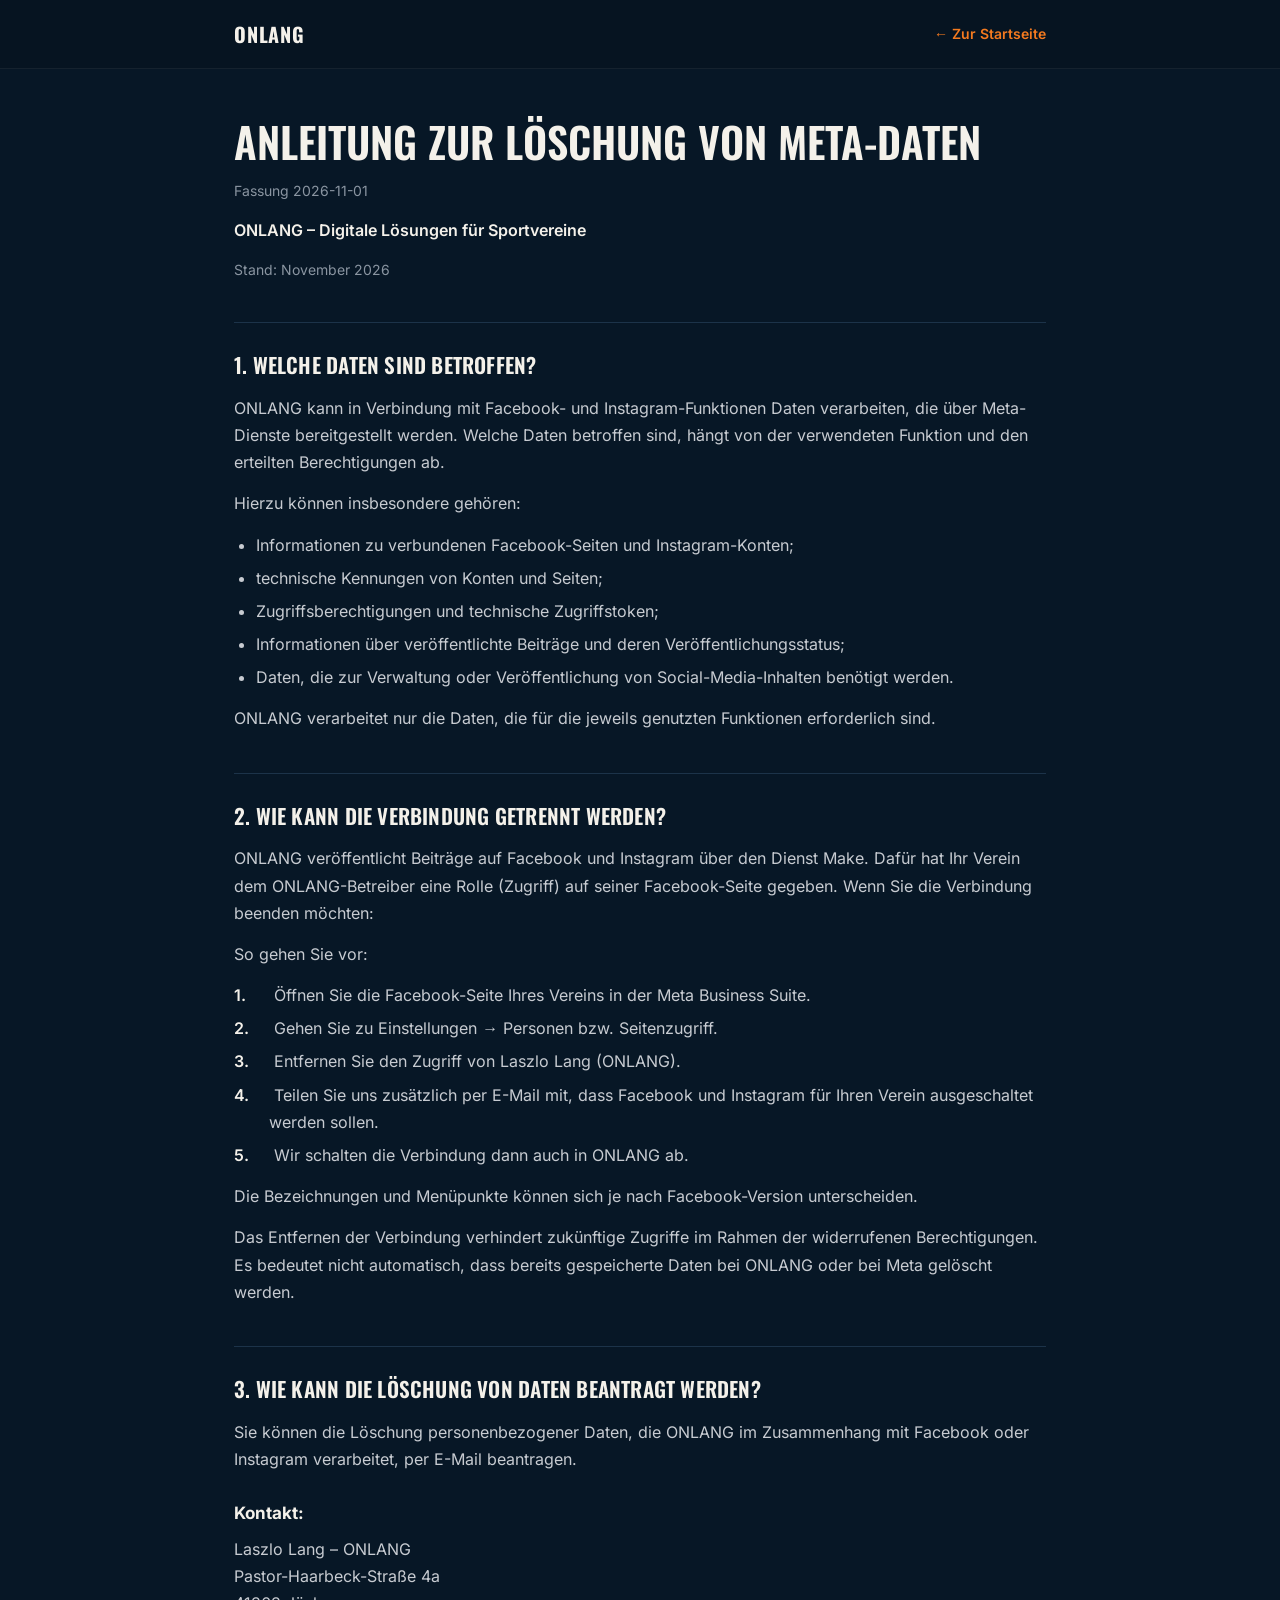
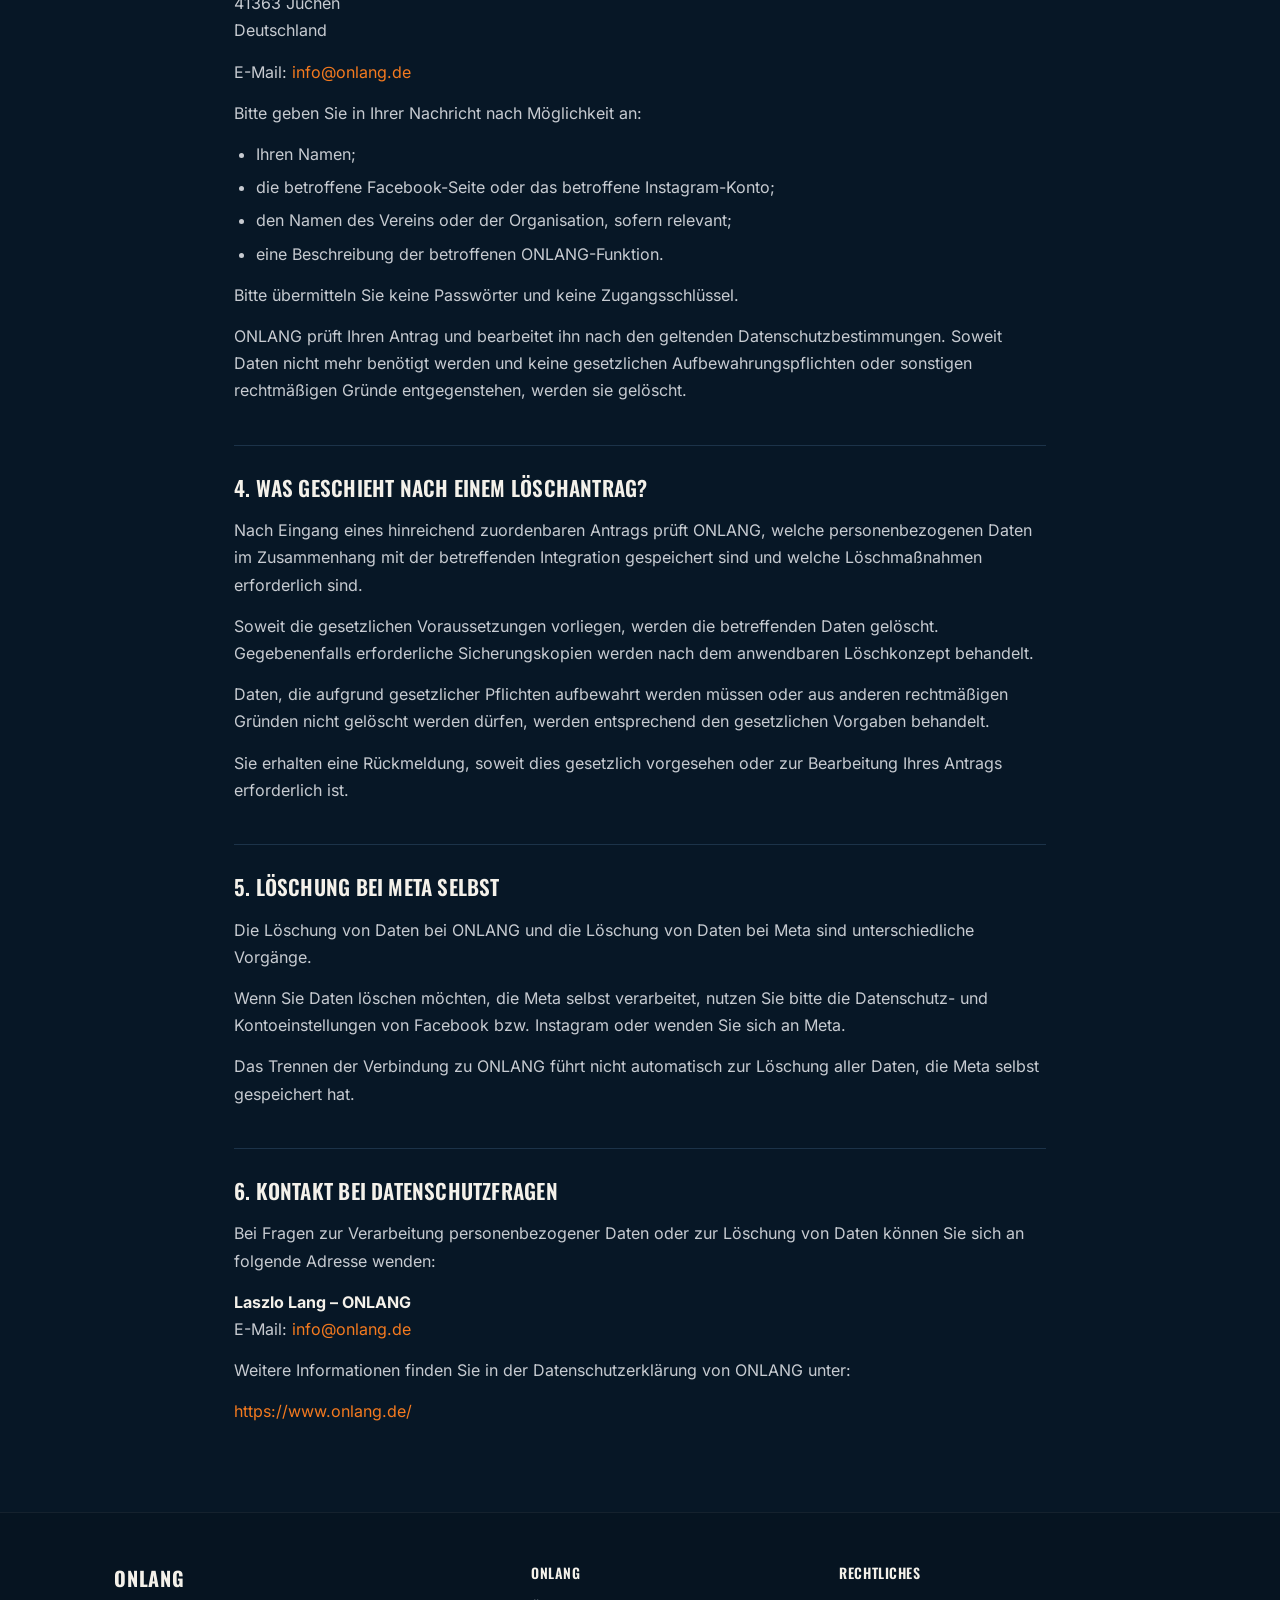
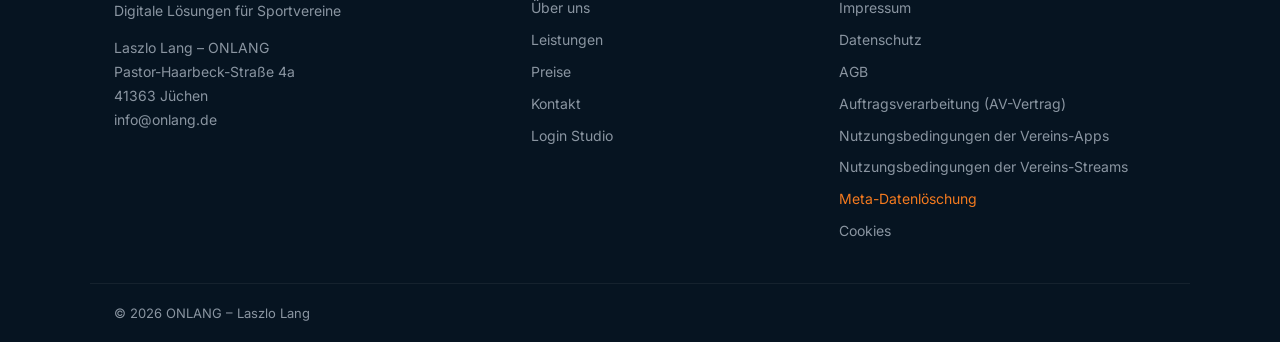
<file: meta-datenloeschung.html>
<!DOCTYPE html>
<html lang="de">
<head>
<meta charset="UTF-8">
<meta name="viewport" content="width=device-width, initial-scale=1.0">
<title>Meta-Datenlöschung – ONLANG</title>
<meta name="description" content="Anleitung zur Löschung von Meta-Daten (Facebook, Instagram) bei ONLANG.">
<!-- Fassung 2026-11-01. Text 1:1 aus vorlagen\ONLANG_*_2026-11.docx; gelb markierte [Stellen] vor dem Livegang ausfüllen oder streichen. -->
<link rel="stylesheet" href="/rechtsseiten.css">
</head>
<body>

<header class="hdr">
  <div class="hdr-in">
    <a class="hdr-name" href="/">ONLANG</a>
    <a class="hdr-back" href="/">← Zur Startseite</a>
  </div>
</header>

<main>
<h1>Anleitung zur Löschung von Meta-Daten</h1>
<p class="fassung">Fassung 2026-11-01</p>
<p class="untertitel">ONLANG – Digitale Lösungen für Sportvereine</p>
<p class="fassung">Stand: November 2026</p>
<h2>1. Welche Daten sind betroffen?</h2>
<p>ONLANG kann in Verbindung mit Facebook- und Instagram-Funktionen Daten verarbeiten, die über Meta-Dienste bereitgestellt werden. Welche Daten betroffen sind, hängt von der verwendeten Funktion und den erteilten Berechtigungen ab.</p>
<p>Hierzu können insbesondere gehören:</p>
<ul class="punkt ebene0">
<li>Informationen zu verbundenen Facebook-Seiten und Instagram-Konten;</li>
<li>technische Kennungen von Konten und Seiten;</li>
<li>Zugriffsberechtigungen und technische Zugriffstoken;</li>
<li>Informationen über veröffentlichte Beiträge und deren Veröffentlichungsstatus;</li>
<li>Daten, die zur Verwaltung oder Veröffentlichung von Social-Media-Inhalten benötigt werden.</li>
</ul>
<p>ONLANG verarbeitet nur die Daten, die für die jeweils genutzten Funktionen erforderlich sind.</p>
<h2>2. Wie kann die Verbindung getrennt werden?</h2>
<p>ONLANG veröffentlicht Beiträge auf Facebook und Instagram über den Dienst Make. Dafür hat Ihr Verein dem ONLANG-Betreiber eine Rolle (Zugriff) auf seiner Facebook-Seite gegeben. Wenn Sie die Verbindung beenden möchten:</p>
<p>So gehen Sie vor:</p>
<ul class="nr ebene0">
<li><span class="nr-label">1.</span> Öffnen Sie die Facebook-Seite Ihres Vereins in der Meta Business Suite.</li>
<li><span class="nr-label">2.</span> Gehen Sie zu Einstellungen → Personen bzw. Seitenzugriff.</li>
<li><span class="nr-label">3.</span> Entfernen Sie den Zugriff von Laszlo Lang (ONLANG).</li>
<li><span class="nr-label">4.</span> Teilen Sie uns zusätzlich per E-Mail mit, dass Facebook und Instagram für Ihren Verein ausgeschaltet werden sollen.</li>
<li><span class="nr-label">5.</span> Wir schalten die Verbindung dann auch in ONLANG ab.</li>
</ul>
<p>Die Bezeichnungen und Menüpunkte können sich je nach Facebook-Version unterscheiden.</p>
<p>Das Entfernen der Verbindung verhindert zukünftige Zugriffe im Rahmen der widerrufenen Berechtigungen. Es bedeutet nicht automatisch, dass bereits gespeicherte Daten bei ONLANG oder bei Meta gelöscht werden.</p>
<h2>3. Wie kann die Löschung von Daten beantragt werden?</h2>
<p>Sie können die Löschung personenbezogener Daten, die ONLANG im Zusammenhang mit Facebook oder Instagram verarbeitet, per E-Mail beantragen.</p>
<h3>Kontakt:</h3>
<p>Laszlo Lang – ONLANG<br>Pastor-Haarbeck-Straße 4a<br>41363 Jüchen<br>Deutschland</p>
<p>E-Mail: <a href="mailto:info@onlang.de">info@onlang.de</a></p>
<p>Bitte geben Sie in Ihrer Nachricht nach Möglichkeit an:</p>
<ul class="punkt ebene0">
<li>Ihren Namen;</li>
<li>die betroffene Facebook-Seite oder das betroffene Instagram-Konto;</li>
<li>den Namen des Vereins oder der Organisation, sofern relevant;</li>
<li>eine Beschreibung der betroffenen ONLANG-Funktion.</li>
</ul>
<p>Bitte übermitteln Sie keine Passwörter und keine Zugangsschlüssel.</p>
<p>ONLANG prüft Ihren Antrag und bearbeitet ihn nach den geltenden Datenschutzbestimmungen. Soweit Daten nicht mehr benötigt werden und keine gesetzlichen Aufbewahrungspflichten oder sonstigen rechtmäßigen Gründe entgegenstehen, werden sie gelöscht.</p>
<h2>4. Was geschieht nach einem Löschantrag?</h2>
<p>Nach Eingang eines hinreichend zuordenbaren Antrags prüft ONLANG, welche personenbezogenen Daten im Zusammenhang mit der betreffenden Integration gespeichert sind und welche Löschmaßnahmen erforderlich sind.</p>
<p>Soweit die gesetzlichen Voraussetzungen vorliegen, werden die betreffenden Daten gelöscht. Gegebenenfalls erforderliche Sicherungskopien werden nach dem anwendbaren Löschkonzept behandelt.</p>
<p>Daten, die aufgrund gesetzlicher Pflichten aufbewahrt werden müssen oder aus anderen rechtmäßigen Gründen nicht gelöscht werden dürfen, werden entsprechend den gesetzlichen Vorgaben behandelt.</p>
<p>Sie erhalten eine Rückmeldung, soweit dies gesetzlich vorgesehen oder zur Bearbeitung Ihres Antrags erforderlich ist.</p>
<h2>5. Löschung bei Meta selbst</h2>
<p>Die Löschung von Daten bei ONLANG und die Löschung von Daten bei Meta sind unterschiedliche Vorgänge.</p>
<p>Wenn Sie Daten löschen möchten, die Meta selbst verarbeitet, nutzen Sie bitte die Datenschutz- und Kontoeinstellungen von Facebook bzw. Instagram oder wenden Sie sich an Meta.</p>
<p>Das Trennen der Verbindung zu ONLANG führt nicht automatisch zur Löschung aller Daten, die Meta selbst gespeichert hat.</p>
<h2>6. Kontakt bei Datenschutzfragen</h2>
<p>Bei Fragen zur Verarbeitung personenbezogener Daten oder zur Löschung von Daten können Sie sich an folgende Adresse wenden:</p>
<p><strong>Laszlo Lang – ONLANG</strong><br>E-Mail: <a href="mailto:info@onlang.de">info@onlang.de</a></p>
<p>Weitere Informationen finden Sie in der Datenschutzerklärung von ONLANG unter:</p>
<p><a href="https://www.onlang.de/">https://www.onlang.de/</a></p>
</main>

<footer class="ftr">
  <div class="ftr-in">
    <div>
      <div class="ftr-brand">ONLANG</div>
      <div class="ftr-claim">Digitale Lösungen für Sportvereine</div>
      <address class="ftr-addr">Laszlo Lang – ONLANG<br>Pastor-Haarbeck-Straße 4a<br>41363 Jüchen<br><a href="mailto:info@onlang.de">info@onlang.de</a></address>
    </div>
    <div>
      <div class="ftr-title">ONLANG</div>
      <ul>
        <li><a href="/#ueber">Über uns</a></li>
        <li><a href="/#loesungen">Leistungen</a></li>
        <li><a href="/#preise">Preise</a></li>
        <li><a href="/#kontakt">Kontakt</a></li>
        <li><a href="https://app.onlang.de/studio.html">Login Studio</a></li>
      </ul>
    </div>
    <div>
      <div class="ftr-title">Rechtliches</div>
      <ul>
        <li><a href="/impressum">Impressum</a></li>
        <li><a href="/datenschutz">Datenschutz</a></li>
        <li><a href="/agb">AGB</a></li>
        <li><a href="/avv">Auftragsverarbeitung (AV-Vertrag)</a></li>
        <li><a href="https://app.onlang.de/nutzungsbedingungen">Nutzungsbedingungen der Vereins-Apps</a></li>
        <li><a href="https://app.onlang.de/nutzungsbedingungen-neu">Nutzungsbedingungen der Vereins-Streams</a></li>
        <li><a href="/meta-datenloeschung" aria-current="page">Meta-Datenlöschung</a></li>
        <li><a href="/cookies">Cookies</a></li>
      </ul>
    </div>
  </div>
  <div class="ftr-bottom">
    <span>© 2026 ONLANG – Laszlo Lang</span>
  </div>
</footer>

<script src="/rechtsseiten.js"></script>
</body>
</html>
</file>
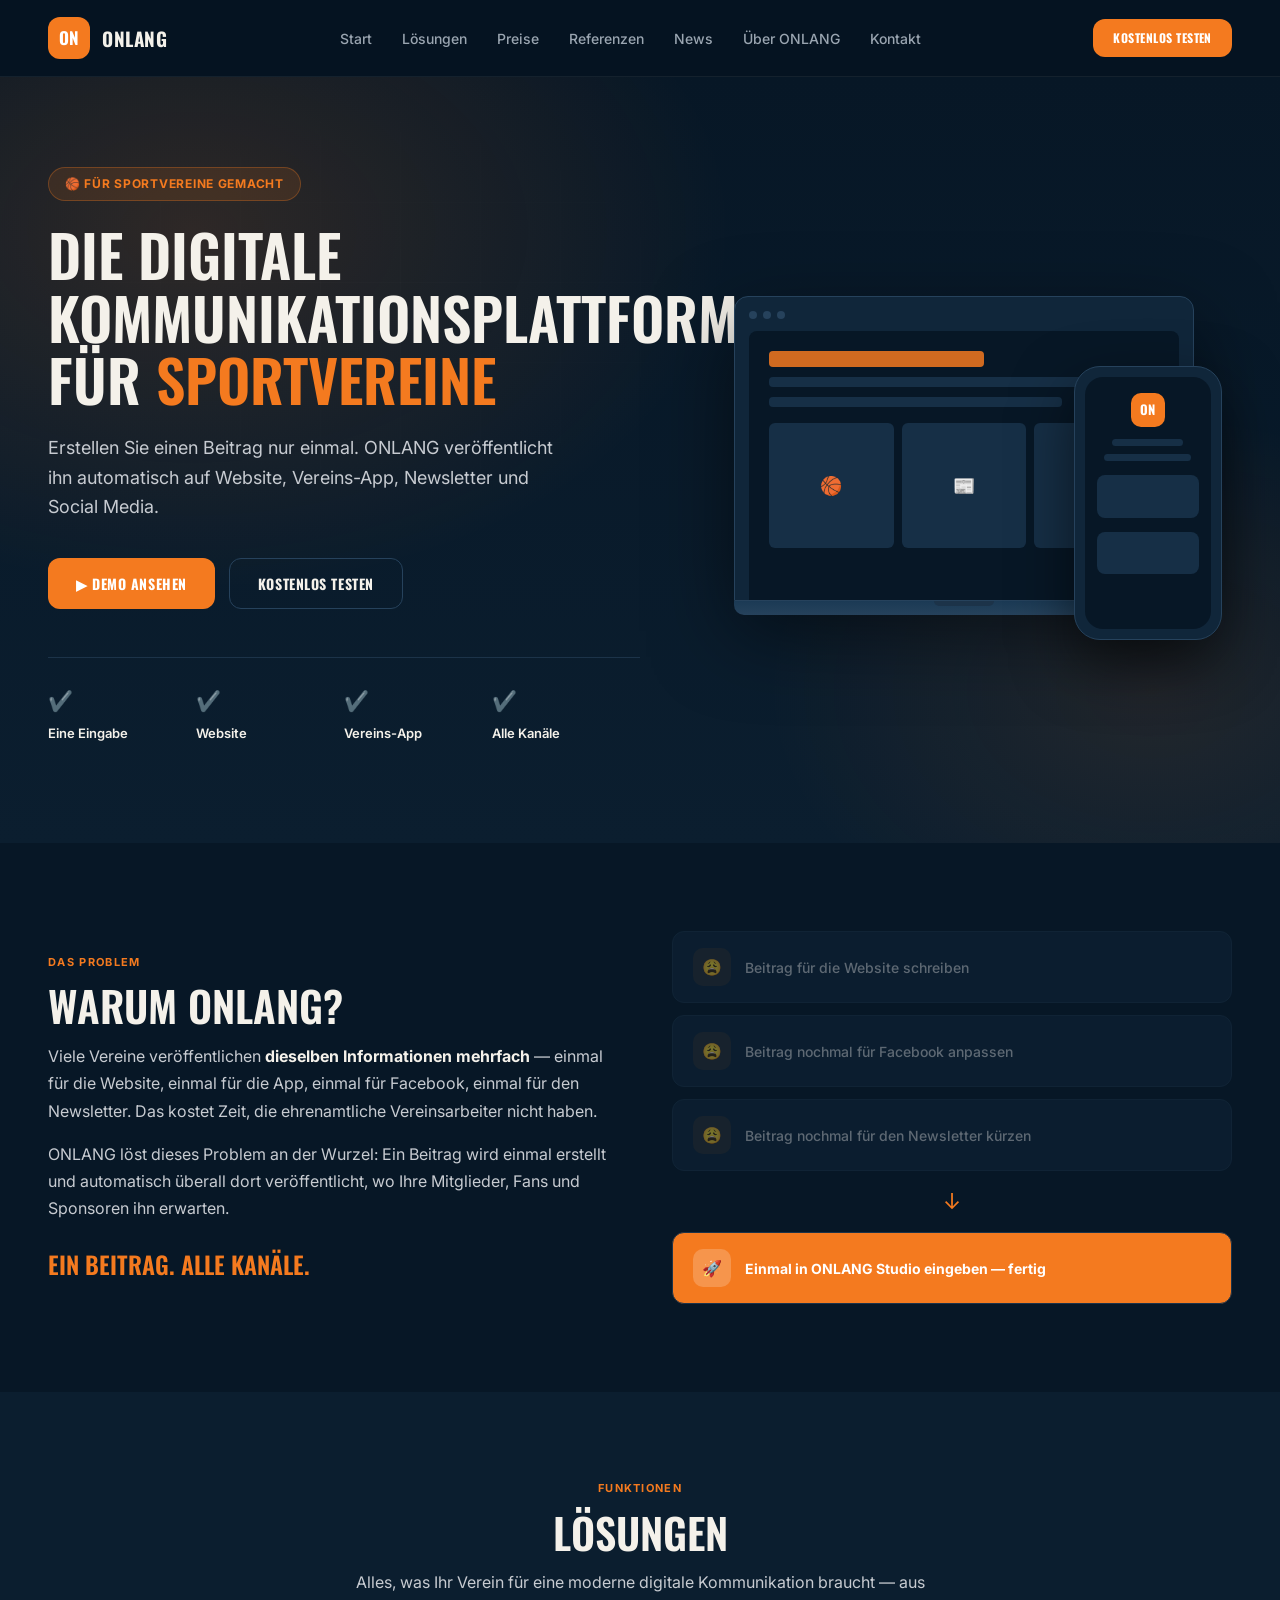
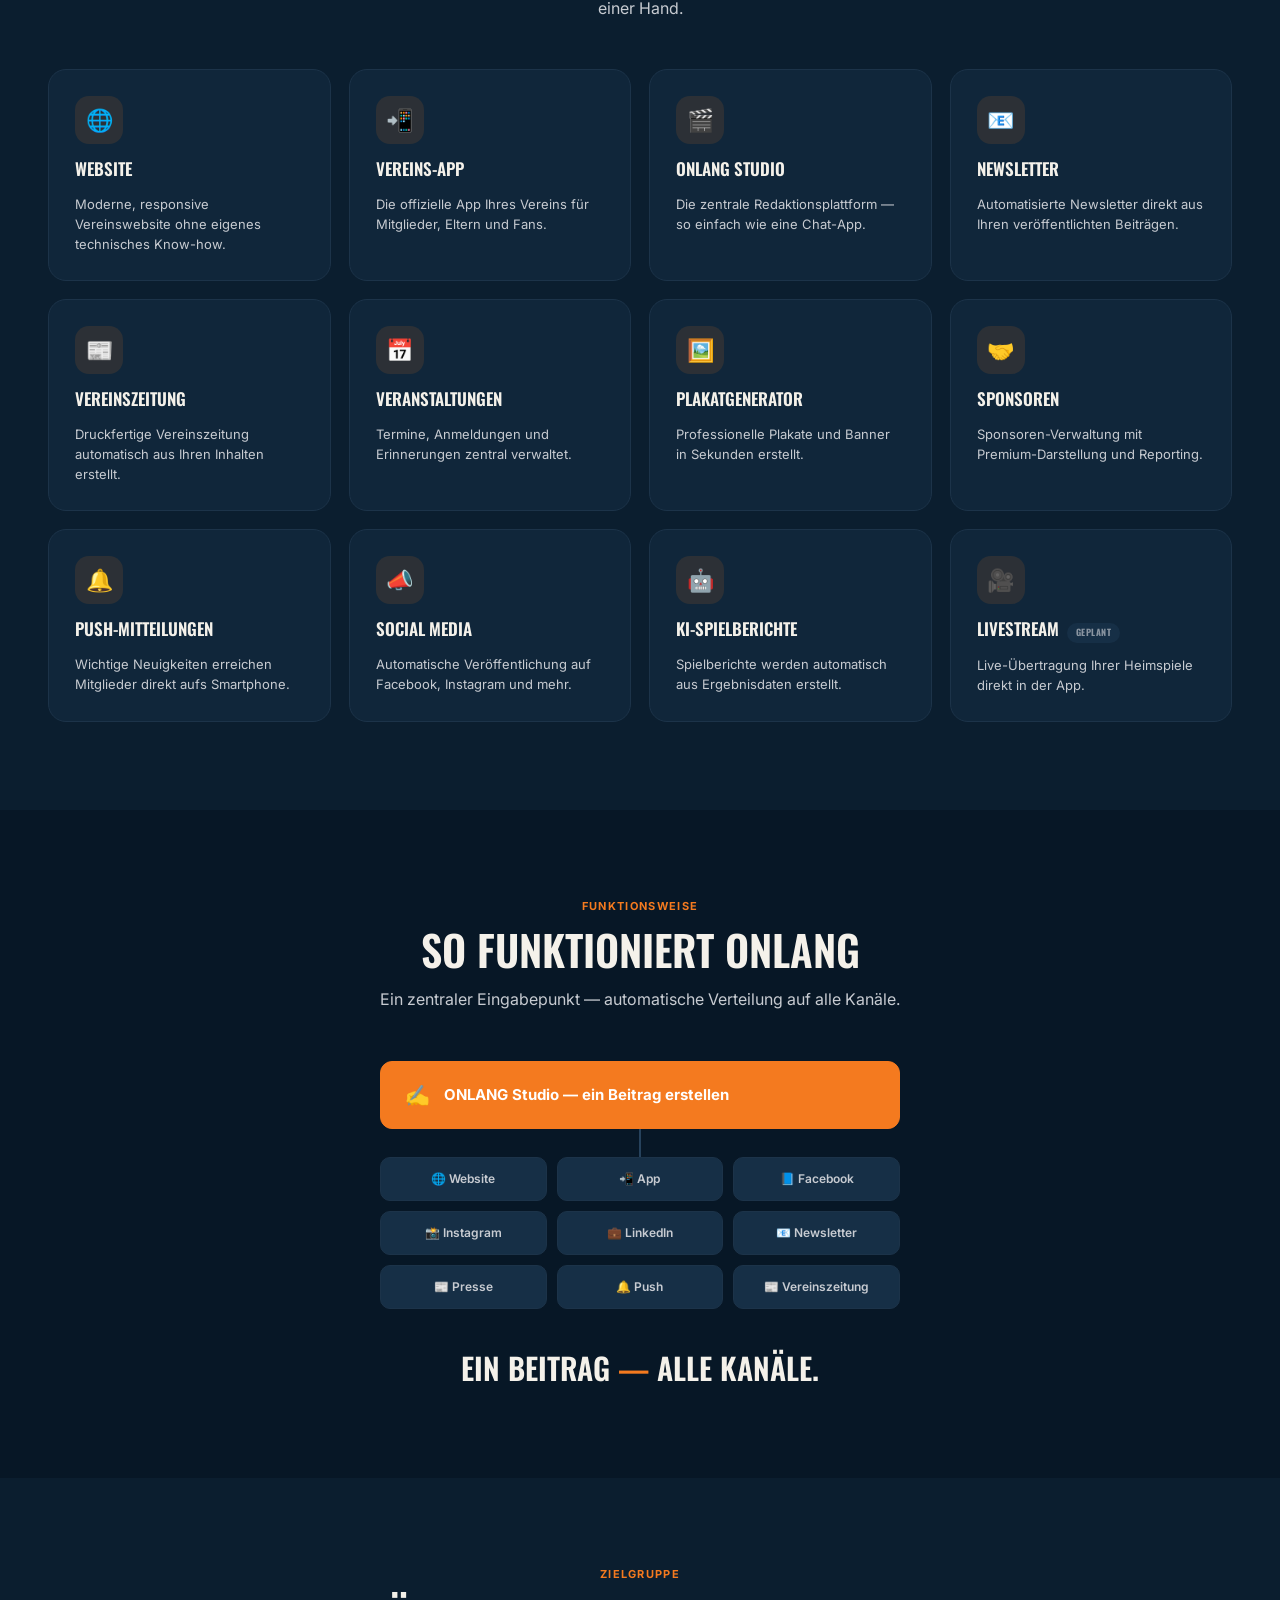
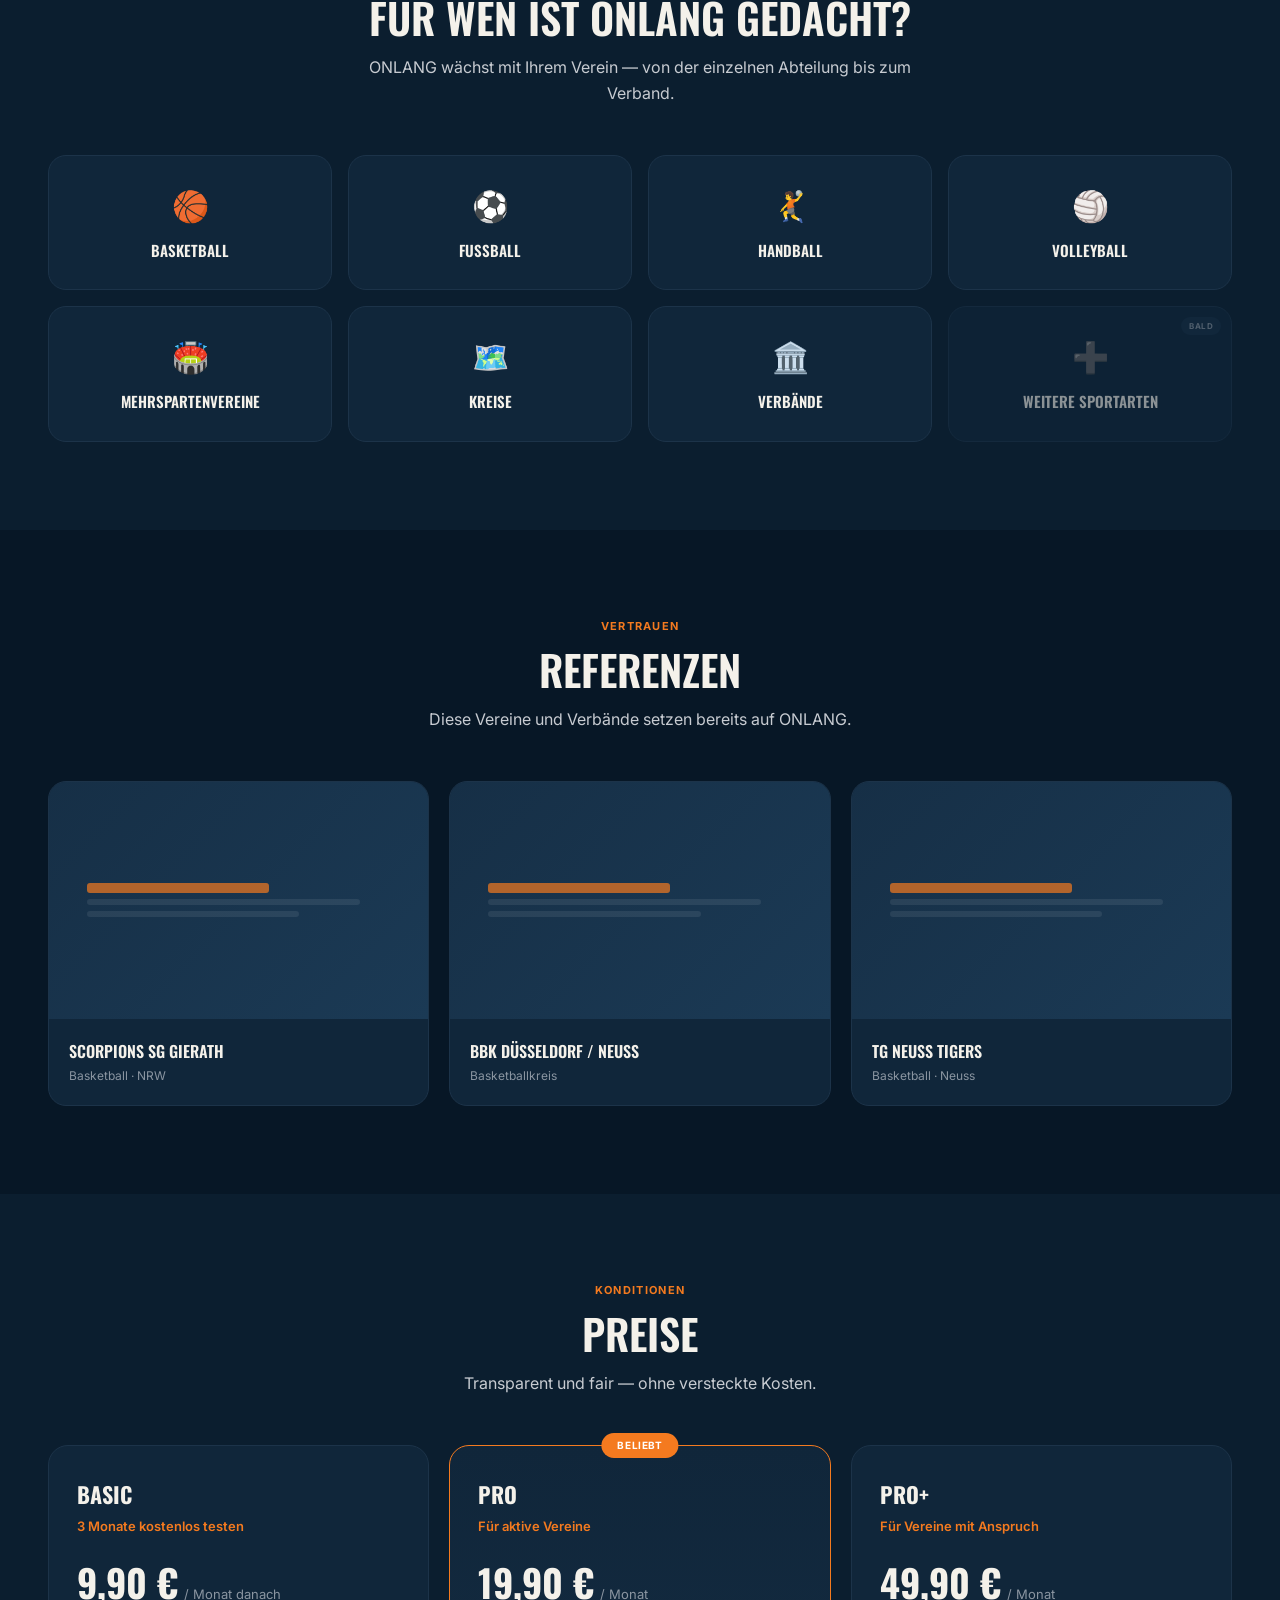
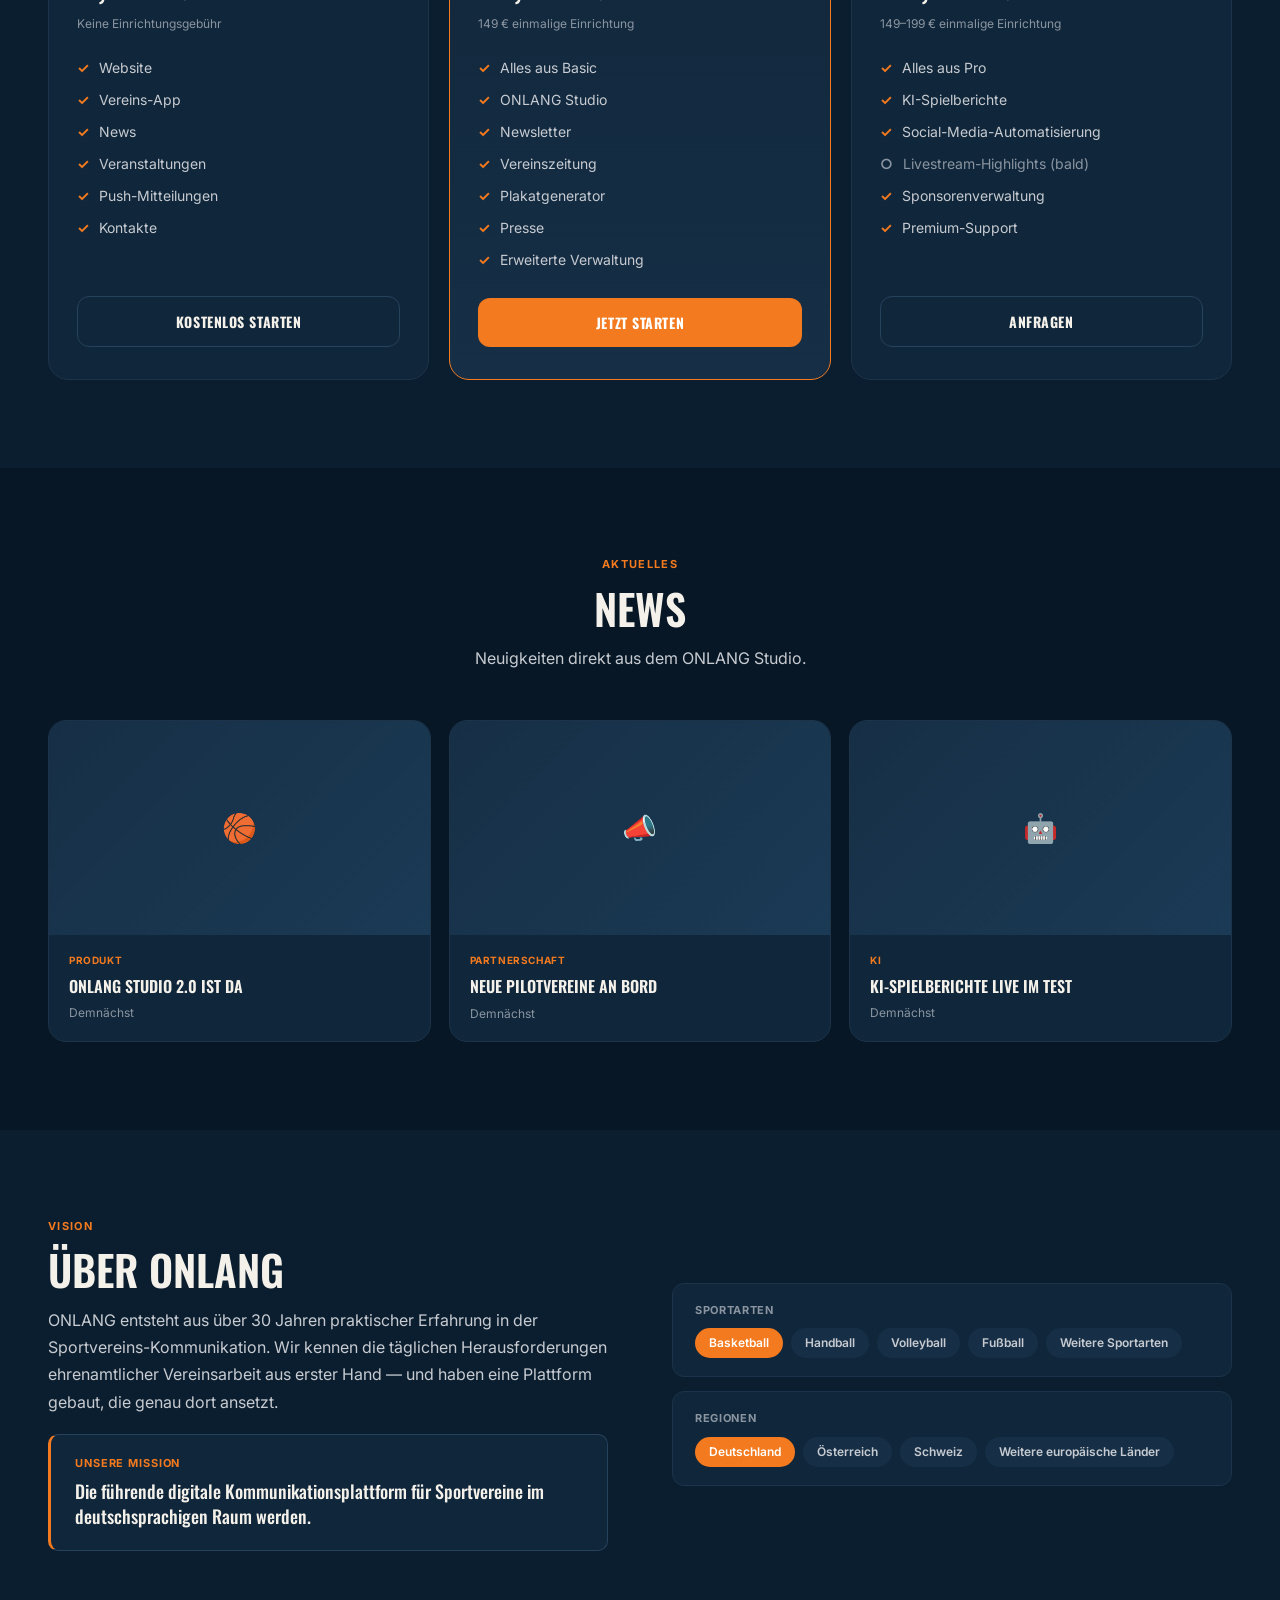
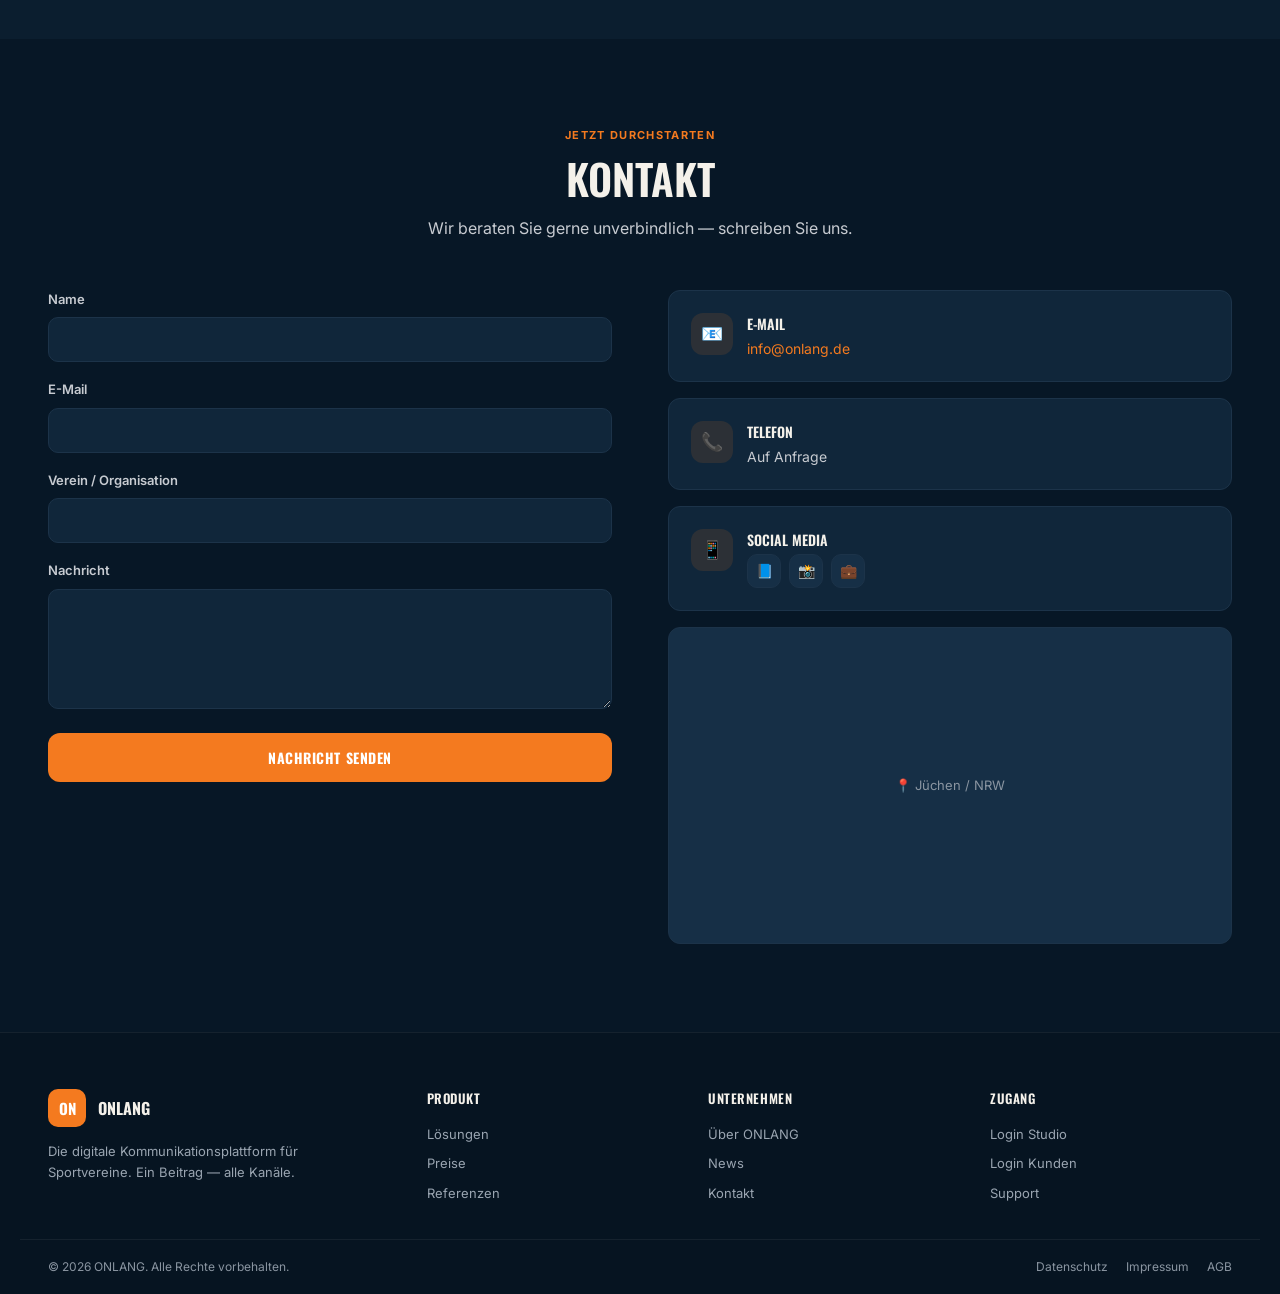
<file: onlang-www.html>
<!DOCTYPE html>
<html lang="de">
<head>
<meta charset="UTF-8">
<meta name="viewport" content="width=device-width, initial-scale=1.0">
<title>ONLANG – Die digitale Kommunikationsplattform für Sportvereine</title>
<meta name="description" content="ONLANG ist die digitale Kommunikationsplattform für Sportvereine. Ein Beitrag – automatisch auf Website, App, Newsletter und Social Media.">
<link rel="preconnect" href="https://fonts.googleapis.com">
<link rel="preconnect" href="https://fonts.gstatic.com" crossorigin>
<link href="https://fonts.googleapis.com/css2?family=Oswald:wght@500;600;700&family=Inter:wght@400;500;600;700&display=swap" rel="stylesheet">
<style>
/* ═══════════════════════════════════════════════════════
   ROOT VARIABLEN – Navy Theme (identisch zu app.onlang.de)
   ═══════════════════════════════════════════════════════ */
:root{
  --bg:#071726;
  --bg-soft:#0B1E2F;
  --card:#10263A;
  --card-2:#162F46;
  --card-3:#1B3A55;
  --border:#1C3349;
  --border-2:#26425C;
  --text:#F4F1EA;
  --muted:#C7CBD1;
  --faint:#8A95A1;
  --primary:#F47A1F;
  --primary-dark:#D95F0B;
  --primary-dim:rgba(244,122,31,.12);
  --hdr-bg:#061421;
  --hdr-text:#F4F1EA;
  --hdr-text-dim:#9AA5B1;
  --font-headline:'Oswald',sans-serif;
  --font-body:'Inter',sans-serif;
  --r:10px;
  --rl:12px;
  --rx:14px;
  --round:999px;
  --mw:1240px;
}

*{box-sizing:border-box;margin:0;padding:0;}
html{scroll-behavior:smooth;}
body{background:var(--bg);color:var(--text);font-family:var(--font-body);font-size:16px;line-height:1.5;-webkit-font-smoothing:antialiased;overflow-x:hidden;}
a{text-decoration:none;color:inherit;}
img{max-width:100%;display:block;}
button{font-family:inherit;border:none;background:none;cursor:pointer;}
ul{list-style:none;}
.wrap{max-width:var(--mw);margin:0 auto;padding:0 28px;}
.sec{padding:88px 0;}
.sec-alt{background:var(--bg-soft);}
.sec-head{margin-bottom:48px;text-align:center;}
.sec-head.left{text-align:left;}
.sec-eyebrow{font-family:var(--font-body);font-size:11px;font-weight:700;letter-spacing:.12em;text-transform:uppercase;color:var(--primary);margin-bottom:12px;}
.sec-title{font-family:var(--font-headline);font-size:clamp(28px,4vw,42px);font-weight:600;text-transform:uppercase;letter-spacing:0;line-height:1.12;margin-bottom:14px;}
.sec-sub{font-size:16px;color:var(--muted);max-width:600px;margin:0 auto;line-height:1.6;}
.sec-head.left .sec-sub{margin:0;}

/* Buttons */
.btn{display:inline-flex;align-items:center;gap:8px;font-family:var(--font-headline);font-size:14px;font-weight:700;text-transform:uppercase;letter-spacing:.04em;padding:14px 28px;border-radius:var(--rl);transition:background 150ms ease,transform 150ms ease,border-color 150ms ease;cursor:pointer;}
.btn-primary{background:var(--primary);color:#fff;}
.btn-primary:hover{background:var(--primary-dark);transform:translateY(-2px);}
.btn-ghost{background:transparent;border:1.5px solid var(--border-2);color:var(--text);}
.btn-ghost:hover{border-color:var(--primary);background:var(--primary-dim);transform:translateY(-2px);}
.btn-sm{padding:10px 20px;font-size:12px;}
.btn-block{width:100%;justify-content:center;}

@media(max-width:1024px){.sec{padding:64px 0;}}
@media(max-width:640px){.sec{padding:48px 0;}.wrap{padding:0 20px;}}

/* ═══════════════════════════════════════════════════════
   HEADER / NAVIGATION
   ═══════════════════════════════════════════════════════ */
.hdr{position:sticky;top:0;z-index:100;background:rgba(6,20,33,.92);backdrop-filter:blur(10px);border-bottom:1px solid rgba(255,255,255,.06);}
.hdr-in{max-width:var(--mw);margin:0 auto;padding:0 28px;height:76px;display:flex;align-items:center;justify-content:space-between;}
.hdr-brand{display:flex;align-items:center;gap:12px;}
.hdr-logo{width:42px;height:42px;border-radius:var(--rl);background:var(--primary);display:flex;align-items:center;justify-content:center;font-family:var(--font-headline);font-size:17px;font-weight:700;color:#fff;flex-shrink:0;}
.hdr-name{font-family:var(--font-headline);font-size:19px;font-weight:700;text-transform:uppercase;letter-spacing:.03em;color:var(--hdr-text);}
.hdr-nav{display:flex;align-items:center;gap:30px;}
.hdr-nav a{font-size:14px;font-weight:500;color:var(--hdr-text-dim);transition:color 150ms ease;}
.hdr-nav a:hover{color:var(--text);}
.hdr-right{display:flex;align-items:center;gap:16px;}
.hdr-burger{display:none;width:40px;height:40px;border-radius:var(--r);background:var(--card);border:1px solid var(--border);align-items:center;justify-content:center;flex-direction:column;gap:4px;flex-shrink:0;}
.hdr-burger span{width:18px;height:2px;background:var(--text);border-radius:2px;}
.mob-nav{display:none;position:fixed;inset:76px 0 0 0;background:var(--hdr-bg);z-index:99;padding:32px 28px;flex-direction:column;gap:0;overflow-y:auto;}
.mob-nav.open{display:flex;}
.mob-nav a{font-family:var(--font-headline);font-size:20px;font-weight:600;text-transform:uppercase;color:var(--hdr-text);padding:16px 0;border-bottom:1px solid rgba(255,255,255,.06);}
.mob-nav .btn{margin-top:20px;}

/* ═══════════════════════════════════════════════════════
   HERO
   ═══════════════════════════════════════════════════════ */
.hero{position:relative;padding:90px 0 100px;overflow:hidden;}
.hero::before{content:'';position:absolute;inset:0;background:radial-gradient(ellipse 900px 600px at 15% 20%,rgba(244,122,31,.16),transparent 60%),radial-gradient(ellipse 700px 500px at 90% 80%,rgba(244,122,31,.10),transparent 55%),linear-gradient(180deg,var(--bg) 0%,var(--bg-soft) 100%);z-index:0;}
.hero::after{content:'';position:absolute;inset:0;background-image:repeating-linear-gradient(90deg,rgba(255,255,255,.025) 0px,transparent 1px,transparent 80px),repeating-linear-gradient(0deg,rgba(255,255,255,.025) 0px,transparent 1px,transparent 80px);z-index:0;mask-image:radial-gradient(ellipse 800px 500px at 30% 30%,#000,transparent 70%);}
.hero-in{position:relative;z-index:1;max-width:var(--mw);margin:0 auto;padding:0 28px;display:grid;grid-template-columns:1.05fr .95fr;gap:56px;align-items:center;}
.hero-left{min-width:0;}
.hero-eyebrow{display:inline-flex;align-items:center;gap:8px;background:var(--primary-dim);border:1px solid rgba(244,122,31,.3);color:var(--primary);font-size:12px;font-weight:700;letter-spacing:.06em;text-transform:uppercase;padding:7px 16px;border-radius:var(--round);margin-bottom:22px;}
.hero-title{font-family:var(--font-headline);font-size:clamp(34px,5vw,58px);font-weight:600;text-transform:uppercase;line-height:1.08;letter-spacing:0;margin-bottom:22px;}
.hero-title span{color:var(--primary);}
.hero-sub{font-size:18px;color:var(--muted);line-height:1.65;max-width:520px;margin-bottom:36px;}
.hero-btns{display:flex;gap:14px;flex-wrap:wrap;margin-bottom:48px;}
.hero-stats{display:grid;grid-template-columns:repeat(4,1fr);gap:0;border-top:1px solid var(--border);padding-top:28px;}
.hero-stat{padding-right:16px;}
.hero-stat-ico{font-size:20px;margin-bottom:8px;}
.hero-stat-lbl{font-size:13px;font-weight:600;color:var(--text);}

.hero-visual{position:relative;display:flex;align-items:center;justify-content:center;min-height:420px;}
.hv-laptop{position:relative;width:88%;max-width:460px;}
.hv-laptop-screen{background:var(--card);border:1px solid var(--border-2);border-radius:14px 14px 0 0;padding:14px 14px 0;box-shadow:0 30px 80px rgba(0,0,0,.5);}
.hv-laptop-bar{display:flex;gap:6px;padding-bottom:12px;}
.hv-laptop-dot{width:8px;height:8px;border-radius:50%;background:var(--border-2);}
.hv-laptop-content{background:var(--bg);border-radius:8px 8px 0 0;padding:20px;aspect-ratio:16/10;display:flex;flex-direction:column;gap:10px;}
.hv-laptop-row{height:10px;background:var(--card-2);border-radius:4px;}
.hv-laptop-row.w1{width:55%;height:16px;background:var(--primary);opacity:.85;}
.hv-laptop-row.w2{width:90%;}
.hv-laptop-row.w3{width:75%;}
.hv-laptop-cards{display:grid;grid-template-columns:1fr 1fr 1fr;gap:8px;margin-top:6px;}
.hv-laptop-card{background:var(--card-2);border-radius:6px;aspect-ratio:1;display:flex;align-items:center;justify-content:center;font-size:18px;}
.hv-laptop-base{height:14px;background:linear-gradient(180deg,var(--card-3),var(--border-2));border-radius:0 0 10px 10px;position:relative;}
.hv-laptop-base::after{content:'';position:absolute;left:50%;top:0;transform:translateX(-50%);width:60px;height:5px;background:var(--border);border-radius:0 0 6px 6px;}
.hv-phone{position:absolute;right:-6%;bottom:-8%;width:148px;background:var(--card);border:1px solid var(--border-2);border-radius:26px;padding:10px;box-shadow:0 24px 60px rgba(0,0,0,.55);}
.hv-phone-screen{background:var(--bg);border-radius:18px;aspect-ratio:9/18;padding:16px 12px;display:flex;flex-direction:column;align-items:center;gap:8px;}
.hv-phone-logo{width:34px;height:34px;border-radius:10px;background:var(--primary);display:flex;align-items:center;justify-content:center;font-family:var(--font-headline);font-size:13px;font-weight:700;color:#fff;margin-bottom:4px;}
.hv-phone-row{width:100%;height:7px;background:var(--card-2);border-radius:4px;}
.hv-phone-row.w1{width:70%;}
.hv-phone-row.w2{width:85%;}
.hv-phone-card{width:100%;aspect-ratio:2.4;background:var(--card-2);border-radius:8px;margin-top:6px;}

@media(max-width:1024px){
  .hero-in{grid-template-columns:1fr;gap:48px;}
  .hero-visual{order:-1;min-height:320px;}
  .hv-laptop{max-width:380px;}
  .hero-stats{grid-template-columns:repeat(2,1fr);gap:20px;}
}
@media(max-width:640px){
  .hdr-nav{display:none;}
  .hdr-right .btn{display:none;}
  .hdr-burger{display:flex;}
  .hero{padding:48px 0 64px;}
  .hero-btns{flex-direction:column;}
  .hero-btns .btn{width:100%;justify-content:center;}
  .hv-phone{width:108px;right:-2%;}
}

/* ═══════════════════════════════════════════════════════
   WARUM ONLANG
   ═══════════════════════════════════════════════════════ */
.warum-in{display:grid;grid-template-columns:1fr 1fr;gap:64px;align-items:center;}
.warum-visual{display:flex;flex-direction:column;gap:12px;}
.warum-row{display:flex;align-items:center;gap:14px;background:var(--card);border:1px solid var(--border);border-radius:var(--rl);padding:16px 20px;}
.warum-row.cross{opacity:.45;}
.warum-row-ico{width:38px;height:38px;border-radius:10px;background:var(--primary-dim);display:flex;align-items:center;justify-content:center;font-size:16px;flex-shrink:0;}
.warum-row-txt{font-size:14px;font-weight:500;color:var(--muted);}
.warum-arrow{text-align:center;font-size:22px;color:var(--primary);margin:2px 0;}
.warum-final{background:var(--primary);}
.warum-final .warum-row-txt{color:#fff;font-weight:700;}
.warum-final .warum-row-ico{background:rgba(255,255,255,.2);}
.warum-text p{font-size:16px;color:var(--muted);line-height:1.7;margin-bottom:16px;}
.warum-text strong{color:var(--text);}
.warum-claim{font-family:var(--font-headline);font-size:24px;font-weight:600;text-transform:uppercase;color:var(--primary);margin-top:24px;}

@media(max-width:1024px){.warum-in{grid-template-columns:1fr;gap:40px;}}

/* ═══════════════════════════════════════════════════════
   LÖSUNGEN GRID
   ═══════════════════════════════════════════════════════ */
.loes-grid{display:grid;grid-template-columns:repeat(4,1fr);gap:18px;}
.loes-card{background:var(--card);border:1px solid var(--border);border-radius:18px;padding:26px;display:flex;flex-direction:column;gap:12px;transition:transform 180ms ease,border-color 180ms ease,box-shadow 180ms ease;cursor:pointer;}
.loes-card:hover{transform:translateY(-4px);border-color:var(--border-2);box-shadow:0 8px 24px rgba(0,0,0,.25);}
.loes-ico{width:48px;height:48px;border-radius:14px;background:var(--primary-dim);display:flex;align-items:center;justify-content:center;font-size:22px;}
.loes-name{font-family:var(--font-headline);font-size:17px;font-weight:600;text-transform:uppercase;}
.loes-desc{font-size:13px;color:var(--muted);line-height:1.55;flex:1;}
.loes-soon{display:inline-block;font-size:9px;font-weight:700;letter-spacing:.06em;text-transform:uppercase;color:var(--faint);background:var(--card-2);padding:3px 9px;border-radius:var(--round);width:fit-content;}

@media(max-width:1024px){.loes-grid{grid-template-columns:repeat(2,1fr);}}
@media(max-width:640px){.loes-grid{grid-template-columns:1fr;}}

/* ═══════════════════════════════════════════════════════
   SO FUNKTIONIERT ONLANG (Flow-Diagramm)
   ═══════════════════════════════════════════════════════ */
.flow-wrap{display:flex;flex-direction:column;align-items:center;gap:0;max-width:520px;margin:0 auto;}
.flow-node{width:100%;background:var(--card);border:1px solid var(--border);border-radius:var(--rl);padding:18px 24px;display:flex;align-items:center;gap:14px;}
.flow-node.start{background:var(--primary);border-color:var(--primary);}
.flow-node.start .flow-txt{color:#fff;font-weight:700;}
.flow-node-ico{font-size:20px;flex-shrink:0;}
.flow-txt{font-size:15px;font-weight:600;color:var(--text);}
.flow-line{width:2px;height:28px;background:var(--border-2);}
.flow-channels{display:grid;grid-template-columns:repeat(3,1fr);gap:10px;width:100%;}
.flow-chan{background:var(--card-2);border:1px solid var(--border);border-radius:var(--r);padding:12px;text-align:center;font-size:12px;font-weight:600;color:var(--muted);}
.flow-claim{text-align:center;margin-top:36px;font-family:var(--font-headline);font-size:clamp(20px,3vw,30px);font-weight:600;text-transform:uppercase;color:var(--text);}
.flow-claim span{color:var(--primary);}

@media(max-width:640px){.flow-channels{grid-template-columns:repeat(2,1fr);}}

/* ═══════════════════════════════════════════════════════
   FÜR WEN
   ═══════════════════════════════════════════════════════ */
.fuerwen-grid{display:grid;grid-template-columns:repeat(4,1fr);gap:16px;}
.fuerwen-tile{position:relative;background:var(--card);border:1px solid var(--border);border-radius:18px;padding:28px 20px;text-align:center;display:flex;flex-direction:column;align-items:center;gap:10px;transition:transform 180ms ease,border-color 180ms ease;}
.fuerwen-tile:hover{transform:translateY(-4px);border-color:var(--primary);}
.fuerwen-ico{font-size:30px;}
.fuerwen-name{font-family:var(--font-headline);font-size:15px;font-weight:600;text-transform:uppercase;}
.fuerwen-tile.soon{opacity:.55;}
.fuerwen-badge{position:absolute;top:10px;right:10px;font-size:8px;font-weight:700;letter-spacing:.05em;text-transform:uppercase;background:var(--card-2);color:var(--faint);padding:3px 8px;border-radius:var(--round);}

@media(max-width:1024px){.fuerwen-grid{grid-template-columns:repeat(3,1fr);}}
@media(max-width:640px){.fuerwen-grid{grid-template-columns:repeat(2,1fr);}}

/* ═══════════════════════════════════════════════════════
   REFERENZEN
   ═══════════════════════════════════════════════════════ */
.ref-grid{display:grid;grid-template-columns:repeat(3,1fr);gap:20px;}
.ref-card{background:var(--card);border:1px solid var(--border);border-radius:18px;overflow:hidden;transition:transform 180ms ease,border-color 180ms ease;}
.ref-card:hover{transform:translateY(-4px);border-color:var(--border-2);}
.ref-shot{aspect-ratio:16/10;background:linear-gradient(135deg,var(--card-2),var(--card-3));display:flex;align-items:center;justify-content:center;position:relative;overflow:hidden;}
.ref-shot-mock{width:80%;display:flex;flex-direction:column;gap:6px;}
.ref-shot-bar{height:6px;background:rgba(255,255,255,.08);border-radius:3px;}
.ref-shot-bar.w1{width:60%;height:10px;background:var(--primary);opacity:.7;}
.ref-shot-bar.w2{width:90%;}
.ref-shot-bar.w3{width:70%;}
.ref-body{padding:20px;}
.ref-name{font-family:var(--font-headline);font-size:16px;font-weight:600;text-transform:uppercase;margin-bottom:4px;}
.ref-meta{font-size:12px;color:var(--faint);}

@media(max-width:1024px){.ref-grid{grid-template-columns:repeat(2,1fr);}}
@media(max-width:640px){.ref-grid{grid-template-columns:1fr;}}

/* ═══════════════════════════════════════════════════════
   PREISE
   ═══════════════════════════════════════════════════════ */
.preis-grid{display:grid;grid-template-columns:repeat(3,1fr);gap:20px;align-items:stretch;}
.preis-card{background:var(--card);border:1px solid var(--border);border-radius:20px;padding:32px 28px;display:flex;flex-direction:column;position:relative;transition:transform 180ms ease,border-color 180ms ease;}
.preis-card:hover{transform:translateY(-4px);}
.preis-card.featured{border-color:var(--primary);background:linear-gradient(180deg,var(--card) 0%,var(--card-2) 100%);}
.preis-badge{position:absolute;top:-13px;left:50%;transform:translateX(-50%);background:var(--primary);color:#fff;font-size:10px;font-weight:700;letter-spacing:.06em;text-transform:uppercase;padding:5px 16px;border-radius:var(--round);white-space:nowrap;}
.preis-name{font-family:var(--font-headline);font-size:22px;font-weight:700;text-transform:uppercase;margin-bottom:6px;}
.preis-tag{font-size:13px;color:var(--primary);font-weight:600;margin-bottom:18px;min-height:18px;}
.preis-price{display:flex;align-items:baseline;gap:6px;margin-bottom:4px;}
.preis-amount{font-family:var(--font-headline);font-size:38px;font-weight:700;}
.preis-period{font-size:13px;color:var(--faint);}
.preis-setup{font-size:12px;color:var(--faint);margin-bottom:24px;}
.preis-features{display:flex;flex-direction:column;gap:11px;margin-bottom:28px;flex:1;}
.preis-feature{display:flex;align-items:center;gap:10px;font-size:14px;color:var(--muted);}
.preis-feature-ico{color:var(--primary);font-weight:700;flex-shrink:0;}
.preis-feature.dim{color:var(--faint);}
.preis-feature.dim .preis-feature-ico{color:var(--faint);}

@media(max-width:1024px){.preis-grid{grid-template-columns:1fr;max-width:420px;margin:0 auto;}}

/* ═══════════════════════════════════════════════════════
   NEWS
   ═══════════════════════════════════════════════════════ */
.news-grid{display:grid;grid-template-columns:repeat(3,1fr);gap:18px;}
.news-card{background:var(--card);border:1px solid var(--border);border-radius:18px;overflow:hidden;transition:transform 180ms ease;}
.news-card:hover{transform:translateY(-4px);}
.news-thumb{aspect-ratio:16/9;background:linear-gradient(135deg,var(--card-2),var(--card-3));display:flex;align-items:center;justify-content:center;font-size:28px;}
.news-body{padding:18px 20px;}
.news-cat{font-size:10px;font-weight:700;letter-spacing:.06em;text-transform:uppercase;color:var(--primary);margin-bottom:8px;}
.news-title{font-family:var(--font-headline);font-size:16px;font-weight:600;text-transform:uppercase;line-height:1.3;margin-bottom:8px;}
.news-date{font-size:12px;color:var(--faint);}

@media(max-width:1024px){.news-grid{grid-template-columns:repeat(2,1fr);}}
@media(max-width:640px){.news-grid{grid-template-columns:1fr;}}

/* ═══════════════════════════════════════════════════════
   ÜBER ONLANG
   ═══════════════════════════════════════════════════════ */
.ueber-in{display:grid;grid-template-columns:1fr 1fr;gap:64px;align-items:center;}
.ueber-text p{font-size:16px;color:var(--muted);line-height:1.7;margin-bottom:18px;}
.ueber-mission{background:var(--card);border:1px solid var(--border-2);border-left:3px solid var(--primary);border-radius:var(--r);padding:20px 24px;margin-top:8px;}
.ueber-mission-lbl{font-size:11px;font-weight:700;letter-spacing:.08em;text-transform:uppercase;color:var(--primary);margin-bottom:8px;}
.ueber-mission-txt{font-family:var(--font-headline);font-size:18px;font-weight:500;text-transform:none;line-height:1.4;}
.ueber-roadmap{display:flex;flex-direction:column;gap:14px;}
.ueber-rm-group{background:var(--card);border:1px solid var(--border);border-radius:var(--rl);padding:18px 22px;}
.ueber-rm-lbl{font-size:11px;font-weight:700;letter-spacing:.06em;text-transform:uppercase;color:var(--faint);margin-bottom:10px;}
.ueber-rm-chips{display:flex;flex-wrap:wrap;gap:8px;}
.ueber-rm-chip{font-size:12px;font-weight:600;padding:6px 14px;border-radius:var(--round);background:var(--card-2);color:var(--muted);}
.ueber-rm-chip.active{background:var(--primary);color:#fff;}

@media(max-width:1024px){.ueber-in{grid-template-columns:1fr;gap:40px;}}

/* ═══════════════════════════════════════════════════════
   KONTAKT
   ═══════════════════════════════════════════════════════ */
.kontakt-in{display:grid;grid-template-columns:1fr 1fr;gap:56px;}
.kf-group{margin-bottom:18px;}
.kf-label{display:block;font-size:13px;font-weight:600;color:var(--muted);margin-bottom:8px;}
.kf-input,.kf-textarea{width:100%;background:var(--card);border:1px solid var(--border);border-radius:var(--r);padding:13px 16px;color:var(--text);font-family:var(--font-body);font-size:14px;transition:border-color 150ms ease;}
.kf-input:focus,.kf-textarea:focus{outline:none;border-color:var(--primary);}
.kf-textarea{resize:vertical;min-height:120px;}
.kontakt-info{display:flex;flex-direction:column;gap:16px;}
.ki-card{background:var(--card);border:1px solid var(--border);border-radius:var(--rl);padding:22px;display:flex;align-items:flex-start;gap:14px;}
.ki-ico{width:42px;height:42px;border-radius:12px;background:var(--primary-dim);display:flex;align-items:center;justify-content:center;font-size:18px;flex-shrink:0;}
.ki-lbl{font-family:var(--font-headline);font-size:14px;font-weight:600;text-transform:uppercase;margin-bottom:4px;}
.ki-val{font-size:14px;color:var(--muted);}
.ki-val a{color:var(--primary);}
.ki-soc{display:flex;gap:8px;margin-top:4px;}
.ki-soc a{width:34px;height:34px;background:var(--card-2);border:1px solid var(--border);border-radius:10px;display:flex;align-items:center;justify-content:center;font-size:14px;transition:border-color 150ms ease;}
.ki-soc a:hover{border-color:var(--primary);}
.ki-map{aspect-ratio:16/9;background:var(--card-2);border:1px solid var(--border);border-radius:var(--rl);display:flex;align-items:center;justify-content:center;font-size:13px;color:var(--faint);}

@media(max-width:1024px){.kontakt-in{grid-template-columns:1fr;gap:36px;}}

/* ═══════════════════════════════════════════════════════
   FOOTER
   ═══════════════════════════════════════════════════════ */
.ftr{background:var(--hdr-bg);border-top:1px solid rgba(255,255,255,.06);}
.ftr-top{max-width:var(--mw);margin:0 auto;padding:56px 28px 36px;display:grid;grid-template-columns:1.4fr 1fr 1fr 1fr;gap:40px;}
.ftr-brand{display:flex;align-items:center;gap:12px;margin-bottom:14px;}
.ftr-logo{width:38px;height:38px;border-radius:var(--r);background:var(--primary);display:flex;align-items:center;justify-content:center;font-family:var(--font-headline);font-size:15px;font-weight:700;color:#fff;}
.ftr-name{font-family:var(--font-headline);font-size:16px;font-weight:700;text-transform:uppercase;color:var(--hdr-text);}
.ftr-desc{font-size:13px;color:var(--hdr-text-dim);line-height:1.6;max-width:280px;}
.ftr-col-title{font-family:var(--font-headline);font-size:13px;font-weight:600;text-transform:uppercase;letter-spacing:.04em;color:var(--text);margin-bottom:16px;}
.ftr-links{display:flex;flex-direction:column;gap:10px;}
.ftr-links a{font-size:13px;color:var(--hdr-text-dim);transition:color 150ms ease;}
.ftr-links a:hover{color:var(--primary);}
.ftr-bottom{border-top:1px solid rgba(255,255,255,.06);padding:18px 28px;max-width:var(--mw);margin:0 auto;display:flex;align-items:center;justify-content:space-between;flex-wrap:wrap;gap:10px;}
.ftr-copy{font-size:12px;color:var(--faint);}
.ftr-legal{display:flex;gap:18px;flex-wrap:wrap;}
.ftr-legal a{font-size:12px;color:var(--faint);transition:color 150ms ease;}
.ftr-legal a:hover{color:var(--muted);}

@media(max-width:1024px){.ftr-top{grid-template-columns:1fr 1fr;}}
@media(max-width:640px){.ftr-top{grid-template-columns:1fr;}.ftr-bottom{flex-direction:column;align-items:flex-start;}}

/* ═══════════════════════════════════════════════════════
   SCROLL REVEAL (leichtes Fade-In)
   ═══════════════════════════════════════════════════════ */
.reveal{opacity:0;transform:translateY(16px);transition:opacity 600ms ease,transform 600ms ease;}
.reveal.visible{opacity:1;transform:translateY(0);}
</style>
</head>
<body>

<!-- ═══════════ HEADER ═══════════ -->
<header class="hdr">
  <div class="hdr-in">
    <a class="hdr-brand" href="#start">
      <div class="hdr-logo">ON</div>
      <div class="hdr-name">ONLANG</div>
    </a>
    <nav class="hdr-nav">
      <a href="#start">Start</a>
      <a href="#loesungen">Lösungen</a>
      <a href="#preise">Preise</a>
      <a href="#referenzen">Referenzen</a>
      <a href="#news">News</a>
      <a href="#ueber">Über ONLANG</a>
      <a href="#kontakt">Kontakt</a>
    </nav>
    <div class="hdr-right">
      <a class="btn btn-primary btn-sm" href="#kontakt">Kostenlos testen</a>
      <button class="hdr-burger" id="burgerBtn" aria-label="Menü öffnen" aria-expanded="false"><span></span><span></span><span></span></button>
    </div>
  </div>
</header>

<nav class="mob-nav" id="mobNav">
  <a href="#start">Start</a>
  <a href="#loesungen">Lösungen</a>
  <a href="#preise">Preise</a>
  <a href="#referenzen">Referenzen</a>
  <a href="#news">News</a>
  <a href="#ueber">Über ONLANG</a>
  <a href="#kontakt">Kontakt</a>
  <a class="btn btn-primary btn-block" href="#kontakt">Kostenlos testen</a>
</nav>

<!-- ═══════════ HERO ═══════════ -->
<section class="hero" id="start">
  <div class="hero-in">
    <div class="hero-left">
      <div class="hero-eyebrow">🏀 Für Sportvereine gemacht</div>
      <h1 class="hero-title">Die digitale Kommunikationsplattform für <span>Sportvereine</span></h1>
      <p class="hero-sub">Erstellen Sie einen Beitrag nur einmal. ONLANG veröffentlicht ihn automatisch auf Website, Vereins-App, Newsletter und Social Media.</p>
      <div class="hero-btns">
        <a class="btn btn-primary" href="#loesungen">▶ Demo ansehen</a>
        <a class="btn btn-ghost" href="#kontakt">Kostenlos testen</a>
      </div>
      <div class="hero-stats">
        <div class="hero-stat"><div class="hero-stat-ico">✔️</div><div class="hero-stat-lbl">Eine Eingabe</div></div>
        <div class="hero-stat"><div class="hero-stat-ico">✔️</div><div class="hero-stat-lbl">Website</div></div>
        <div class="hero-stat"><div class="hero-stat-ico">✔️</div><div class="hero-stat-lbl">Vereins-App</div></div>
        <div class="hero-stat"><div class="hero-stat-ico">✔️</div><div class="hero-stat-lbl">Alle Kanäle</div></div>
      </div>
    </div>
    <div class="hero-visual">
      <div class="hv-laptop">
        <div class="hv-laptop-screen">
          <div class="hv-laptop-bar"><div class="hv-laptop-dot"></div><div class="hv-laptop-dot"></div><div class="hv-laptop-dot"></div></div>
          <div class="hv-laptop-content">
            <div class="hv-laptop-row w1"></div>
            <div class="hv-laptop-row w2"></div>
            <div class="hv-laptop-row w3"></div>
            <div class="hv-laptop-cards">
              <div class="hv-laptop-card">🏀</div>
              <div class="hv-laptop-card">📰</div>
              <div class="hv-laptop-card">📅</div>
            </div>
          </div>
        </div>
        <div class="hv-laptop-base"></div>
        <div class="hv-phone">
          <div class="hv-phone-screen">
            <div class="hv-phone-logo">ON</div>
            <div class="hv-phone-row w1"></div>
            <div class="hv-phone-row w2"></div>
            <div class="hv-phone-card"></div>
            <div class="hv-phone-card"></div>
          </div>
        </div>
      </div>
    </div>
  </div>
</section>

<!-- ═══════════ WARUM ONLANG ═══════════ -->
<section class="sec reveal">
  <div class="wrap">
    <div class="warum-in">
      <div class="warum-text">
        <div class="sec-eyebrow">Das Problem</div>
        <h2 class="sec-title" style="text-align:left;">Warum ONLANG?</h2>
        <p>Viele Vereine veröffentlichen <strong>dieselben Informationen mehrfach</strong> — einmal für die Website, einmal für die App, einmal für Facebook, einmal für den Newsletter. Das kostet Zeit, die ehrenamtliche Vereinsarbeiter nicht haben.</p>
        <p>ONLANG löst dieses Problem an der Wurzel: Ein Beitrag wird einmal erstellt und automatisch überall dort veröffentlicht, wo Ihre Mitglieder, Fans und Sponsoren ihn erwarten.</p>
        <div class="warum-claim">Ein Beitrag. Alle Kanäle.</div>
      </div>
      <div class="warum-visual">
        <div class="warum-row cross"><div class="warum-row-ico">😩</div><div class="warum-row-txt">Beitrag für die Website schreiben</div></div>
        <div class="warum-row cross"><div class="warum-row-ico">😩</div><div class="warum-row-txt">Beitrag nochmal für Facebook anpassen</div></div>
        <div class="warum-row cross"><div class="warum-row-ico">😩</div><div class="warum-row-txt">Beitrag nochmal für den Newsletter kürzen</div></div>
        <div class="warum-arrow">↓</div>
        <div class="warum-row warum-final"><div class="warum-row-ico">🚀</div><div class="warum-row-txt">Einmal in ONLANG Studio eingeben — fertig</div></div>
      </div>
    </div>
  </div>
</section>

<!-- ═══════════ LÖSUNGEN ═══════════ -->
<section class="sec sec-alt reveal" id="loesungen">
  <div class="wrap">
    <div class="sec-head">
      <div class="sec-eyebrow">Funktionen</div>
      <h2 class="sec-title">Lösungen</h2>
      <p class="sec-sub">Alles, was Ihr Verein für eine moderne digitale Kommunikation braucht — aus einer Hand.</p>
    </div>
    <div class="loes-grid">
      <div class="loes-card"><div class="loes-ico">🌐</div><div class="loes-name">Website</div><div class="loes-desc">Moderne, responsive Vereinswebsite ohne eigenes technisches Know-how.</div></div>
      <div class="loes-card"><div class="loes-ico">📲</div><div class="loes-name">Vereins-App</div><div class="loes-desc">Die offizielle App Ihres Vereins für Mitglieder, Eltern und Fans.</div></div>
      <div class="loes-card"><div class="loes-ico">🎬</div><div class="loes-name">ONLANG Studio</div><div class="loes-desc">Die zentrale Redaktionsplattform — so einfach wie eine Chat-App.</div></div>
      <div class="loes-card"><div class="loes-ico">📧</div><div class="loes-name">Newsletter</div><div class="loes-desc">Automatisierte Newsletter direkt aus Ihren veröffentlichten Beiträgen.</div></div>
      <div class="loes-card"><div class="loes-ico">📰</div><div class="loes-name">Vereinszeitung</div><div class="loes-desc">Druckfertige Vereinszeitung automatisch aus Ihren Inhalten erstellt.</div></div>
      <div class="loes-card"><div class="loes-ico">📅</div><div class="loes-name">Veranstaltungen</div><div class="loes-desc">Termine, Anmeldungen und Erinnerungen zentral verwaltet.</div></div>
      <div class="loes-card"><div class="loes-ico">🖼️</div><div class="loes-name">Plakatgenerator</div><div class="loes-desc">Professionelle Plakate und Banner in Sekunden erstellt.</div></div>
      <div class="loes-card"><div class="loes-ico">🤝</div><div class="loes-name">Sponsoren</div><div class="loes-desc">Sponsoren-Verwaltung mit Premium-Darstellung und Reporting.</div></div>
      <div class="loes-card"><div class="loes-ico">🔔</div><div class="loes-name">Push-Mitteilungen</div><div class="loes-desc">Wichtige Neuigkeiten erreichen Mitglieder direkt aufs Smartphone.</div></div>
      <div class="loes-card"><div class="loes-ico">📣</div><div class="loes-name">Social Media</div><div class="loes-desc">Automatische Veröffentlichung auf Facebook, Instagram und mehr.</div></div>
      <div class="loes-card"><div class="loes-ico">🤖</div><div class="loes-name">KI-Spielberichte</div><div class="loes-desc">Spielberichte werden automatisch aus Ergebnisdaten erstellt.</div></div>
      <div class="loes-card"><div class="loes-ico">🎥</div><div class="loes-name">Livestream<span class="loes-soon" style="margin-left:8px;">Geplant</span></div><div class="loes-desc">Live-Übertragung Ihrer Heimspiele direkt in der App.</div></div>
    </div>
  </div>
</section>

<!-- ═══════════ SO FUNKTIONIERT ONLANG ═══════════ -->
<section class="sec reveal">
  <div class="wrap">
    <div class="sec-head">
      <div class="sec-eyebrow">Funktionsweise</div>
      <h2 class="sec-title">So funktioniert ONLANG</h2>
      <p class="sec-sub">Ein zentraler Eingabepunkt — automatische Verteilung auf alle Kanäle.</p>
    </div>
    <div class="flow-wrap">
      <div class="flow-node start"><div class="flow-node-ico">✍️</div><div class="flow-txt">ONLANG Studio — ein Beitrag erstellen</div></div>
      <div class="flow-line"></div>
      <div class="flow-channels">
        <div class="flow-chan">🌐 Website</div>
        <div class="flow-chan">📲 App</div>
        <div class="flow-chan">📘 Facebook</div>
        <div class="flow-chan">📸 Instagram</div>
        <div class="flow-chan">💼 LinkedIn</div>
        <div class="flow-chan">📧 Newsletter</div>
        <div class="flow-chan">📰 Presse</div>
        <div class="flow-chan">🔔 Push</div>
        <div class="flow-chan">📰 Vereinszeitung</div>
      </div>
    </div>
    <div class="flow-claim">Ein Beitrag <span>—</span> alle Kanäle.</div>
  </div>
</section>

<!-- ═══════════ FÜR WEN ═══════════ -->
<section class="sec sec-alt reveal">
  <div class="wrap">
    <div class="sec-head">
      <div class="sec-eyebrow">Zielgruppe</div>
      <h2 class="sec-title">Für wen ist ONLANG gedacht?</h2>
      <p class="sec-sub">ONLANG wächst mit Ihrem Verein — von der einzelnen Abteilung bis zum Verband.</p>
    </div>
    <div class="fuerwen-grid">
      <div class="fuerwen-tile"><div class="fuerwen-ico">🏀</div><div class="fuerwen-name">Basketball</div></div>
      <div class="fuerwen-tile"><div class="fuerwen-ico">⚽</div><div class="fuerwen-name">Fußball</div></div>
      <div class="fuerwen-tile"><div class="fuerwen-ico">🤾</div><div class="fuerwen-name">Handball</div></div>
      <div class="fuerwen-tile"><div class="fuerwen-ico">🏐</div><div class="fuerwen-name">Volleyball</div></div>
      <div class="fuerwen-tile"><div class="fuerwen-ico">🏟️</div><div class="fuerwen-name">Mehrspartenvereine</div></div>
      <div class="fuerwen-tile"><div class="fuerwen-ico">🗺️</div><div class="fuerwen-name">Kreise</div></div>
      <div class="fuerwen-tile"><div class="fuerwen-ico">🏛️</div><div class="fuerwen-name">Verbände</div></div>
      <div class="fuerwen-tile soon"><div class="fuerwen-ico">➕</div><div class="fuerwen-name">Weitere Sportarten</div><div class="fuerwen-badge">Bald</div></div>
    </div>
  </div>
</section>

<!-- ═══════════ REFERENZEN ═══════════ -->
<section class="sec reveal" id="referenzen">
  <div class="wrap">
    <div class="sec-head">
      <div class="sec-eyebrow">Vertrauen</div>
      <h2 class="sec-title">Referenzen</h2>
      <p class="sec-sub">Diese Vereine und Verbände setzen bereits auf ONLANG.</p>
    </div>
    <div class="ref-grid">
      <div class="ref-card">
        <div class="ref-shot"><div class="ref-shot-mock"><div class="ref-shot-bar w1"></div><div class="ref-shot-bar w2"></div><div class="ref-shot-bar w3"></div></div></div>
        <div class="ref-body"><div class="ref-name">Scorpions SG Gierath</div><div class="ref-meta">Basketball · NRW</div></div>
      </div>
      <div class="ref-card">
        <div class="ref-shot"><div class="ref-shot-mock"><div class="ref-shot-bar w1"></div><div class="ref-shot-bar w2"></div><div class="ref-shot-bar w3"></div></div></div>
        <div class="ref-body"><div class="ref-name">BBK Düsseldorf / Neuss</div><div class="ref-meta">Basketballkreis</div></div>
      </div>
      <div class="ref-card">
        <div class="ref-shot"><div class="ref-shot-mock"><div class="ref-shot-bar w1"></div><div class="ref-shot-bar w2"></div><div class="ref-shot-bar w3"></div></div></div>
        <div class="ref-body"><div class="ref-name">TG Neuss Tigers</div><div class="ref-meta">Basketball · Neuss</div></div>
      </div>
    </div>
  </div>
</section>

<!-- ═══════════ PREISE ═══════════ -->
<section class="sec sec-alt reveal" id="preise">
  <div class="wrap">
    <div class="sec-head">
      <div class="sec-eyebrow">Konditionen</div>
      <h2 class="sec-title">Preise</h2>
      <p class="sec-sub">Transparent und fair — ohne versteckte Kosten.</p>
    </div>
    <div class="preis-grid">
      <div class="preis-card">
        <div class="preis-name">Basic</div>
        <div class="preis-tag">3 Monate kostenlos testen</div>
        <div class="preis-price"><span class="preis-amount">9,90 €</span><span class="preis-period">/ Monat danach</span></div>
        <div class="preis-setup">Keine Einrichtungsgebühr</div>
        <div class="preis-features">
          <div class="preis-feature"><span class="preis-feature-ico">✓</span>Website</div>
          <div class="preis-feature"><span class="preis-feature-ico">✓</span>Vereins-App</div>
          <div class="preis-feature"><span class="preis-feature-ico">✓</span>News</div>
          <div class="preis-feature"><span class="preis-feature-ico">✓</span>Veranstaltungen</div>
          <div class="preis-feature"><span class="preis-feature-ico">✓</span>Push-Mitteilungen</div>
          <div class="preis-feature"><span class="preis-feature-ico">✓</span>Kontakte</div>
        </div>
        <a class="btn btn-ghost btn-block" href="#kontakt">Kostenlos starten</a>
      </div>
      <div class="preis-card featured">
        <div class="preis-badge">Beliebt</div>
        <div class="preis-name">Pro</div>
        <div class="preis-tag">Für aktive Vereine</div>
        <div class="preis-price"><span class="preis-amount">19,90 €</span><span class="preis-period">/ Monat</span></div>
        <div class="preis-setup">149 € einmalige Einrichtung</div>
        <div class="preis-features">
          <div class="preis-feature"><span class="preis-feature-ico">✓</span>Alles aus Basic</div>
          <div class="preis-feature"><span class="preis-feature-ico">✓</span>ONLANG Studio</div>
          <div class="preis-feature"><span class="preis-feature-ico">✓</span>Newsletter</div>
          <div class="preis-feature"><span class="preis-feature-ico">✓</span>Vereinszeitung</div>
          <div class="preis-feature"><span class="preis-feature-ico">✓</span>Plakatgenerator</div>
          <div class="preis-feature"><span class="preis-feature-ico">✓</span>Presse</div>
          <div class="preis-feature"><span class="preis-feature-ico">✓</span>Erweiterte Verwaltung</div>
        </div>
        <a class="btn btn-primary btn-block" href="#kontakt">Jetzt starten</a>
      </div>
      <div class="preis-card">
        <div class="preis-name">Pro+</div>
        <div class="preis-tag">Für Vereine mit Anspruch</div>
        <div class="preis-price"><span class="preis-amount">49,90 €</span><span class="preis-period">/ Monat</span></div>
        <div class="preis-setup">149–199 € einmalige Einrichtung</div>
        <div class="preis-features">
          <div class="preis-feature"><span class="preis-feature-ico">✓</span>Alles aus Pro</div>
          <div class="preis-feature"><span class="preis-feature-ico">✓</span>KI-Spielberichte</div>
          <div class="preis-feature"><span class="preis-feature-ico">✓</span>Social-Media-Automatisierung</div>
          <div class="preis-feature dim"><span class="preis-feature-ico">○</span>Livestream-Highlights (bald)</div>
          <div class="preis-feature"><span class="preis-feature-ico">✓</span>Sponsorenverwaltung</div>
          <div class="preis-feature"><span class="preis-feature-ico">✓</span>Premium-Support</div>
        </div>
        <a class="btn btn-ghost btn-block" href="#kontakt">Anfragen</a>
      </div>
    </div>
  </div>
</section>

<!-- ═══════════ NEWS ═══════════ -->
<section class="sec reveal" id="news">
  <div class="wrap">
    <div class="sec-head">
      <div class="sec-eyebrow">Aktuelles</div>
      <h2 class="sec-title">News</h2>
      <p class="sec-sub">Neuigkeiten direkt aus dem ONLANG Studio.</p>
    </div>
    <div class="news-grid" id="newsGrid">
      <div class="news-card"><div class="news-thumb">🏀</div><div class="news-body"><div class="news-cat">Produkt</div><div class="news-title">ONLANG Studio 2.0 ist da</div><div class="news-date">Demnächst</div></div></div>
      <div class="news-card"><div class="news-thumb">📣</div><div class="news-body"><div class="news-cat">Partnerschaft</div><div class="news-title">Neue Pilotvereine an Bord</div><div class="news-date">Demnächst</div></div></div>
      <div class="news-card"><div class="news-thumb">🤖</div><div class="news-body"><div class="news-cat">KI</div><div class="news-title">KI-Spielberichte live im Test</div><div class="news-date">Demnächst</div></div></div>
    </div>
  </div>
</section>

<!-- ═══════════ ÜBER ONLANG ═══════════ -->
<section class="sec sec-alt reveal" id="ueber">
  <div class="wrap">
    <div class="ueber-in">
      <div class="ueber-text">
        <div class="sec-eyebrow">Vision</div>
        <h2 class="sec-title" style="text-align:left;">Über ONLANG</h2>
        <p>ONLANG entsteht aus über 30 Jahren praktischer Erfahrung in der Sportvereins-Kommunikation. Wir kennen die täglichen Herausforderungen ehrenamtlicher Vereinsarbeit aus erster Hand — und haben eine Plattform gebaut, die genau dort ansetzt.</p>
        <div class="ueber-mission">
          <div class="ueber-mission-lbl">Unsere Mission</div>
          <div class="ueber-mission-txt">Die führende digitale Kommunikationsplattform für Sportvereine im deutschsprachigen Raum werden.</div>
        </div>
      </div>
      <div class="ueber-roadmap">
        <div class="ueber-rm-group">
          <div class="ueber-rm-lbl">Sportarten</div>
          <div class="ueber-rm-chips">
            <span class="ueber-rm-chip active">Basketball</span>
            <span class="ueber-rm-chip">Handball</span>
            <span class="ueber-rm-chip">Volleyball</span>
            <span class="ueber-rm-chip">Fußball</span>
            <span class="ueber-rm-chip">Weitere Sportarten</span>
          </div>
        </div>
        <div class="ueber-rm-group">
          <div class="ueber-rm-lbl">Regionen</div>
          <div class="ueber-rm-chips">
            <span class="ueber-rm-chip active">Deutschland</span>
            <span class="ueber-rm-chip">Österreich</span>
            <span class="ueber-rm-chip">Schweiz</span>
            <span class="ueber-rm-chip">Weitere europäische Länder</span>
          </div>
        </div>
      </div>
    </div>
  </div>
</section>

<!-- ═══════════ KONTAKT ═══════════ -->
<section class="sec reveal" id="kontakt">
  <div class="wrap">
    <div class="sec-head">
      <div class="sec-eyebrow">Jetzt durchstarten</div>
      <h2 class="sec-title">Kontakt</h2>
      <p class="sec-sub">Wir beraten Sie gerne unverbindlich — schreiben Sie uns.</p>
    </div>
    <div class="kontakt-in">
      <form id="kontaktForm">
        <div class="kf-group"><label class="kf-label">Name</label><input class="kf-input" type="text" name="name" required></div>
        <div class="kf-group"><label class="kf-label">E-Mail</label><input class="kf-input" type="email" name="email" required></div>
        <div class="kf-group"><label class="kf-label">Verein / Organisation</label><input class="kf-input" type="text" name="verein"></div>
        <div class="kf-group"><label class="kf-label">Nachricht</label><textarea class="kf-textarea" name="nachricht" required></textarea></div>
        <button type="submit" class="btn btn-primary btn-block">Nachricht senden</button>
      </form>
      <div class="kontakt-info">
        <div class="ki-card">
          <div class="ki-ico">📧</div>
          <div><div class="ki-lbl">E-Mail</div><div class="ki-val"><a href="mailto:info@onlang.de">info@onlang.de</a></div></div>
        </div>
        <div class="ki-card">
          <div class="ki-ico">📞</div>
          <div><div class="ki-lbl">Telefon</div><div class="ki-val">Auf Anfrage</div></div>
        </div>
        <div class="ki-card">
          <div class="ki-ico">📱</div>
          <div>
            <div class="ki-lbl">Social Media</div>
            <div class="ki-soc">
              <a href="#" title="Facebook">📘</a>
              <a href="#" title="Instagram">📸</a>
              <a href="#" title="LinkedIn">💼</a>
            </div>
          </div>
        </div>
        <div class="ki-map">📍 Jüchen / NRW</div>
      </div>
    </div>
  </div>
</section>

<!-- ═══════════ FOOTER ═══════════ -->
<footer class="ftr">
  <div class="ftr-top">
    <div>
      <div class="ftr-brand"><div class="ftr-logo">ON</div><div class="ftr-name">ONLANG</div></div>
      <div class="ftr-desc">Die digitale Kommunikationsplattform für Sportvereine. Ein Beitrag — alle Kanäle.</div>
    </div>
    <div>
      <div class="ftr-col-title">Produkt</div>
      <div class="ftr-links">
        <a href="#loesungen">Lösungen</a>
        <a href="#preise">Preise</a>
        <a href="#referenzen">Referenzen</a>
      </div>
    </div>
    <div>
      <div class="ftr-col-title">Unternehmen</div>
      <div class="ftr-links">
        <a href="#ueber">Über ONLANG</a>
        <a href="#news">News</a>
        <a href="#kontakt">Kontakt</a>
      </div>
    </div>
    <div>
      <div class="ftr-col-title">Zugang</div>
      <div class="ftr-links">
        <a href="https://studio-onlang-test.netlify.app" target="_blank" rel="noopener">Login Studio</a>
        <a href="#" id="ftrLoginKunden">Login Kunden</a>
        <a href="#kontakt">Support</a>
      </div>
    </div>
  </div>
  <div class="ftr-bottom">
    <div class="ftr-copy">© <span id="ftrYear"></span> ONLANG. Alle Rechte vorbehalten.</div>
    <div class="ftr-legal">
      <a href="#">Datenschutz</a>
      <a href="#">Impressum</a>
      <a href="#">AGB</a>
    </div>
  </div>
</footer>

<script>
// Mobile Menü Toggle
(function(){
  const burger = document.getElementById('burgerBtn');
  const mobNav = document.getElementById('mobNav');
  if(burger && mobNav){
    burger.addEventListener('click', function(){
      const isOpen = mobNav.classList.toggle('open');
      burger.setAttribute('aria-expanded', isOpen ? 'true' : 'false');
    });
    mobNav.querySelectorAll('a').forEach(function(a){
      a.addEventListener('click', function(){
        mobNav.classList.remove('open');
        burger.setAttribute('aria-expanded', 'false');
      });
    });
  }
})();

// Footer Jahr
(function(){
  const y = document.getElementById('ftrYear');
  if(y) y.textContent = new Date().getFullYear();
})();

// Scroll Reveal
(function(){
  const els = document.querySelectorAll('.reveal');
  if(!('IntersectionObserver' in window)){
    els.forEach(function(el){ el.classList.add('visible'); });
    return;
  }
  const io = new IntersectionObserver(function(entries){
    entries.forEach(function(entry){
      if(entry.isIntersecting){
        entry.target.classList.add('visible');
        io.unobserve(entry.target);
      }
    });
  }, { threshold: 0.12 });
  els.forEach(function(el){ io.observe(el); });
})();

// Kontaktformular (Platzhalter – noch keine Backend-Anbindung)
(function(){
  const form = document.getElementById('kontaktForm');
  if(form){
    form.addEventListener('submit', function(e){
      e.preventDefault();
      alert('Vielen Dank für Ihre Nachricht! Wir melden uns in Kürze bei Ihnen.\n\n(Hinweis: Formular-Versand muss noch an ein Backend angebunden werden.)');
      form.reset();
    });
  }
})();
</script>

</body>
</html>
</file>
<file: rechtsseiten.css>
/* ONLANG – Rechtsseiten (Impressum, Datenschutz, AGB, AV-Vertrag, Cookies,
   Meta-Datenlöschung). Farben und Schriften wie auf der Startseite.
   Schriften Oswald und Inter liegen im Ordner fonts/ – es wird nichts von Google geladen. */
@font-face{font-family:'Inter';font-style:normal;font-weight:400 700;font-display:swap;src:url('fonts/inter-latin-ext.woff2') format('woff2');unicode-range:U+0100-02BA,U+02BD-02C5,U+02C7-02CC,U+02CE-02D7,U+02DD-02FF,U+0304,U+0308,U+0329,U+1D00-1DBF,U+1E00-1E9F,U+1EF2-1EFF,U+2020,U+20A0-20AB,U+20AD-20C4,U+2113,U+2C60-2C7F,U+A720-A7FF;}
@font-face{font-family:'Inter';font-style:normal;font-weight:400 700;font-display:swap;src:url('fonts/inter-latin.woff2') format('woff2');unicode-range:U+0000-00FF,U+0131,U+0152-0153,U+02BB-02BC,U+02C6,U+02DA,U+02DC,U+0304,U+0308,U+0329,U+2000-206F,U+20AC,U+2122,U+2191,U+2193,U+2212,U+2215,U+FEFF,U+FFFD;}
@font-face{font-family:'Oswald';font-style:normal;font-weight:400 700;font-display:swap;src:url('fonts/oswald-latin-ext.woff2') format('woff2');unicode-range:U+0100-02BA,U+02BD-02C5,U+02C7-02CC,U+02CE-02D7,U+02DD-02FF,U+0304,U+0308,U+0329,U+1D00-1DBF,U+1E00-1E9F,U+1EF2-1EFF,U+2020,U+20A0-20AB,U+20AD-20C4,U+2113,U+2C60-2C7F,U+A720-A7FF;}
@font-face{font-family:'Oswald';font-style:normal;font-weight:400 700;font-display:swap;src:url('fonts/oswald-latin.woff2') format('woff2');unicode-range:U+0000-00FF,U+0131,U+0152-0153,U+02BB-02BC,U+02C6,U+02DA,U+02DC,U+0304,U+0308,U+0329,U+2000-206F,U+20AC,U+2122,U+2191,U+2193,U+2212,U+2215,U+FEFF,U+FFFD;}

:root{--bg:#071726;--bg-soft:#0B1E2F;--card:#10263A;--border:#1C3349;--border-2:#26425C;--text:#F4F1EA;--muted:#C7CBD1;--faint:#8A95A1;--primary:#F47A1F;--hdr-bg:#061421;--font-headline:'Oswald',sans-serif;--font-body:'Inter',sans-serif;}
*{box-sizing:border-box;margin:0;padding:0;}
html{-webkit-font-smoothing:antialiased;}
body{background:var(--bg);color:var(--text);font-family:var(--font-body);font-size:16px;line-height:1.7;overflow-wrap:anywhere;}
a{color:var(--primary);text-decoration:none;}
a:hover{text-decoration:underline;}

.hdr{background:var(--hdr-bg);border-bottom:1px solid rgba(255,255,255,.06);}
.hdr-in{max-width:860px;margin:0 auto;padding:0 24px;height:68px;display:flex;align-items:center;justify-content:space-between;gap:16px;}
.hdr-name{font-family:var(--font-headline);font-size:20px;font-weight:700;letter-spacing:.04em;color:var(--text);}
.hdr-back{font-size:14px;font-weight:600;}

main{max-width:860px;margin:0 auto;padding:48px 24px 72px;}
h1{font-family:var(--font-headline);font-size:clamp(28px,5vw,42px);font-weight:600;text-transform:uppercase;line-height:1.15;margin-bottom:14px;}
h2{font-family:var(--font-headline);font-size:21px;font-weight:600;text-transform:uppercase;letter-spacing:.01em;color:var(--text);margin:40px 0 12px;padding-top:24px;border-top:1px solid var(--border);}
h3{font-size:17px;font-weight:700;color:var(--text);margin:26px 0 8px;}
p{color:var(--muted);margin-bottom:14px;}
p.untertitel{color:var(--text);font-weight:600;}
p.fassung{font-size:14px;color:var(--faint);}
/* Hinweis bei ?lang=hu/en (rechtsseiten.js): nur deutsche Fassung verbindlich */
.sprach-hinweis{background:var(--card);border:1px solid var(--border-2);border-left:4px solid var(--primary);border-radius:8px;padding:14px 18px;margin-bottom:28px;font-size:15px;color:var(--muted);}
.sprach-hinweis strong{color:var(--text);}
.sprach-hinweis a{color:var(--primary);}
strong{color:var(--text);}
ul{color:var(--muted);margin:0 0 14px 22px;}
ul.nr{list-style:none;margin-left:0;}
ul.nr li{padding-left:2.2em;text-indent:-2.2em;}
.nr-label{display:inline-block;min-width:2.2em;text-indent:0;color:var(--text);font-weight:600;}
ul.ebene1{margin-left:2.6em;}
ul.ebene2{margin-left:4.2em;}
li{margin-bottom:6px;}
.tabelle{overflow-x:auto;margin:6px 0 20px;}
table{border-collapse:collapse;width:100%;min-width:520px;font-size:14px;color:var(--muted);}
th,td{border:1px solid var(--border-2);padding:8px 10px;text-align:left;vertical-align:top;}
th{background:var(--card);color:var(--text);}

/* Offene Stellen aus den Vorlagen: vor dem Livegang ausfüllen oder streichen */
mark.platzhalter{background:#FFE58A;color:#3a2a00;padding:0 3px;border-radius:3px;}

/* Footer (wie auf der Startseite, Vorlage "Footer onlang.de") */
.ftr{background:var(--hdr-bg);border-top:1px solid rgba(255,255,255,.06);}
.ftr-in{max-width:1100px;margin:0 auto;padding:48px 24px 32px;display:grid;grid-template-columns:1.4fr 1fr 1.2fr;gap:36px;}
.ftr-brand{font-family:var(--font-headline);font-size:20px;font-weight:700;letter-spacing:.04em;color:var(--text);}
.ftr-claim{font-size:14px;color:var(--faint);margin:4px 0 14px;}
.ftr-addr{font-style:normal;font-size:14px;color:var(--faint);line-height:1.7;}
.ftr-title{font-family:var(--font-headline);font-size:14px;font-weight:600;text-transform:uppercase;letter-spacing:.04em;color:var(--text);margin-bottom:12px;}
.ftr ul{list-style:none;margin:0;}
.ftr li{margin-bottom:8px;font-size:14px;}
.ftr a{color:var(--faint);}
.ftr a:hover,.ftr a[aria-current="page"]{color:var(--primary);}
.ftr-bottom{border-top:1px solid rgba(255,255,255,.06);max-width:1100px;margin:0 auto;padding:18px 24px;display:flex;justify-content:space-between;flex-wrap:wrap;gap:10px;font-size:13px;color:var(--faint);}
@media(max-width:760px){.ftr-in{grid-template-columns:1fr;gap:26px;}main{padding:32px 18px 56px;}.hdr-in{padding:0 18px;}}
</file>
